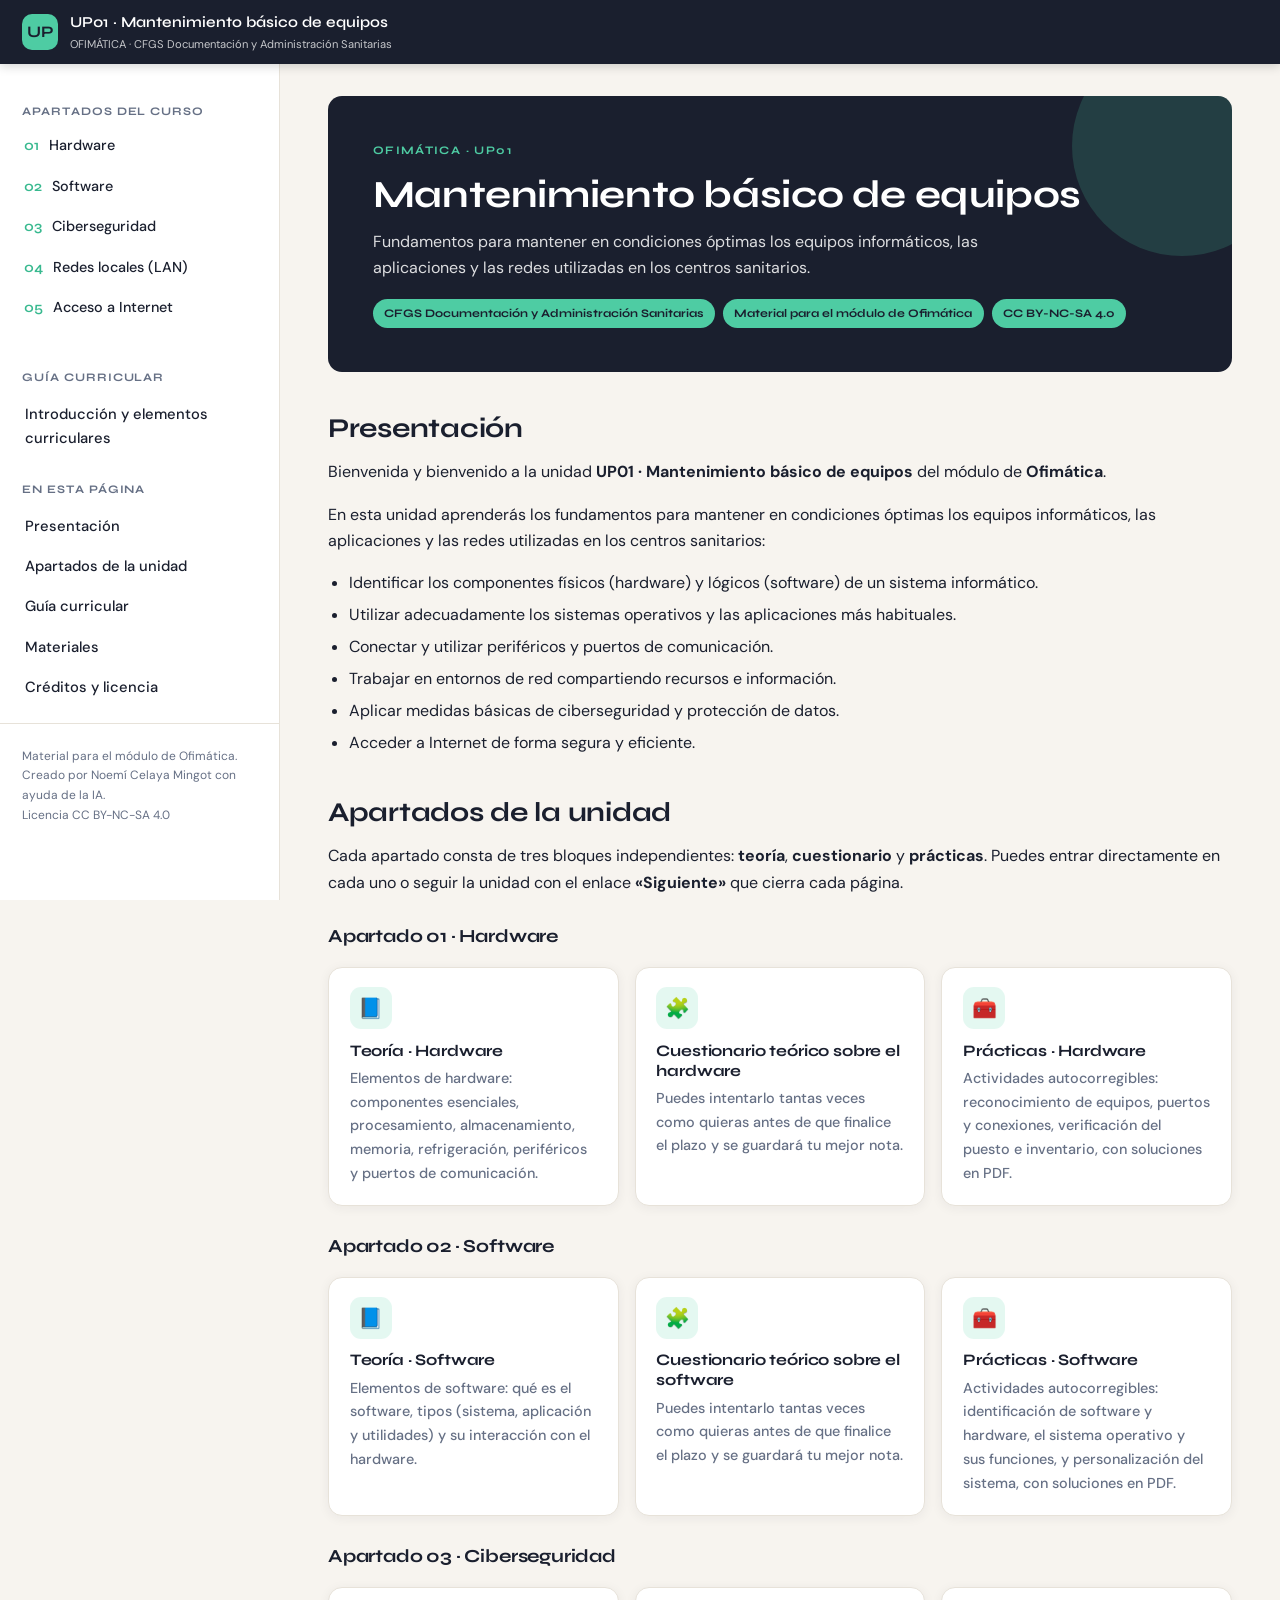
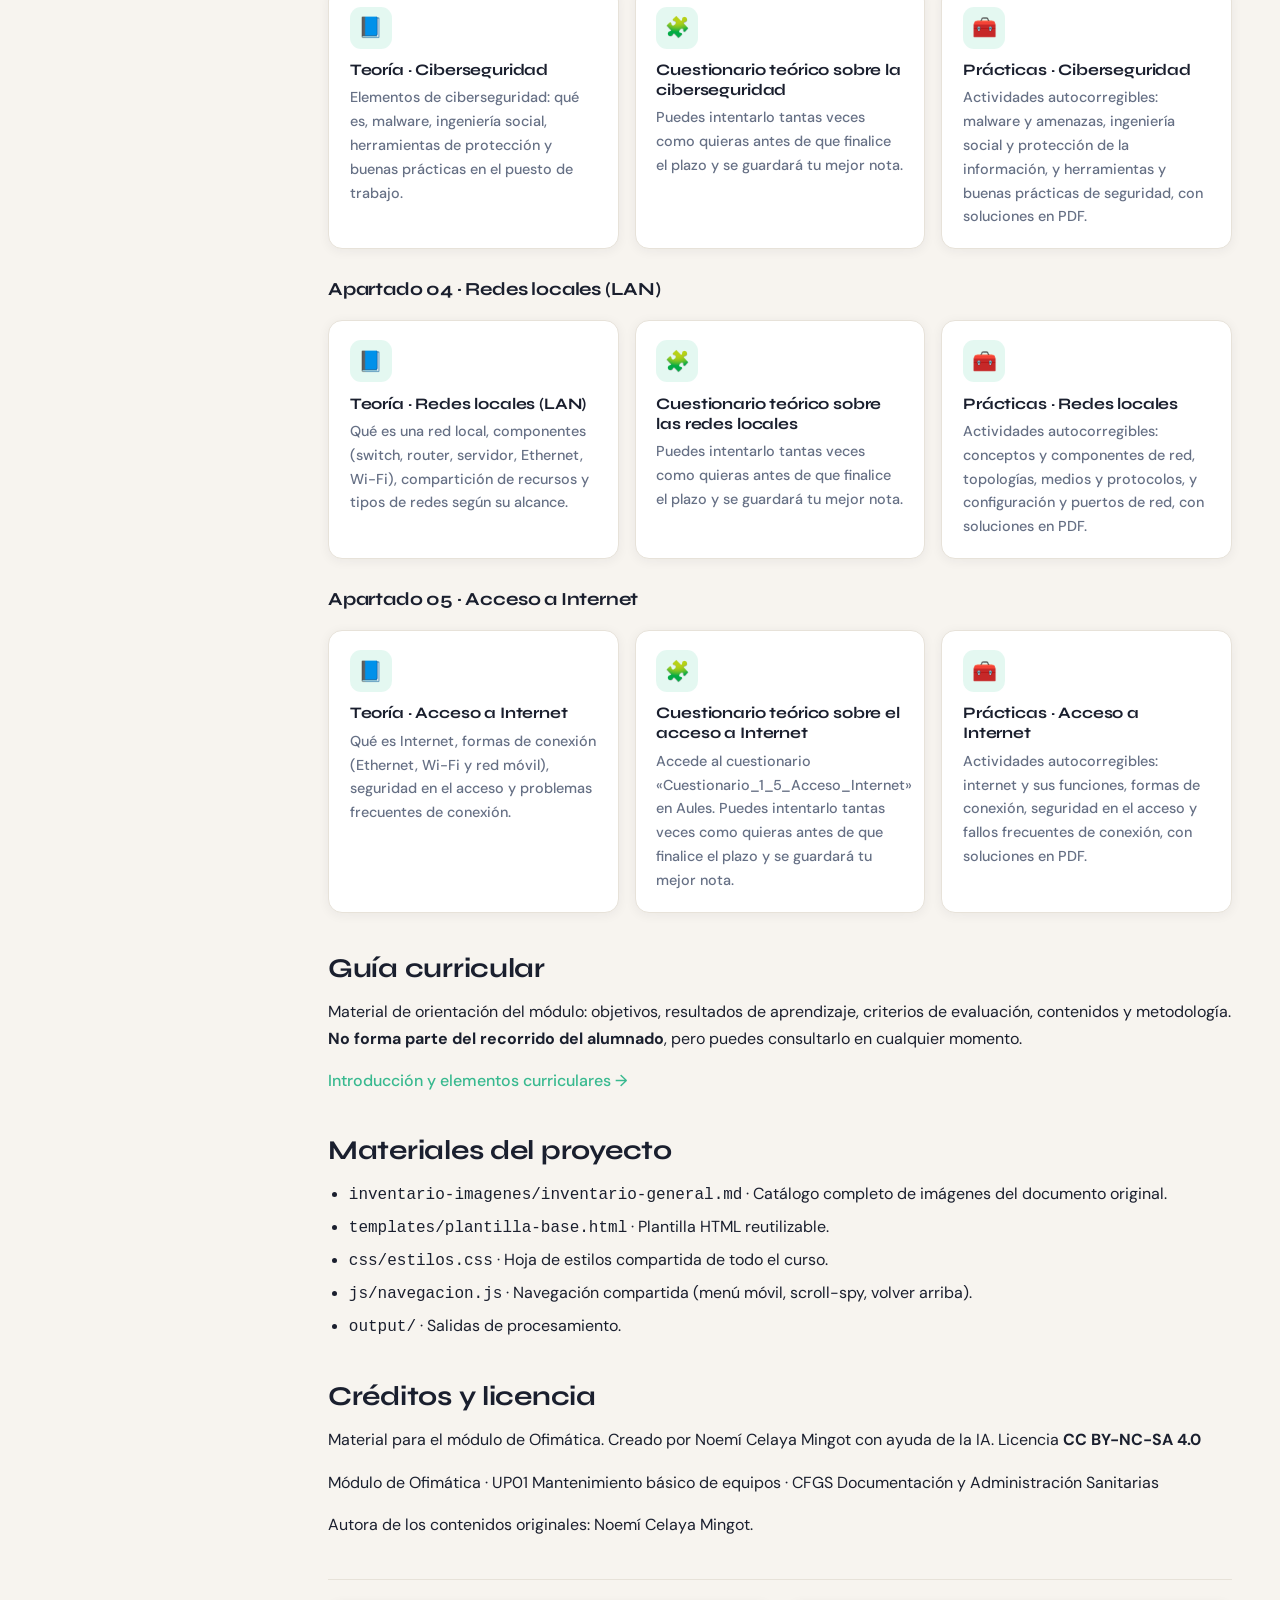
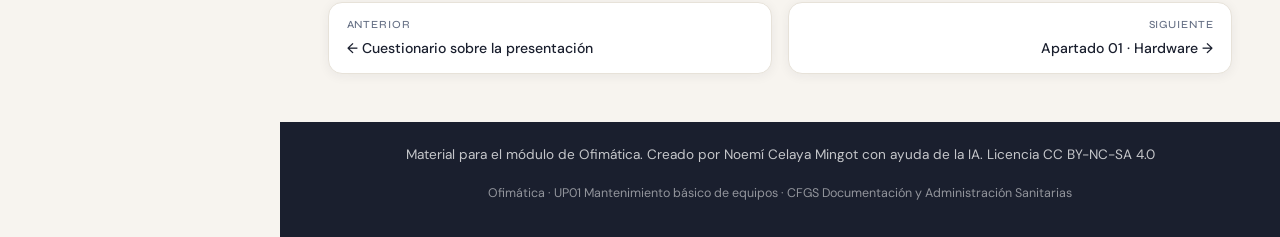
<file: index.html>
<!DOCTYPE html>
<html lang="es">
<head>
  <meta charset="UTF-8">
  <meta name="viewport" content="width=device-width, initial-scale=1.0">
  <meta name="description" content="OFIMÁTICA. UP01 Mantenimiento básico de equipos. CFGS Documentación y Administración Sanitarias. Creado por Noemí Celaya Mingot con ayuda de la IA.">
  <meta name="author" content="Noemí Celaya Mingot">
  <meta name="license" content="CC BY-NC-SA 4.0">
  <title>UP01 · Mantenimiento básico de equipos</title>

  <link rel="preconnect" href="https://fonts.googleapis.com">
  <link rel="preconnect" href="https://fonts.gstatic.com" crossorigin>
  <link href="https://fonts.googleapis.com/css2?family=Syne:wght@500;600;700;800&family=DM+Sans:ital,opsz,wght@0,9..40,300;0,9..40,400;0,9..40,500;0,9..40,600;0,9..40,700;1,9..40,400&display=swap" rel="stylesheet">

  <link rel="stylesheet" href="css/estilos.css">

  <link rel="icon" type="image/svg+xml" href="data:image/svg+xml,%3Csvg xmlns='http://www.w3.org/2000/svg' viewBox='0 0 32 32'%3E%3Crect width='32' height='32' rx='8' fill='%231A1F2E'/%3E%3Ctext x='16' y='21' font-family='Syne,sans-serif' font-size='14' font-weight='700' fill='%234ECCA3' text-anchor='middle'%3EUP%3C/text%3E%3C/svg%3E">
</head>
<body>

  <header class="header">
    <div class="header__brand">
      <button class="header__menu-btn" id="btnMenu" aria-label="Abrir menú" aria-expanded="false" aria-controls="sidebar">☰</button>
      <a href="index.html">
        <span class="header__logo">UP</span>
        <span class="header__title">
          UP01 · Mantenimiento básico de equipos
          <small>OFIMÁTICA · CFGS Documentación y Administración Sanitarias</small>
        </span>
      </a>
    </div>
  </header>

  <div class="layout">

    <aside class="sidebar" id="sidebar" aria-label="Menú de navegación">
      <nav>
        <div class="sidebar__section">
          <div class="sidebar__label">Apartados del curso</div>
          <ul class="sidebar__blocks">
            <li class="sidebar__block"><a href="01-hardware/index.html"><span>01</span> Hardware</a></li>
            <li class="sidebar__block"><a href="02-software/index.html"><span>02</span> Software</a></li>
            <li class="sidebar__block"><a href="03-ciberseguridad/index.html"><span>03</span> Ciberseguridad</a></li>
            <li class="sidebar__block"><a href="04-redes-lan/index.html"><span>04</span> Redes locales (LAN)</a></li>
            <li class="sidebar__block"><a href="05-acceso-internet/index.html"><span>05</span> Acceso a Internet</a></li>
          </ul>
        </div>
        <div class="sidebar__section">
          <div class="sidebar__label">Guía curricular</div>
          <a class="sidebar__link" href="00-introduccion-elementos-curriculares/index.html">Introducción y elementos curriculares</a>
        </div>
        <div class="sidebar__section">
          <div class="sidebar__label">En esta página</div>
          <a class="sidebar__link" href="#presentacion">Presentación</a>
          <a class="sidebar__link" href="#apartados">Apartados de la unidad</a>
          <a class="sidebar__link" href="#guia-curricular">Guía curricular</a>
          <a class="sidebar__link" href="#materiales">Materiales</a>
          <a class="sidebar__link" href="#creditos">Créditos y licencia</a>
        </div>
      </nav>
      <div class="sidebar__footer">
        Material para el módulo de Ofimática.<br>
        Creado por Noemí Celaya Mingot con ayuda de la IA.<br>
        Licencia CC BY-NC-SA 4.0
      </div>
    </aside>

    <main class="main" id="main">

      <section class="hero">
        <div class="hero__kicker">Ofimática · UP01</div>
        <h1>Mantenimiento básico de equipos</h1>
        <p>Fundamentos para mantener en condiciones óptimas los equipos informáticos, las aplicaciones y las redes utilizadas en los centros sanitarios.</p>
        <div class="hero__badges">
          <span class="hero__badge">CFGS Documentación y Administración Sanitarias</span>
          <span class="hero__badge">Material para el módulo de Ofimática</span>
          <span class="hero__badge">CC BY-NC-SA 4.0</span>
        </div>
      </section>

      <section id="presentacion">
        <h2>Presentación</h2>
        <p>Bienvenida y bienvenido a la unidad <strong>UP01 · Mantenimiento básico de equipos</strong> del módulo de <strong>Ofimática</strong>.</p>
        <p>En esta unidad aprenderás los fundamentos para mantener en condiciones óptimas los equipos informáticos, las aplicaciones y las redes utilizadas en los centros sanitarios:</p>
        <ul>
          <li>Identificar los componentes físicos (hardware) y lógicos (software) de un sistema informático.</li>
          <li>Utilizar adecuadamente los sistemas operativos y las aplicaciones más habituales.</li>
          <li>Conectar y utilizar periféricos y puertos de comunicación.</li>
          <li>Trabajar en entornos de red compartiendo recursos e información.</li>
          <li>Aplicar medidas básicas de ciberseguridad y protección de datos.</li>
          <li>Acceder a Internet de forma segura y eficiente.</li>
        </ul>
      </section>

      <section id="apartados">
        <h2>Apartados de la unidad</h2>
        <p>Cada apartado consta de tres bloques independientes: <strong>teoría</strong>, <strong>cuestionario</strong> y <strong>prácticas</strong>. Puedes entrar directamente en cada uno o seguir la unidad con el enlace <strong>«Siguiente»</strong> que cierra cada página.</p>

        <h3>Apartado 01 · Hardware</h3>
        <div class="card-grid">
          <a class="card" href="01-hardware/index.html">
            <div class="card__icon">📘</div>
            <h3>Teoría · Hardware</h3>
            <p>Elementos de hardware: componentes esenciales, procesamiento, almacenamiento, memoria, refrigeración, periféricos y puertos de comunicación.</p>
          </a>
          <a class="card" href="https://aules.edu.gva.es/fp/mod/quiz/view.php?id=11291377" target="_blank" rel="noopener">
            <div class="card__icon">🧩</div>
            <h3>Cuestionario teórico sobre el hardware</h3>
            <p>Puedes intentarlo tantas veces como quieras antes de que finalice el plazo y se guardará tu mejor nota.</p>
          </a>
          <a class="card" href="practico-hardware/index.html">
            <div class="card__icon">🧰</div>
            <h3>Prácticas · Hardware</h3>
            <p>Actividades autocorregibles: reconocimiento de equipos, puertos y conexiones, verificación del puesto e inventario, con soluciones en PDF.</p>
          </a>
        </div>

        <h3>Apartado 02 · Software</h3>
        <div class="card-grid">
          <a class="card" href="02-software/index.html">
            <div class="card__icon">📘</div>
            <h3>Teoría · Software</h3>
            <p>Elementos de software: qué es el software, tipos (sistema, aplicación y utilidades) y su interacción con el hardware.</p>
          </a>
          <a class="card" href="https://aules.edu.gva.es/fp/mod/quiz/view.php?id=11402081" target="_blank" rel="noopener">
            <div class="card__icon">🧩</div>
            <h3>Cuestionario teórico sobre el software</h3>
            <p>Puedes intentarlo tantas veces como quieras antes de que finalice el plazo y se guardará tu mejor nota.</p>
          </a>
          <a class="card" href="practico-software/index.html">
            <div class="card__icon">🧰</div>
            <h3>Prácticas · Software</h3>
            <p>Actividades autocorregibles: identificación de software y hardware, el sistema operativo y sus funciones, y personalización del sistema, con soluciones en PDF.</p>
          </a>
        </div>

        <h3>Apartado 03 · Ciberseguridad</h3>
        <div class="card-grid">
          <a class="card" href="03-ciberseguridad/index.html">
            <div class="card__icon">📘</div>
            <h3>Teoría · Ciberseguridad</h3>
            <p>Elementos de ciberseguridad: qué es, malware, ingeniería social, herramientas de protección y buenas prácticas en el puesto de trabajo.</p>
          </a>
          <a class="card" href="https://aules.edu.gva.es/fp/mod/quiz/view.php?id=11431133" target="_blank" rel="noopener">
            <div class="card__icon">🧩</div>
            <h3>Cuestionario teórico sobre la ciberseguridad</h3>
            <p>Puedes intentarlo tantas veces como quieras antes de que finalice el plazo y se guardará tu mejor nota.</p>
          </a>
          <a class="card" href="practico-ciberseguridad/index.html">
            <div class="card__icon">🧰</div>
            <h3>Prácticas · Ciberseguridad</h3>
            <p>Actividades autocorregibles: malware y amenazas, ingeniería social y protección de la información, y herramientas y buenas prácticas de seguridad, con soluciones en PDF.</p>
          </a>
        </div>

        <h3>Apartado 04 · Redes locales (LAN)</h3>
        <div class="card-grid">
          <a class="card" href="04-redes-lan/index.html">
            <div class="card__icon">📘</div>
            <h3>Teoría · Redes locales (LAN)</h3>
            <p>Qué es una red local, componentes (switch, router, servidor, Ethernet, Wi-Fi), compartición de recursos y tipos de redes según su alcance.</p>
          </a>
          <a class="card" href="https://aules.edu.gva.es/fp/mod/quiz/view.php?id=11522903" target="_blank" rel="noopener">
            <div class="card__icon">🧩</div>
            <h3>Cuestionario teórico sobre las redes locales</h3>
            <p>Puedes intentarlo tantas veces como quieras antes de que finalice el plazo y se guardará tu mejor nota.</p>
          </a>
          <a class="card" href="practico-redes-lan/index.html">
            <div class="card__icon">🧰</div>
            <h3>Prácticas · Redes locales</h3>
            <p>Actividades autocorregibles: conceptos y componentes de red, topologías, medios y protocolos, y configuración y puertos de red, con soluciones en PDF.</p>
          </a>
        </div>

        <h3>Apartado 05 · Acceso a Internet</h3>
        <div class="card-grid">
          <a class="card" href="05-acceso-internet/index.html">
            <div class="card__icon">📘</div>
            <h3>Teoría · Acceso a Internet</h3>
            <p>Qué es Internet, formas de conexión (Ethernet, Wi-Fi y red móvil), seguridad en el acceso y problemas frecuentes de conexión.</p>
          </a>
          <a class="card" href="https://aules.edu.gva.es/fp/mod/quiz/view.php?id=11565413" target="_blank" rel="noopener">
            <div class="card__icon">🧩</div>
            <h3>Cuestionario teórico sobre el acceso a Internet</h3>
            <p>Accede al cuestionario «Cuestionario_1_5_Acceso_Internet» en Aules. Puedes intentarlo tantas veces como quieras antes de que finalice el plazo y se guardará tu mejor nota.</p>
          </a>
          <a class="card" href="practico-acceso-internet/index.html">
            <div class="card__icon">🧰</div>
            <h3>Prácticas · Acceso a Internet</h3>
            <p>Actividades autocorregibles: internet y sus funciones, formas de conexión, seguridad en el acceso y fallos frecuentes de conexión, con soluciones en PDF.</p>
          </a>
        </div>
      </section>

      <section id="guia-curricular">
        <h2>Guía curricular</h2>
        <p>Material de orientación del módulo: objetivos, resultados de aprendizaje, criterios de evaluación, contenidos y metodología. <strong>No forma parte del recorrido del alumnado</strong>, pero puedes consultarlo en cualquier momento.</p>
        <p><a href="00-introduccion-elementos-curriculares/index.html">Introducción y elementos curriculares →</a></p>
      </section>

      <section id="materiales">
        <h2>Materiales del proyecto</h2>
        <ul>
          <li><code>inventario-imagenes/inventario-general.md</code> · Catálogo completo de imágenes del documento original.</li>
          <li><code>templates/plantilla-base.html</code> · Plantilla HTML reutilizable.</li>
          <li><code>css/estilos.css</code> · Hoja de estilos compartida de todo el curso.</li>
          <li><code>js/navegacion.js</code> · Navegación compartida (menú móvil, scroll-spy, volver arriba).</li>
          <li><code>output/</code> · Salidas de procesamiento.</li>
        </ul>
      </section>

      <section id="creditos">
        <h2>Créditos y licencia</h2>
        <p>Material para el módulo de Ofimática. Creado por Noemí Celaya Mingot con ayuda de la IA. Licencia <strong>CC BY-NC-SA 4.0</strong></p>
        <p>Módulo de Ofimática · UP01 Mantenimiento básico de equipos · CFGS Documentación y Administración Sanitarias</p>
        <p>Autora de los contenidos originales: Noemí Celaya Mingot.</p>
      </section>

      <nav class="page-nav">
        <a class="page-nav__item" href="https://aules.edu.gva.es/fp/mod/quiz/view.php?id=11231945" target="_blank" rel="noopener">
          <small>Anterior</small>
          ← Cuestionario sobre la presentación
        </a>
        <a class="page-nav__item page-nav__item--next" href="01-hardware/index.html">
          <small>Siguiente</small>
          Apartado 01 · Hardware →
        </a>
      </nav>

    </main>

  </div>

  <footer class="footer">
    <p>Material para el módulo de Ofimática. Creado por Noemí Celaya Mingot con ayuda de la IA. Licencia CC BY-NC-SA 4.0</p>
    <p style="margin-top:0.3rem; font-size:0.78rem; opacity:0.7">
      Ofimática · UP01 Mantenimiento básico de equipos · CFGS Documentación y Administración Sanitarias
    </p>
  </footer>

  <button class="backtotop" id="btnTop" aria-label="Volver arriba">↑</button>

  <script src="js/navegacion.js"></script>
</body>
</html>
</file>
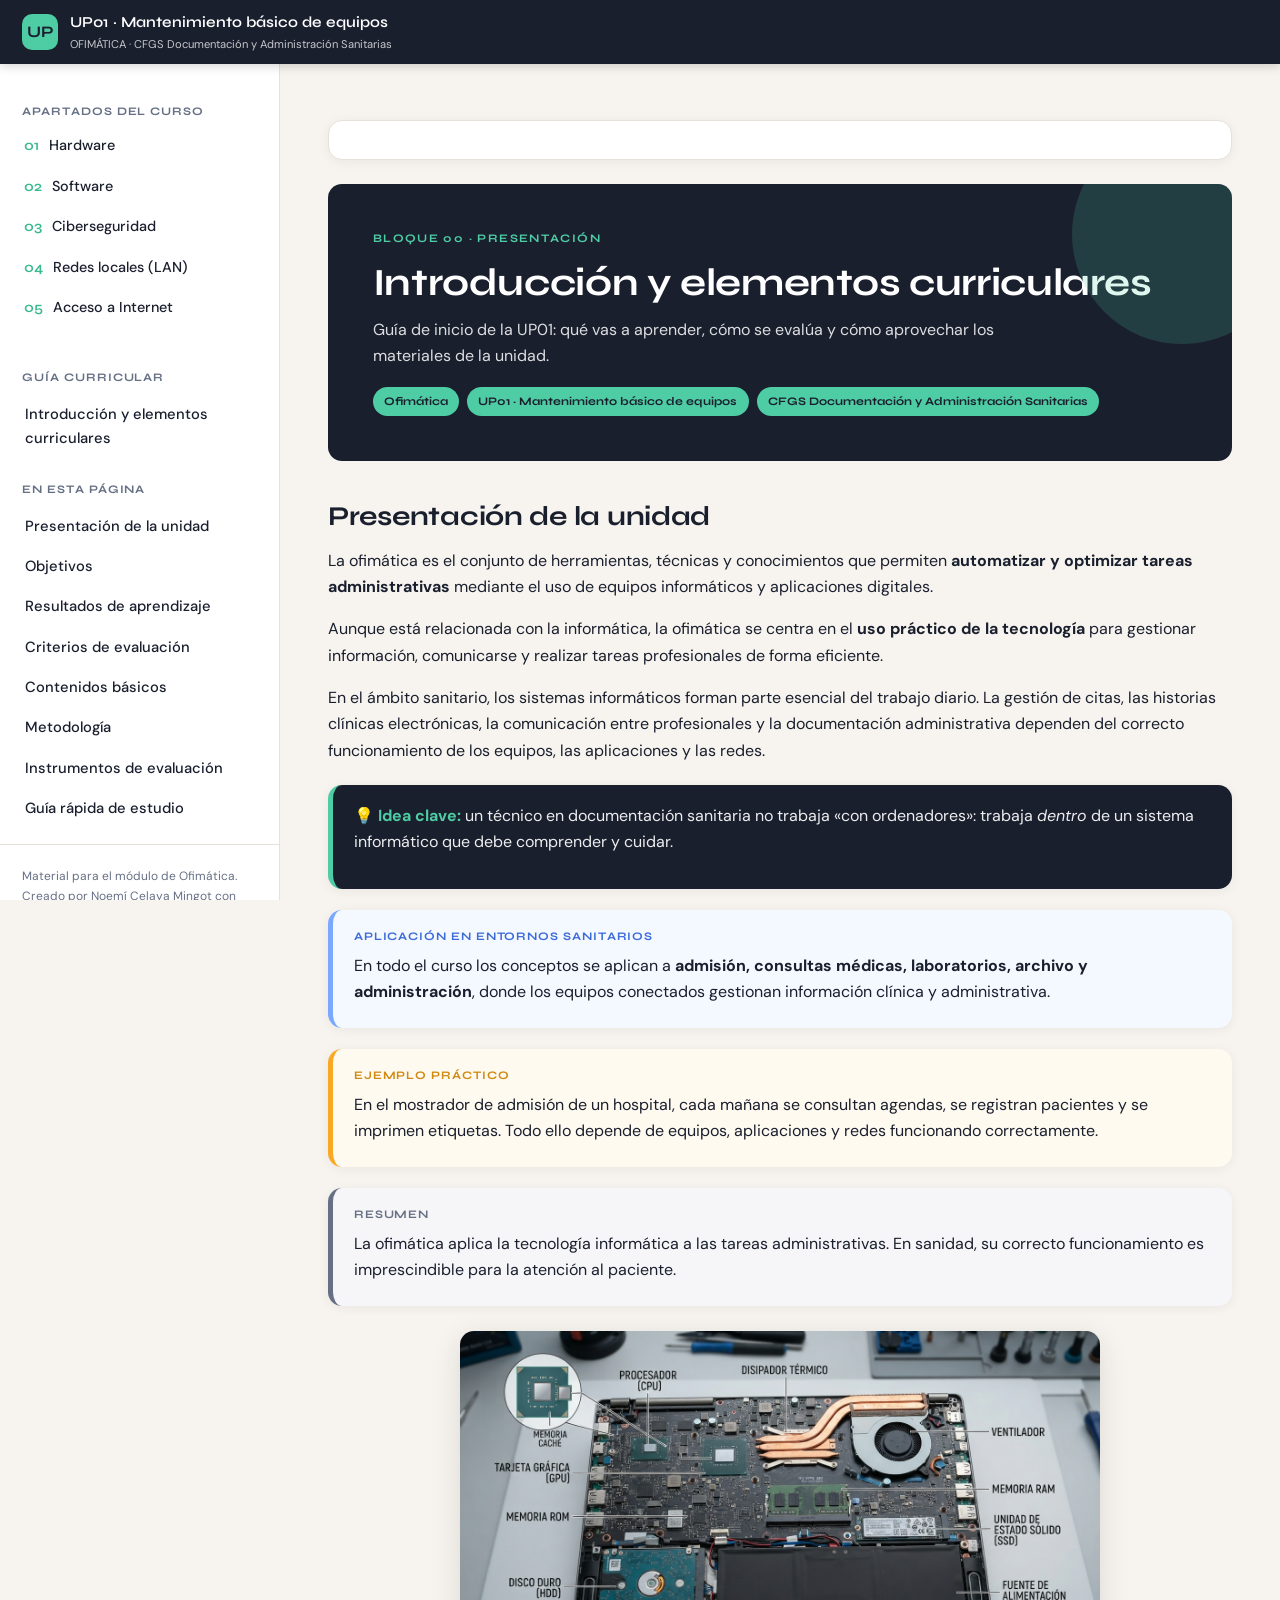
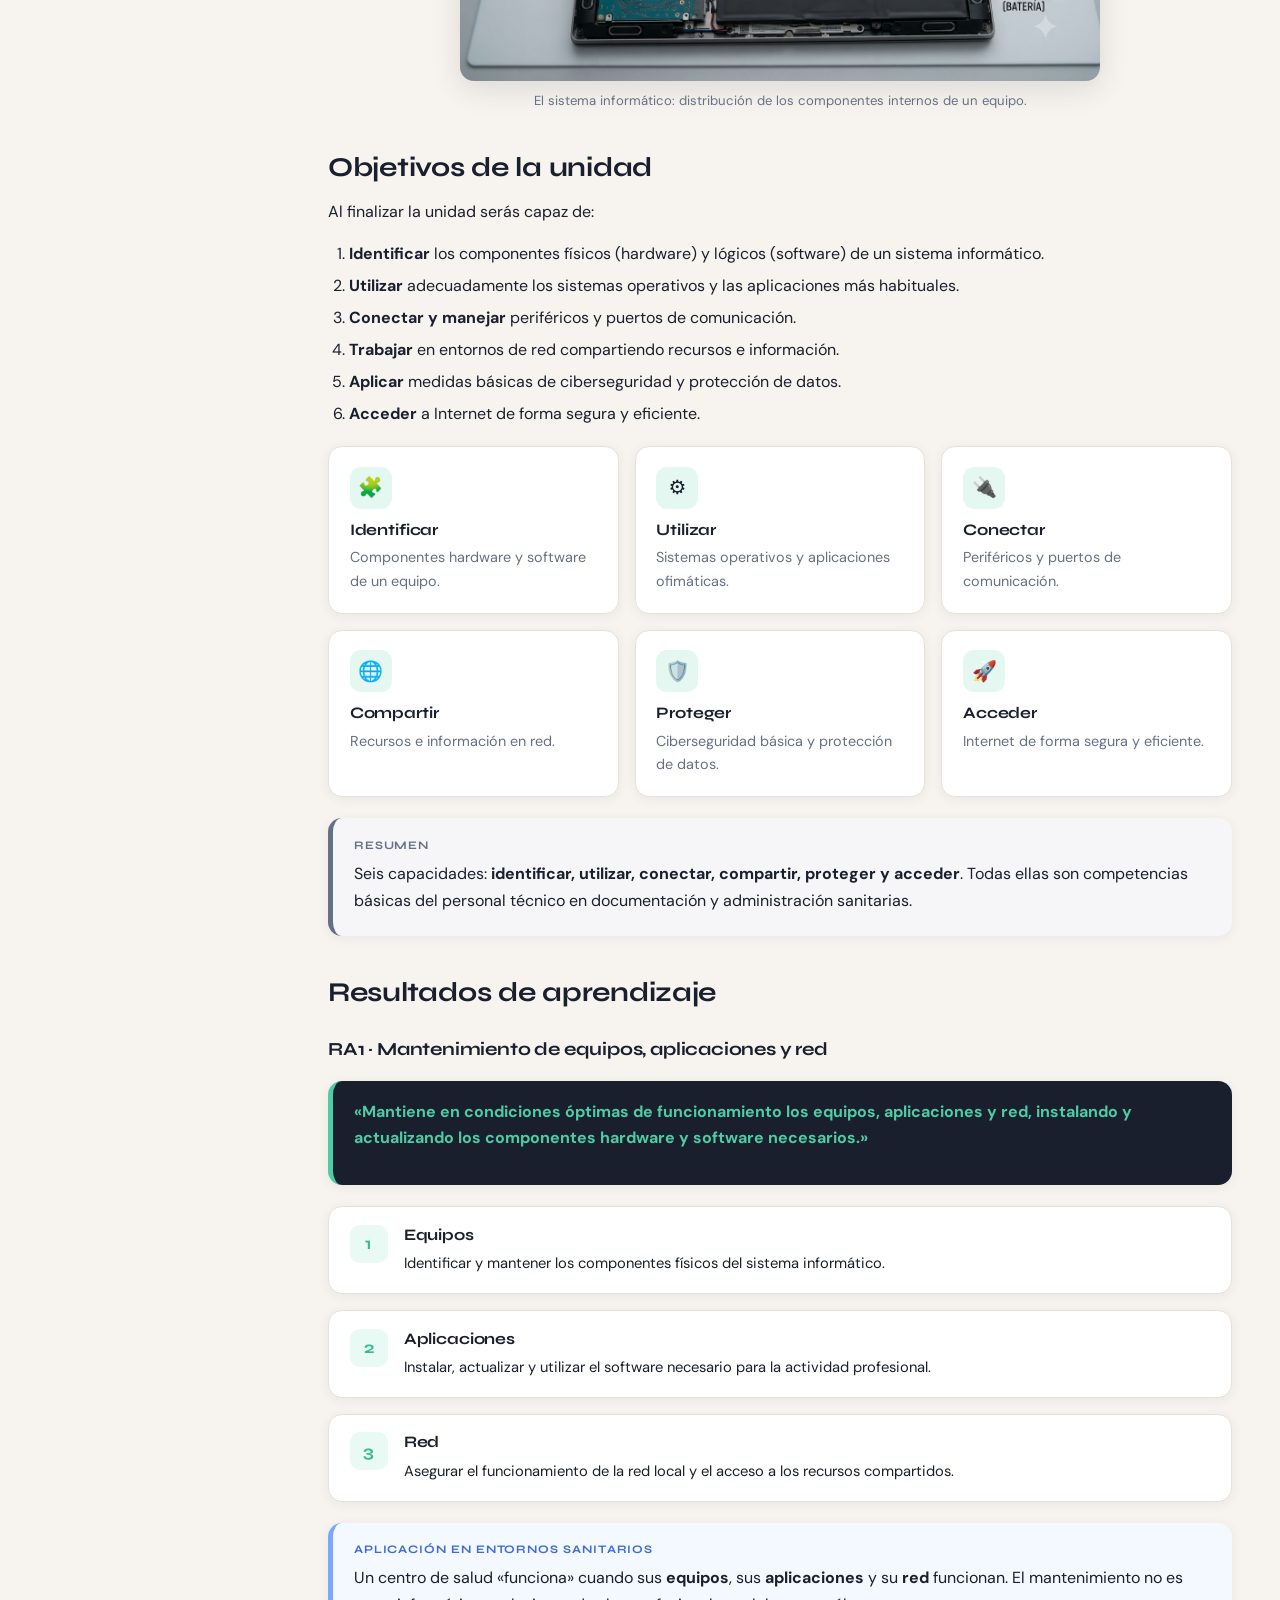
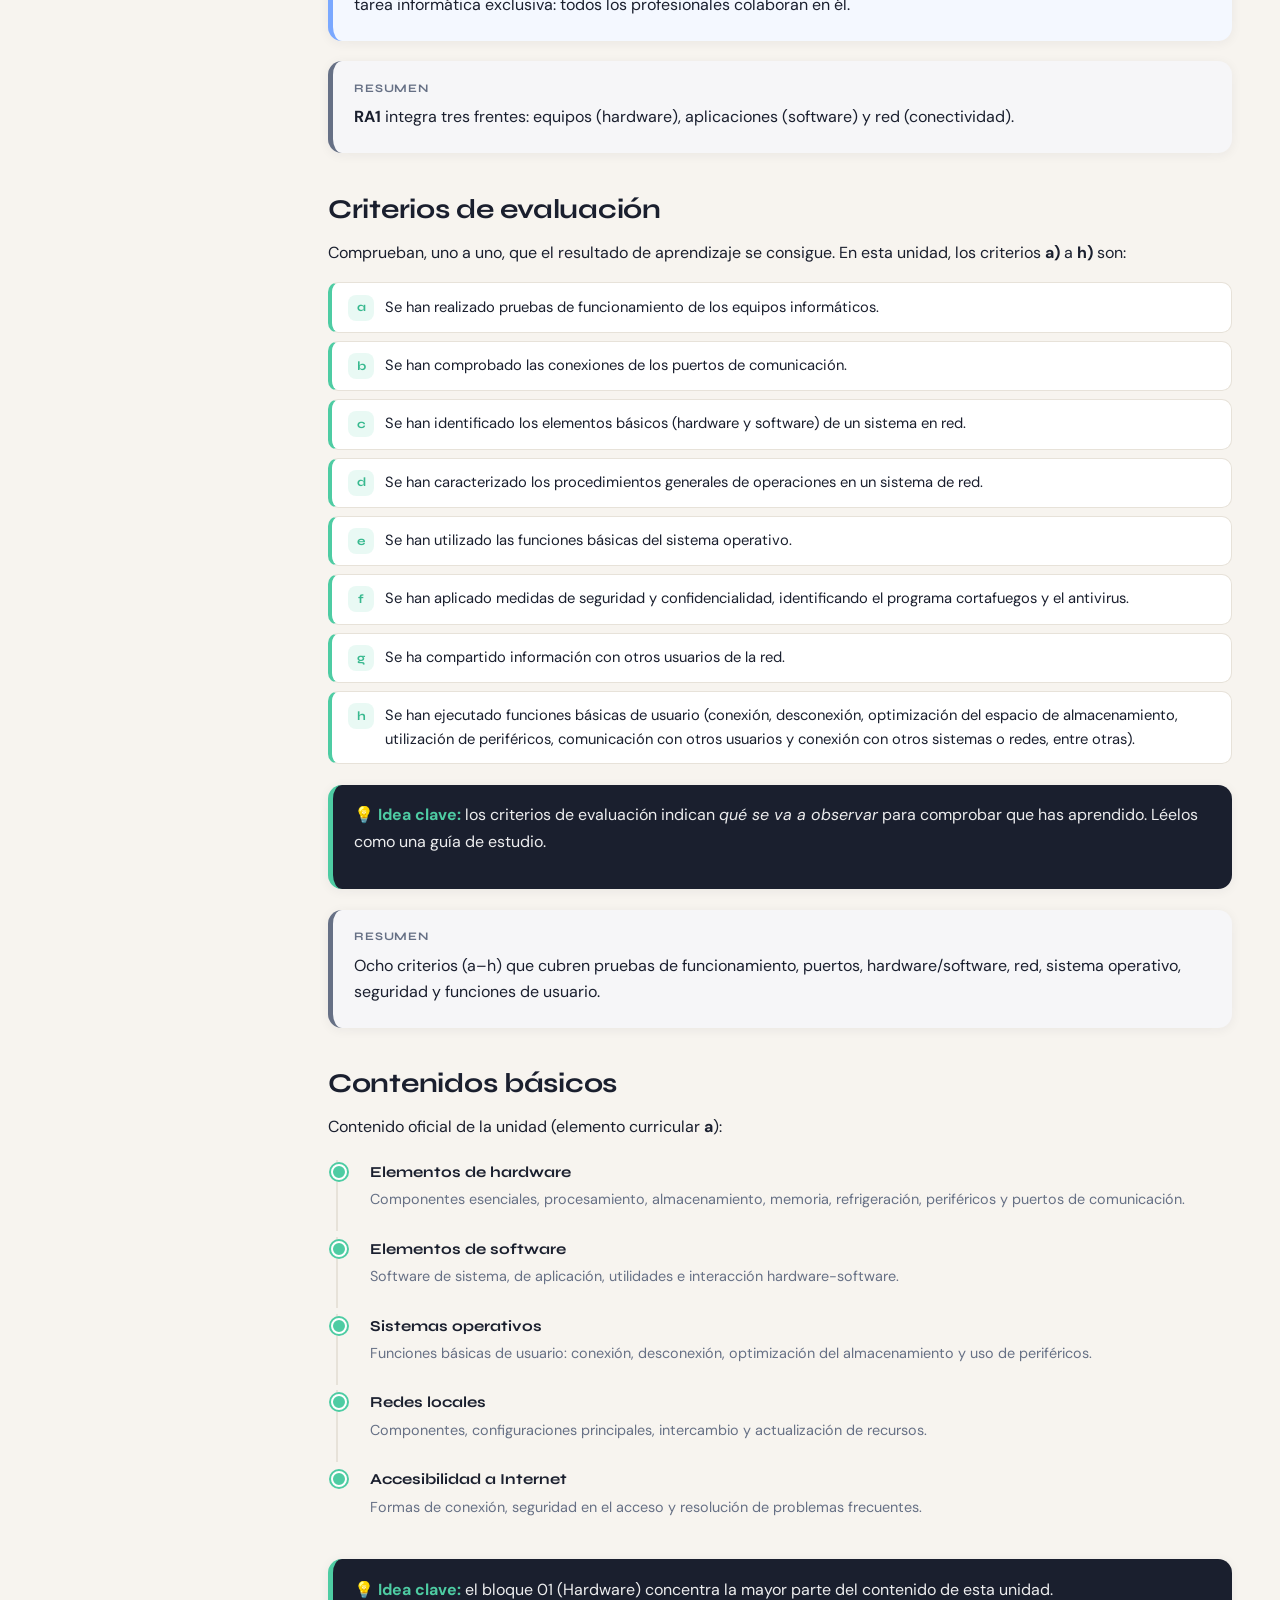
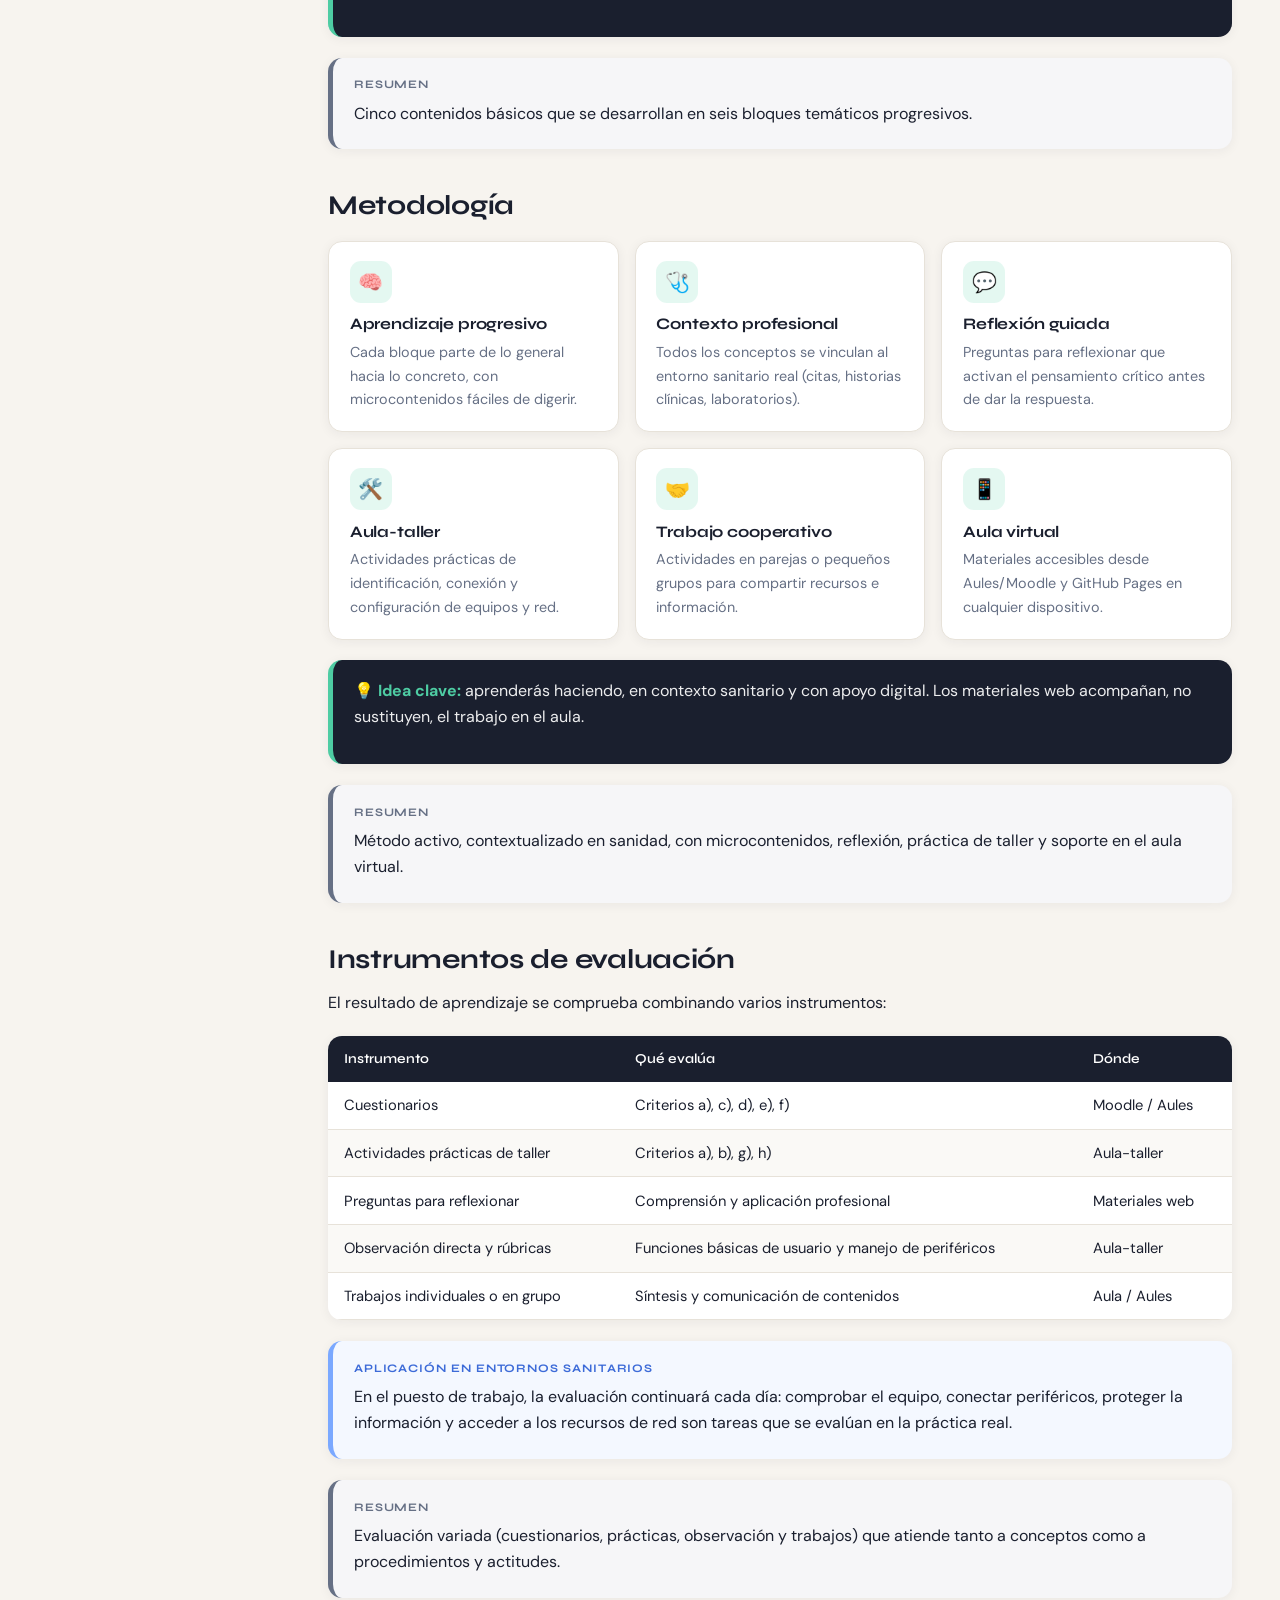
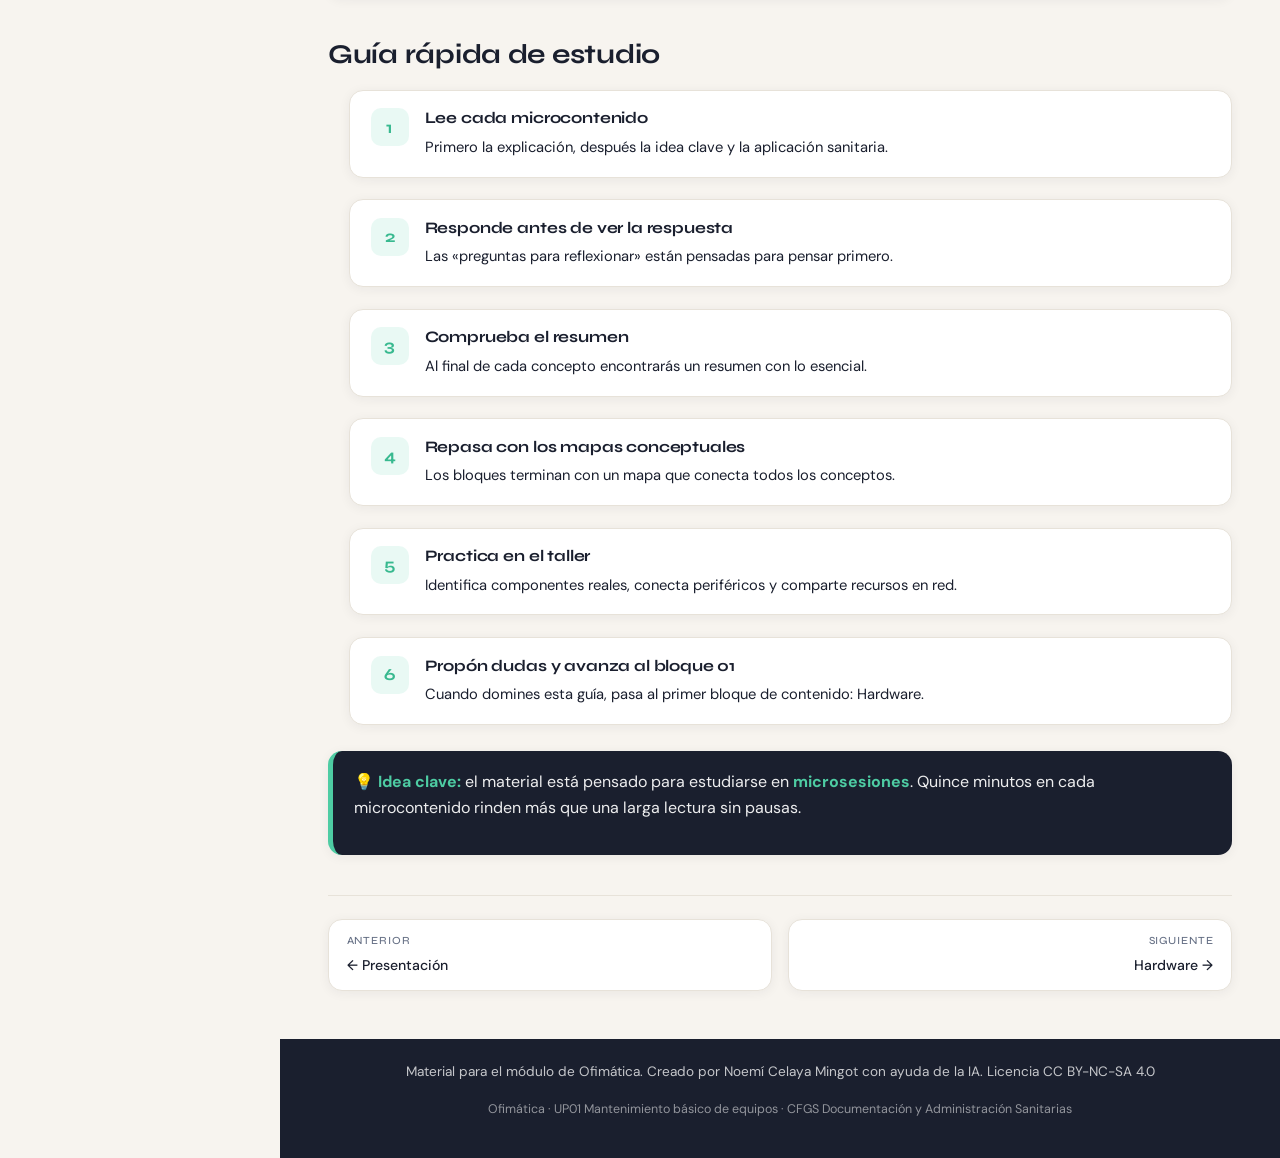
<file: 00-introduccion-elementos-curriculares/index.html>
<!DOCTYPE html>
<html lang="es">
<head>
  <meta charset="UTF-8">
  <meta name="viewport" content="width=device-width, initial-scale=1.0">
  <meta name="description" content="Bloque 00. Introducción y elementos curriculares de la UP01 Mantenimiento básico de equipos. CFGS Documentación y Administración Sanitarias.">
  <meta name="author" content="Noemí Celaya Mingot">
  <meta name="license" content="CC BY-NC-SA 4.0">
  <title>Bloque 00 · Introducción y elementos curriculares · UP01</title>

  <link rel="preconnect" href="https://fonts.googleapis.com">
  <link rel="preconnect" href="https://fonts.gstatic.com" crossorigin>
  <link href="https://fonts.googleapis.com/css2?family=Syne:wght@500;600;700;800&family=DM+Sans:ital,opsz,wght@0,9..40,300;0,9..40,400;0,9..40,500;0,9..40,600;0,9..40,700;1,9..40,400&display=swap" rel="stylesheet">

  <link rel="stylesheet" href="../css/estilos.css">

  <link rel="icon" type="image/svg+xml" href="data:image/svg+xml,%3Csvg xmlns='http://www.w3.org/2000/svg' viewBox='0 0 32 32'%3E%3Crect width='32' height='32' rx='8' fill='%231A1F2E'/%3E%3Ctext x='16' y='21' font-family='Syne,sans-serif' font-size='14' font-weight='700' fill='%234ECCA3' text-anchor='middle'%3EUP%3C/text%3E%3C/svg%3E">
</head>
<body>

  <!-- ================= CABECERA FIJA ================= -->
  <header class="header">
    <div class="header__brand">
      <button class="header__menu-btn" id="btnMenu" aria-label="Abrir menú" aria-expanded="false" aria-controls="sidebar">☰</button>
      <a href="../index.html">
        <span class="header__logo">UP</span>
        <span class="header__title">
          UP01 · Mantenimiento básico de equipos
          <small>OFIMÁTICA · CFGS Documentación y Administración Sanitarias</small>
        </span>
      </a>
    </div>
  </header>

  <div class="layout">

    <!-- ================= MENÚ LATERAL FIJO ================= -->
    <aside class="sidebar" id="sidebar" aria-label="Menú de navegación">
      <nav>
        <div class="sidebar__section">
          <div class="sidebar__label">Apartados del curso</div>
          <ul class="sidebar__blocks">
            <li class="sidebar__block"><a href="../01-hardware/index.html"><span>01</span> Hardware</a></li>
            <li class="sidebar__block"><a href="../02-software/index.html"><span>02</span> Software</a></li>
            <li class="sidebar__block"><a href="../03-ciberseguridad/index.html"><span>03</span> Ciberseguridad</a></li>
            <li class="sidebar__block"><a href="../04-redes-lan/index.html"><span>04</span> Redes locales (LAN)</a></li>
            <li class="sidebar__block"><a href="../05-acceso-internet/index.html"><span>05</span> Acceso a Internet</a></li>
          </ul>
        </div>
        <div class="sidebar__section">
          <div class="sidebar__label">Guía curricular</div>
          <a class="sidebar__link" href="index.html">Introducción y elementos curriculares</a>
        </div>
        <div class="sidebar__section">
          <div class="sidebar__label">En esta página</div>
          <a class="sidebar__link" href="#presentacion">Presentación de la unidad</a>
          <a class="sidebar__link" href="#objetivos">Objetivos</a>
          <a class="sidebar__link" href="#resultados-aprendizaje">Resultados de aprendizaje</a>
          <a class="sidebar__link" href="#criterios-evaluacion">Criterios de evaluación</a>
          <a class="sidebar__link" href="#contenidos">Contenidos básicos</a>
          <a class="sidebar__link" href="#metodologia">Metodología</a>
          <a class="sidebar__link" href="#evaluacion">Instrumentos de evaluación</a>
          <a class="sidebar__link" href="#guia-estudio">Guía rápida de estudio</a>
        </div>
      </nav>
      <div class="sidebar__footer">
        Material para el módulo de Ofimática.<br>
        Creado por Noemí Celaya Mingot con ayuda de la IA.<br>
        Licencia CC BY-NC-SA 4.0
      </div>
    </aside>

    <!-- ================= CONTENIDO PRINCIPAL ================= -->
    <main class="main" id="main">

      <!-- TOC AUTOMÁTICO -->
      <div class="toc" id="toc-automatico"></div>

      <section class="hero">
        <div class="hero__kicker">Bloque 00 · Presentación</div>
        <h1>Introducción y elementos curriculares</h1>
        <p>Guía de inicio de la UP01: qué vas a aprender, cómo se evalúa y cómo aprovechar los materiales de la unidad.</p>
        <div class="hero__badges">
          <span class="hero__badge">Ofimática</span>
          <span class="hero__badge">UP01 · Mantenimiento básico de equipos</span>
          <span class="hero__badge">CFGS Documentación y Administración Sanitarias</span>
        </div>
      </section>

      <!-- ============ PRESENTACIÓN ============ -->
      <section id="presentacion">
        <h2>Presentación de la unidad</h2>
        <p>La ofimática es el conjunto de herramientas, técnicas y conocimientos que permiten <strong>automatizar y optimizar tareas administrativas</strong> mediante el uso de equipos informáticos y aplicaciones digitales.</p>
        <p>Aunque está relacionada con la informática, la ofimática se centra en el <strong>uso práctico de la tecnología</strong> para gestionar información, comunicarse y realizar tareas profesionales de forma eficiente.</p>
        <p>En el ámbito sanitario, los sistemas informáticos forman parte esencial del trabajo diario. La gestión de citas, las historias clínicas electrónicas, la comunicación entre profesionales y la documentación administrativa dependen del correcto funcionamiento de los equipos, las aplicaciones y las redes.</p>

        <div class="callout callout--key">
          <p><strong>💡 Idea clave:</strong> un técnico en documentación sanitaria no trabaja «con ordenadores»: trabaja <em>dentro</em> de un sistema informático que debe comprender y cuidar.</p>
        </div>

        <div class="callout callout--health">
          <p>En todo el curso los conceptos se aplican a <strong>admisión, consultas médicas, laboratorios, archivo y administración</strong>, donde los equipos conectados gestionan información clínica y administrativa.</p>
        </div>

        <div class="callout callout--example">
          <p>En el mostrador de admisión de un hospital, cada mañana se consultan agendas, se registran pacientes y se imprimen etiquetas. Todo ello depende de equipos, aplicaciones y redes funcionando correctamente.</p>
        </div>

        <div class="callout callout--summary">
          <p>La ofimática aplica la tecnología informática a las tareas administrativas. En sanidad, su correcto funcionamiento es imprescindible para la atención al paciente.</p>
        </div>

        <figure class="image-figure image-figure--centered">
          <img src="../images/generales/distribucion-componentes.png" alt="Distribución de los componentes internos de un ordenador: placa base, procesador, memoria y sistema de refrigeración." loading="lazy">
          <figcaption>El sistema informático: distribución de los componentes internos de un equipo.</figcaption>
        </figure>
      </section>

      <!-- ============ OBJETIVOS ============ -->
      <section id="objetivos">
        <h2>Objetivos de la unidad</h2>
        <p>Al finalizar la unidad serás capaz de:</p>
        <ol>
          <li><strong>Identificar</strong> los componentes físicos (hardware) y lógicos (software) de un sistema informático.</li>
          <li><strong>Utilizar</strong> adecuadamente los sistemas operativos y las aplicaciones más habituales.</li>
          <li><strong>Conectar y manejar</strong> periféricos y puertos de comunicación.</li>
          <li><strong>Trabajar</strong> en entornos de red compartiendo recursos e información.</li>
          <li><strong>Aplicar</strong> medidas básicas de ciberseguridad y protección de datos.</li>
          <li><strong>Acceder</strong> a Internet de forma segura y eficiente.</li>
        </ol>

        <div class="card-grid">
          <div class="card">
            <div class="card__icon">🧩</div>
            <h3>Identificar</h3>
            <p>Componentes hardware y software de un equipo.</p>
          </div>
          <div class="card">
            <div class="card__icon">⚙️</div>
            <h3>Utilizar</h3>
            <p>Sistemas operativos y aplicaciones ofimáticas.</p>
          </div>
          <div class="card">
            <div class="card__icon">🔌</div>
            <h3>Conectar</h3>
            <p>Periféricos y puertos de comunicación.</p>
          </div>
          <div class="card">
            <div class="card__icon">🌐</div>
            <h3>Compartir</h3>
            <p>Recursos e información en red.</p>
          </div>
          <div class="card">
            <div class="card__icon">🛡️</div>
            <h3>Proteger</h3>
            <p>Ciberseguridad básica y protección de datos.</p>
          </div>
          <div class="card">
            <div class="card__icon">🚀</div>
            <h3>Acceder</h3>
            <p>Internet de forma segura y eficiente.</p>
          </div>
        </div>

        <div class="callout callout--summary">
          <p>Seis capacidades: <strong>identificar, utilizar, conectar, compartir, proteger y acceder</strong>. Todas ellas son competencias básicas del personal técnico en documentación y administración sanitarias.</p>
        </div>
      </section>

      <!-- ============ RESULTADOS DE APRENDIZAJE ============ -->
      <section id="resultados-aprendizaje">
        <h2>Resultados de aprendizaje</h2>
        <h3>RA1 · Mantenimiento de equipos, aplicaciones y red</h3>
        <div class="callout callout--key">
          <p><strong>«Mantiene en condiciones óptimas de funcionamiento los equipos, aplicaciones y red, instalando y actualizando los componentes hardware y software necesarios.»</strong></p>
        </div>

        <div class="steps">
          <div class="step">
            <div class="step__num">1</div>
            <div>
              <h4>Equipos</h4>
              <p>Identificar y mantener los componentes físicos del sistema informático.</p>
            </div>
          </div>
          <div class="step">
            <div class="step__num">2</div>
            <div>
              <h4>Aplicaciones</h4>
              <p>Instalar, actualizar y utilizar el software necesario para la actividad profesional.</p>
            </div>
          </div>
          <div class="step">
            <div class="step__num">3</div>
            <div>
              <h4>Red</h4>
              <p>Asegurar el funcionamiento de la red local y el acceso a los recursos compartidos.</p>
            </div>
          </div>
        </div>

        <div class="callout callout--health">
          <p>Un centro de salud «funciona» cuando sus <strong>equipos</strong>, sus <strong>aplicaciones</strong> y su <strong>red</strong> funcionan. El mantenimiento no es tarea informática exclusiva: todos los profesionales colaboran en él.</p>
        </div>

        <div class="callout callout--summary">
          <p><strong>RA1</strong> integra tres frentes: equipos (hardware), aplicaciones (software) y red (conectividad).</p>
        </div>
      </section>

      <!-- ============ CRITERIOS DE EVALUACIÓN ============ -->
      <section id="criterios-evaluacion">
        <h2>Criterios de evaluación</h2>
        <p>Comprueban, uno a uno, que el resultado de aprendizaje se consigue. En esta unidad, los criterios <strong>a)</strong> a <strong>h)</strong> son:</p>

        <ul class="ce-list">
          <li><span class="ce-letter">a</span> Se han realizado pruebas de funcionamiento de los equipos informáticos.</li>
          <li><span class="ce-letter">b</span> Se han comprobado las conexiones de los puertos de comunicación.</li>
          <li><span class="ce-letter">c</span> Se han identificado los elementos básicos (hardware y software) de un sistema en red.</li>
          <li><span class="ce-letter">d</span> Se han caracterizado los procedimientos generales de operaciones en un sistema de red.</li>
          <li><span class="ce-letter">e</span> Se han utilizado las funciones básicas del sistema operativo.</li>
          <li><span class="ce-letter">f</span> Se han aplicado medidas de seguridad y confidencialidad, identificando el programa cortafuegos y el antivirus.</li>
          <li><span class="ce-letter">g</span> Se ha compartido información con otros usuarios de la red.</li>
          <li><span class="ce-letter">h</span> Se han ejecutado funciones básicas de usuario (conexión, desconexión, optimización del espacio de almacenamiento, utilización de periféricos, comunicación con otros usuarios y conexión con otros sistemas o redes, entre otras).</li>
        </ul>

        <div class="callout callout--key">
          <p><strong>💡 Idea clave:</strong> los criterios de evaluación indican <em>qué se va a observar</em> para comprobar que has aprendido. Léelos como una guía de estudio.</p>
        </div>

        <div class="callout callout--summary">
          <p>Ocho criterios (a–h) que cubren pruebas de funcionamiento, puertos, hardware/software, red, sistema operativo, seguridad y funciones de usuario.</p>
        </div>
      </section>

      <!-- ============ CONTENIDOS BÁSICOS ============ -->
      <section id="contenidos">
        <h2>Contenidos básicos</h2>
        <p>Contenido oficial de la unidad (elemento curricular <strong>a</strong>):</p>

        <ul class="timeline">
          <li>
            <strong>Elementos de hardware</strong>
            <p>Componentes esenciales, procesamiento, almacenamiento, memoria, refrigeración, periféricos y puertos de comunicación.</p>
          </li>
          <li>
            <strong>Elementos de software</strong>
            <p>Software de sistema, de aplicación, utilidades e interacción hardware-software.</p>
          </li>
          <li>
            <strong>Sistemas operativos</strong>
            <p>Funciones básicas de usuario: conexión, desconexión, optimización del almacenamiento y uso de periféricos.</p>
          </li>
          <li>
            <strong>Redes locales</strong>
            <p>Componentes, configuraciones principales, intercambio y actualización de recursos.</p>
          </li>
          <li>
            <strong>Accesibilidad a Internet</strong>
            <p>Formas de conexión, seguridad en el acceso y resolución de problemas frecuentes.</p>
          </li>
        </ul>

        <div class="callout callout--key">
          <p><strong>💡 Idea clave:</strong> el bloque 01 (Hardware) concentra la mayor parte del contenido de esta unidad.</p>
        </div>

        <div class="callout callout--summary">
          <p>Cinco contenidos básicos que se desarrollan en seis bloques temáticos progresivos.</p>
        </div>
      </section>

      <!-- ============ METODOLOGÍA ============ -->
      <section id="metodologia">
        <h2>Metodología</h2>

        <div class="card-grid">
          <div class="card">
            <div class="card__icon">🧠</div>
            <h3>Aprendizaje progresivo</h3>
            <p>Cada bloque parte de lo general hacia lo concreto, con microcontenidos fáciles de digerir.</p>
          </div>
          <div class="card">
            <div class="card__icon">🩺</div>
            <h3>Contexto profesional</h3>
            <p>Todos los conceptos se vinculan al entorno sanitario real (citas, historias clínicas, laboratorios).</p>
          </div>
          <div class="card">
            <div class="card__icon">💬</div>
            <h3>Reflexión guiada</h3>
            <p>Preguntas para reflexionar que activan el pensamiento crítico antes de dar la respuesta.</p>
          </div>
          <div class="card">
            <div class="card__icon">🛠️</div>
            <h3>Aula-taller</h3>
            <p>Actividades prácticas de identificación, conexión y configuración de equipos y red.</p>
          </div>
          <div class="card">
            <div class="card__icon">🤝</div>
            <h3>Trabajo cooperativo</h3>
            <p>Actividades en parejas o pequeños grupos para compartir recursos e información.</p>
          </div>
          <div class="card">
            <div class="card__icon">📱</div>
            <h3>Aula virtual</h3>
            <p>Materiales accesibles desde Aules/Moodle y GitHub Pages en cualquier dispositivo.</p>
          </div>
        </div>

        <div class="callout callout--key">
          <p><strong>💡 Idea clave:</strong> aprenderás haciendo, en contexto sanitario y con apoyo digital. Los materiales web acompañan, no sustituyen, el trabajo en el aula.</p>
        </div>

        <div class="callout callout--summary">
          <p>Método activo, contextualizado en sanidad, con microcontenidos, reflexión, práctica de taller y soporte en el aula virtual.</p>
        </div>
      </section>

      <!-- ============ INSTRUMENTOS DE EVALUACIÓN ============ -->
      <section id="evaluacion">
        <h2>Instrumentos de evaluación</h2>
        <p>El resultado de aprendizaje se comprueba combinando varios instrumentos:</p>

        <div class="table-wrap">
          <table>
            <thead>
              <tr>
                <th>Instrumento</th>
                <th>Qué evalúa</th>
                <th>Dónde</th>
              </tr>
            </thead>
            <tbody>
              <tr>
                <td>Cuestionarios</td>
                <td>Criterios a), c), d), e), f)</td>
                <td>Moodle / Aules</td>
              </tr>
              <tr>
                <td>Actividades prácticas de taller</td>
                <td>Criterios a), b), g), h)</td>
                <td>Aula-taller</td>
              </tr>
              <tr>
                <td>Preguntas para reflexionar</td>
                <td>Comprensión y aplicación profesional</td>
                <td>Materiales web</td>
              </tr>
              <tr>
                <td>Observación directa y rúbricas</td>
                <td>Funciones básicas de usuario y manejo de periféricos</td>
                <td>Aula-taller</td>
              </tr>
              <tr>
                <td>Trabajos individuales o en grupo</td>
                <td>Síntesis y comunicación de contenidos</td>
                <td>Aula / Aules</td>
              </tr>
            </tbody>
          </table>
        </div>

        <div class="callout callout--health">
          <p>En el puesto de trabajo, la evaluación continuará cada día: comprobar el equipo, conectar periféricos, proteger la información y acceder a los recursos de red son tareas que se evalúan en la práctica real.</p>
        </div>

        <div class="callout callout--summary">
          <p>Evaluación variada (cuestionarios, prácticas, observación y trabajos) que atiende tanto a conceptos como a procedimientos y actitudes.</p>
        </div>
      </section>

      <!-- ============ GUÍA DE ESTUDIO ============ -->
      <section id="guia-estudio">
        <h2>Guía rápida de estudio</h2>

        <ol class="steps">
          <li class="step">
            <div class="step__num">1</div>
            <div>
              <h4>Lee cada microcontenido</h4>
              <p>Primero la explicación, después la idea clave y la aplicación sanitaria.</p>
            </div>
          </li>
          <li class="step">
            <div class="step__num">2</div>
            <div>
              <h4>Responde antes de ver la respuesta</h4>
              <p>Las «preguntas para reflexionar» están pensadas para pensar primero.</p>
            </div>
          </li>
          <li class="step">
            <div class="step__num">3</div>
            <div>
              <h4>Comprueba el resumen</h4>
              <p>Al final de cada concepto encontrarás un resumen con lo esencial.</p>
            </div>
          </li>
          <li class="step">
            <div class="step__num">4</div>
            <div>
              <h4>Repasa con los mapas conceptuales</h4>
              <p>Los bloques terminan con un mapa que conecta todos los conceptos.</p>
            </div>
          </li>
          <li class="step">
            <div class="step__num">5</div>
            <div>
              <h4>Practica en el taller</h4>
              <p>Identifica componentes reales, conecta periféricos y comparte recursos en red.</p>
            </div>
          </li>
          <li class="step">
            <div class="step__num">6</div>
            <div>
              <h4>Propón dudas y avanza al bloque 01</h4>
              <p>Cuando domines esta guía, pasa al primer bloque de contenido: Hardware.</p>
            </div>
          </li>
        </ol>

        <div class="callout callout--key">
          <p><strong>💡 Idea clave:</strong> el material está pensado para estudiarse en <strong>microsesiones</strong>. Quince minutos en cada microcontenido rinden más que una larga lectura sin pausas.</p>
        </div>
      </section>

      <!-- ============ NAVEGACIÓN PAGINADA ============ -->
      <nav class="page-nav">
        <a class="page-nav__item" href="../index.html">
          <small>Anterior</small>
          ← Presentación
        </a>
        <a class="page-nav__item page-nav__item--next" href="../01-hardware/index.html">
          <small>Siguiente</small>
          Hardware →
        </a>
      </nav>

    </main>

  </div>

  <!-- ================= FOOTER ================= -->
  <footer class="footer">
    <p>Material para el módulo de Ofimática. Creado por Noemí Celaya Mingot con ayuda de la IA. Licencia CC BY-NC-SA 4.0</p>
    <p style="margin-top:0.3rem; font-size:0.78rem; opacity:0.7">
      Ofimática · UP01 Mantenimiento básico de equipos · CFGS Documentación y Administración Sanitarias
    </p>
  </footer>

  <button class="backtotop" id="btnTop" aria-label="Volver arriba">↑</button>

  <script src="../js/navegacion.js"></script>
</body>
</html>
</file>
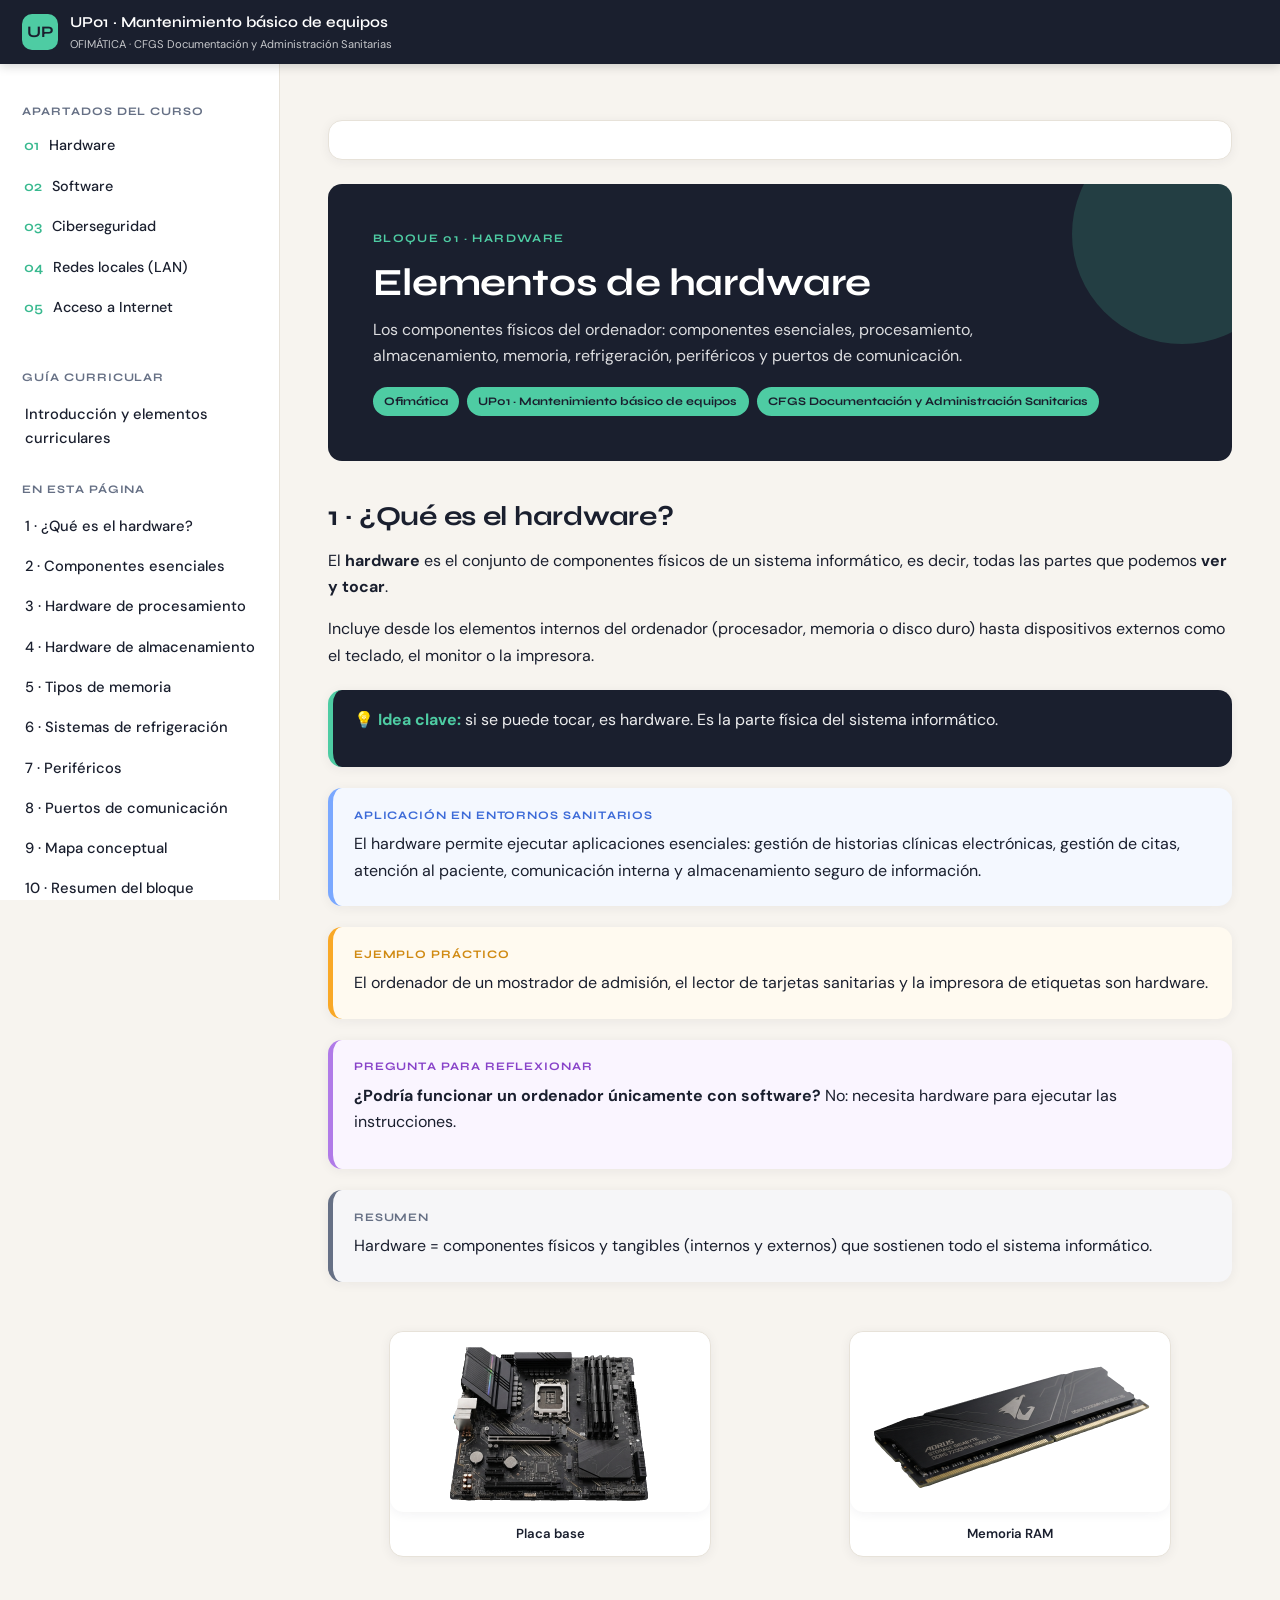
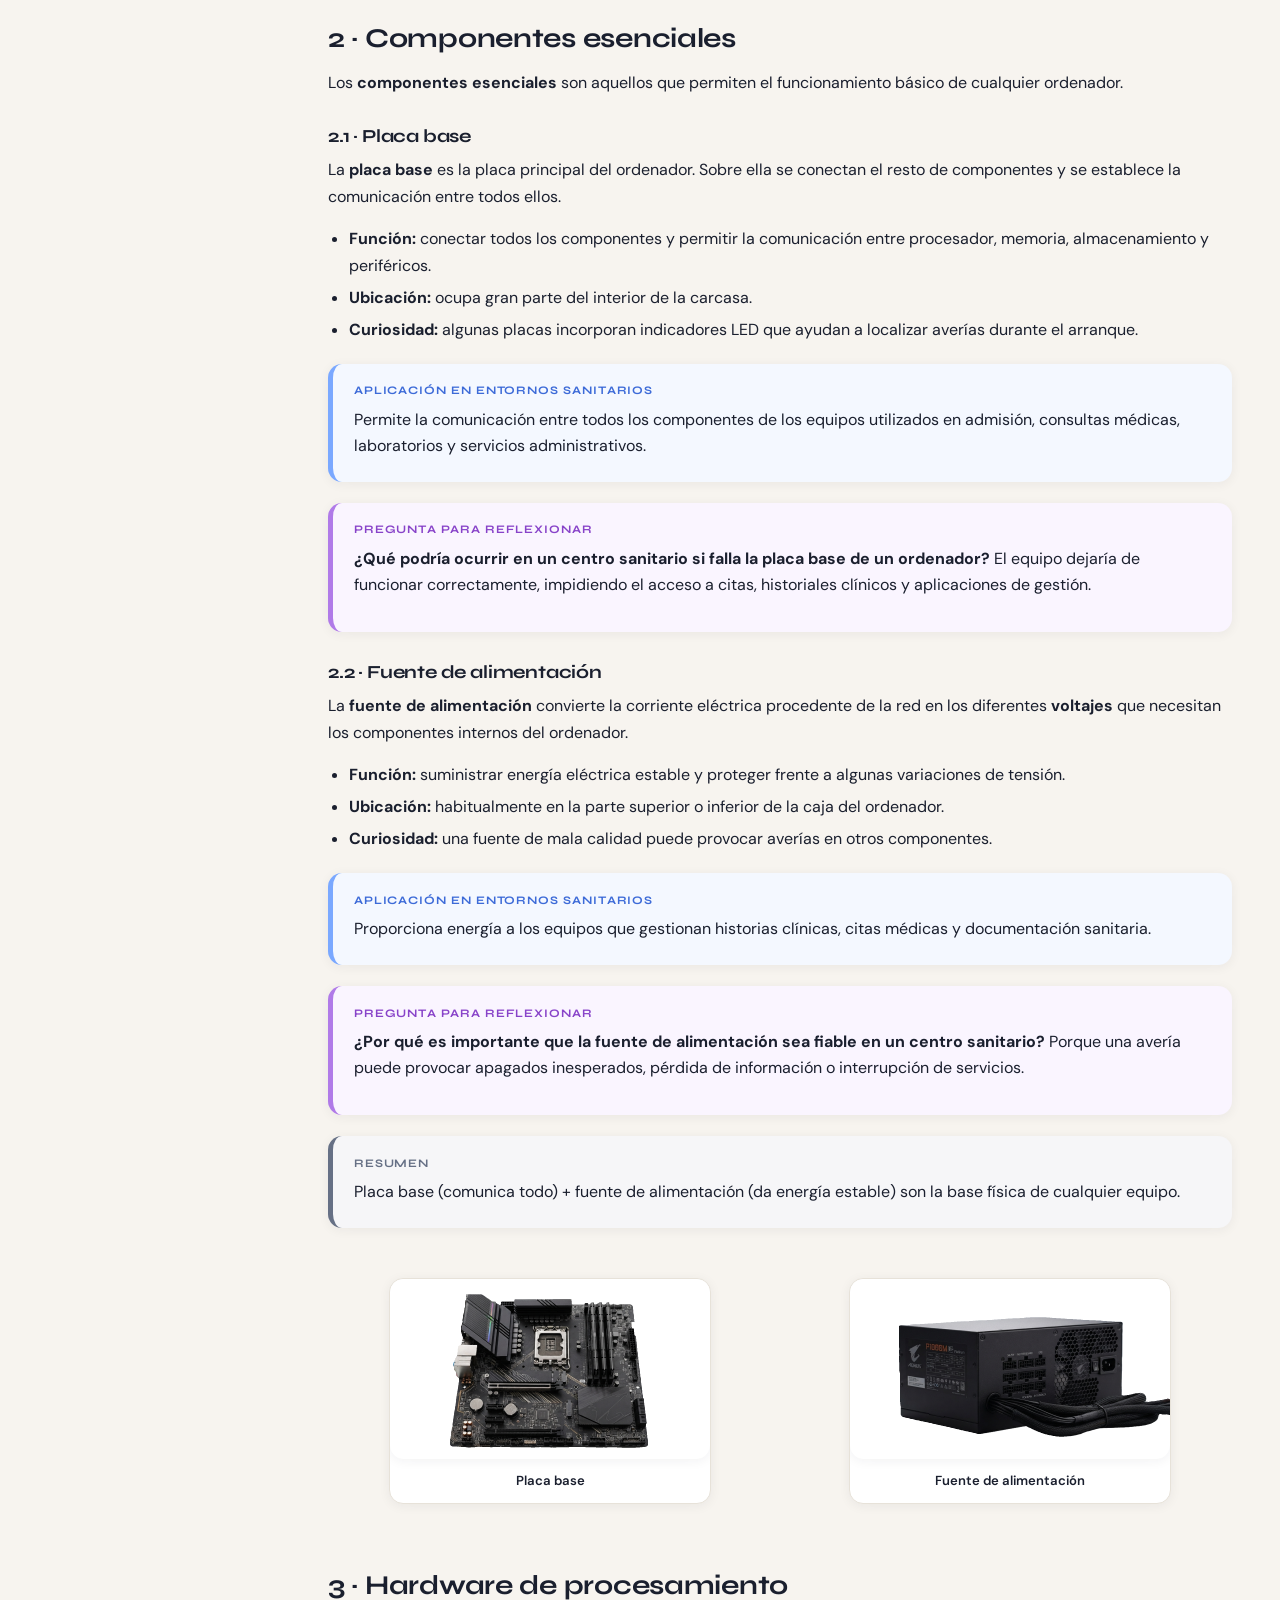
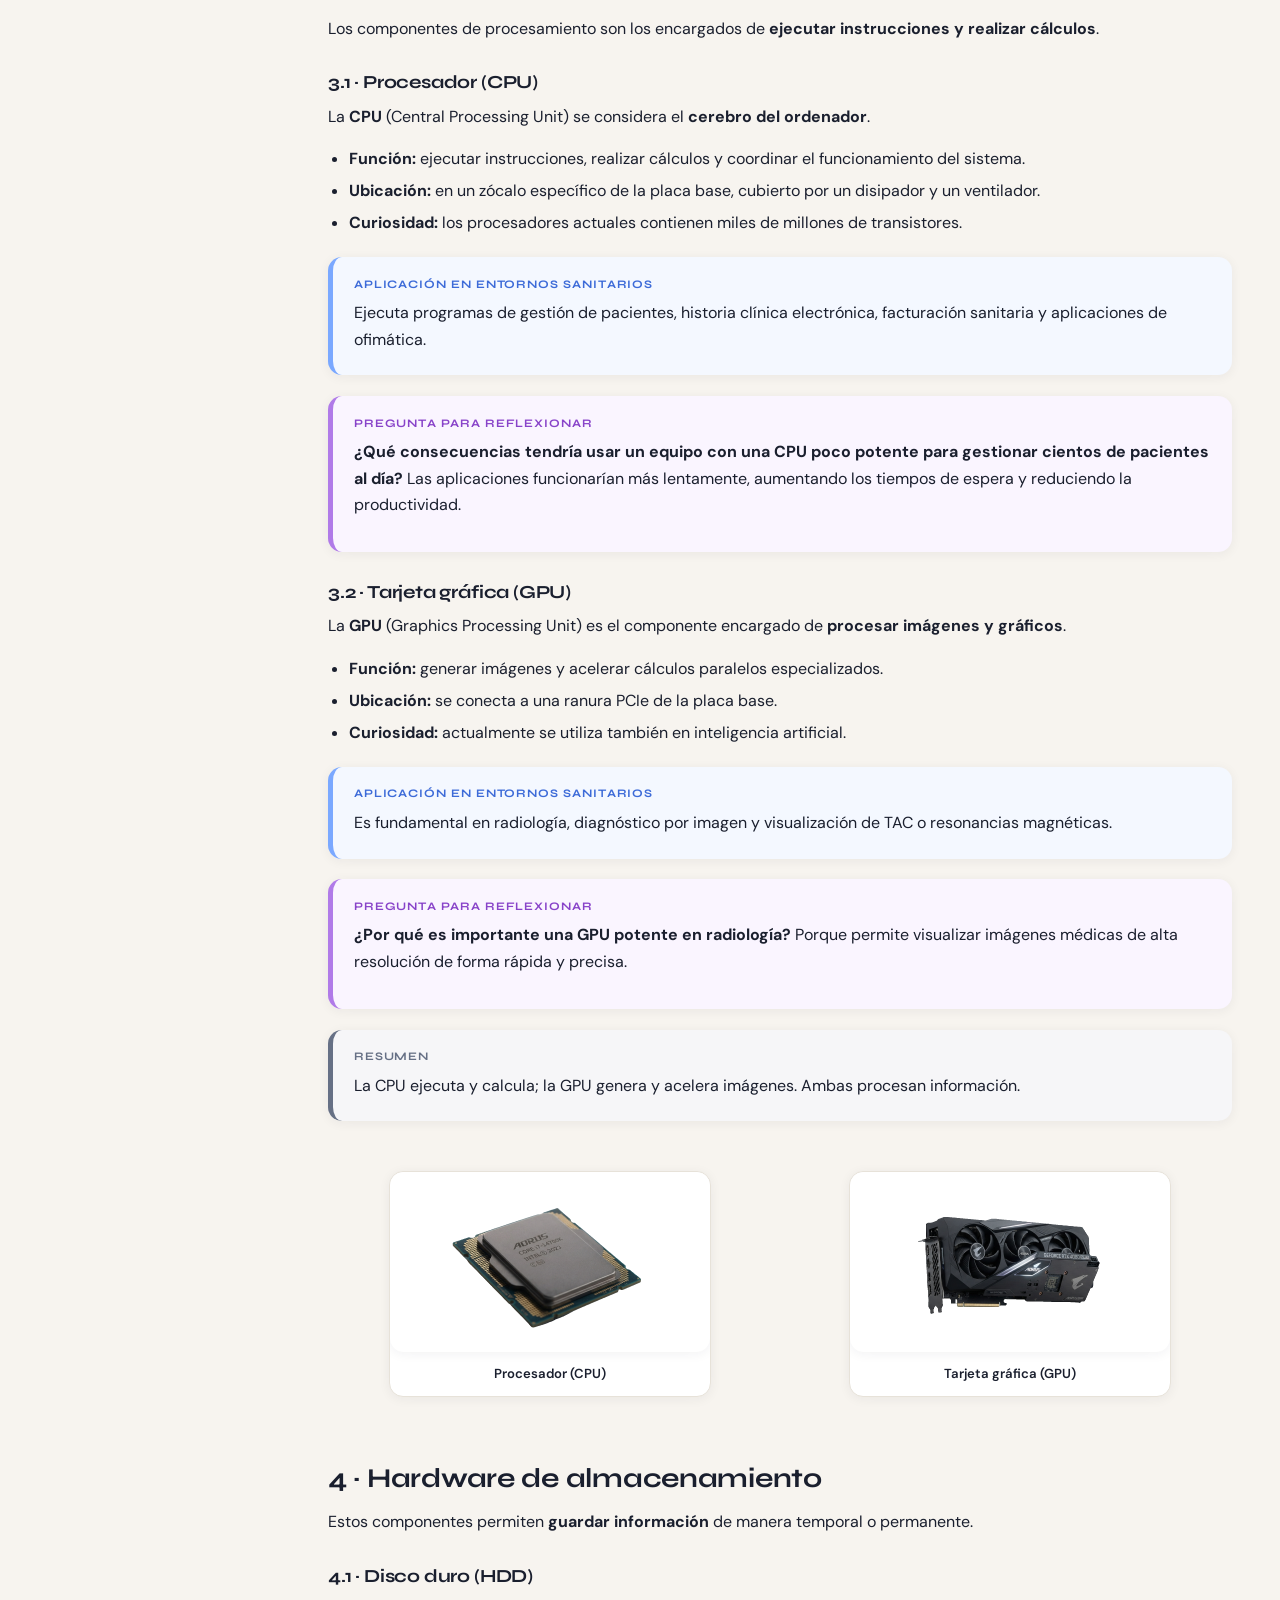
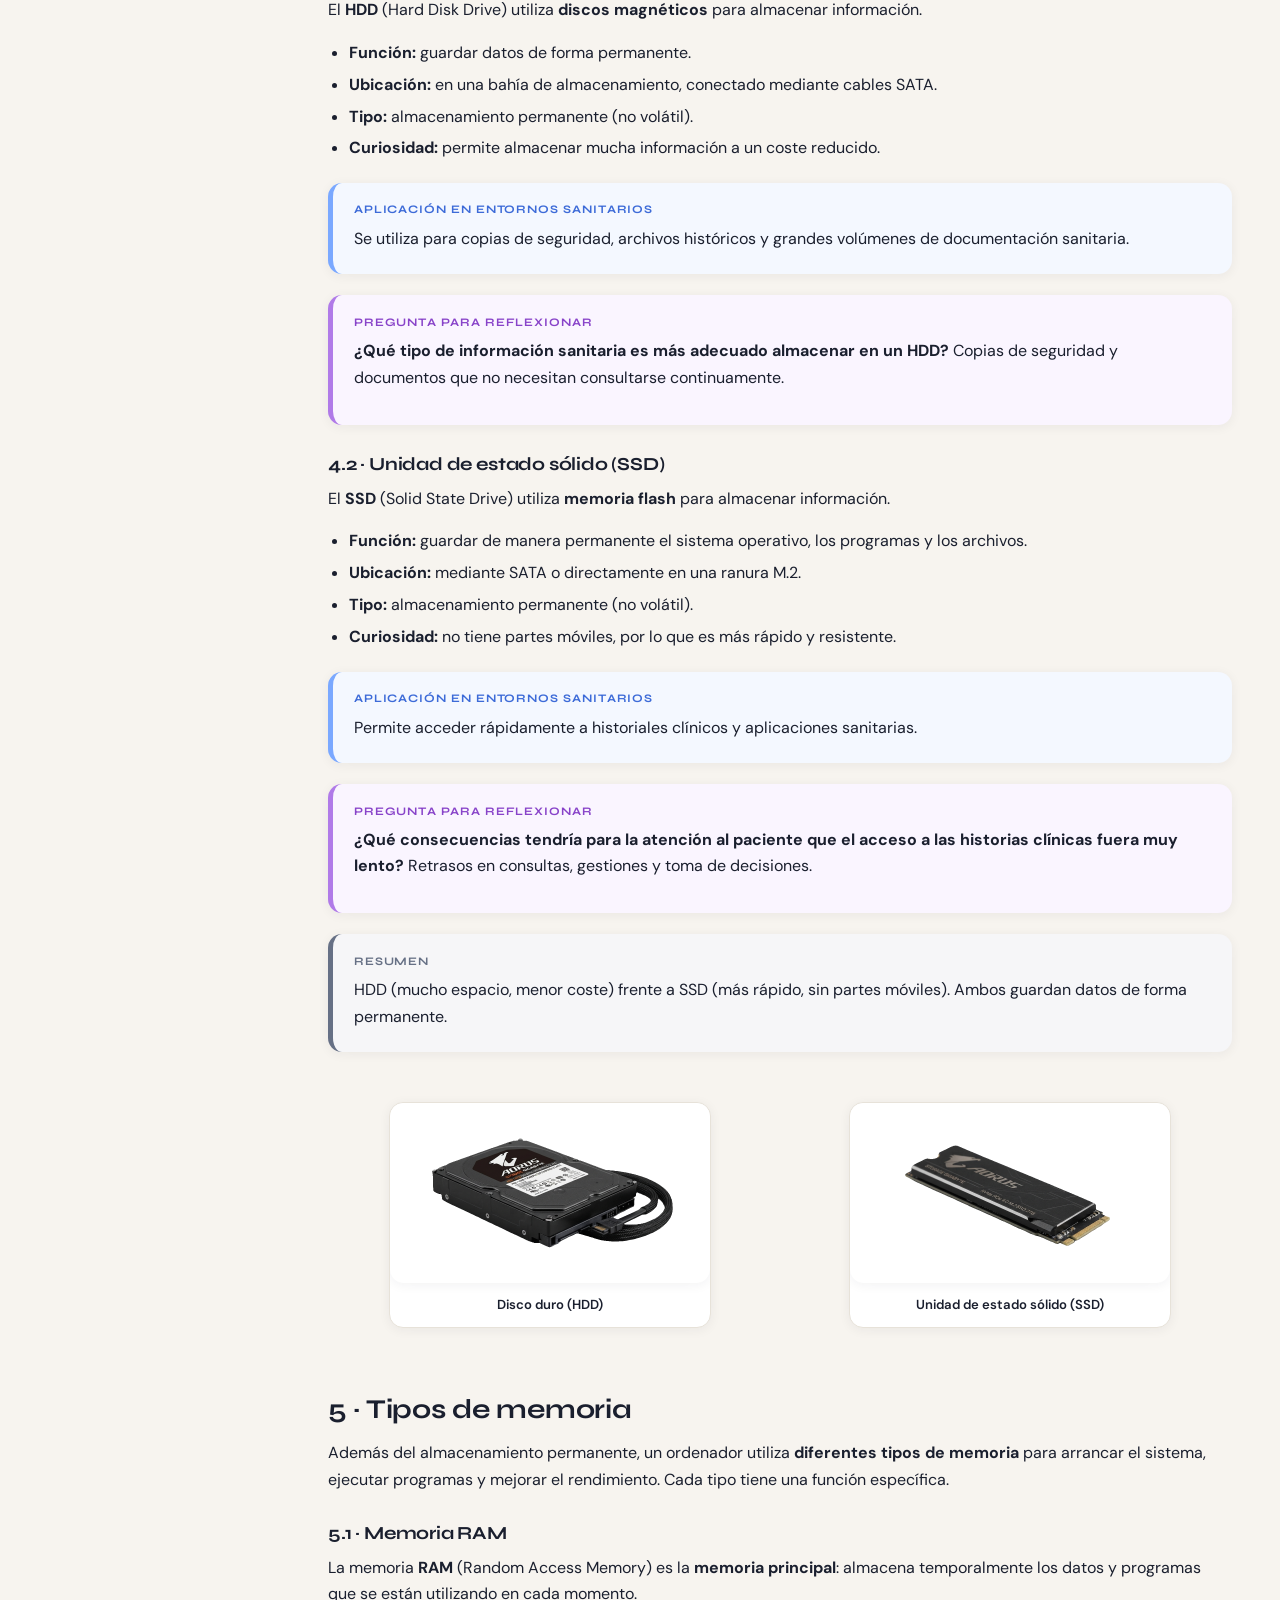
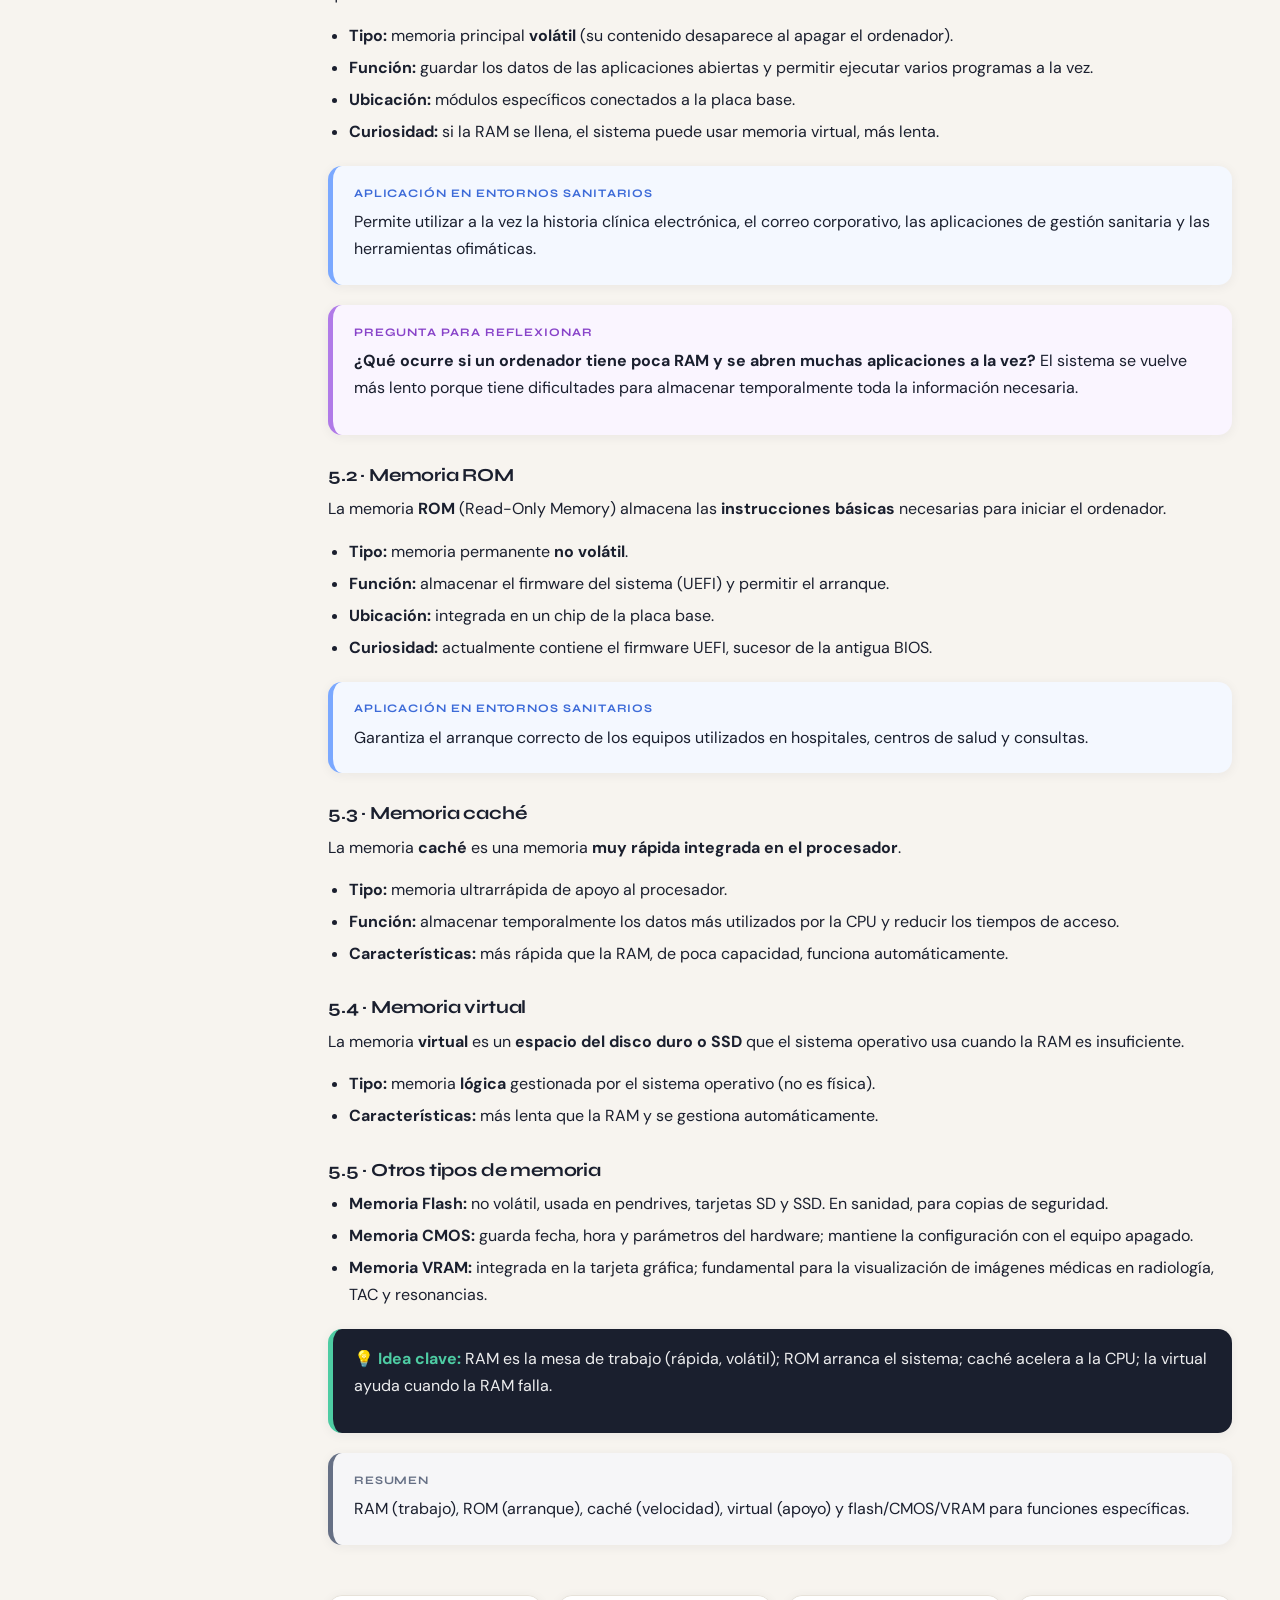
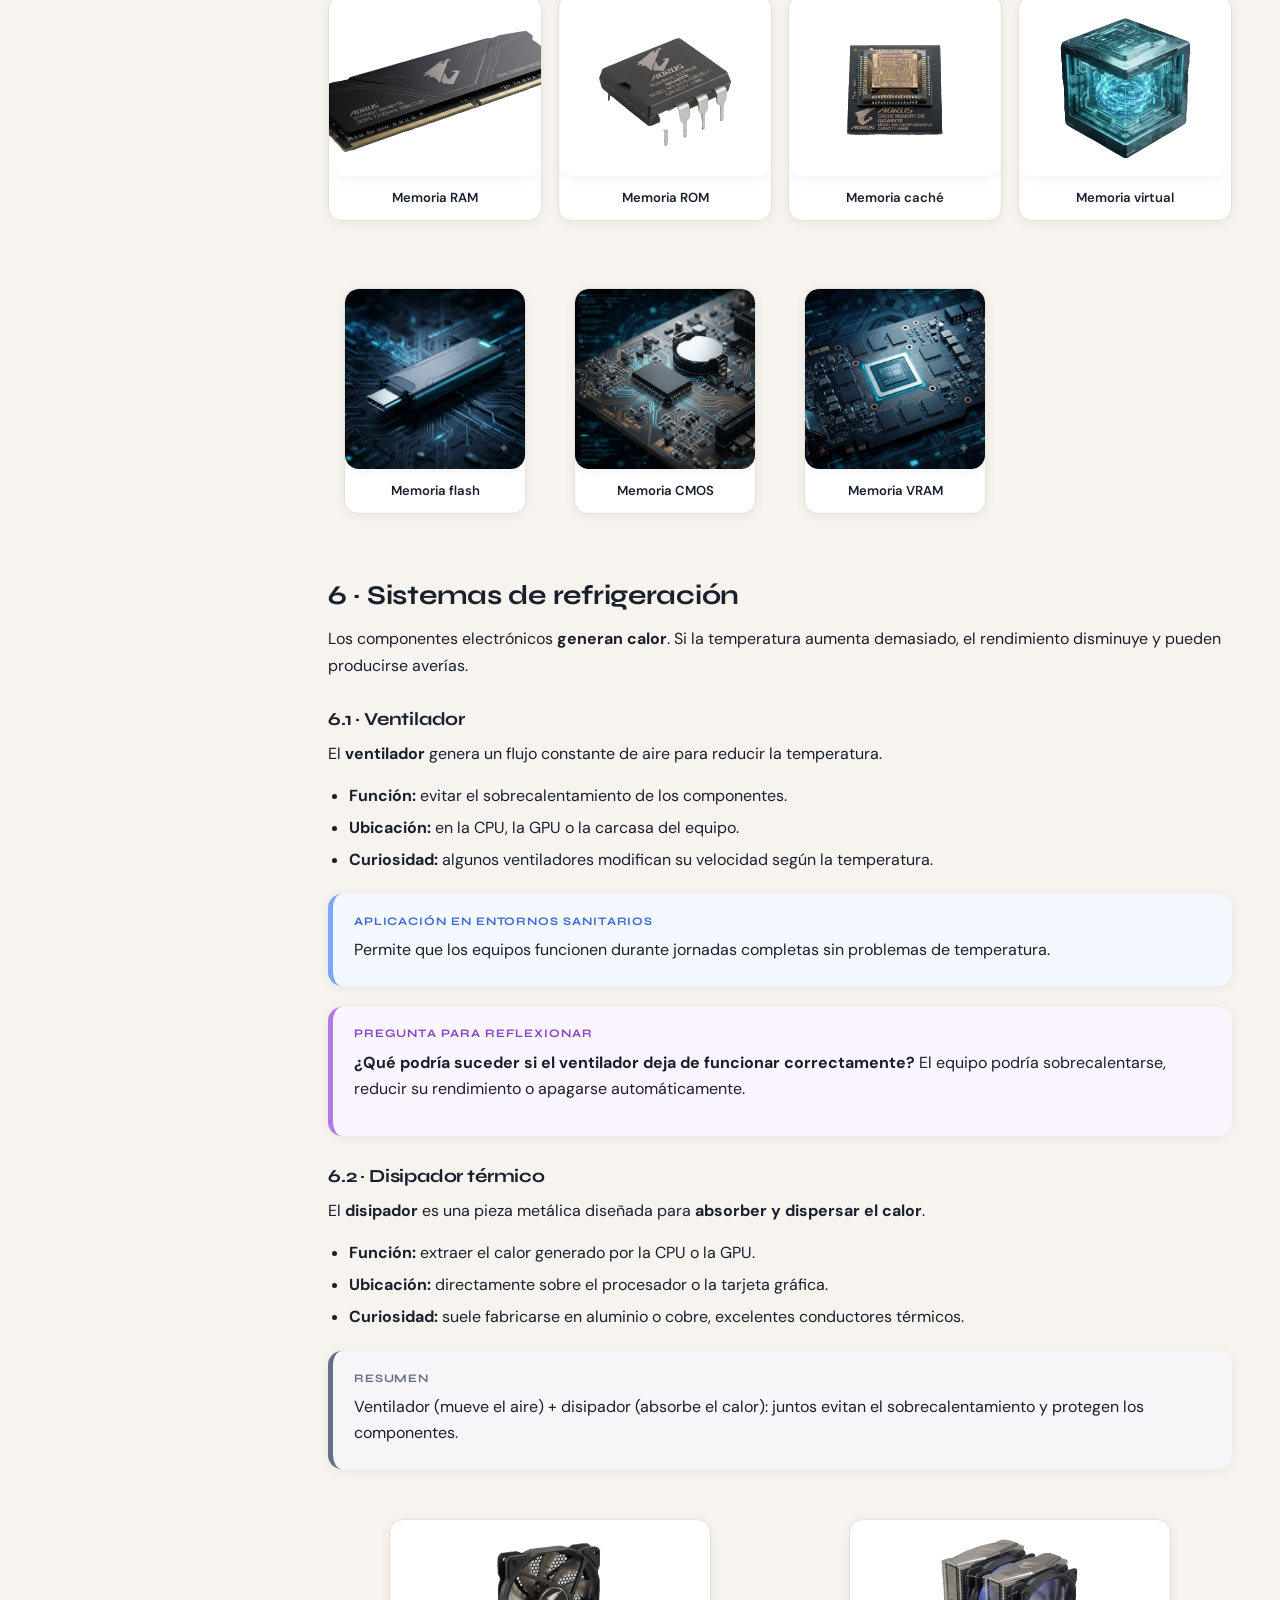
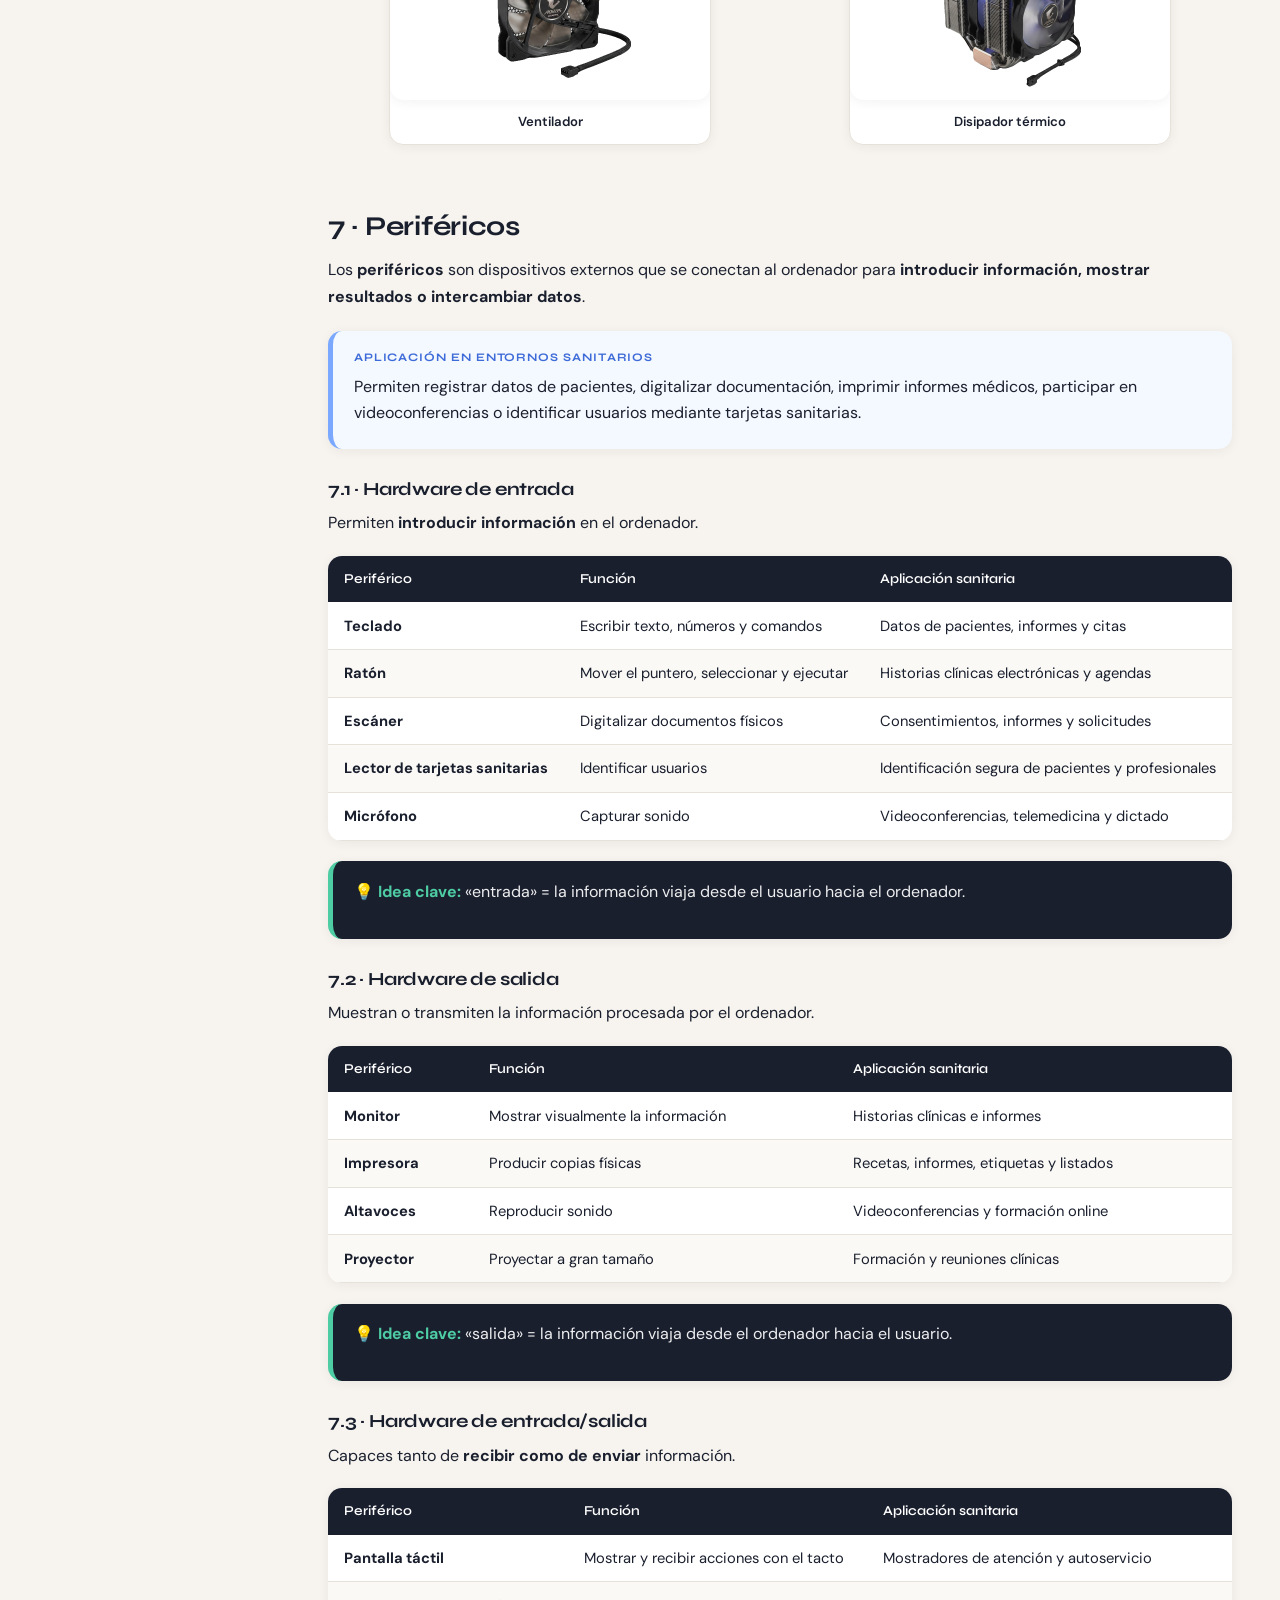
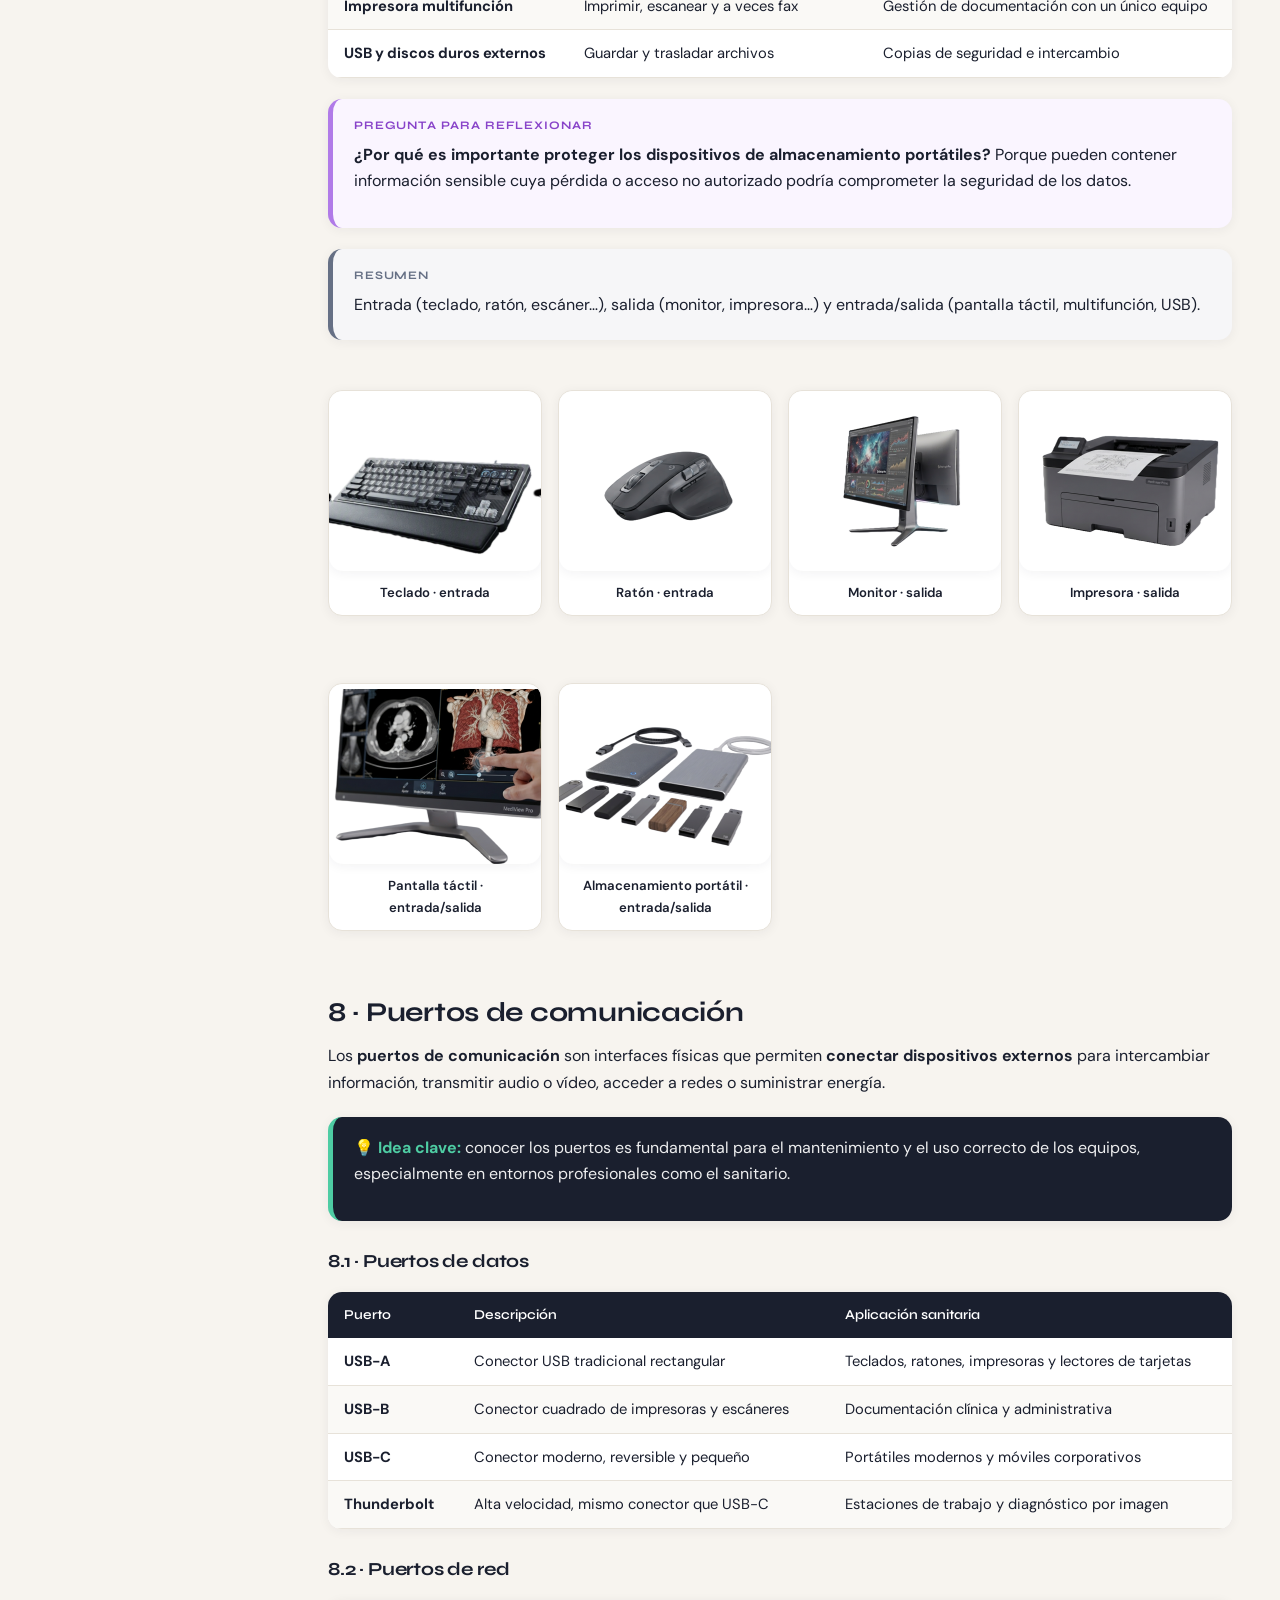
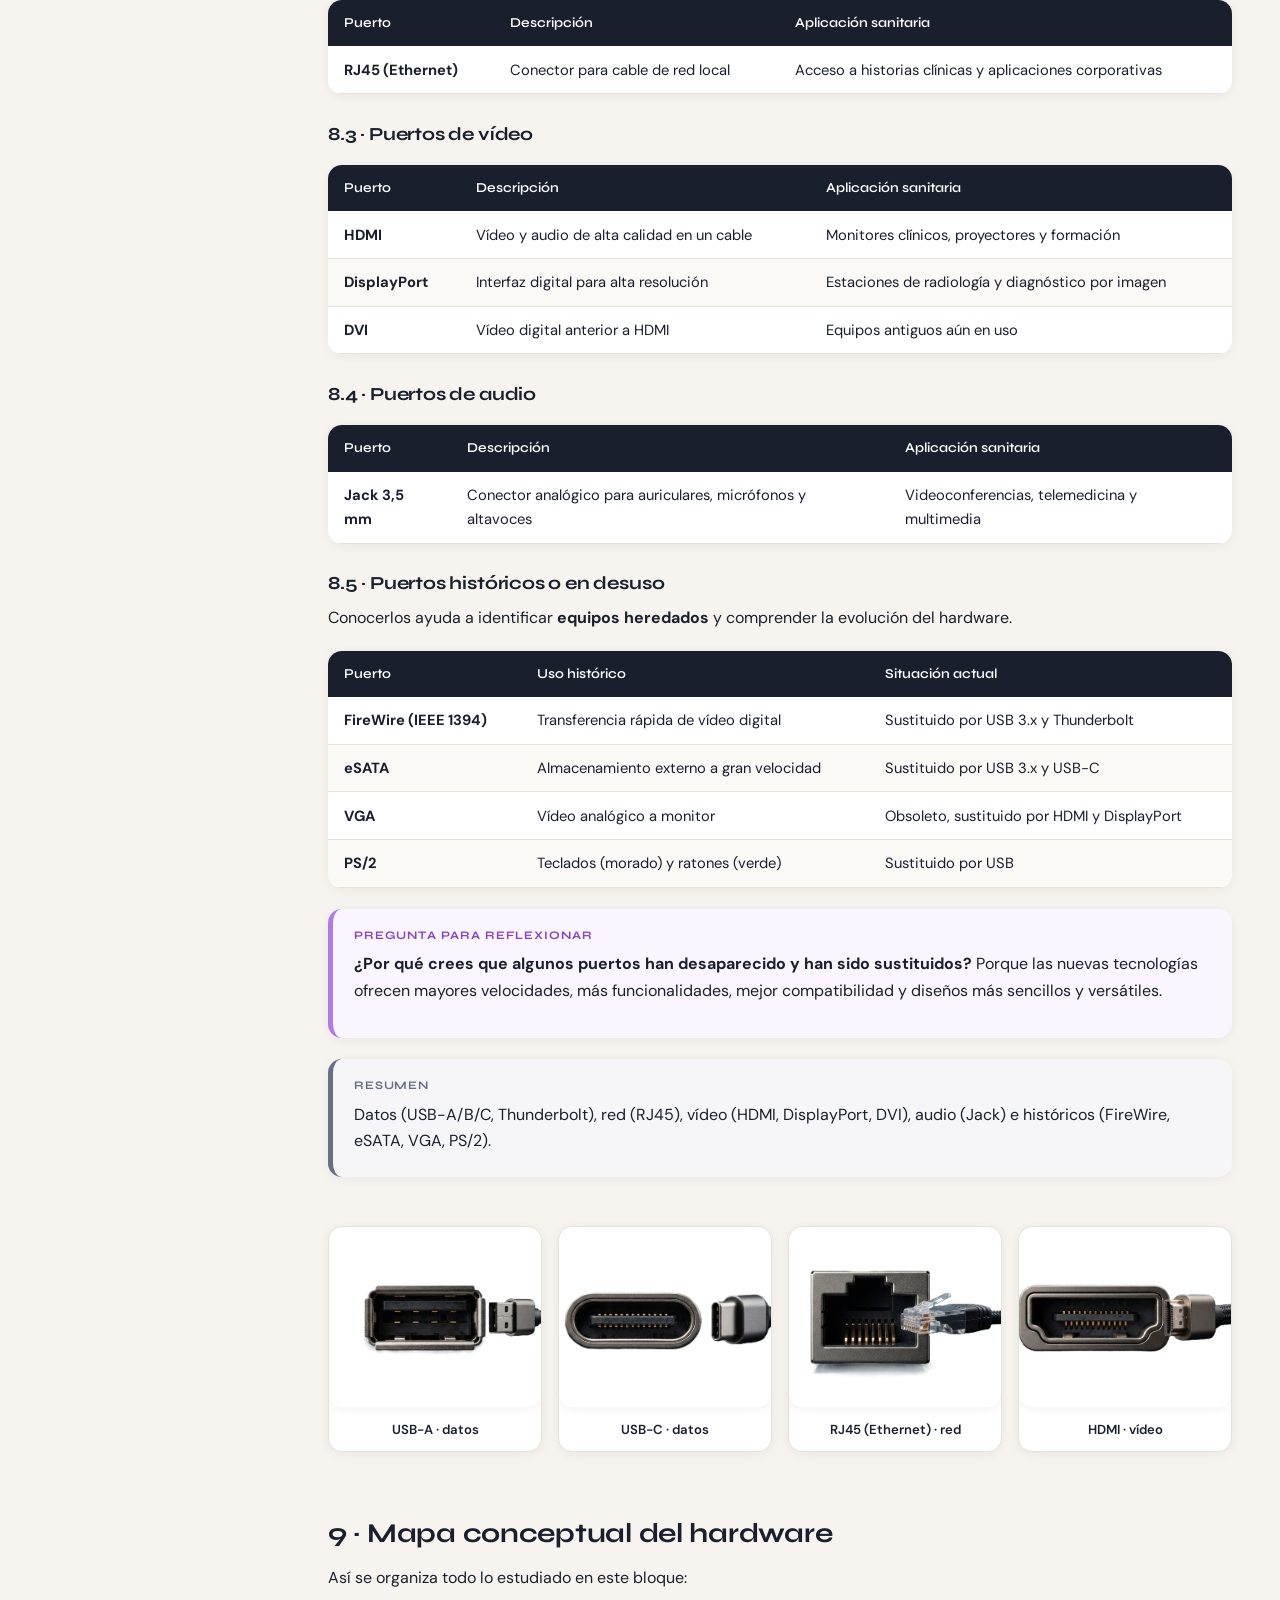
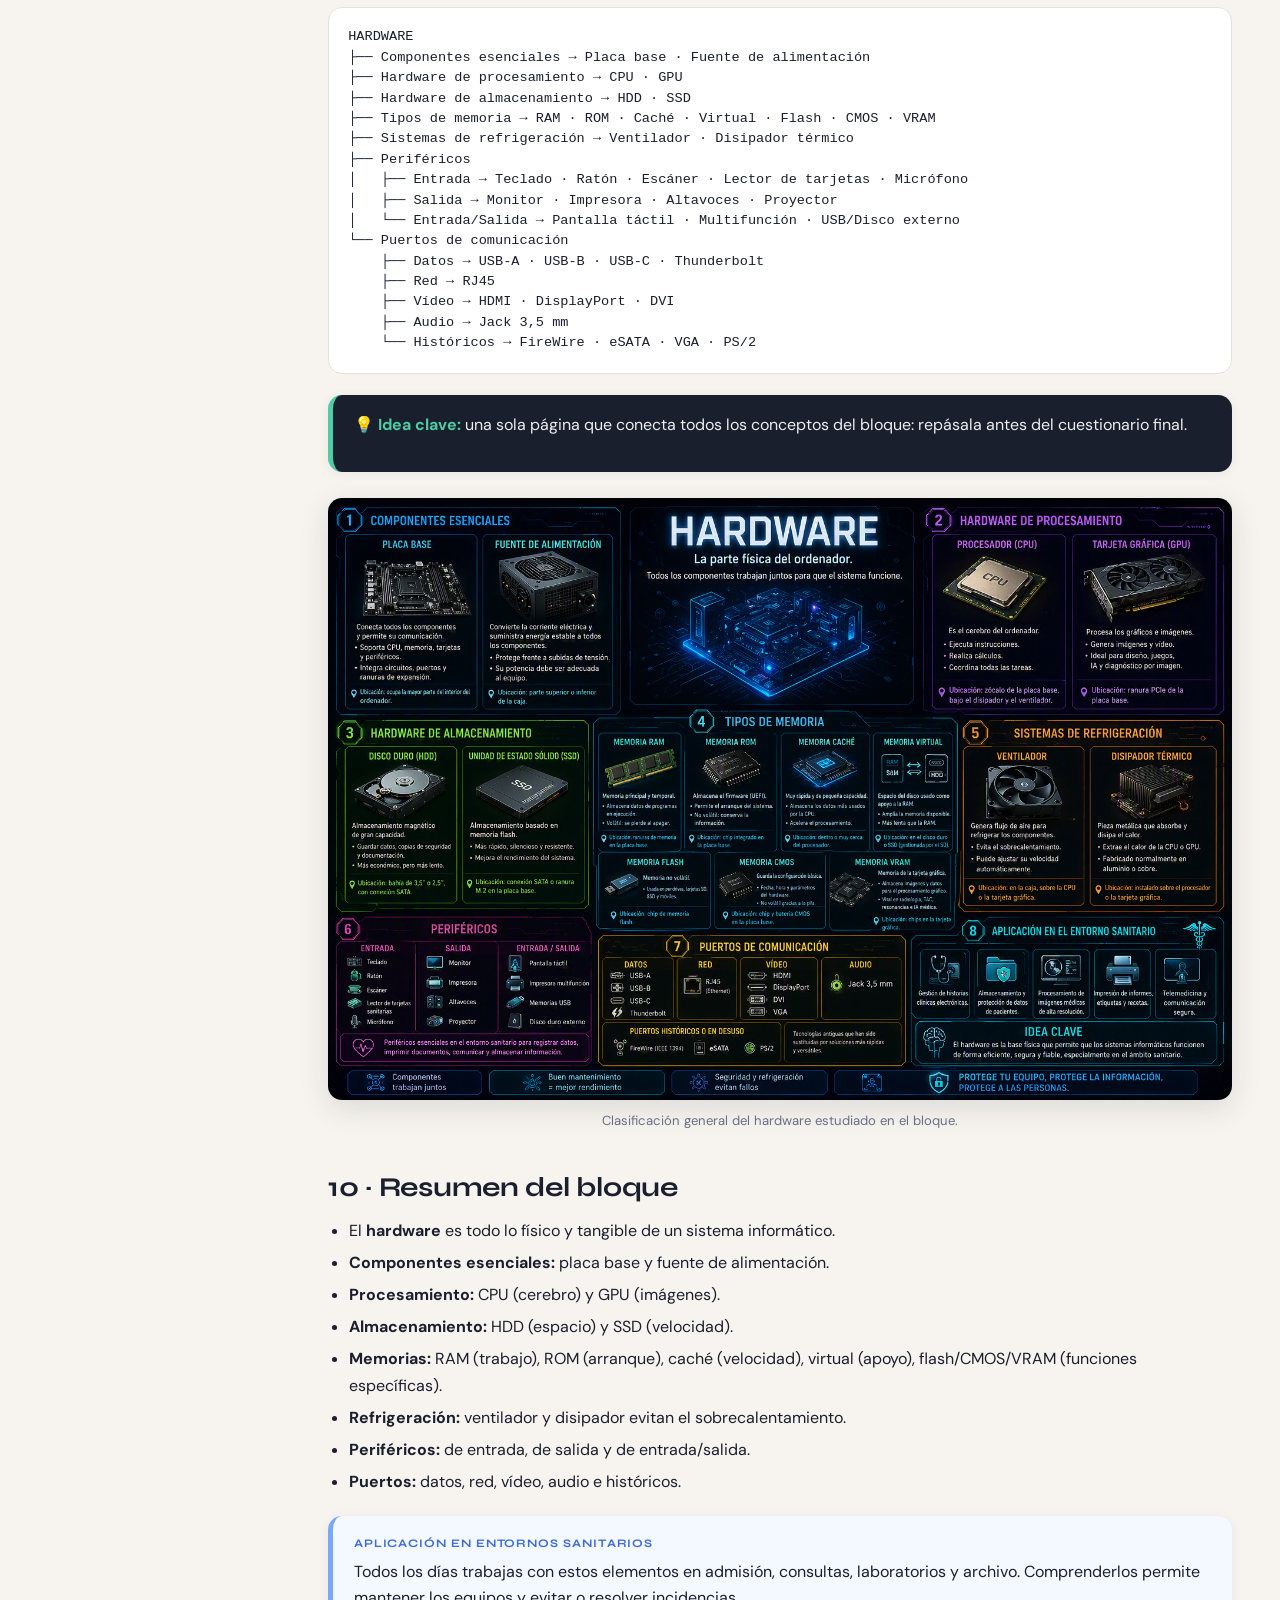
<file: 01-hardware/index.html>
<!DOCTYPE html>
<html lang="es">
<head>
  <meta charset="UTF-8">
  <meta name="viewport" content="width=device-width, initial-scale=1.0">
  <meta name="description" content="Bloque 01. Elementos de hardware. UP01 Mantenimiento básico de equipos. CFGS Documentación y Administración Sanitarias.">
  <meta name="author" content="Noemí Celaya Mingot">
  <meta name="license" content="CC BY-NC-SA 4.0">
  <title>Bloque 01 · Elementos de hardware · UP01</title>

  <link rel="preconnect" href="https://fonts.googleapis.com">
  <link rel="preconnect" href="https://fonts.gstatic.com" crossorigin>
  <link href="https://fonts.googleapis.com/css2?family=Syne:wght@500;600;700;800&family=DM+Sans:ital,opsz,wght@0,9..40,300;0,9..40,400;0,9..40,500;0,9..40,600;0,9..40,700;1,9..40,400&display=swap" rel="stylesheet">

  <link rel="stylesheet" href="../css/estilos.css">

  <link rel="icon" type="image/svg+xml" href="data:image/svg+xml,%3Csvg xmlns='http://www.w3.org/2000/svg' viewBox='0 0 32 32'%3E%3Crect width='32' height='32' rx='8' fill='%231A1F2E'/%3E%3Ctext x='16' y='21' font-family='Syne,sans-serif' font-size='14' font-weight='700' fill='%234ECCA3' text-anchor='middle'%3EUP%3C/text%3E%3C/svg%3E">
</head>
<body>

  <!-- ================= CABECERA FIJA ================= -->
  <header class="header">
    <div class="header__brand">
      <button class="header__menu-btn" id="btnMenu" aria-label="Abrir menú" aria-expanded="false" aria-controls="sidebar">☰</button>
      <a href="../index.html">
        <span class="header__logo">UP</span>
        <span class="header__title">
          UP01 · Mantenimiento básico de equipos
          <small>OFIMÁTICA · CFGS Documentación y Administración Sanitarias</small>
        </span>
      </a>
    </div>
  </header>

  <div class="layout">

    <!-- ================= MENÚ LATERAL FIJO ================= -->
    <aside class="sidebar" id="sidebar" aria-label="Menú de navegación">
      <nav>
        <div class="sidebar__section">
          <div class="sidebar__label">Apartados del curso</div>
          <ul class="sidebar__blocks">
            <li class="sidebar__block"><a href="index.html"><span>01</span> Hardware</a></li>
            <li class="sidebar__block"><a href="../02-software/index.html"><span>02</span> Software</a></li>
            <li class="sidebar__block"><a href="../03-ciberseguridad/index.html"><span>03</span> Ciberseguridad</a></li>
            <li class="sidebar__block"><a href="../04-redes-lan/index.html"><span>04</span> Redes locales (LAN)</a></li>
            <li class="sidebar__block"><a href="../05-acceso-internet/index.html"><span>05</span> Acceso a Internet</a></li>
          </ul>
        </div>
        <div class="sidebar__section">
          <div class="sidebar__label">Guía curricular</div>
          <a class="sidebar__link" href="../00-introduccion-elementos-curriculares/index.html">Introducción y elementos curriculares</a>
        </div>
        <div class="sidebar__section">
          <div class="sidebar__label">En esta página</div>
          <a class="sidebar__link" href="#que-es-hardware">1 · ¿Qué es el hardware?</a>
          <a class="sidebar__link" href="#componentes-esenciales">2 · Componentes esenciales</a>
          <a class="sidebar__link" href="#hardware-procesamiento">3 · Hardware de procesamiento</a>
          <a class="sidebar__link" href="#hardware-almacenamiento">4 · Hardware de almacenamiento</a>
          <a class="sidebar__link" href="#tipos-memoria">5 · Tipos de memoria</a>
          <a class="sidebar__link" href="#refrigeracion">6 · Sistemas de refrigeración</a>
          <a class="sidebar__link" href="#perifericos">7 · Periféricos</a>
          <a class="sidebar__link" href="#puertos-comunicacion">8 · Puertos de comunicación</a>
          <a class="sidebar__link" href="#mapa-hardware">9 · Mapa conceptual</a>
          <a class="sidebar__link" href="#resumen-bloque">10 · Resumen del bloque</a>
        </div>
        <div class="sidebar__section">
          <div class="sidebar__label">Apartado 01 · Hardware</div>
          <a class="sidebar__link" href="https://aules.edu.gva.es/fp/mod/quiz/view.php?id=11291377" target="_blank" rel="noopener">Cuestionario teórico</a>
          <a class="sidebar__link" href="../practico-hardware/index.html">Bloque práctico</a>
          <a class="sidebar__link" href="https://aules.edu.gva.es/fp/mod/quiz/view.php?id=11391623" target="_blank" rel="noopener">PR-01.1 · Reconocimiento de equipos</a>
          <a class="sidebar__link" href="https://aules.edu.gva.es/fp/mod/quiz/view.php?id=11391626" target="_blank" rel="noopener">PR-01.2 · Puertos y conexiones</a>
          <a class="sidebar__link" href="https://aules.edu.gva.es/fp/mod/quiz/view.php?id=11391627" target="_blank" rel="noopener">PR-01.3 · Verificación del equipo</a>
        </div>
      </nav>
      <div class="sidebar__footer">
        Material para el módulo de Ofimática.<br>
        Creado por Noemí Celaya Mingot con ayuda de la IA.<br>
        Licencia CC BY-NC-SA 4.0
      </div>
    </aside>

    <!-- ================= CONTENIDO PRINCIPAL ================= -->
    <main class="main" id="main">

      <!-- TOC AUTOMÁTICO -->
      <div class="toc" id="toc-automatico"></div>

      <section class="hero">
        <div class="hero__kicker">Bloque 01 · Hardware</div>
        <h1>Elementos de hardware</h1>
        <p>Los componentes físicos del ordenador: componentes esenciales, procesamiento, almacenamiento, memoria, refrigeración, periféricos y puertos de comunicación.</p>
        <div class="hero__badges">
          <span class="hero__badge">Ofimática</span>
          <span class="hero__badge">UP01 · Mantenimiento básico de equipos</span>
          <span class="hero__badge">CFGS Documentación y Administración Sanitarias</span>
        </div>
      </section>

      <!-- ============ 1 · ¿QUÉ ES EL HARDWARE? ============ -->
      <section id="que-es-hardware">
        <h2>1 · ¿Qué es el hardware?</h2>
        <p>El <strong>hardware</strong> es el conjunto de componentes físicos de un sistema informático, es decir, todas las partes que podemos <strong>ver y tocar</strong>.</p>
        <p>Incluye desde los elementos internos del ordenador (procesador, memoria o disco duro) hasta dispositivos externos como el teclado, el monitor o la impresora.</p>

        <div class="callout callout--key">
          <p><strong>💡 Idea clave:</strong> si se puede tocar, es hardware. Es la parte física del sistema informático.</p>
        </div>

        <div class="callout callout--health">
          <p>El hardware permite ejecutar aplicaciones esenciales: gestión de historias clínicas electrónicas, gestión de citas, atención al paciente, comunicación interna y almacenamiento seguro de información.</p>
        </div>

        <div class="callout callout--example">
          <p>El ordenador de un mostrador de admisión, el lector de tarjetas sanitarias y la impresora de etiquetas son hardware.</p>
        </div>

        <div class="callout callout--reflect">
          <p><strong>¿Podría funcionar un ordenador únicamente con software?</strong> No: necesita hardware para ejecutar las instrucciones.</p>
        </div>

        <div class="callout callout--summary">
          <p>Hardware = componentes físicos y tangibles (internos y externos) que sostienen todo el sistema informático.</p>
        </div>

        <div class="image-grid image-grid--2">
          <figure class="image-card">
            <img src="../images/hardware/placa-base.png" alt="Placa base de un ordenador, componente principal sobre el que se conecta el resto del hardware." loading="lazy">
            <figcaption>Placa base</figcaption>
          </figure>
          <figure class="image-card">
            <img src="../images/hardware/memoria-ram.png" alt="Módulos de memoria RAM, memoria principal volátil que almacena temporalmente los datos y programas en uso." loading="lazy">
            <figcaption>Memoria RAM</figcaption>
          </figure>
        </div>
      </section>

      <!-- ============ 2 · COMPONENTES ESENCIALES ============ -->
      <section id="componentes-esenciales">
        <h2>2 · Componentes esenciales</h2>
        <p>Los <strong>componentes esenciales</strong> son aquellos que permiten el funcionamiento básico de cualquier ordenador.</p>

        <h3>2.1 · Placa base</h3>
        <p>La <strong>placa base</strong> es la placa principal del ordenador. Sobre ella se conectan el resto de componentes y se establece la comunicación entre todos ellos.</p>
        <ul>
          <li><strong>Función:</strong> conectar todos los componentes y permitir la comunicación entre procesador, memoria, almacenamiento y periféricos.</li>
          <li><strong>Ubicación:</strong> ocupa gran parte del interior de la carcasa.</li>
          <li><strong>Curiosidad:</strong> algunas placas incorporan indicadores LED que ayudan a localizar averías durante el arranque.</li>
        </ul>

        <div class="callout callout--health">
          <p>Permite la comunicación entre todos los componentes de los equipos utilizados en admisión, consultas médicas, laboratorios y servicios administrativos.</p>
        </div>

        <div class="callout callout--reflect">
          <p><strong>¿Qué podría ocurrir en un centro sanitario si falla la placa base de un ordenador?</strong> El equipo dejaría de funcionar correctamente, impidiendo el acceso a citas, historiales clínicos y aplicaciones de gestión.</p>
        </div>

        <h3>2.2 · Fuente de alimentación</h3>
        <p>La <strong>fuente de alimentación</strong> convierte la corriente eléctrica procedente de la red en los diferentes <strong>voltajes</strong> que necesitan los componentes internos del ordenador.</p>
        <ul>
          <li><strong>Función:</strong> suministrar energía eléctrica estable y proteger frente a algunas variaciones de tensión.</li>
          <li><strong>Ubicación:</strong> habitualmente en la parte superior o inferior de la caja del ordenador.</li>
          <li><strong>Curiosidad:</strong> una fuente de mala calidad puede provocar averías en otros componentes.</li>
        </ul>

        <div class="callout callout--health">
          <p>Proporciona energía a los equipos que gestionan historias clínicas, citas médicas y documentación sanitaria.</p>
        </div>

        <div class="callout callout--reflect">
          <p><strong>¿Por qué es importante que la fuente de alimentación sea fiable en un centro sanitario?</strong> Porque una avería puede provocar apagados inesperados, pérdida de información o interrupción de servicios.</p>
        </div>

        <div class="callout callout--summary">
          <p>Placa base (comunica todo) + fuente de alimentación (da energía estable) son la base física de cualquier equipo.</p>
        </div>

        <div class="image-grid image-grid--2">
          <figure class="image-card">
            <img src="../images/hardware/placa-base.png" alt="Placa base de un ordenador, componente principal sobre el que se conecta el resto del hardware." loading="lazy">
            <figcaption>Placa base</figcaption>
          </figure>
          <figure class="image-card">
            <img src="../images/hardware/fuente-alimentacion.png" alt="Fuente de alimentación que convierte la corriente eléctrica de la red en los voltajes necesarios para el equipo." loading="lazy">
            <figcaption>Fuente de alimentación</figcaption>
          </figure>
        </div>
      </section>

      <!-- ============ 3 · HARDWARE DE PROCESAMIENTO ============ -->
      <section id="hardware-procesamiento">
        <h2>3 · Hardware de procesamiento</h2>
        <p>Los componentes de procesamiento son los encargados de <strong>ejecutar instrucciones y realizar cálculos</strong>.</p>

        <h3>3.1 · Procesador (CPU)</h3>
        <p>La <strong>CPU</strong> (Central Processing Unit) se considera el <strong>cerebro del ordenador</strong>.</p>
        <ul>
          <li><strong>Función:</strong> ejecutar instrucciones, realizar cálculos y coordinar el funcionamiento del sistema.</li>
          <li><strong>Ubicación:</strong> en un zócalo específico de la placa base, cubierto por un disipador y un ventilador.</li>
          <li><strong>Curiosidad:</strong> los procesadores actuales contienen miles de millones de transistores.</li>
        </ul>

        <div class="callout callout--health">
          <p>Ejecuta programas de gestión de pacientes, historia clínica electrónica, facturación sanitaria y aplicaciones de ofimática.</p>
        </div>

        <div class="callout callout--reflect">
          <p><strong>¿Qué consecuencias tendría usar un equipo con una CPU poco potente para gestionar cientos de pacientes al día?</strong> Las aplicaciones funcionarían más lentamente, aumentando los tiempos de espera y reduciendo la productividad.</p>
        </div>

        <h3>3.2 · Tarjeta gráfica (GPU)</h3>
        <p>La <strong>GPU</strong> (Graphics Processing Unit) es el componente encargado de <strong>procesar imágenes y gráficos</strong>.</p>
        <ul>
          <li><strong>Función:</strong> generar imágenes y acelerar cálculos paralelos especializados.</li>
          <li><strong>Ubicación:</strong> se conecta a una ranura PCIe de la placa base.</li>
          <li><strong>Curiosidad:</strong> actualmente se utiliza también en inteligencia artificial.</li>
        </ul>

        <div class="callout callout--health">
          <p>Es fundamental en radiología, diagnóstico por imagen y visualización de TAC o resonancias magnéticas.</p>
        </div>

        <div class="callout callout--reflect">
          <p><strong>¿Por qué es importante una GPU potente en radiología?</strong> Porque permite visualizar imágenes médicas de alta resolución de forma rápida y precisa.</p>
        </div>

        <div class="callout callout--summary">
          <p>La CPU ejecuta y calcula; la GPU genera y acelera imágenes. Ambas procesan información.</p>
        </div>

        <div class="image-grid image-grid--2">
          <figure class="image-card">
            <img src="../images/hardware/cpu.png" alt="Procesador o CPU, cerebro del ordenador encargado de ejecutar instrucciones y realizar cálculos." loading="lazy">
            <figcaption>Procesador (CPU)</figcaption>
          </figure>
          <figure class="image-card">
            <img src="../images/hardware/gpu.png" alt="Tarjeta gráfica o GPU, componente encargado de procesar imágenes, gráficos y cálculos paralelos." loading="lazy">
            <figcaption>Tarjeta gráfica (GPU)</figcaption>
          </figure>
        </div>
      </section>

      <!-- ============ 4 · HARDWARE DE ALMACENAMIENTO ============ -->
      <section id="hardware-almacenamiento">
        <h2>4 · Hardware de almacenamiento</h2>
        <p>Estos componentes permiten <strong>guardar información</strong> de manera temporal o permanente.</p>

        <h3>4.1 · Disco duro (HDD)</h3>
        <p>El <strong>HDD</strong> (Hard Disk Drive) utiliza <strong>discos magnéticos</strong> para almacenar información.</p>
        <ul>
          <li><strong>Función:</strong> guardar datos de forma permanente.</li>
          <li><strong>Ubicación:</strong> en una bahía de almacenamiento, conectado mediante cables SATA.</li>
          <li><strong>Tipo:</strong> almacenamiento permanente (no volátil).</li>
          <li><strong>Curiosidad:</strong> permite almacenar mucha información a un coste reducido.</li>
        </ul>

        <div class="callout callout--health">
          <p>Se utiliza para copias de seguridad, archivos históricos y grandes volúmenes de documentación sanitaria.</p>
        </div>

        <div class="callout callout--reflect">
          <p><strong>¿Qué tipo de información sanitaria es más adecuado almacenar en un HDD?</strong> Copias de seguridad y documentos que no necesitan consultarse continuamente.</p>
        </div>

        <h3>4.2 · Unidad de estado sólido (SSD)</h3>
        <p>El <strong>SSD</strong> (Solid State Drive) utiliza <strong>memoria flash</strong> para almacenar información.</p>
        <ul>
          <li><strong>Función:</strong> guardar de manera permanente el sistema operativo, los programas y los archivos.</li>
          <li><strong>Ubicación:</strong> mediante SATA o directamente en una ranura M.2.</li>
          <li><strong>Tipo:</strong> almacenamiento permanente (no volátil).</li>
          <li><strong>Curiosidad:</strong> no tiene partes móviles, por lo que es más rápido y resistente.</li>
        </ul>

        <div class="callout callout--health">
          <p>Permite acceder rápidamente a historiales clínicos y aplicaciones sanitarias.</p>
        </div>

        <div class="callout callout--reflect">
          <p><strong>¿Qué consecuencias tendría para la atención al paciente que el acceso a las historias clínicas fuera muy lento?</strong> Retrasos en consultas, gestiones y toma de decisiones.</p>
        </div>

        <div class="callout callout--summary">
          <p>HDD (mucho espacio, menor coste) frente a SSD (más rápido, sin partes móviles). Ambos guardan datos de forma permanente.</p>
        </div>

        <div class="image-grid image-grid--2">
          <figure class="image-card">
            <img src="../images/hardware/hdd.png" alt="Disco duro HDD de almacenamiento magnético permanente, usado para guardar grandes volúmenes de datos." loading="lazy">
            <figcaption>Disco duro (HDD)</figcaption>
          </figure>
          <figure class="image-card">
            <img src="../images/hardware/ssd.png" alt="Unidad SSD de estado sólido, almacenamiento sin partes móviles que permite acceso rápido a los datos." loading="lazy">
            <figcaption>Unidad de estado sólido (SSD)</figcaption>
          </figure>
        </div>
      </section>

      <!-- ============ 5 · TIPOS DE MEMORIA ============ -->
      <section id="tipos-memoria">
        <h2>5 · Tipos de memoria</h2>
        <p>Además del almacenamiento permanente, un ordenador utiliza <strong>diferentes tipos de memoria</strong> para arrancar el sistema, ejecutar programas y mejorar el rendimiento. Cada tipo tiene una función específica.</p>

        <h3>5.1 · Memoria RAM</h3>
        <p>La memoria <strong>RAM</strong> (Random Access Memory) es la <strong>memoria principal</strong>: almacena temporalmente los datos y programas que se están utilizando en cada momento.</p>
        <ul>
          <li><strong>Tipo:</strong> memoria principal <strong>volátil</strong> (su contenido desaparece al apagar el ordenador).</li>
          <li><strong>Función:</strong> guardar los datos de las aplicaciones abiertas y permitir ejecutar varios programas a la vez.</li>
          <li><strong>Ubicación:</strong> módulos específicos conectados a la placa base.</li>
          <li><strong>Curiosidad:</strong> si la RAM se llena, el sistema puede usar memoria virtual, más lenta.</li>
        </ul>

        <div class="callout callout--health">
          <p>Permite utilizar a la vez la historia clínica electrónica, el correo corporativo, las aplicaciones de gestión sanitaria y las herramientas ofimáticas.</p>
        </div>

        <div class="callout callout--reflect">
          <p><strong>¿Qué ocurre si un ordenador tiene poca RAM y se abren muchas aplicaciones a la vez?</strong> El sistema se vuelve más lento porque tiene dificultades para almacenar temporalmente toda la información necesaria.</p>
        </div>

        <h3>5.2 · Memoria ROM</h3>
        <p>La memoria <strong>ROM</strong> (Read-Only Memory) almacena las <strong>instrucciones básicas</strong> necesarias para iniciar el ordenador.</p>
        <ul>
          <li><strong>Tipo:</strong> memoria permanente <strong>no volátil</strong>.</li>
          <li><strong>Función:</strong> almacenar el firmware del sistema (UEFI) y permitir el arranque.</li>
          <li><strong>Ubicación:</strong> integrada en un chip de la placa base.</li>
          <li><strong>Curiosidad:</strong> actualmente contiene el firmware UEFI, sucesor de la antigua BIOS.</li>
        </ul>

        <div class="callout callout--health">
          <p>Garantiza el arranque correcto de los equipos utilizados en hospitales, centros de salud y consultas.</p>
        </div>

        <h3>5.3 · Memoria caché</h3>
        <p>La memoria <strong>caché</strong> es una memoria <strong>muy rápida integrada en el procesador</strong>.</p>
        <ul>
          <li><strong>Tipo:</strong> memoria ultrarrápida de apoyo al procesador.</li>
          <li><strong>Función:</strong> almacenar temporalmente los datos más utilizados por la CPU y reducir los tiempos de acceso.</li>
          <li><strong>Características:</strong> más rápida que la RAM, de poca capacidad, funciona automáticamente.</li>
        </ul>

        <h3>5.4 · Memoria virtual</h3>
        <p>La memoria <strong>virtual</strong> es un <strong>espacio del disco duro o SSD</strong> que el sistema operativo usa cuando la RAM es insuficiente.</p>
        <ul>
          <li><strong>Tipo:</strong> memoria <strong>lógica</strong> gestionada por el sistema operativo (no es física).</li>
          <li><strong>Características:</strong> más lenta que la RAM y se gestiona automáticamente.</li>
        </ul>

        <h3>5.5 · Otros tipos de memoria</h3>
        <ul>
          <li><strong>Memoria Flash:</strong> no volátil, usada en pendrives, tarjetas SD y SSD. En sanidad, para copias de seguridad.</li>
          <li><strong>Memoria CMOS:</strong> guarda fecha, hora y parámetros del hardware; mantiene la configuración con el equipo apagado.</li>
          <li><strong>Memoria VRAM:</strong> integrada en la tarjeta gráfica; fundamental para la visualización de imágenes médicas en radiología, TAC y resonancias.</li>
        </ul>

        <div class="callout callout--key">
          <p><strong>💡 Idea clave:</strong> RAM es la mesa de trabajo (rápida, volátil); ROM arranca el sistema; caché acelera a la CPU; la virtual ayuda cuando la RAM falla.</p>
        </div>

        <div class="callout callout--summary">
          <p>RAM (trabajo), ROM (arranque), caché (velocidad), virtual (apoyo) y flash/CMOS/VRAM para funciones específicas.</p>
        </div>

        <div class="image-grid">
          <figure class="image-card">
            <img src="../images/hardware/memoria-ram.png" alt="Módulos de memoria RAM, memoria principal volátil que almacena temporalmente los datos y programas en uso." loading="lazy">
            <figcaption>Memoria RAM</figcaption>
          </figure>
          <figure class="image-card">
            <img src="../images/hardware/memoria-rom.png" alt="Chip de memoria ROM con el firmware UEFI, memoria no volátil que permite el arranque del ordenador." loading="lazy">
            <figcaption>Memoria ROM</figcaption>
          </figure>
          <figure class="image-card">
            <img src="../images/hardware/memoria-cache.png" alt="Esquema de la memoria caché, memoria ultrarrápida integrada en el procesador." loading="lazy">
            <figcaption>Memoria caché</figcaption>
          </figure>
          <figure class="image-card">
            <img src="../images/hardware/memoria-virtual.png" alt="Esquema de memoria virtual, espacio del disco que el sistema operativo usa cuando la RAM es insuficiente." loading="lazy">
            <figcaption>Memoria virtual</figcaption>
          </figure>
          <figure class="image-card">
            <img src="../images/hardware/memoria-flash.png" alt="Memoria flash no volátil usada en pendrives, tarjetas SD y unidades SSD." loading="lazy">
            <figcaption>Memoria flash</figcaption>
          </figure>
          <figure class="image-card">
            <img src="../images/hardware/memoria-cmos.png" alt="Memoria CMOS, pequeña memoria que conserva fecha, hora y configuración básica del ordenador." loading="lazy">
            <figcaption>Memoria CMOS</figcaption>
          </figure>
          <figure class="image-card">
            <img src="../images/hardware/memoria-vram.png" alt="Memoria VRAM, memoria integrada en la tarjeta gráfica para el procesamiento de imágenes." loading="lazy">
            <figcaption>Memoria VRAM</figcaption>
          </figure>
        </div>
      </section>

      <!-- ============ 6 · SISTEMAS DE REFRIGERACIÓN ============ -->
      <section id="refrigeracion">
        <h2>6 · Sistemas de refrigeración</h2>
        <p>Los componentes electrónicos <strong>generan calor</strong>. Si la temperatura aumenta demasiado, el rendimiento disminuye y pueden producirse averías.</p>

        <h3>6.1 · Ventilador</h3>
        <p>El <strong>ventilador</strong> genera un flujo constante de aire para reducir la temperatura.</p>
        <ul>
          <li><strong>Función:</strong> evitar el sobrecalentamiento de los componentes.</li>
          <li><strong>Ubicación:</strong> en la CPU, la GPU o la carcasa del equipo.</li>
          <li><strong>Curiosidad:</strong> algunos ventiladores modifican su velocidad según la temperatura.</li>
        </ul>

        <div class="callout callout--health">
          <p>Permite que los equipos funcionen durante jornadas completas sin problemas de temperatura.</p>
        </div>

        <div class="callout callout--reflect">
          <p><strong>¿Qué podría suceder si el ventilador deja de funcionar correctamente?</strong> El equipo podría sobrecalentarse, reducir su rendimiento o apagarse automáticamente.</p>
        </div>

        <h3>6.2 · Disipador térmico</h3>
        <p>El <strong>disipador</strong> es una pieza metálica diseñada para <strong>absorber y dispersar el calor</strong>.</p>
        <ul>
          <li><strong>Función:</strong> extraer el calor generado por la CPU o la GPU.</li>
          <li><strong>Ubicación:</strong> directamente sobre el procesador o la tarjeta gráfica.</li>
          <li><strong>Curiosidad:</strong> suele fabricarse en aluminio o cobre, excelentes conductores térmicos.</li>
        </ul>

        <div class="callout callout--summary">
          <p>Ventilador (mueve el aire) + disipador (absorbe el calor): juntos evitan el sobrecalentamiento y protegen los componentes.</p>
        </div>

        <div class="image-grid image-grid--2">
          <figure class="image-card">
            <img src="../images/hardware/ventilador.png" alt="Ventilador que genera flujo de aire para evitar el sobrecalentamiento de los componentes." loading="lazy">
            <figcaption>Ventilador</figcaption>
          </figure>
          <figure class="image-card">
            <img src="../images/hardware/disipador.png" alt="Disipador térmico de aluminio o cobre que absorbe y dispersa el calor del procesador." loading="lazy">
            <figcaption>Disipador térmico</figcaption>
          </figure>
        </div>
      </section>

      <!-- ============ 7 · PERIFÉRICOS ============ -->
      <section id="perifericos">
        <h2>7 · Periféricos</h2>
        <p>Los <strong>periféricos</strong> son dispositivos externos que se conectan al ordenador para <strong>introducir información, mostrar resultados o intercambiar datos</strong>.</p>

        <div class="callout callout--health">
          <p>Permiten registrar datos de pacientes, digitalizar documentación, imprimir informes médicos, participar en videoconferencias o identificar usuarios mediante tarjetas sanitarias.</p>
        </div>

        <h3>7.1 · Hardware de entrada</h3>
        <p>Permiten <strong>introducir información</strong> en el ordenador.</p>
        <div class="table-wrap">
          <table>
            <thead>
              <tr><th>Periférico</th><th>Función</th><th>Aplicación sanitaria</th></tr>
            </thead>
            <tbody>
              <tr><td><strong>Teclado</strong></td><td>Escribir texto, números y comandos</td><td>Datos de pacientes, informes y citas</td></tr>
              <tr><td><strong>Ratón</strong></td><td>Mover el puntero, seleccionar y ejecutar</td><td>Historias clínicas electrónicas y agendas</td></tr>
              <tr><td><strong>Escáner</strong></td><td>Digitalizar documentos físicos</td><td>Consentimientos, informes y solicitudes</td></tr>
              <tr><td><strong>Lector de tarjetas sanitarias</strong></td><td>Identificar usuarios</td><td>Identificación segura de pacientes y profesionales</td></tr>
              <tr><td><strong>Micrófono</strong></td><td>Capturar sonido</td><td>Videoconferencias, telemedicina y dictado</td></tr>
            </tbody>
          </table>
        </div>

        <div class="callout callout--key">
          <p><strong>💡 Idea clave:</strong> «entrada» = la información viaja desde el usuario hacia el ordenador.</p>
        </div>

        <h3>7.2 · Hardware de salida</h3>
        <p>Muestran o transmiten la información procesada por el ordenador.</p>
        <div class="table-wrap">
          <table>
            <thead>
              <tr><th>Periférico</th><th>Función</th><th>Aplicación sanitaria</th></tr>
            </thead>
            <tbody>
              <tr><td><strong>Monitor</strong></td><td>Mostrar visualmente la información</td><td>Historias clínicas e informes</td></tr>
              <tr><td><strong>Impresora</strong></td><td>Producir copias físicas</td><td>Recetas, informes, etiquetas y listados</td></tr>
              <tr><td><strong>Altavoces</strong></td><td>Reproducir sonido</td><td>Videoconferencias y formación online</td></tr>
              <tr><td><strong>Proyector</strong></td><td>Proyectar a gran tamaño</td><td>Formación y reuniones clínicas</td></tr>
            </tbody>
          </table>
        </div>

        <div class="callout callout--key">
          <p><strong>💡 Idea clave:</strong> «salida» = la información viaja desde el ordenador hacia el usuario.</p>
        </div>

        <h3>7.3 · Hardware de entrada/salida</h3>
        <p>Capaces tanto de <strong>recibir como de enviar</strong> información.</p>
        <div class="table-wrap">
          <table>
            <thead>
              <tr><th>Periférico</th><th>Función</th><th>Aplicación sanitaria</th></tr>
            </thead>
            <tbody>
              <tr><td><strong>Pantalla táctil</strong></td><td>Mostrar y recibir acciones con el tacto</td><td>Mostradores de atención y autoservicio</td></tr>
              <tr><td><strong>Impresora multifunción</strong></td><td>Imprimir, escanear y a veces fax</td><td>Gestión de documentación con un único equipo</td></tr>
              <tr><td><strong>USB y discos duros externos</strong></td><td>Guardar y trasladar archivos</td><td>Copias de seguridad e intercambio</td></tr>
            </tbody>
          </table>
        </div>

        <div class="callout callout--reflect">
          <p><strong>¿Por qué es importante proteger los dispositivos de almacenamiento portátiles?</strong> Porque pueden contener información sensible cuya pérdida o acceso no autorizado podría comprometer la seguridad de los datos.</p>
        </div>

        <div class="callout callout--summary">
          <p>Entrada (teclado, ratón, escáner…), salida (monitor, impresora…) y entrada/salida (pantalla táctil, multifunción, USB).</p>
        </div>

        <div class="image-grid">
          <figure class="image-card">
            <img src="../images/hardware/teclado.png" alt="Teclado, periférico de entrada que permite introducir texto, números y comandos." loading="lazy">
            <figcaption>Teclado · entrada</figcaption>
          </figure>
          <figure class="image-card">
            <img src="../images/hardware/raton.png" alt="Ratón, dispositivo apuntador que permite interactuar con los elementos de la pantalla." loading="lazy">
            <figcaption>Ratón · entrada</figcaption>
          </figure>
          <figure class="image-card">
            <img src="../images/hardware/monitor.png" alt="Monitor, periférico de salida que muestra visualmente la información del sistema." loading="lazy">
            <figcaption>Monitor · salida</figcaption>
          </figure>
          <figure class="image-card">
            <img src="../images/hardware/impresora.png" alt="Impresora que produce copias físicas de documentos, recetas, informes y etiquetas." loading="lazy">
            <figcaption>Impresora · salida</figcaption>
          </figure>
          <figure class="image-card">
            <img src="../images/hardware/pantalla-tactil.png" alt="Pantalla táctil, periférico de entrada y salida usado en mostradores y terminales de autoservicio." loading="lazy">
            <figcaption>Pantalla táctil · entrada/salida</figcaption>
          </figure>
          <figure class="image-card">
            <img src="../images/hardware/usb-disco-externo.png" alt="Dispositivos de almacenamiento portátiles, memoria USB y disco duro externo para guardar y trasladar archivos." loading="lazy">
            <figcaption>Almacenamiento portátil · entrada/salida</figcaption>
          </figure>
        </div>
      </section>

      <!-- ============ 8 · PUERTOS DE COMUNICACIÓN ============ -->
      <section id="puertos-comunicacion">
        <h2>8 · Puertos de comunicación</h2>
        <p>Los <strong>puertos de comunicación</strong> son interfaces físicas que permiten <strong>conectar dispositivos externos</strong> para intercambiar información, transmitir audio o vídeo, acceder a redes o suministrar energía.</p>

        <div class="callout callout--key">
          <p><strong>💡 Idea clave:</strong> conocer los puertos es fundamental para el mantenimiento y el uso correcto de los equipos, especialmente en entornos profesionales como el sanitario.</p>
        </div>

        <h3>8.1 · Puertos de datos</h3>
        <div class="table-wrap">
          <table>
            <thead>
              <tr><th>Puerto</th><th>Descripción</th><th>Aplicación sanitaria</th></tr>
            </thead>
            <tbody>
              <tr><td><strong>USB-A</strong></td><td>Conector USB tradicional rectangular</td><td>Teclados, ratones, impresoras y lectores de tarjetas</td></tr>
              <tr><td><strong>USB-B</strong></td><td>Conector cuadrado de impresoras y escáneres</td><td>Documentación clínica y administrativa</td></tr>
              <tr><td><strong>USB-C</strong></td><td>Conector moderno, reversible y pequeño</td><td>Portátiles modernos y móviles corporativos</td></tr>
              <tr><td><strong>Thunderbolt</strong></td><td>Alta velocidad, mismo conector que USB-C</td><td>Estaciones de trabajo y diagnóstico por imagen</td></tr>
            </tbody>
          </table>
        </div>

        <h3>8.2 · Puertos de red</h3>
        <div class="table-wrap">
          <table>
            <thead>
              <tr><th>Puerto</th><th>Descripción</th><th>Aplicación sanitaria</th></tr>
            </thead>
            <tbody>
              <tr><td><strong>RJ45 (Ethernet)</strong></td><td>Conector para cable de red local</td><td>Acceso a historias clínicas y aplicaciones corporativas</td></tr>
            </tbody>
          </table>
        </div>

        <h3>8.3 · Puertos de vídeo</h3>
        <div class="table-wrap">
          <table>
            <thead>
              <tr><th>Puerto</th><th>Descripción</th><th>Aplicación sanitaria</th></tr>
            </thead>
            <tbody>
              <tr><td><strong>HDMI</strong></td><td>Vídeo y audio de alta calidad en un cable</td><td>Monitores clínicos, proyectores y formación</td></tr>
              <tr><td><strong>DisplayPort</strong></td><td>Interfaz digital para alta resolución</td><td>Estaciones de radiología y diagnóstico por imagen</td></tr>
              <tr><td><strong>DVI</strong></td><td>Vídeo digital anterior a HDMI</td><td>Equipos antiguos aún en uso</td></tr>
            </tbody>
          </table>
        </div>

        <h3>8.4 · Puertos de audio</h3>
        <div class="table-wrap">
          <table>
            <thead>
              <tr><th>Puerto</th><th>Descripción</th><th>Aplicación sanitaria</th></tr>
            </thead>
            <tbody>
              <tr><td><strong>Jack 3,5 mm</strong></td><td>Conector analógico para auriculares, micrófonos y altavoces</td><td>Videoconferencias, telemedicina y multimedia</td></tr>
            </tbody>
          </table>
        </div>

        <h3>8.5 · Puertos históricos o en desuso</h3>
        <p>Conocerlos ayuda a identificar <strong>equipos heredados</strong> y comprender la evolución del hardware.</p>
        <div class="table-wrap">
          <table>
            <thead>
              <tr><th>Puerto</th><th>Uso histórico</th><th>Situación actual</th></tr>
            </thead>
            <tbody>
              <tr><td><strong>FireWire (IEEE 1394)</strong></td><td>Transferencia rápida de vídeo digital</td><td>Sustituido por USB 3.x y Thunderbolt</td></tr>
              <tr><td><strong>eSATA</strong></td><td>Almacenamiento externo a gran velocidad</td><td>Sustituido por USB 3.x y USB-C</td></tr>
              <tr><td><strong>VGA</strong></td><td>Vídeo analógico a monitor</td><td>Obsoleto, sustituido por HDMI y DisplayPort</td></tr>
              <tr><td><strong>PS/2</strong></td><td>Teclados (morado) y ratones (verde)</td><td>Sustituido por USB</td></tr>
            </tbody>
          </table>
        </div>

        <div class="callout callout--reflect">
          <p><strong>¿Por qué crees que algunos puertos han desaparecido y han sido sustituidos?</strong> Porque las nuevas tecnologías ofrecen mayores velocidades, más funcionalidades, mejor compatibilidad y diseños más sencillos y versátiles.</p>
        </div>

        <div class="callout callout--summary">
          <p>Datos (USB-A/B/C, Thunderbolt), red (RJ45), vídeo (HDMI, DisplayPort, DVI), audio (Jack) e históricos (FireWire, eSATA, VGA, PS/2).</p>
        </div>

        <div class="image-grid">
          <figure class="image-card">
            <img src="../images/hardware/puerto-usb-a.png" alt="Puerto USB-A, conector USB tradicional rectangular para teclados, ratones, impresoras y memorias USB." loading="lazy">
            <figcaption>USB-A · datos</figcaption>
          </figure>
          <figure class="image-card">
            <img src="../images/hardware/puerto-usb-c.png" alt="Puerto USB-C, conector moderno y reversible que transmite datos, vídeo, audio y energía." loading="lazy">
            <figcaption>USB-C · datos</figcaption>
          </figure>
          <figure class="image-card">
            <img src="../images/hardware/puerto-rj45.png" alt="Puerto RJ45 o Ethernet que conecta el equipo a una red local mediante cable." loading="lazy">
            <figcaption>RJ45 (Ethernet) · red</figcaption>
          </figure>
          <figure class="image-card">
            <img src="../images/hardware/puerto-hdmi.png" alt="Puerto HDMI que transmite vídeo y audio de alta calidad mediante un único cable." loading="lazy">
            <figcaption>HDMI · vídeo</figcaption>
          </figure>
        </div>
      </section>

      <!-- ============ 9 · MAPA CONCEPTUAL ============ -->
      <section id="mapa-hardware">
        <h2>9 · Mapa conceptual del hardware</h2>
        <p>Así se organiza todo lo estudiado en este bloque:</p>
        <pre style="background:#fff;border:1px solid var(--border);border-radius:var(--radius);padding:1.2rem;overflow-x:auto;font-size:0.85rem;line-height:1.5;">HARDWARE
├── Componentes esenciales → Placa base · Fuente de alimentación
├── Hardware de procesamiento → CPU · GPU
├── Hardware de almacenamiento → HDD · SSD
├── Tipos de memoria → RAM · ROM · Caché · Virtual · Flash · CMOS · VRAM
├── Sistemas de refrigeración → Ventilador · Disipador térmico
├── Periféricos
│   ├── Entrada → Teclado · Ratón · Escáner · Lector de tarjetas · Micrófono
│   ├── Salida → Monitor · Impresora · Altavoces · Proyector
│   └── Entrada/Salida → Pantalla táctil · Multifunción · USB/Disco externo
└── Puertos de comunicación
    ├── Datos → USB-A · USB-B · USB-C · Thunderbolt
    ├── Red → RJ45
    ├── Vídeo → HDMI · DisplayPort · DVI
    ├── Audio → Jack 3,5 mm
    └── Históricos → FireWire · eSATA · VGA · PS/2</pre>

        <div class="callout callout--key">
          <p><strong>💡 Idea clave:</strong> una sola página que conecta todos los conceptos del bloque: repásala antes del cuestionario final.</p>
        </div>

        <figure class="image-figure image-figure--wide">
          <img src="../images/hardware/clasificacion-hardware.png" alt="Infografía de clasificación del hardware: componentes esenciales, procesamiento, almacenamiento, memoria, refrigeración, periféricos y puertos." loading="lazy">
          <figcaption>Clasificación general del hardware estudiado en el bloque.</figcaption>
        </figure>
      </section>

      <!-- ============ 10 · RESUMEN DEL BLOQUE ============ -->
      <section id="resumen-bloque">
        <h2>10 · Resumen del bloque</h2>
        <ul>
          <li>El <strong>hardware</strong> es todo lo físico y tangible de un sistema informático.</li>
          <li><strong>Componentes esenciales:</strong> placa base y fuente de alimentación.</li>
          <li><strong>Procesamiento:</strong> CPU (cerebro) y GPU (imágenes).</li>
          <li><strong>Almacenamiento:</strong> HDD (espacio) y SSD (velocidad).</li>
          <li><strong>Memorias:</strong> RAM (trabajo), ROM (arranque), caché (velocidad), virtual (apoyo), flash/CMOS/VRAM (funciones específicas).</li>
          <li><strong>Refrigeración:</strong> ventilador y disipador evitan el sobrecalentamiento.</li>
          <li><strong>Periféricos:</strong> de entrada, de salida y de entrada/salida.</li>
          <li><strong>Puertos:</strong> datos, red, vídeo, audio e históricos.</li>
        </ul>

        <div class="callout callout--health">
          <p>Todos los días trabajas con estos elementos en admisión, consultas, laboratorios y archivo. Comprenderlos permite mantener los equipos y evitar o resolver incidencias.</p>
        </div>

        <div class="callout callout--key">
          <p><strong>🧩 Cuestionario final del bloque:</strong> accede a <strong><a href="https://aules.edu.gva.es/fp/mod/quiz/view.php?id=11291377" target="_blank" rel="noopener">Cuestionario_1_1_Hardware</a></strong> y contesta a las preguntas relacionadas con estos contenidos. Hazlo tantas veces como quieras antes de que finalice el plazo, se guardará tu mejor nota.</p>
        </div>

        <div class="card-grid">
          <a class="card" href="../practico-hardware/index.html">
            <div class="card__icon">🧰</div>
            <h3>Bloque práctico: hardware básico</h3>
            <p>Reconocimiento de equipos y periféricos, puertos y conexiones, verificación del puesto e inventario. Actividades autocorregibles con soluciones descargables.</p>
          </a>
        </div>
      </section>

      <!-- ============ NAVEGACIÓN PAGINADA ============ -->
      <nav class="page-nav">
        <a class="page-nav__item" href="../index.html">
          <small>Anterior</small>
          ← Presentación de la unidad
        </a>
        <a class="page-nav__item page-nav__item--next" href="https://aules.edu.gva.es/fp/mod/quiz/view.php?id=11291377" target="_blank" rel="noopener">
          <small>Siguiente</small>
          Cuestionario teórico sobre el hardware →
        </a>
      </nav>

    </main>

  </div>

  <!-- ================= FOOTER ================= -->
  <footer class="footer">
    <p>Material para el módulo de Ofimática. Creado por Noemí Celaya Mingot con ayuda de la IA. Licencia CC BY-NC-SA 4.0</p>
    <p style="margin-top:0.3rem; font-size:0.78rem; opacity:0.7">
      Ofimática · UP01 Mantenimiento básico de equipos · CFGS Documentación y Administración Sanitarias
    </p>
  </footer>

  <button class="backtotop" id="btnTop" aria-label="Volver arriba">↑</button>

  <script src="../js/navegacion.js"></script>
</body>
</html>
</file>
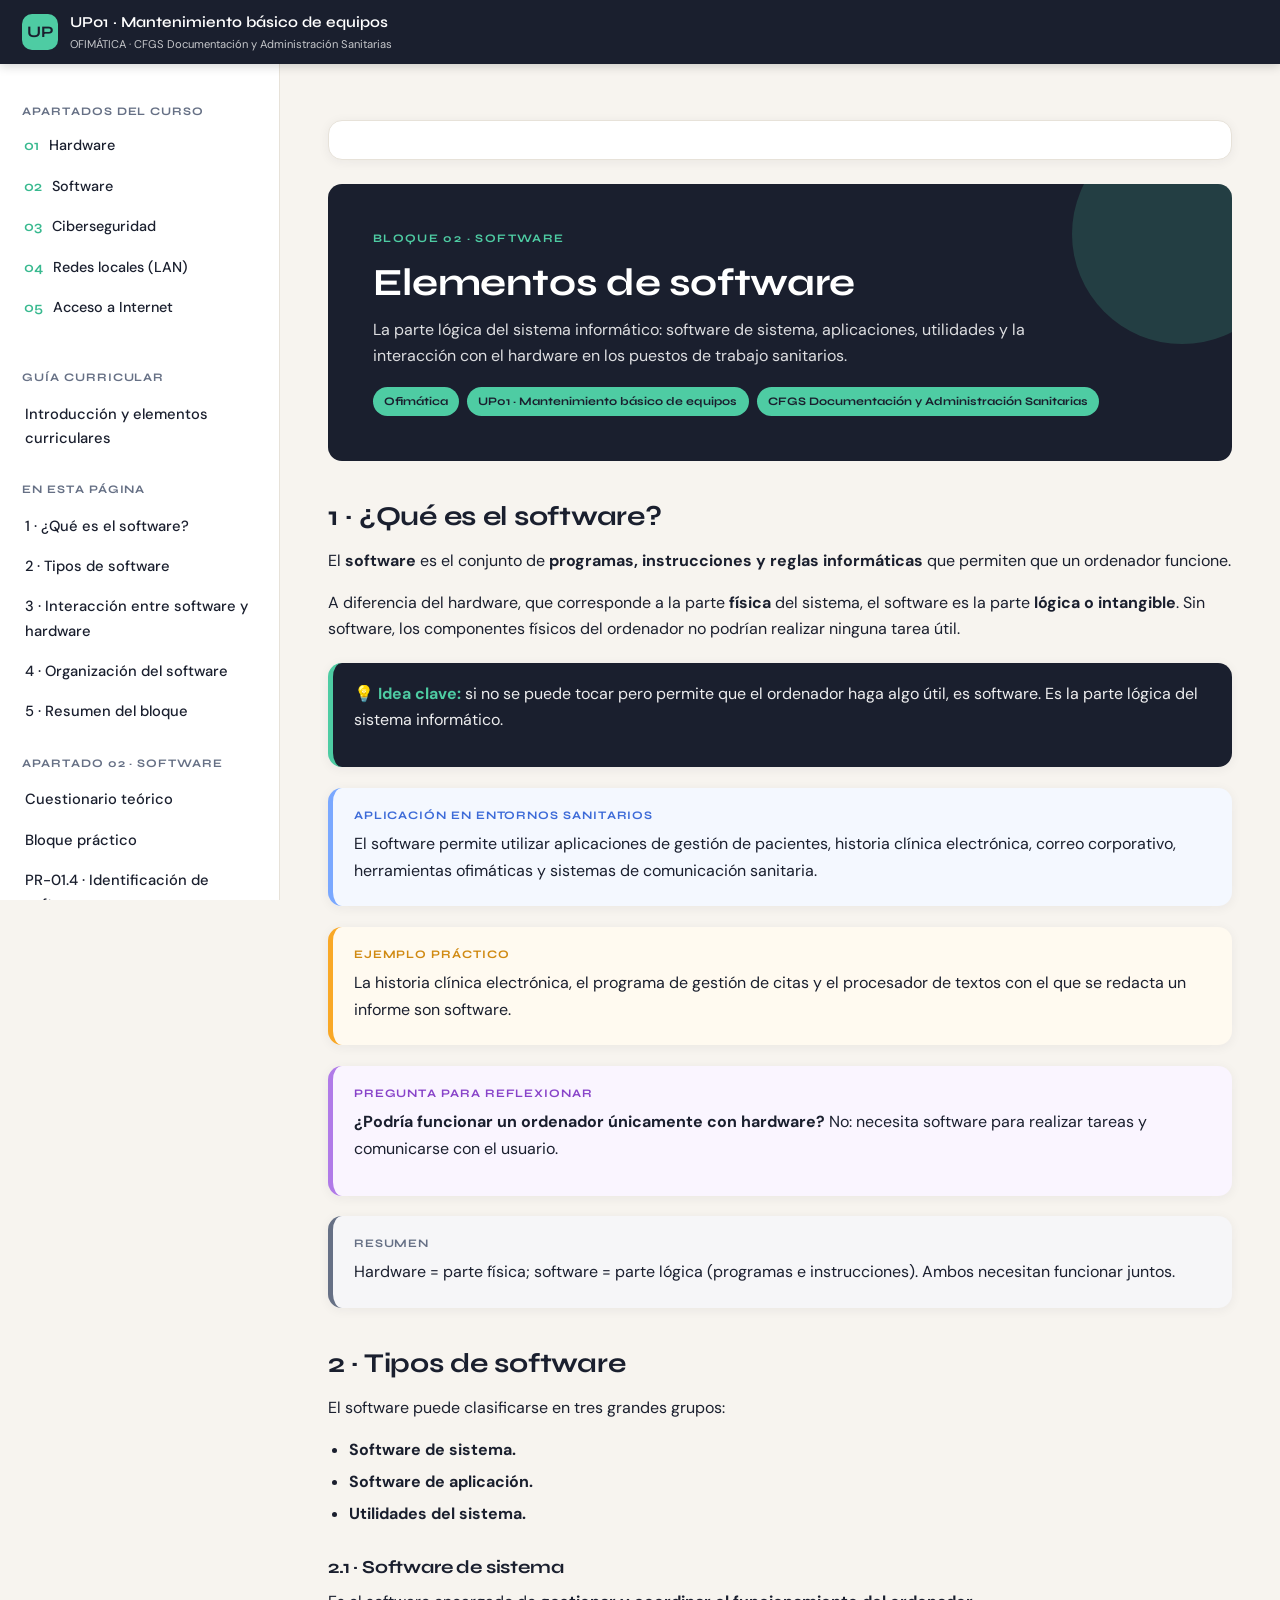
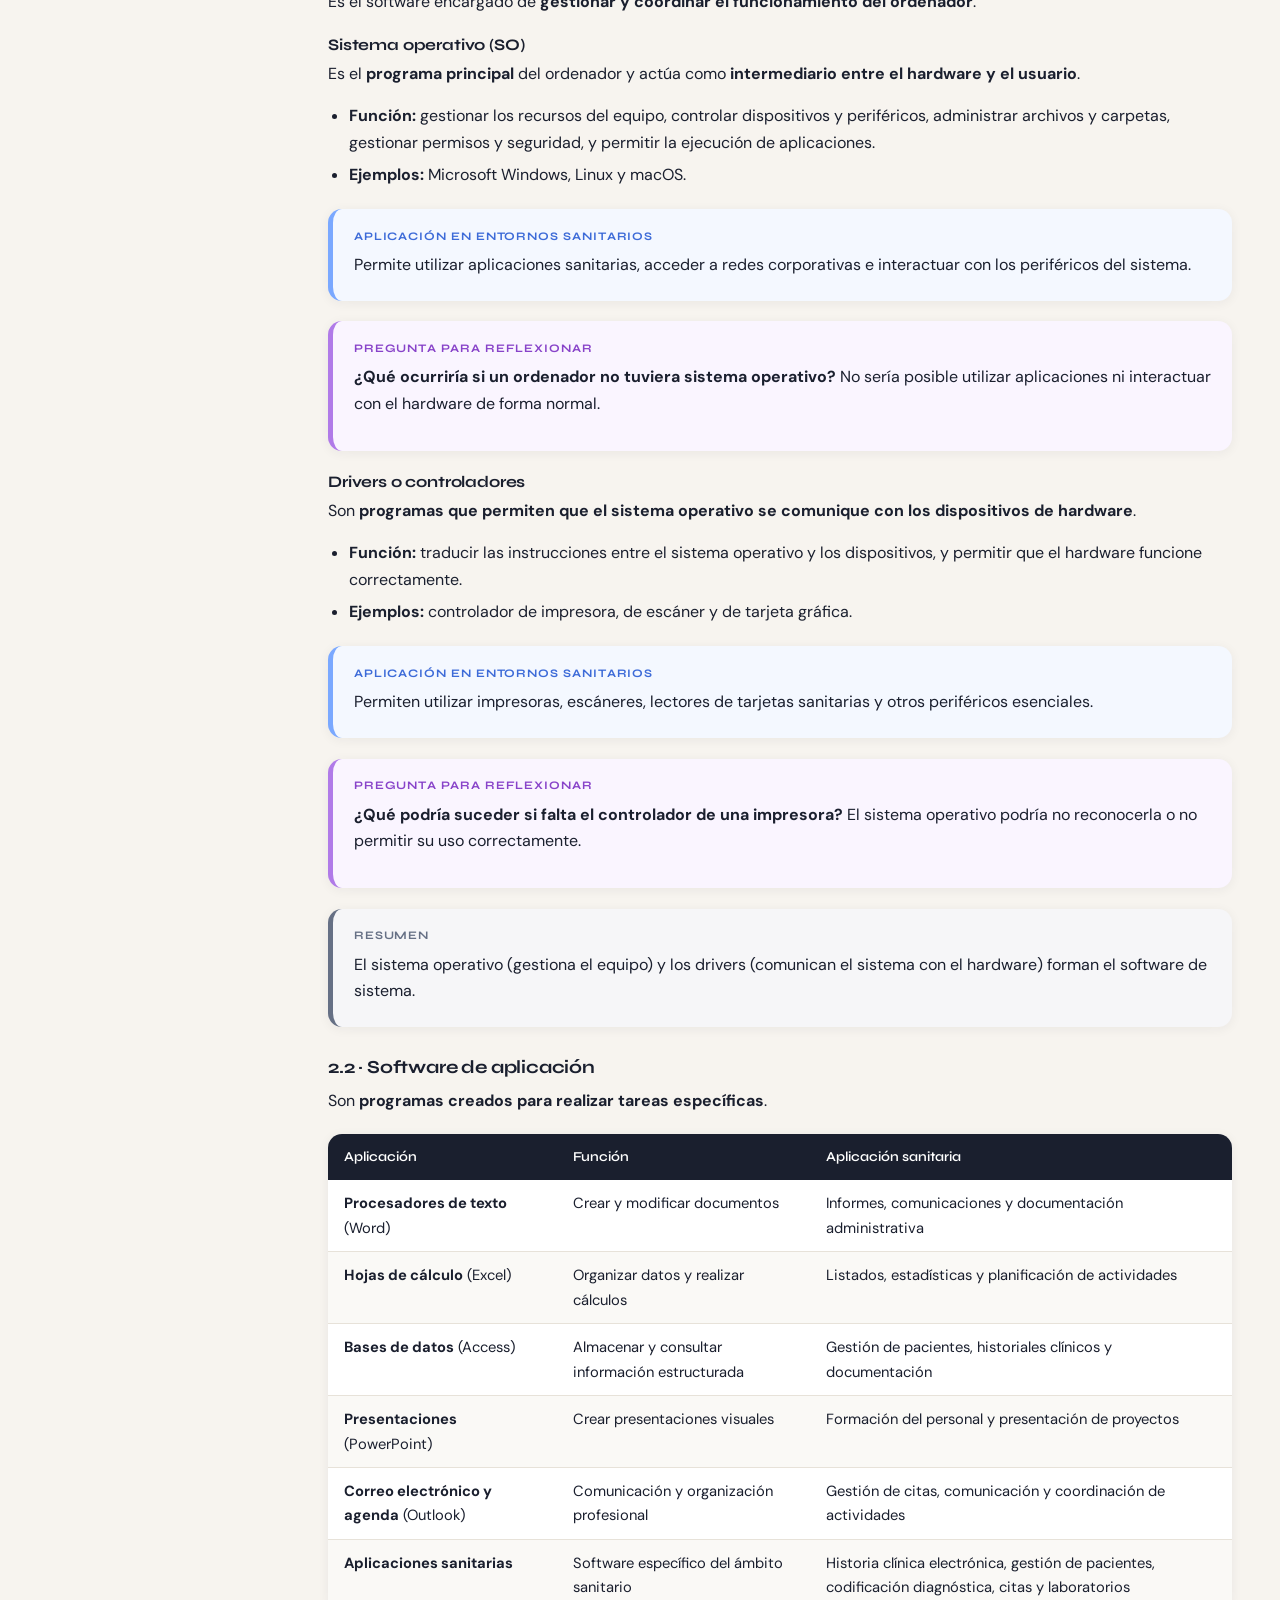
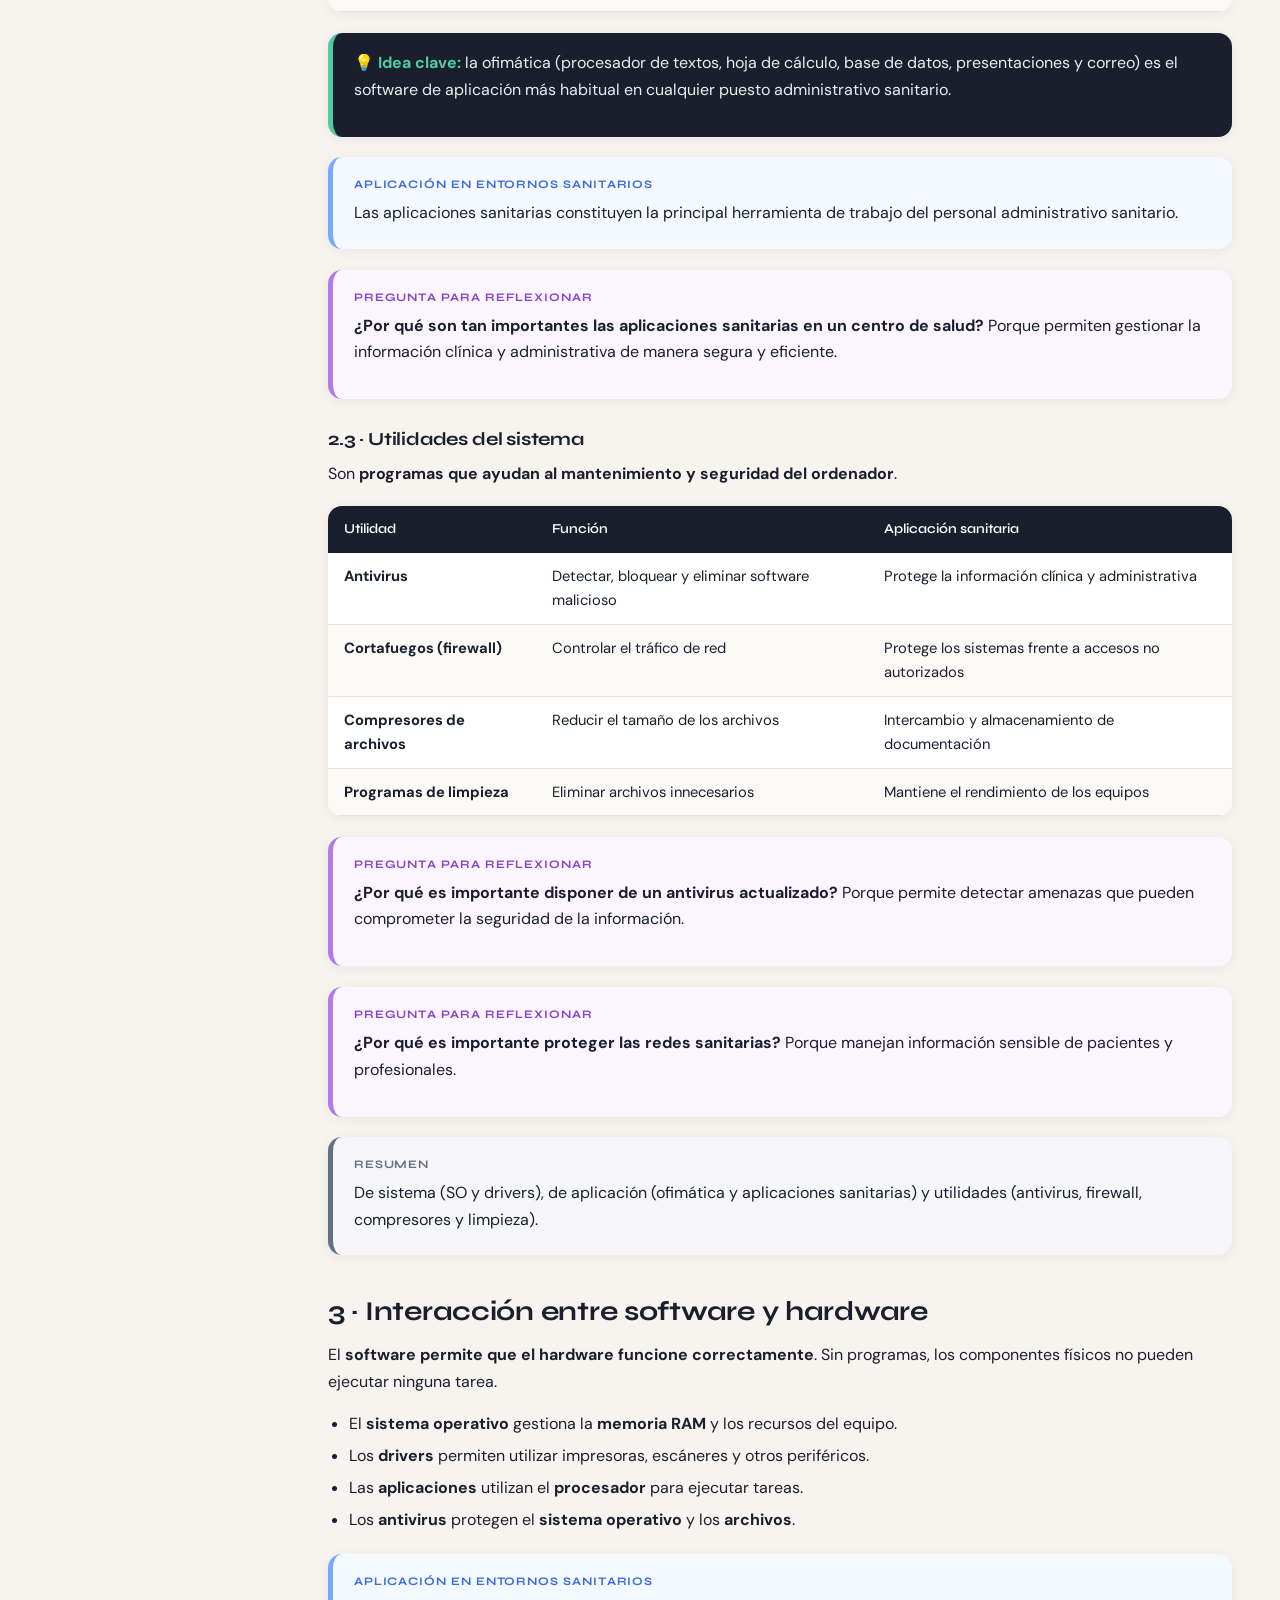
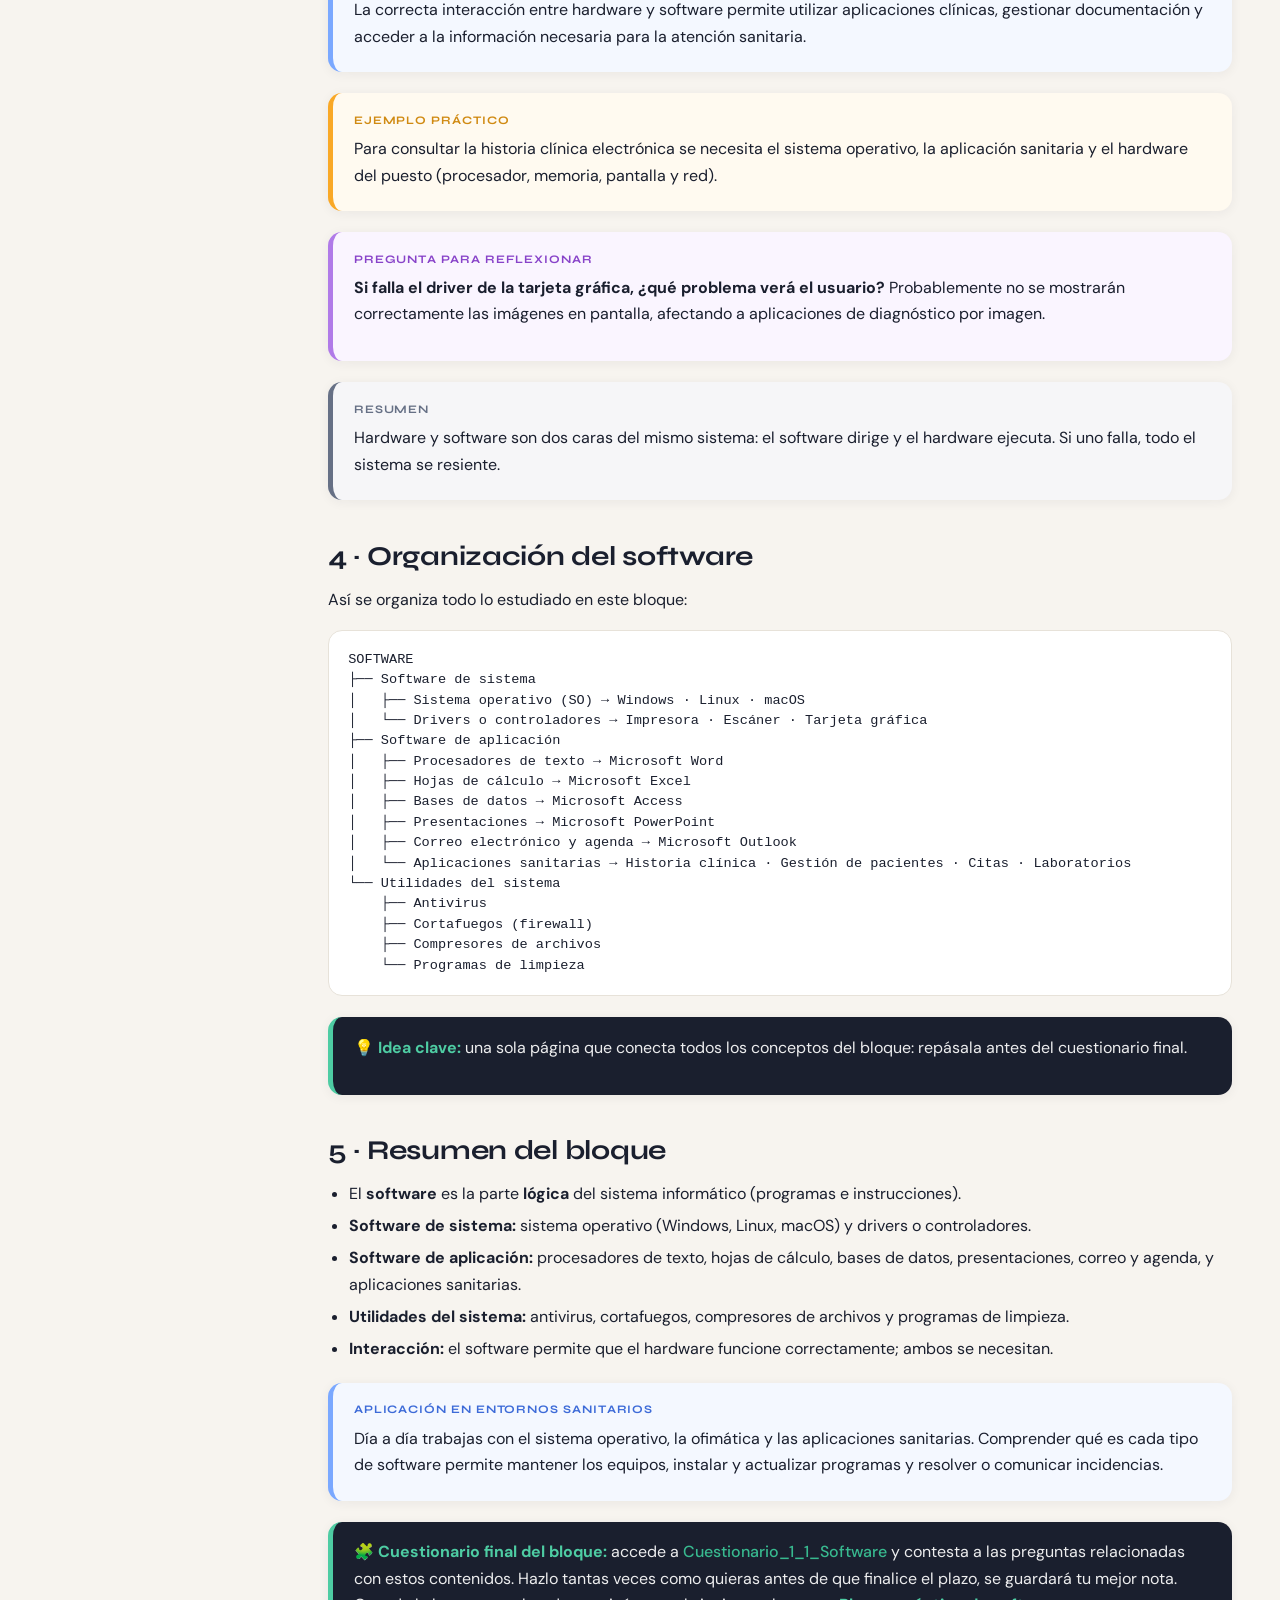
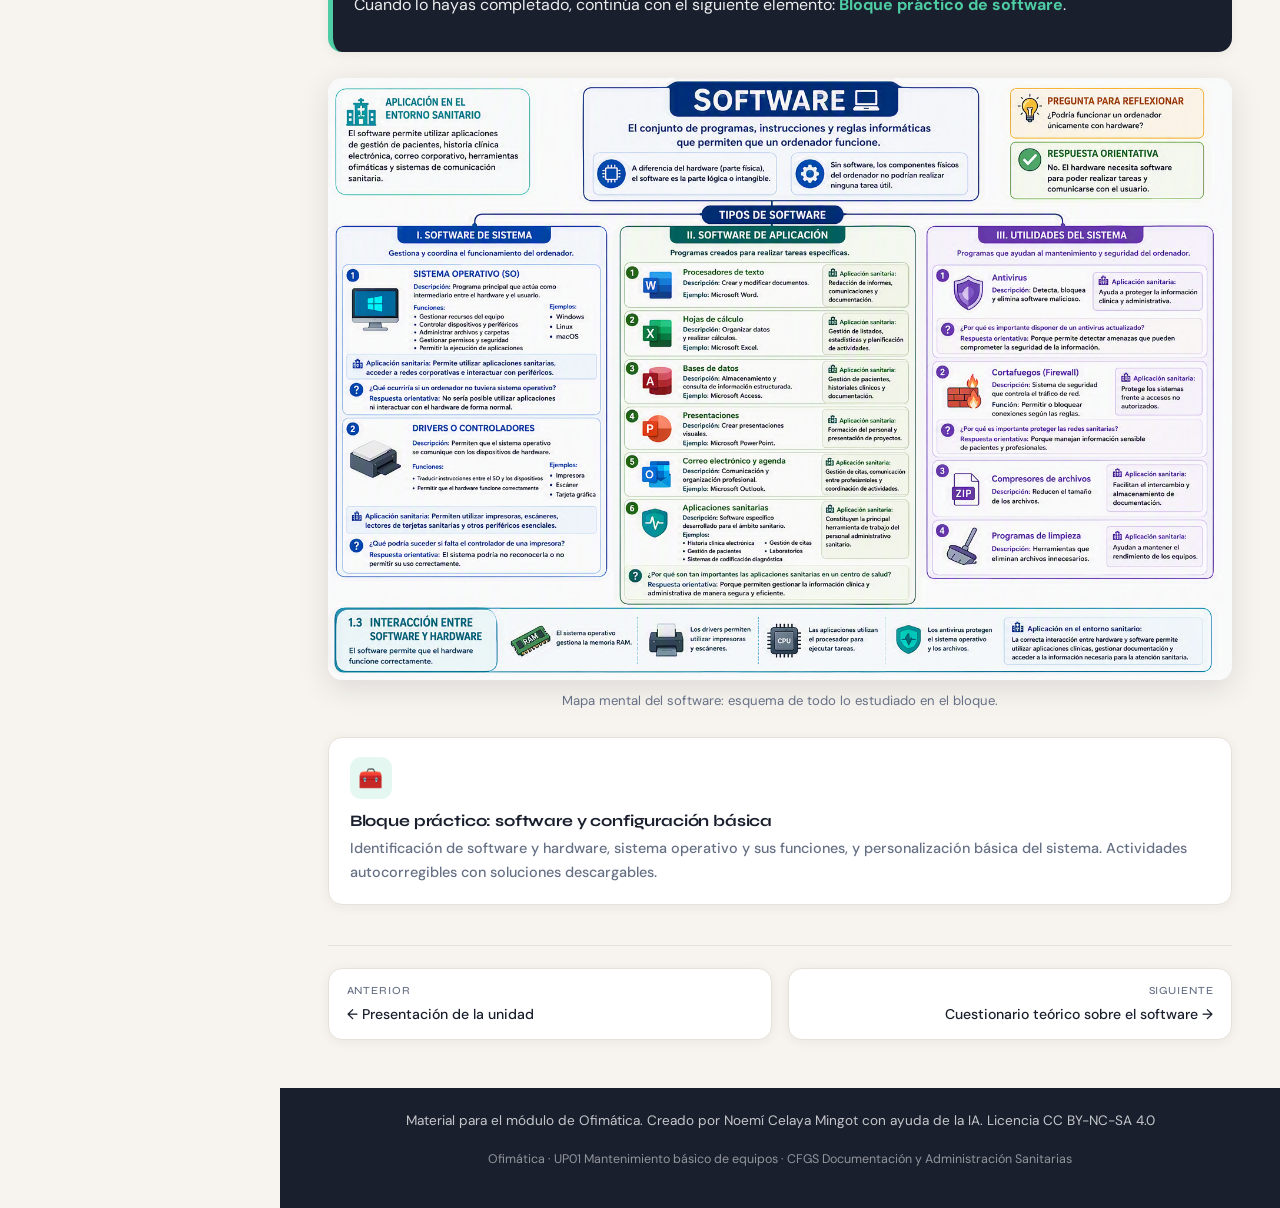
<file: 02-software/index.html>
<!DOCTYPE html>
<html lang="es">
<head>
  <meta charset="UTF-8">
  <meta name="viewport" content="width=device-width, initial-scale=1.0">
  <meta name="description" content="Bloque 02. Elementos de software. UP01 Mantenimiento básico de equipos. CFGS Documentación y Administración Sanitarias.">
  <meta name="author" content="Noemí Celaya Mingot">
  <meta name="license" content="CC BY-NC-SA 4.0">
  <title>Bloque 02 · Elementos de software · UP01</title>

  <link rel="preconnect" href="https://fonts.googleapis.com">
  <link rel="preconnect" href="https://fonts.gstatic.com" crossorigin>
  <link href="https://fonts.googleapis.com/css2?family=Syne:wght@500;600;700;800&family=DM+Sans:ital,opsz,wght@0,9..40,300;0,9..40,400;0,9..40,500;0,9..40,600;0,9..40,700;1,9..40,400&display=swap" rel="stylesheet">

  <link rel="stylesheet" href="../css/estilos.css">

  <link rel="icon" type="image/svg+xml" href="data:image/svg+xml,%3Csvg xmlns='http://www.w3.org/2000/svg' viewBox='0 0 32 32'%3E%3Crect width='32' height='32' rx='8' fill='%231A1F2E'/%3E%3Ctext x='16' y='21' font-family='Syne,sans-serif' font-size='14' font-weight='700' fill='%234ECCA3' text-anchor='middle'%3EUP%3C/text%3E%3C/svg%3E">
</head>
<body>

  <!-- ================= CABECERA FIJA ================= -->
  <header class="header">
    <div class="header__brand">
      <button class="header__menu-btn" id="btnMenu" aria-label="Abrir menú" aria-expanded="false" aria-controls="sidebar">☰</button>
      <a href="../index.html">
        <span class="header__logo">UP</span>
        <span class="header__title">
          UP01 · Mantenimiento básico de equipos
          <small>OFIMÁTICA · CFGS Documentación y Administración Sanitarias</small>
        </span>
      </a>
    </div>
  </header>

  <div class="layout">

    <!-- ================= MENÚ LATERAL FIJO ================= -->
    <aside class="sidebar" id="sidebar" aria-label="Menú de navegación">
      <nav>
        <div class="sidebar__section">
          <div class="sidebar__label">Apartados del curso</div>
          <ul class="sidebar__blocks">
            <li class="sidebar__block"><a href="../01-hardware/index.html"><span>01</span> Hardware</a></li>
            <li class="sidebar__block"><a href="index.html"><span>02</span> Software</a></li>
            <li class="sidebar__block"><a href="../03-ciberseguridad/index.html"><span>03</span> Ciberseguridad</a></li>
            <li class="sidebar__block"><a href="../04-redes-lan/index.html"><span>04</span> Redes locales (LAN)</a></li>
            <li class="sidebar__block"><a href="../05-acceso-internet/index.html"><span>05</span> Acceso a Internet</a></li>
          </ul>
        </div>
        <div class="sidebar__section">
          <div class="sidebar__label">Guía curricular</div>
          <a class="sidebar__link" href="../00-introduccion-elementos-curriculares/index.html">Introducción y elementos curriculares</a>
        </div>
        <div class="sidebar__section">
          <div class="sidebar__label">En esta página</div>
          <a class="sidebar__link" href="#que-es-software">1 · ¿Qué es el software?</a>
          <a class="sidebar__link" href="#tipos-de-software">2 · Tipos de software</a>
          <a class="sidebar__link" href="#interaccion-software-hardware">3 · Interacción entre software y hardware</a>
          <a class="sidebar__link" href="#organizacion-software">4 · Organización del software</a>
          <a class="sidebar__link" href="#resumen-bloque">5 · Resumen del bloque</a>
        </div>
        <div class="sidebar__section">
          <div class="sidebar__label">Apartado 02 · Software</div>
          <a class="sidebar__link" href="https://aules.edu.gva.es/fp/mod/quiz/view.php?id=11402081" target="_blank" rel="noopener">Cuestionario teórico</a>
          <a class="sidebar__link" href="../practico-software/index.html">Bloque práctico</a>
          <a class="sidebar__link" href="https://aules.edu.gva.es/fp/mod/quiz/view.php?id=11428448" target="_blank" rel="noopener">PR-01.4 · Identificación de software</a>
          <a class="sidebar__link" href="https://aules.edu.gva.es/fp/mod/quiz/view.php?id=11428449" target="_blank" rel="noopener">PR-01.5 · El sistema operativo</a>
          <a class="sidebar__link" href="https://aules.edu.gva.es/fp/mod/quiz/view.php?id=11428451" target="_blank" rel="noopener">PR-01.6 · Configuración del sistema</a>
        </div>
      </nav>
      <div class="sidebar__footer">
        Material para el módulo de Ofimática.<br>
        Creado por Noemí Celaya Mingot con ayuda de la IA.<br>
        Licencia CC BY-NC-SA 4.0
      </div>
    </aside>

    <!-- ================= CONTENIDO PRINCIPAL ================= -->
    <main class="main" id="main">

      <!-- TOC AUTOMÁTICO -->
      <div class="toc" id="toc-automatico"></div>

      <section class="hero">
        <div class="hero__kicker">Bloque 02 · Software</div>
        <h1>Elementos de software</h1>
        <p>La parte lógica del sistema informático: software de sistema, aplicaciones, utilidades y la interacción con el hardware en los puestos de trabajo sanitarios.</p>
        <div class="hero__badges">
          <span class="hero__badge">Ofimática</span>
          <span class="hero__badge">UP01 · Mantenimiento básico de equipos</span>
          <span class="hero__badge">CFGS Documentación y Administración Sanitarias</span>
        </div>
      </section>

      <!-- ============ 1 · ¿QUÉ ES EL SOFTWARE? ============ -->
      <section id="que-es-software">
        <h2>1 · ¿Qué es el software?</h2>
        <p>El <strong>software</strong> es el conjunto de <strong>programas, instrucciones y reglas informáticas</strong> que permiten que un ordenador funcione.</p>
        <p>A diferencia del hardware, que corresponde a la parte <strong>física</strong> del sistema, el software es la parte <strong>lógica o intangible</strong>. Sin software, los componentes físicos del ordenador no podrían realizar ninguna tarea útil.</p>

        <div class="callout callout--key">
          <p><strong>💡 Idea clave:</strong> si no se puede tocar pero permite que el ordenador haga algo útil, es software. Es la parte lógica del sistema informático.</p>
        </div>

        <div class="callout callout--health">
          <p>El software permite utilizar aplicaciones de gestión de pacientes, historia clínica electrónica, correo corporativo, herramientas ofimáticas y sistemas de comunicación sanitaria.</p>
        </div>

        <div class="callout callout--example">
          <p>La historia clínica electrónica, el programa de gestión de citas y el procesador de textos con el que se redacta un informe son software.</p>
        </div>

        <div class="callout callout--reflect">
          <p><strong>¿Podría funcionar un ordenador únicamente con hardware?</strong> No: necesita software para realizar tareas y comunicarse con el usuario.</p>
        </div>

        <div class="callout callout--summary">
          <p>Hardware = parte física; software = parte lógica (programas e instrucciones). Ambos necesitan funcionar juntos.</p>
        </div>
      </section>

      <!-- ============ 2 · TIPOS DE SOFTWARE ============ -->
      <section id="tipos-de-software">
        <h2>2 · Tipos de software</h2>
        <p>El software puede clasificarse en tres grandes grupos:</p>
        <ul>
          <li><strong>Software de sistema.</strong></li>
          <li><strong>Software de aplicación.</strong></li>
          <li><strong>Utilidades del sistema.</strong></li>
        </ul>

        <h3>2.1 · Software de sistema</h3>
        <p>Es el software encargado de <strong>gestionar y coordinar el funcionamiento del ordenador</strong>.</p>

        <h4>Sistema operativo (SO)</h4>
        <p>Es el <strong>programa principal</strong> del ordenador y actúa como <strong>intermediario entre el hardware y el usuario</strong>.</p>
        <ul>
          <li><strong>Función:</strong> gestionar los recursos del equipo, controlar dispositivos y periféricos, administrar archivos y carpetas, gestionar permisos y seguridad, y permitir la ejecución de aplicaciones.</li>
          <li><strong>Ejemplos:</strong> Microsoft Windows, Linux y macOS.</li>
        </ul>

        <div class="callout callout--health">
          <p>Permite utilizar aplicaciones sanitarias, acceder a redes corporativas e interactuar con los periféricos del sistema.</p>
        </div>

        <div class="callout callout--reflect">
          <p><strong>¿Qué ocurriría si un ordenador no tuviera sistema operativo?</strong> No sería posible utilizar aplicaciones ni interactuar con el hardware de forma normal.</p>
        </div>

        <h4>Drivers o controladores</h4>
        <p>Son <strong>programas que permiten que el sistema operativo se comunique con los dispositivos de hardware</strong>.</p>
        <ul>
          <li><strong>Función:</strong> traducir las instrucciones entre el sistema operativo y los dispositivos, y permitir que el hardware funcione correctamente.</li>
          <li><strong>Ejemplos:</strong> controlador de impresora, de escáner y de tarjeta gráfica.</li>
        </ul>

        <div class="callout callout--health">
          <p>Permiten utilizar impresoras, escáneres, lectores de tarjetas sanitarias y otros periféricos esenciales.</p>
        </div>

        <div class="callout callout--reflect">
          <p><strong>¿Qué podría suceder si falta el controlador de una impresora?</strong> El sistema operativo podría no reconocerla o no permitir su uso correctamente.</p>
        </div>

        <div class="callout callout--summary">
          <p>El sistema operativo (gestiona el equipo) y los drivers (comunican el sistema con el hardware) forman el software de sistema.</p>
        </div>

        <h3>2.2 · Software de aplicación</h3>
        <p>Son <strong>programas creados para realizar tareas específicas</strong>.</p>
        <div class="table-wrap">
          <table>
            <thead>
              <tr><th>Aplicación</th><th>Función</th><th>Aplicación sanitaria</th></tr>
            </thead>
            <tbody>
              <tr><td><strong>Procesadores de texto</strong> (Word)</td><td>Crear y modificar documentos</td><td>Informes, comunicaciones y documentación administrativa</td></tr>
              <tr><td><strong>Hojas de cálculo</strong> (Excel)</td><td>Organizar datos y realizar cálculos</td><td>Listados, estadísticas y planificación de actividades</td></tr>
              <tr><td><strong>Bases de datos</strong> (Access)</td><td>Almacenar y consultar información estructurada</td><td>Gestión de pacientes, historiales clínicos y documentación</td></tr>
              <tr><td><strong>Presentaciones</strong> (PowerPoint)</td><td>Crear presentaciones visuales</td><td>Formación del personal y presentación de proyectos</td></tr>
              <tr><td><strong>Correo electrónico y agenda</strong> (Outlook)</td><td>Comunicación y organización profesional</td><td>Gestión de citas, comunicación y coordinación de actividades</td></tr>
              <tr><td><strong>Aplicaciones sanitarias</strong></td><td>Software específico del ámbito sanitario</td><td>Historia clínica electrónica, gestión de pacientes, codificación diagnóstica, citas y laboratorios</td></tr>
            </tbody>
          </table>
        </div>

        <div class="callout callout--key">
          <p><strong>💡 Idea clave:</strong> la ofimática (procesador de textos, hoja de cálculo, base de datos, presentaciones y correo) es el software de aplicación más habitual en cualquier puesto administrativo sanitario.</p>
        </div>

        <div class="callout callout--health">
          <p>Las aplicaciones sanitarias constituyen la principal herramienta de trabajo del personal administrativo sanitario.</p>
        </div>

        <div class="callout callout--reflect">
          <p><strong>¿Por qué son tan importantes las aplicaciones sanitarias en un centro de salud?</strong> Porque permiten gestionar la información clínica y administrativa de manera segura y eficiente.</p>
        </div>

        <h3>2.3 · Utilidades del sistema</h3>
        <p>Son <strong>programas que ayudan al mantenimiento y seguridad del ordenador</strong>.</p>
        <div class="table-wrap">
          <table>
            <thead>
              <tr><th>Utilidad</th><th>Función</th><th>Aplicación sanitaria</th></tr>
            </thead>
            <tbody>
              <tr><td><strong>Antivirus</strong></td><td>Detectar, bloquear y eliminar software malicioso</td><td>Protege la información clínica y administrativa</td></tr>
              <tr><td><strong>Cortafuegos (firewall)</strong></td><td>Controlar el tráfico de red</td><td>Protege los sistemas frente a accesos no autorizados</td></tr>
              <tr><td><strong>Compresores de archivos</strong></td><td>Reducir el tamaño de los archivos</td><td>Intercambio y almacenamiento de documentación</td></tr>
              <tr><td><strong>Programas de limpieza</strong></td><td>Eliminar archivos innecesarios</td><td>Mantiene el rendimiento de los equipos</td></tr>
            </tbody>
          </table>
        </div>

        <div class="callout callout--reflect">
          <p><strong>¿Por qué es importante disponer de un antivirus actualizado?</strong> Porque permite detectar amenazas que pueden comprometer la seguridad de la información.</p>
        </div>

        <div class="callout callout--reflect">
          <p><strong>¿Por qué es importante proteger las redes sanitarias?</strong> Porque manejan información sensible de pacientes y profesionales.</p>
        </div>

        <div class="callout callout--summary">
          <p>De sistema (SO y drivers), de aplicación (ofimática y aplicaciones sanitarias) y utilidades (antivirus, firewall, compresores y limpieza).</p>
        </div>
      </section>

      <!-- ============ 3 · INTERACCIÓN SOFTWARE-HARDWARE ============ -->
      <section id="interaccion-software-hardware">
        <h2>3 · Interacción entre software y hardware</h2>
        <p>El <strong>software permite que el hardware funcione correctamente</strong>. Sin programas, los componentes físicos no pueden ejecutar ninguna tarea.</p>
        <ul>
          <li>El <strong>sistema operativo</strong> gestiona la <strong>memoria RAM</strong> y los recursos del equipo.</li>
          <li>Los <strong>drivers</strong> permiten utilizar impresoras, escáneres y otros periféricos.</li>
          <li>Las <strong>aplicaciones</strong> utilizan el <strong>procesador</strong> para ejecutar tareas.</li>
          <li>Los <strong>antivirus</strong> protegen el <strong>sistema operativo</strong> y los <strong>archivos</strong>.</li>
        </ul>

        <div class="callout callout--health">
          <p>La correcta interacción entre hardware y software permite utilizar aplicaciones clínicas, gestionar documentación y acceder a la información necesaria para la atención sanitaria.</p>
        </div>

        <div class="callout callout--example">
          <p>Para consultar la historia clínica electrónica se necesita el sistema operativo, la aplicación sanitaria y el hardware del puesto (procesador, memoria, pantalla y red).</p>
        </div>

        <div class="callout callout--reflect">
          <p><strong>Si falla el driver de la tarjeta gráfica, ¿qué problema verá el usuario?</strong> Probablemente no se mostrarán correctamente las imágenes en pantalla, afectando a aplicaciones de diagnóstico por imagen.</p>
        </div>

        <div class="callout callout--summary">
          <p>Hardware y software son dos caras del mismo sistema: el software dirige y el hardware ejecuta. Si uno falla, todo el sistema se resiente.</p>
        </div>
      </section>

      <!-- ============ 4 · ORGANIZACIÓN DEL SOFTWARE ============ -->
      <section id="organizacion-software">
        <h2>4 · Organización del software</h2>
        <p>Así se organiza todo lo estudiado en este bloque:</p>
        <pre style="background:#fff;border:1px solid var(--border);border-radius:var(--radius);padding:1.2rem;overflow-x:auto;font-size:0.85rem;line-height:1.5;">SOFTWARE
├── Software de sistema
│   ├── Sistema operativo (SO) → Windows · Linux · macOS
│   └── Drivers o controladores → Impresora · Escáner · Tarjeta gráfica
├── Software de aplicación
│   ├── Procesadores de texto → Microsoft Word
│   ├── Hojas de cálculo → Microsoft Excel
│   ├── Bases de datos → Microsoft Access
│   ├── Presentaciones → Microsoft PowerPoint
│   ├── Correo electrónico y agenda → Microsoft Outlook
│   └── Aplicaciones sanitarias → Historia clínica · Gestión de pacientes · Citas · Laboratorios
└── Utilidades del sistema
    ├── Antivirus
    ├── Cortafuegos (firewall)
    ├── Compresores de archivos
    └── Programas de limpieza</pre>

        <div class="callout callout--key">
          <p><strong>💡 Idea clave:</strong> una sola página que conecta todos los conceptos del bloque: repásala antes del cuestionario final.</p>
        </div>
      </section>

      <!-- ============ 5 · RESUMEN DEL BLOQUE ============ -->
      <section id="resumen-bloque">
        <h2>5 · Resumen del bloque</h2>
        <ul>
          <li>El <strong>software</strong> es la parte <strong>lógica</strong> del sistema informático (programas e instrucciones).</li>
          <li><strong>Software de sistema:</strong> sistema operativo (Windows, Linux, macOS) y drivers o controladores.</li>
          <li><strong>Software de aplicación:</strong> procesadores de texto, hojas de cálculo, bases de datos, presentaciones, correo y agenda, y aplicaciones sanitarias.</li>
          <li><strong>Utilidades del sistema:</strong> antivirus, cortafuegos, compresores de archivos y programas de limpieza.</li>
          <li><strong>Interacción:</strong> el software permite que el hardware funcione correctamente; ambos se necesitan.</li>
        </ul>

        <div class="callout callout--health">
          <p>Día a día trabajas con el sistema operativo, la ofimática y las aplicaciones sanitarias. Comprender qué es cada tipo de software permite mantener los equipos, instalar y actualizar programas y resolver o comunicar incidencias.</p>
        </div>

        <div class="callout callout--key">
          <p><strong>🧩 Cuestionario final del bloque:</strong> accede a <strong><a href="https://aules.edu.gva.es/fp/mod/quiz/view.php?id=11402081" target="_blank" rel="noopener">Cuestionario_1_1_Software</a></strong> y contesta a las preguntas relacionadas con estos contenidos. Hazlo tantas veces como quieras antes de que finalice el plazo, se guardará tu mejor nota. Cuando lo hayas completado, continúa con el siguiente elemento: <a href="../practico-software/index.html"><strong>Bloque práctico de software</strong></a>.</p>
        </div>

        <figure class="image-figure image-figure--wide">
          <img src="../images/software/mapa-software.png" alt="Mapa mental de la organización del software: software de sistema (sistema operativo y drivers), software de aplicación (ofimática y aplicaciones sanitarias) y utilidades del sistema." loading="lazy">
          <figcaption>Mapa mental del software: esquema de todo lo estudiado en el bloque.</figcaption>
        </figure>

        <div class="card-grid">
          <a class="card" href="../practico-software/index.html">
            <div class="card__icon">🧰</div>
            <h3>Bloque práctico: software y configuración básica</h3>
            <p>Identificación de software y hardware, sistema operativo y sus funciones, y personalización básica del sistema. Actividades autocorregibles con soluciones descargables.</p>
          </a>
        </div>
      </section>

      <!-- ============ NAVEGACIÓN PAGINADA ============ -->
      <nav class="page-nav">
        <a class="page-nav__item" href="../index.html">
          <small>Anterior</small>
          ← Presentación de la unidad
        </a>
        <a class="page-nav__item page-nav__item--next" href="https://aules.edu.gva.es/fp/mod/quiz/view.php?id=11402081" target="_blank" rel="noopener">
          <small>Siguiente</small>
          Cuestionario teórico sobre el software →
        </a>
      </nav>

    </main>

  </div>

  <!-- ================= FOOTER ================= -->
  <footer class="footer">
    <p>Material para el módulo de Ofimática. Creado por Noemí Celaya Mingot con ayuda de la IA. Licencia CC BY-NC-SA 4.0</p>
    <p style="margin-top:0.3rem; font-size:0.78rem; opacity:0.7">
      Ofimática · UP01 Mantenimiento básico de equipos · CFGS Documentación y Administración Sanitarias
    </p>
  </footer>

  <button class="backtotop" id="btnTop" aria-label="Volver arriba">↑</button>

  <script src="../js/navegacion.js"></script>
</body>
</html>
</file>
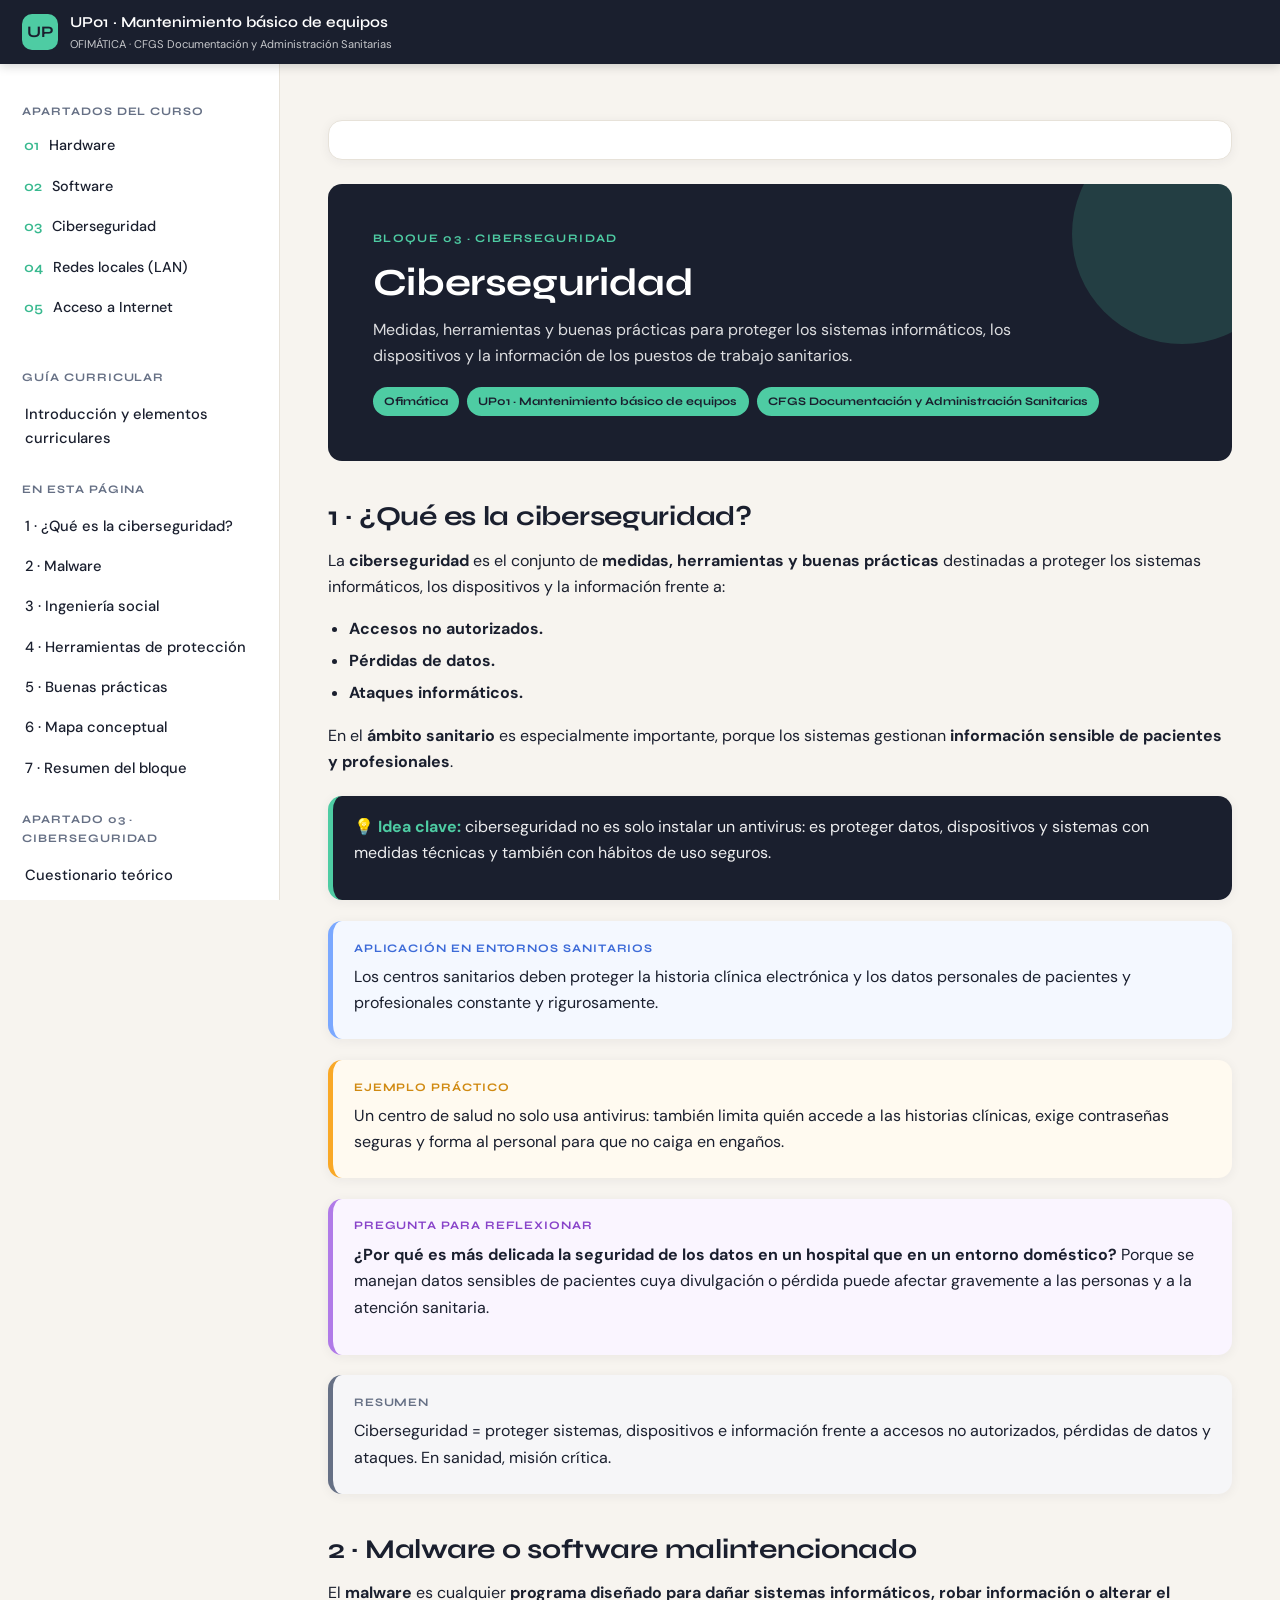
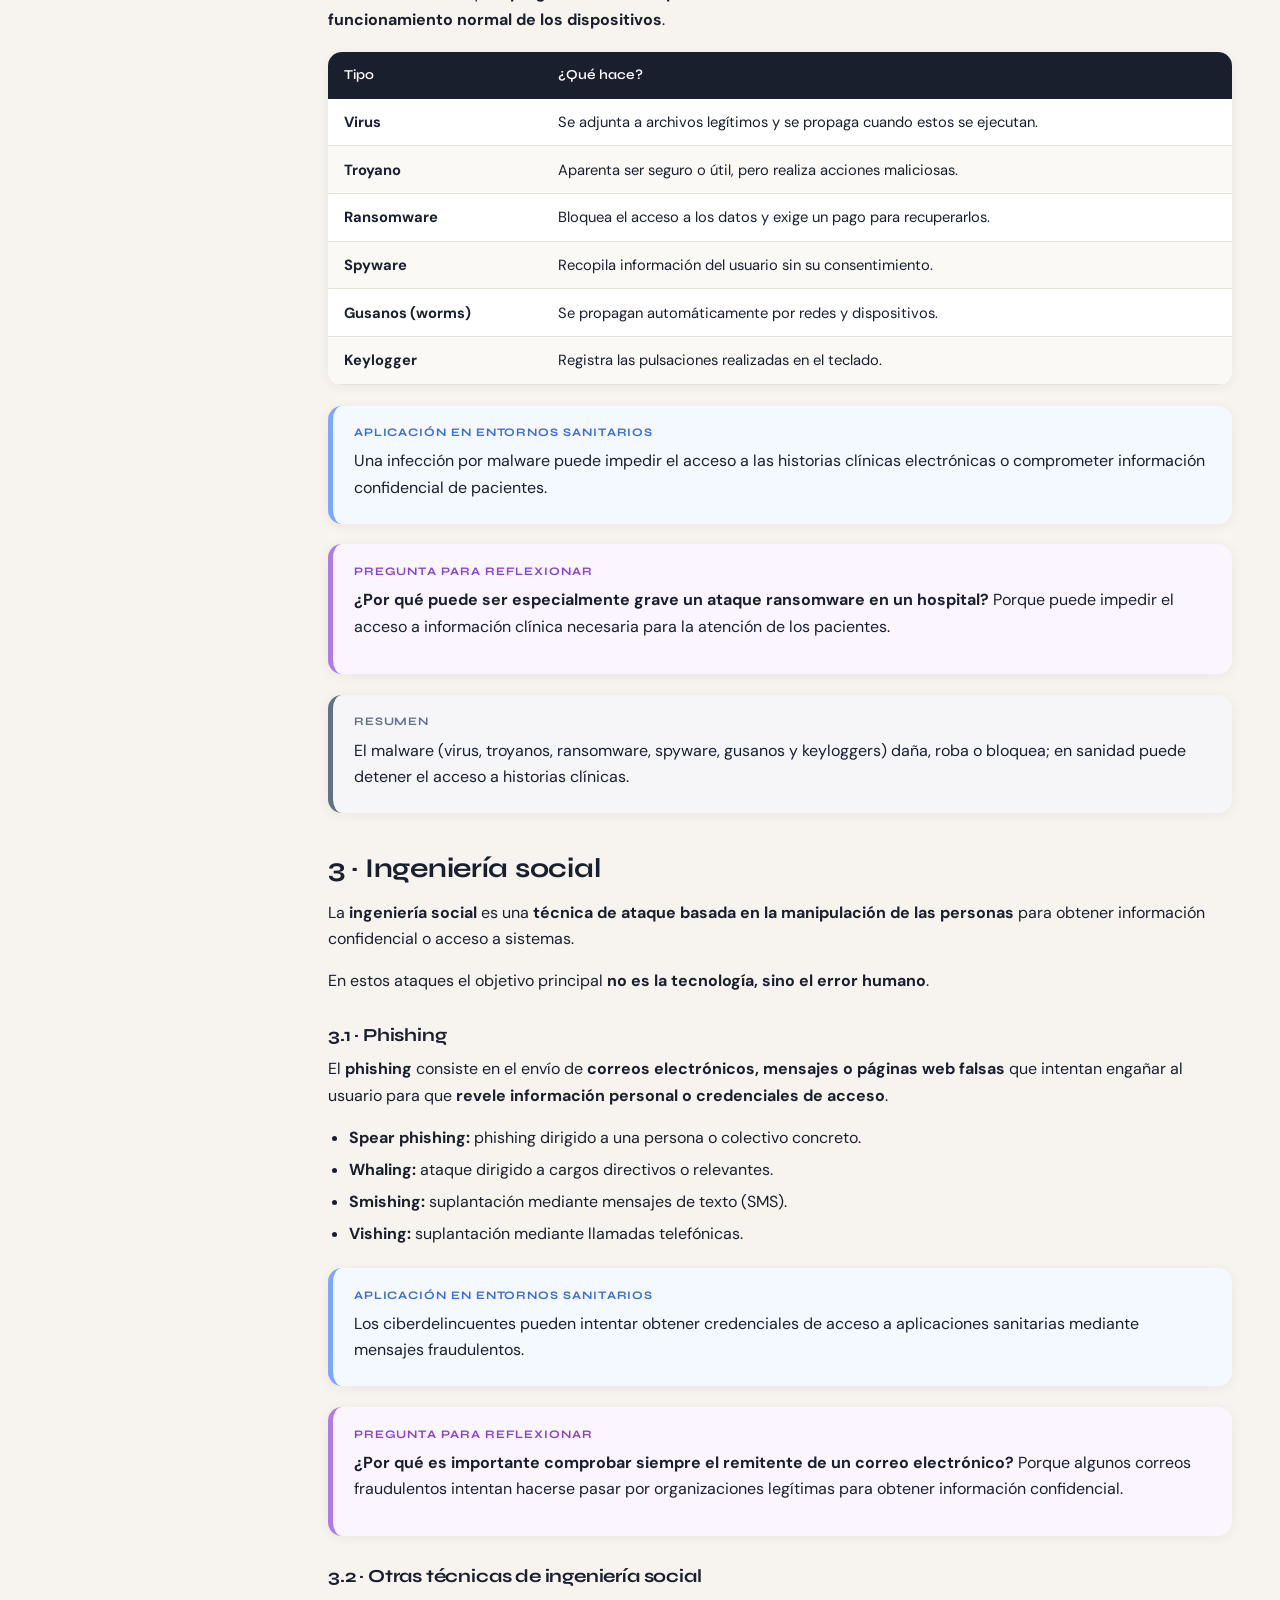
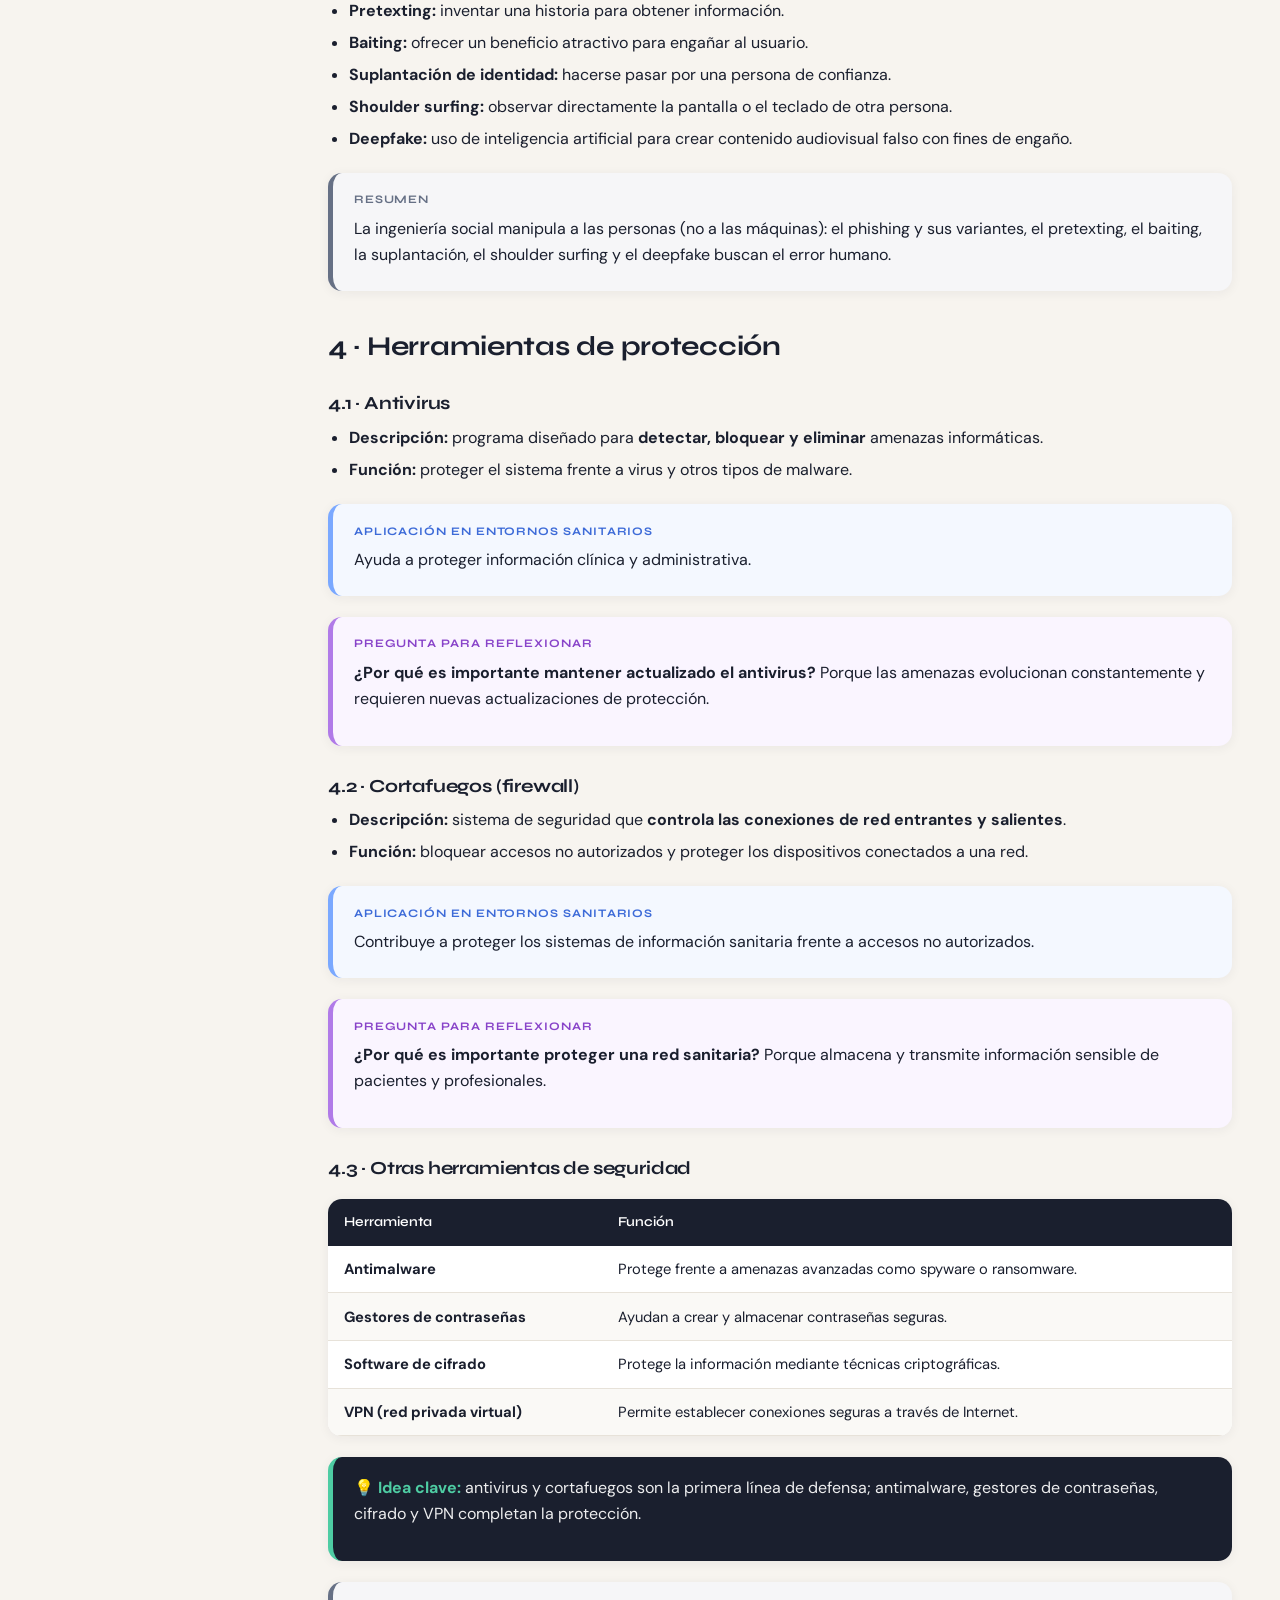
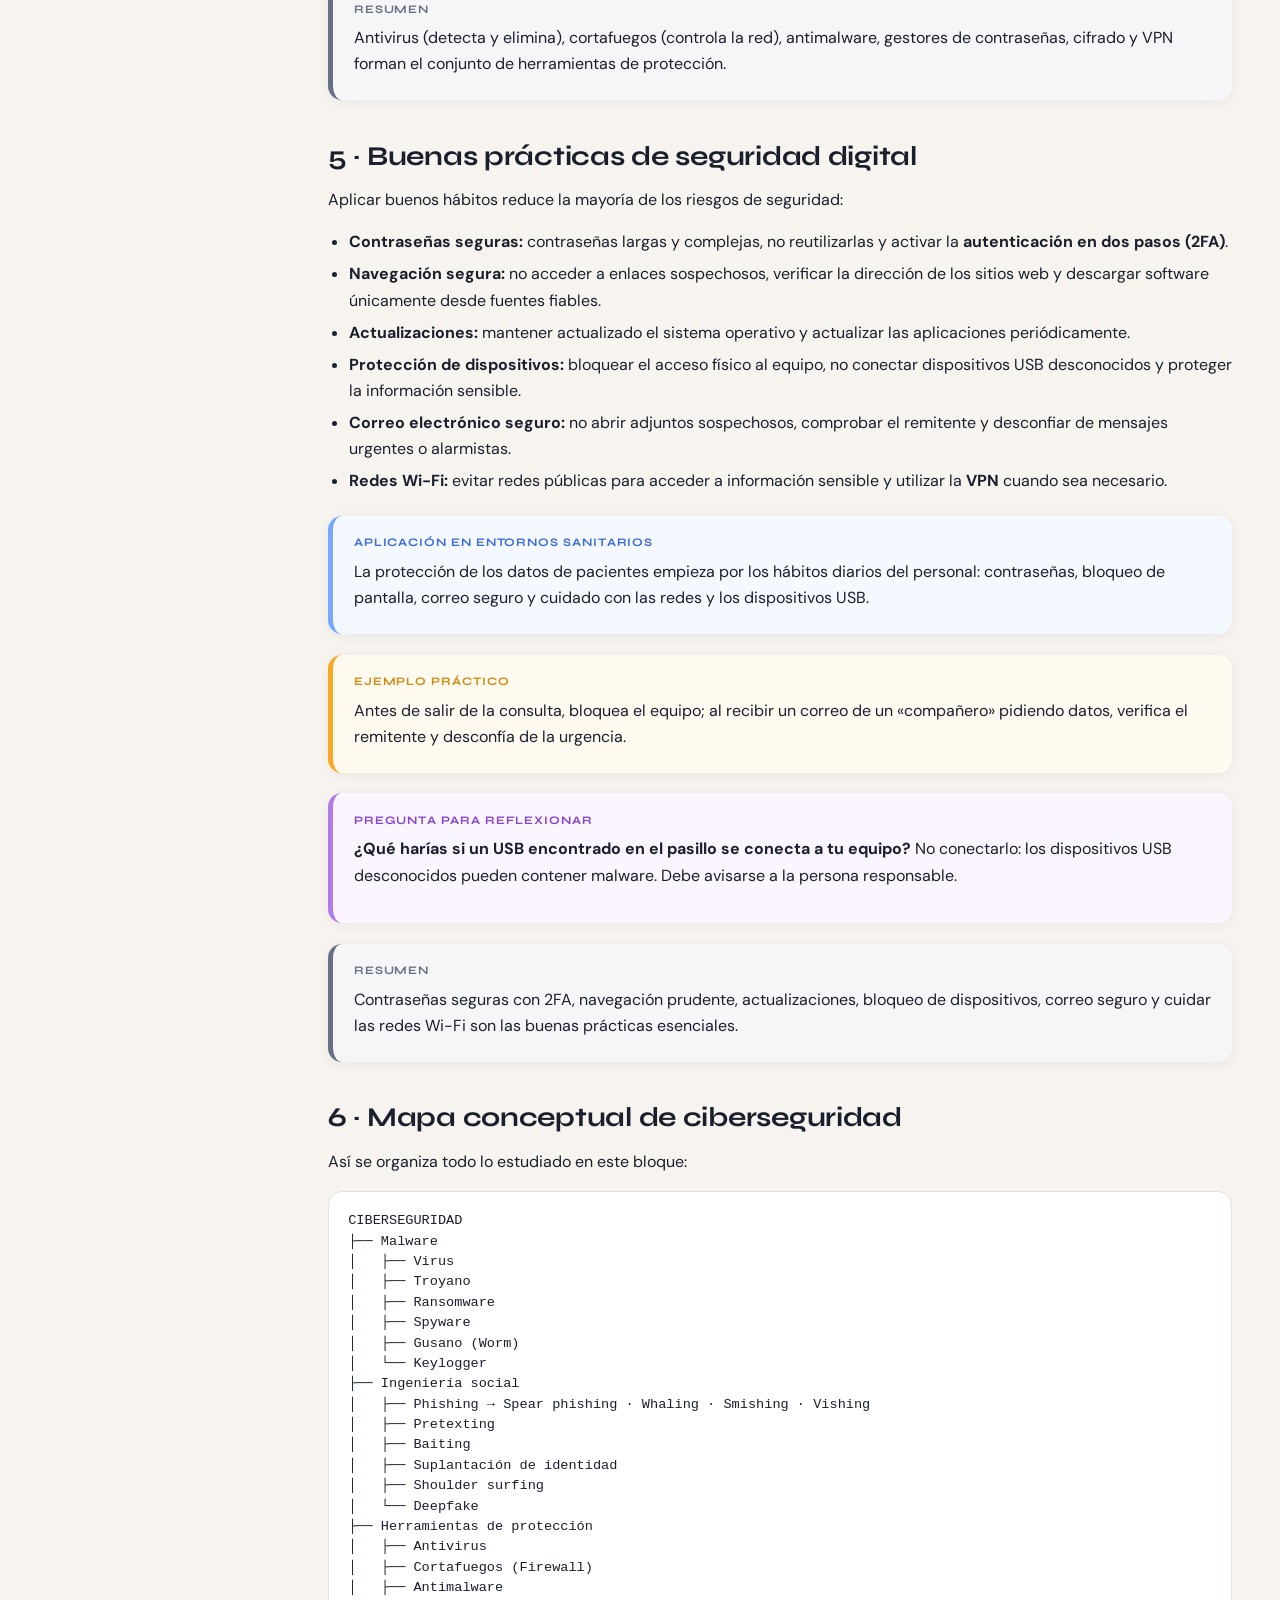
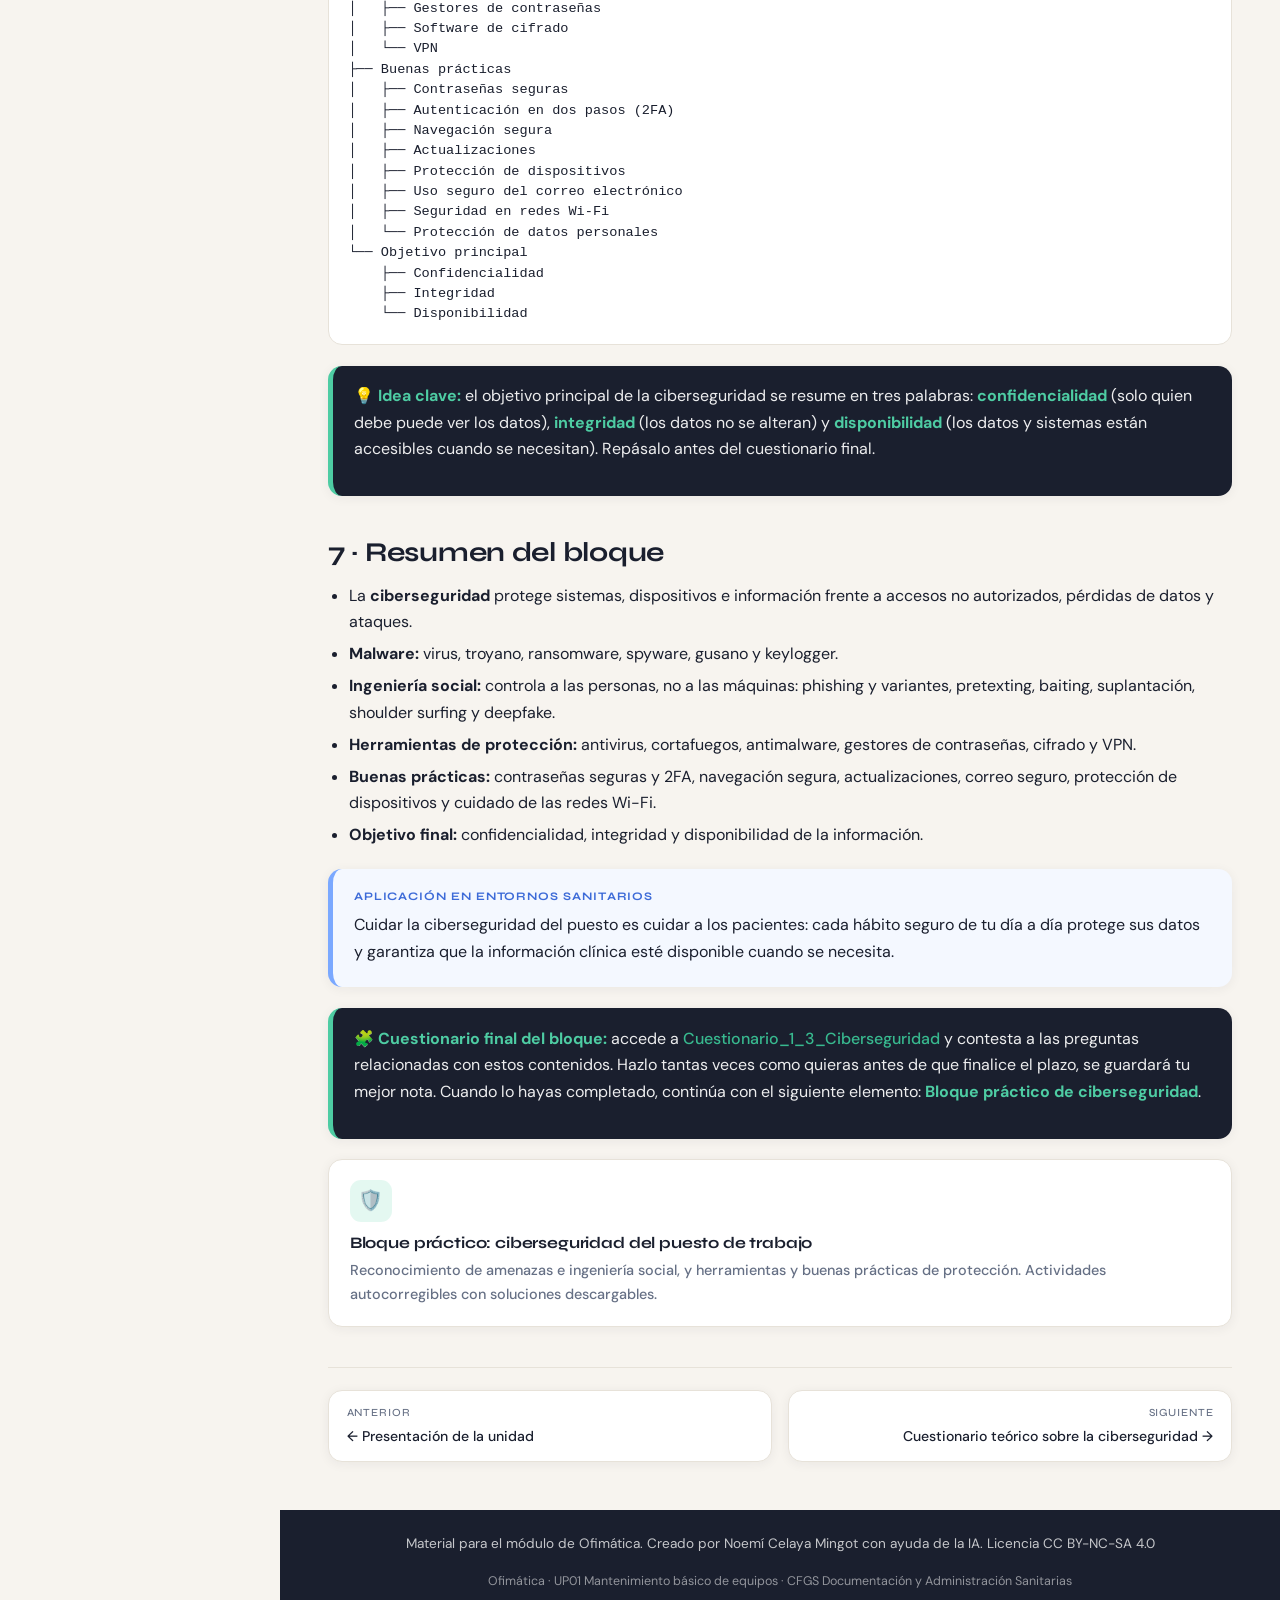
<file: 03-ciberseguridad/index.html>
<!DOCTYPE html>
<html lang="es">
<head>
  <meta charset="UTF-8">
  <meta name="viewport" content="width=device-width, initial-scale=1.0">
  <meta name="description" content="Bloque 03. Ciberseguridad. UP01 Mantenimiento básico de equipos. CFGS Documentación y Administración Sanitarias.">
  <meta name="author" content="Noemí Celaya Mingot">
  <meta name="license" content="CC BY-NC-SA 4.0">
  <title>Bloque 03 · Ciberseguridad · UP01</title>

  <link rel="preconnect" href="https://fonts.googleapis.com">
  <link rel="preconnect" href="https://fonts.gstatic.com" crossorigin>
  <link href="https://fonts.googleapis.com/css2?family=Syne:wght@500;600;700;800&family=DM+Sans:ital,opsz,wght@0,9..40,300;0,9..40,400;0,9..40,500;0,9..40,600;0,9..40,700;1,9..40,400&display=swap" rel="stylesheet">

  <link rel="stylesheet" href="../css/estilos.css">

  <link rel="icon" type="image/svg+xml" href="data:image/svg+xml,%3Csvg xmlns='http://www.w3.org/2000/svg' viewBox='0 0 32 32'%3E%3Crect width='32' height='32' rx='8' fill='%231A1F2E'/%3E%3Ctext x='16' y='21' font-family='Syne,sans-serif' font-size='14' font-weight='700' fill='%234ECCA3' text-anchor='middle'%3EUP%3C/text%3E%3C/svg%3E">
</head>
<body>

  <!-- ================= CABECERA FIJA ================= -->
  <header class="header">
    <div class="header__brand">
      <button class="header__menu-btn" id="btnMenu" aria-label="Abrir menú" aria-expanded="false" aria-controls="sidebar">☰</button>
      <a href="../index.html">
        <span class="header__logo">UP</span>
        <span class="header__title">
          UP01 · Mantenimiento básico de equipos
          <small>OFIMÁTICA · CFGS Documentación y Administración Sanitarias</small>
        </span>
      </a>
    </div>
  </header>

  <div class="layout">

    <!-- ================= MENÚ LATERAL FIJO ================= -->
    <aside class="sidebar" id="sidebar" aria-label="Menú de navegación">
      <nav>
        <div class="sidebar__section">
          <div class="sidebar__label">Apartados del curso</div>
          <ul class="sidebar__blocks">
            <li class="sidebar__block"><a href="../01-hardware/index.html"><span>01</span> Hardware</a></li>
            <li class="sidebar__block"><a href="../02-software/index.html"><span>02</span> Software</a></li>
            <li class="sidebar__block"><a href="index.html"><span>03</span> Ciberseguridad</a></li>
            <li class="sidebar__block"><a href="../04-redes-lan/index.html"><span>04</span> Redes locales (LAN)</a></li>
            <li class="sidebar__block"><a href="../05-acceso-internet/index.html"><span>05</span> Acceso a Internet</a></li>
          </ul>
        </div>
        <div class="sidebar__section">
          <div class="sidebar__label">Guía curricular</div>
          <a class="sidebar__link" href="../00-introduccion-elementos-curriculares/index.html">Introducción y elementos curriculares</a>
        </div>
        <div class="sidebar__section">
          <div class="sidebar__label">En esta página</div>
          <a class="sidebar__link" href="#que-es-ciberseguridad">1 · ¿Qué es la ciberseguridad?</a>
          <a class="sidebar__link" href="#malware">2 · Malware</a>
          <a class="sidebar__link" href="#ingenieria-social">3 · Ingeniería social</a>
          <a class="sidebar__link" href="#herramientas-proteccion">4 · Herramientas de protección</a>
          <a class="sidebar__link" href="#buenas-practicas">5 · Buenas prácticas</a>
          <a class="sidebar__link" href="#mapa-ciberseguridad">6 · Mapa conceptual</a>
          <a class="sidebar__link" href="#resumen-bloque">7 · Resumen del bloque</a>
        </div>
        <div class="sidebar__section">
          <div class="sidebar__label">Apartado 03 · Ciberseguridad</div>
          <a class="sidebar__link" href="https://aules.edu.gva.es/fp/mod/quiz/view.php?id=11431133" target="_blank" rel="noopener">Cuestionario teórico</a>
          <a class="sidebar__link" href="../practico-ciberseguridad/index.html">Bloque práctico</a>
          <a class="sidebar__link" href="https://aules.edu.gva.es/fp/mod/quiz/view.php?id=11431277" target="_blank" rel="noopener">PR-01.7 · Malware y amenazas</a>
          <a class="sidebar__link" href="https://aules.edu.gva.es/fp/mod/quiz/view.php?id=11431343" target="_blank" rel="noopener">PR-01.8 · Ingeniería social</a>
          <a class="sidebar__link" href="https://aules.edu.gva.es/fp/mod/quiz/view.php?id=11431355" target="_blank" rel="noopener">PR-01.9 · Protección y buenas prácticas</a>
        </div>
      </nav>
      <div class="sidebar__footer">
        Material para el módulo de Ofimática.<br>
        Creado por Noemí Celaya Mingot con ayuda de la IA.<br>
        Licencia CC BY-NC-SA 4.0
      </div>
    </aside>

    <!-- ================= CONTENIDO PRINCIPAL ================= -->
    <main class="main" id="main">

      <!-- TOC AUTOMÁTICO -->
      <div class="toc" id="toc-automatico"></div>

      <section class="hero">
        <div class="hero__kicker">Bloque 03 · Ciberseguridad</div>
        <h1>Ciberseguridad</h1>
        <p>Medidas, herramientas y buenas prácticas para proteger los sistemas informáticos, los dispositivos y la información de los puestos de trabajo sanitarios.</p>
        <div class="hero__badges">
          <span class="hero__badge">Ofimática</span>
          <span class="hero__badge">UP01 · Mantenimiento básico de equipos</span>
          <span class="hero__badge">CFGS Documentación y Administración Sanitarias</span>
        </div>
      </section>

      <!-- ============ 1 · ¿QUÉ ES LA CIBERSEGURIDAD? ============ -->
      <section id="que-es-ciberseguridad">
        <h2>1 · ¿Qué es la ciberseguridad?</h2>
        <p>La <strong>ciberseguridad</strong> es el conjunto de <strong>medidas, herramientas y buenas prácticas</strong> destinadas a proteger los sistemas informáticos, los dispositivos y la información frente a:</p>
        <ul>
          <li><strong>Accesos no autorizados.</strong></li>
          <li><strong>Pérdidas de datos.</strong></li>
          <li><strong>Ataques informáticos.</strong></li>
        </ul>
        <p>En el <strong>ámbito sanitario</strong> es especialmente importante, porque los sistemas gestionan <strong>información sensible de pacientes y profesionales</strong>.</p>

        <div class="callout callout--key">
          <p><strong>💡 Idea clave:</strong> ciberseguridad no es solo instalar un antivirus: es proteger datos, dispositivos y sistemas con medidas técnicas y también con hábitos de uso seguros.</p>
        </div>

        <div class="callout callout--health">
          <p>Los centros sanitarios deben proteger la historia clínica electrónica y los datos personales de pacientes y profesionales constante y rigurosamente.</p>
        </div>

        <div class="callout callout--example">
          <p>Un centro de salud no solo usa antivirus: también limita quién accede a las historias clínicas, exige contraseñas seguras y forma al personal para que no caiga en engaños.</p>
        </div>

        <div class="callout callout--reflect">
          <p><strong>¿Por qué es más delicada la seguridad de los datos en un hospital que en un entorno doméstico?</strong> Porque se manejan datos sensibles de pacientes cuya divulgación o pérdida puede afectar gravemente a las personas y a la atención sanitaria.</p>
        </div>

        <div class="callout callout--summary">
          <p>Ciberseguridad = proteger sistemas, dispositivos e información frente a accesos no autorizados, pérdidas de datos y ataques. En sanidad, misión crítica.</p>
        </div>
      </section>

      <!-- ============ 2 · MALWARE ============ -->
      <section id="malware">
        <h2>2 · Malware o software malintencionado</h2>
        <p>El <strong>malware</strong> es cualquier <strong>programa diseñado para dañar sistemas informáticos, robar información o alterar el funcionamiento normal de los dispositivos</strong>.</p>
        <div class="table-wrap">
          <table>
            <thead>
              <tr><th>Tipo</th><th>¿Qué hace?</th></tr>
            </thead>
            <tbody>
              <tr><td><strong>Virus</strong></td><td>Se adjunta a archivos legítimos y se propaga cuando estos se ejecutan.</td></tr>
              <tr><td><strong>Troyano</strong></td><td>Aparenta ser seguro o útil, pero realiza acciones maliciosas.</td></tr>
              <tr><td><strong>Ransomware</strong></td><td>Bloquea el acceso a los datos y exige un pago para recuperarlos.</td></tr>
              <tr><td><strong>Spyware</strong></td><td>Recopila información del usuario sin su consentimiento.</td></tr>
              <tr><td><strong>Gusanos (worms)</strong></td><td>Se propagan automáticamente por redes y dispositivos.</td></tr>
              <tr><td><strong>Keylogger</strong></td><td>Registra las pulsaciones realizadas en el teclado.</td></tr>
            </tbody>
          </table>
        </div>

        <div class="callout callout--health">
          <p>Una infección por malware puede impedir el acceso a las historias clínicas electrónicas o comprometer información confidencial de pacientes.</p>
        </div>

        <div class="callout callout--reflect">
          <p><strong>¿Por qué puede ser especialmente grave un ataque ransomware en un hospital?</strong> Porque puede impedir el acceso a información clínica necesaria para la atención de los pacientes.</p>
        </div>

        <div class="callout callout--summary">
          <p>El malware (virus, troyanos, ransomware, spyware, gusanos y keyloggers) daña, roba o bloquea; en sanidad puede detener el acceso a historias clínicas.</p>
        </div>
      </section>

      <!-- ============ 3 · INGENIERÍA SOCIAL ============ -->
      <section id="ingenieria-social">
        <h2>3 · Ingeniería social</h2>
        <p>La <strong>ingeniería social</strong> es una <strong>técnica de ataque basada en la manipulación de las personas</strong> para obtener información confidencial o acceso a sistemas.</p>
        <p>En estos ataques el objetivo principal <strong>no es la tecnología, sino el error humano</strong>.</p>

        <h3>3.1 · Phishing</h3>
        <p>El <strong>phishing</strong> consiste en el envío de <strong>correos electrónicos, mensajes o páginas web falsas</strong> que intentan engañar al usuario para que <strong>revele información personal o credenciales de acceso</strong>.</p>
        <ul>
          <li><strong>Spear phishing:</strong> phishing dirigido a una persona o colectivo concreto.</li>
          <li><strong>Whaling:</strong> ataque dirigido a cargos directivos o relevantes.</li>
          <li><strong>Smishing:</strong> suplantación mediante mensajes de texto (SMS).</li>
          <li><strong>Vishing:</strong> suplantación mediante llamadas telefónicas.</li>
        </ul>

        <div class="callout callout--health">
          <p>Los ciberdelincuentes pueden intentar obtener credenciales de acceso a aplicaciones sanitarias mediante mensajes fraudulentos.</p>
        </div>

        <div class="callout callout--reflect">
          <p><strong>¿Por qué es importante comprobar siempre el remitente de un correo electrónico?</strong> Porque algunos correos fraudulentos intentan hacerse pasar por organizaciones legítimas para obtener información confidencial.</p>
        </div>

        <h3>3.2 · Otras técnicas de ingeniería social</h3>
        <ul>
          <li><strong>Pretexting:</strong> inventar una historia para obtener información.</li>
          <li><strong>Baiting:</strong> ofrecer un beneficio atractivo para engañar al usuario.</li>
          <li><strong>Suplantación de identidad:</strong> hacerse pasar por una persona de confianza.</li>
          <li><strong>Shoulder surfing:</strong> observar directamente la pantalla o el teclado de otra persona.</li>
          <li><strong>Deepfake:</strong> uso de inteligencia artificial para crear contenido audiovisual falso con fines de engaño.</li>
        </ul>

        <div class="callout callout--summary">
          <p>La ingeniería social manipula a las personas (no a las máquinas): el phishing y sus variantes, el pretexting, el baiting, la suplantación, el shoulder surfing y el deepfake buscan el error humano.</p>
        </div>
      </section>

      <!-- ============ 4 · HERRAMIENTAS DE PROTECCIÓN ============ -->
      <section id="herramientas-proteccion">
        <h2>4 · Herramientas de protección</h2>

        <h3>4.1 · Antivirus</h3>
        <ul>
          <li><strong>Descripción:</strong> programa diseñado para <strong>detectar, bloquear y eliminar</strong> amenazas informáticas.</li>
          <li><strong>Función:</strong> proteger el sistema frente a virus y otros tipos de malware.</li>
        </ul>

        <div class="callout callout--health">
          <p>Ayuda a proteger información clínica y administrativa.</p>
        </div>

        <div class="callout callout--reflect">
          <p><strong>¿Por qué es importante mantener actualizado el antivirus?</strong> Porque las amenazas evolucionan constantemente y requieren nuevas actualizaciones de protección.</p>
        </div>

        <h3>4.2 · Cortafuegos (firewall)</h3>
        <ul>
          <li><strong>Descripción:</strong> sistema de seguridad que <strong>controla las conexiones de red entrantes y salientes</strong>.</li>
          <li><strong>Función:</strong> bloquear accesos no autorizados y proteger los dispositivos conectados a una red.</li>
        </ul>

        <div class="callout callout--health">
          <p>Contribuye a proteger los sistemas de información sanitaria frente a accesos no autorizados.</p>
        </div>

        <div class="callout callout--reflect">
          <p><strong>¿Por qué es importante proteger una red sanitaria?</strong> Porque almacena y transmite información sensible de pacientes y profesionales.</p>
        </div>

        <h3>4.3 · Otras herramientas de seguridad</h3>
        <div class="table-wrap">
          <table>
            <thead>
              <tr><th>Herramienta</th><th>Función</th></tr>
            </thead>
            <tbody>
              <tr><td><strong>Antimalware</strong></td><td>Protege frente a amenazas avanzadas como spyware o ransomware.</td></tr>
              <tr><td><strong>Gestores de contraseñas</strong></td><td>Ayudan a crear y almacenar contraseñas seguras.</td></tr>
              <tr><td><strong>Software de cifrado</strong></td><td>Protege la información mediante técnicas criptográficas.</td></tr>
              <tr><td><strong>VPN (red privada virtual)</strong></td><td>Permite establecer conexiones seguras a través de Internet.</td></tr>
            </tbody>
          </table>
        </div>

        <div class="callout callout--key">
          <p><strong>💡 Idea clave:</strong> antivirus y cortafuegos son la primera línea de defensa; antimalware, gestores de contraseñas, cifrado y VPN completan la protección.</p>
        </div>

        <div class="callout callout--summary">
          <p>Antivirus (detecta y elimina), cortafuegos (controla la red), antimalware, gestores de contraseñas, cifrado y VPN forman el conjunto de herramientas de protección.</p>
        </div>
      </section>

      <!-- ============ 5 · BUENAS PRÁCTICAS ============ -->
      <section id="buenas-practicas">
        <h2>5 · Buenas prácticas de seguridad digital</h2>
        <p>Aplicar buenos hábitos reduce la mayoría de los riesgos de seguridad:</p>
        <ul>
          <li><strong>Contraseñas seguras:</strong> contraseñas largas y complejas, no reutilizarlas y activar la <strong>autenticación en dos pasos (2FA)</strong>.</li>
          <li><strong>Navegación segura:</strong> no acceder a enlaces sospechosos, verificar la dirección de los sitios web y descargar software únicamente desde fuentes fiables.</li>
          <li><strong>Actualizaciones:</strong> mantener actualizado el sistema operativo y actualizar las aplicaciones periódicamente.</li>
          <li><strong>Protección de dispositivos:</strong> bloquear el acceso físico al equipo, no conectar dispositivos USB desconocidos y proteger la información sensible.</li>
          <li><strong>Correo electrónico seguro:</strong> no abrir adjuntos sospechosos, comprobar el remitente y desconfiar de mensajes urgentes o alarmistas.</li>
          <li><strong>Redes Wi-Fi:</strong> evitar redes públicas para acceder a información sensible y utilizar la <strong>VPN</strong> cuando sea necesario.</li>
        </ul>

        <div class="callout callout--health">
          <p>La protección de los datos de pacientes empieza por los hábitos diarios del personal: contraseñas, bloqueo de pantalla, correo seguro y cuidado con las redes y los dispositivos USB.</p>
        </div>

        <div class="callout callout--example">
          <p>Antes de salir de la consulta, bloquea el equipo; al recibir un correo de un «compañero» pidiendo datos, verifica el remitente y desconfía de la urgencia.</p>
        </div>

        <div class="callout callout--reflect">
          <p><strong>¿Qué harías si un USB encontrado en el pasillo se conecta a tu equipo?</strong> No conectarlo: los dispositivos USB desconocidos pueden contener malware. Debe avisarse a la persona responsable.</p>
        </div>

        <div class="callout callout--summary">
          <p>Contraseñas seguras con 2FA, navegación prudente, actualizaciones, bloqueo de dispositivos, correo seguro y cuidar las redes Wi-Fi son las buenas prácticas esenciales.</p>
        </div>
      </section>

      <!-- ============ 6 · MAPA CONCEPTUAL ============ -->
      <section id="mapa-ciberseguridad">
        <h2>6 · Mapa conceptual de ciberseguridad</h2>
        <p>Así se organiza todo lo estudiado en este bloque:</p>
        <pre style="background:#fff;border:1px solid var(--border);border-radius:var(--radius);padding:1.2rem;overflow-x:auto;font-size:0.85rem;line-height:1.5;">CIBERSEGURIDAD
├── Malware
│   ├── Virus
│   ├── Troyano
│   ├── Ransomware
│   ├── Spyware
│   ├── Gusano (Worm)
│   └── Keylogger
├── Ingeniería social
│   ├── Phishing → Spear phishing · Whaling · Smishing · Vishing
│   ├── Pretexting
│   ├── Baiting
│   ├── Suplantación de identidad
│   ├── Shoulder surfing
│   └── Deepfake
├── Herramientas de protección
│   ├── Antivirus
│   ├── Cortafuegos (Firewall)
│   ├── Antimalware
│   ├── Gestores de contraseñas
│   ├── Software de cifrado
│   └── VPN
├── Buenas prácticas
│   ├── Contraseñas seguras
│   ├── Autenticación en dos pasos (2FA)
│   ├── Navegación segura
│   ├── Actualizaciones
│   ├── Protección de dispositivos
│   ├── Uso seguro del correo electrónico
│   ├── Seguridad en redes Wi-Fi
│   └── Protección de datos personales
└── Objetivo principal
    ├── Confidencialidad
    ├── Integridad
    └── Disponibilidad</pre>

        <div class="callout callout--key">
          <p><strong>💡 Idea clave:</strong> el objetivo principal de la ciberseguridad se resume en tres palabras: <strong>confidencialidad</strong> (solo quien debe puede ver los datos), <strong>integridad</strong> (los datos no se alteran) y <strong>disponibilidad</strong> (los datos y sistemas están accesibles cuando se necesitan). Repásalo antes del cuestionario final.</p>
        </div>
      </section>

      <!-- ============ 7 · RESUMEN DEL BLOQUE ============ -->
      <section id="resumen-bloque">
        <h2>7 · Resumen del bloque</h2>
        <ul>
          <li>La <strong>ciberseguridad</strong> protege sistemas, dispositivos e información frente a accesos no autorizados, pérdidas de datos y ataques.</li>
          <li><strong>Malware:</strong> virus, troyano, ransomware, spyware, gusano y keylogger.</li>
          <li><strong>Ingeniería social:</strong> controla a las personas, no a las máquinas: phishing y variantes, pretexting, baiting, suplantación, shoulder surfing y deepfake.</li>
          <li><strong>Herramientas de protección:</strong> antivirus, cortafuegos, antimalware, gestores de contraseñas, cifrado y VPN.</li>
          <li><strong>Buenas prácticas:</strong> contraseñas seguras y 2FA, navegación segura, actualizaciones, correo seguro, protección de dispositivos y cuidado de las redes Wi-Fi.</li>
          <li><strong>Objetivo final:</strong> confidencialidad, integridad y disponibilidad de la información.</li>
        </ul>

        <div class="callout callout--health">
          <p>Cuidar la ciberseguridad del puesto es cuidar a los pacientes: cada hábito seguro de tu día a día protege sus datos y garantiza que la información clínica esté disponible cuando se necesita.</p>
        </div>

        <div class="callout callout--key">
          <p><strong>🧩 Cuestionario final del bloque:</strong> accede a <strong><a href="https://aules.edu.gva.es/fp/mod/quiz/view.php?id=11431133" target="_blank" rel="noopener">Cuestionario_1_3_Ciberseguridad</a></strong> y contesta a las preguntas relacionadas con estos contenidos. Hazlo tantas veces como quieras antes de que finalice el plazo, se guardará tu mejor nota. Cuando lo hayas completado, continúa con el siguiente elemento: <a href="../practico-ciberseguridad/index.html"><strong>Bloque práctico de ciberseguridad</strong></a>.</p>
        </div>

        <div class="card-grid">
          <a class="card" href="../practico-ciberseguridad/index.html">
            <div class="card__icon">🛡️</div>
            <h3>Bloque práctico: ciberseguridad del puesto de trabajo</h3>
            <p>Reconocimiento de amenazas e ingeniería social, y herramientas y buenas prácticas de protección. Actividades autocorregibles con soluciones descargables.</p>
          </a>
        </div>
      </section>

      <!-- ============ NAVEGACIÓN PAGINADA ============ -->
      <nav class="page-nav">
        <a class="page-nav__item" href="../index.html">
          <small>Anterior</small>
          ← Presentación de la unidad
        </a>
        <a class="page-nav__item page-nav__item--next" href="https://aules.edu.gva.es/fp/mod/quiz/view.php?id=11431133" target="_blank" rel="noopener">
          <small>Siguiente</small>
          Cuestionario teórico sobre la ciberseguridad →
        </a>
      </nav>

    </main>

  </div>

  <!-- ================= FOOTER ================= -->
  <footer class="footer">
    <p>Material para el módulo de Ofimática. Creado por Noemí Celaya Mingot con ayuda de la IA. Licencia CC BY-NC-SA 4.0</p>
    <p style="margin-top:0.3rem; font-size:0.78rem; opacity:0.7">
      Ofimática · UP01 Mantenimiento básico de equipos · CFGS Documentación y Administración Sanitarias
    </p>
  </footer>

  <button class="backtotop" id="btnTop" aria-label="Volver arriba">↑</button>

  <script src="../js/navegacion.js"></script>
</body>
</html>
</file>
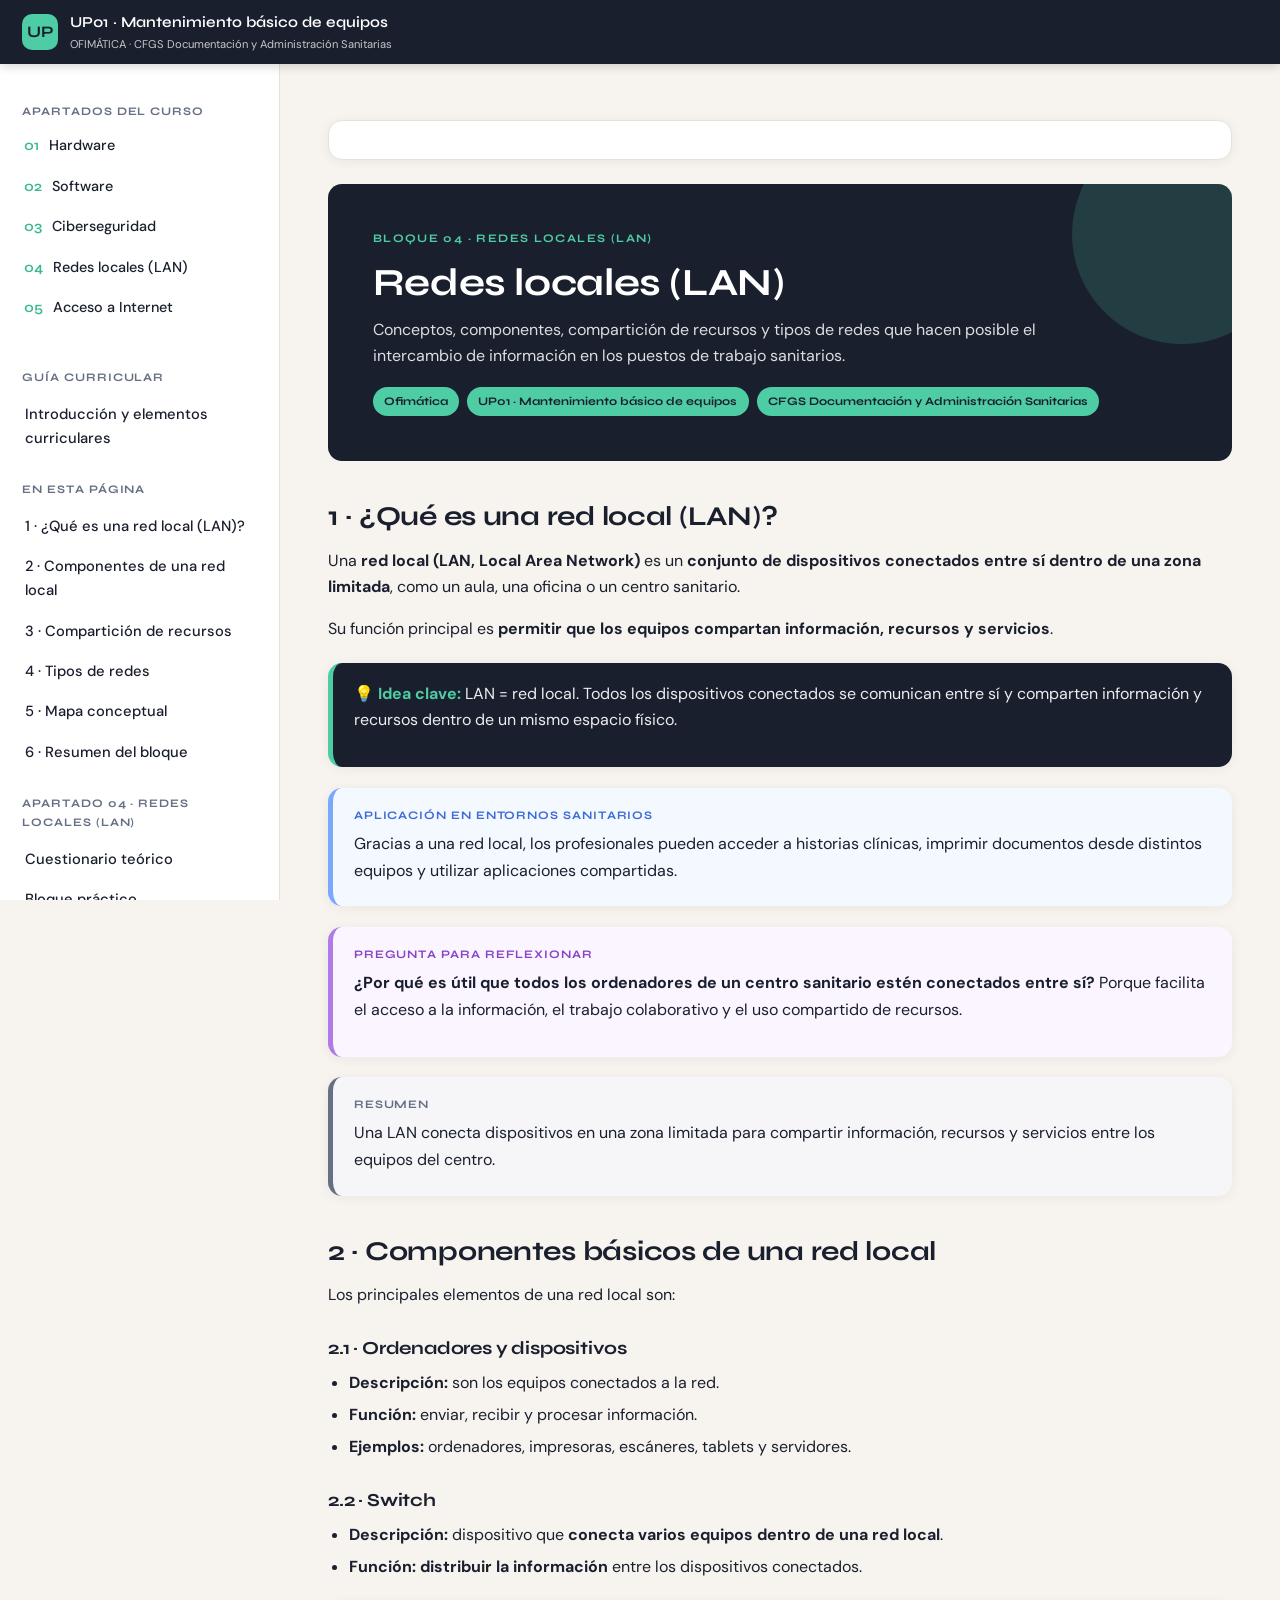
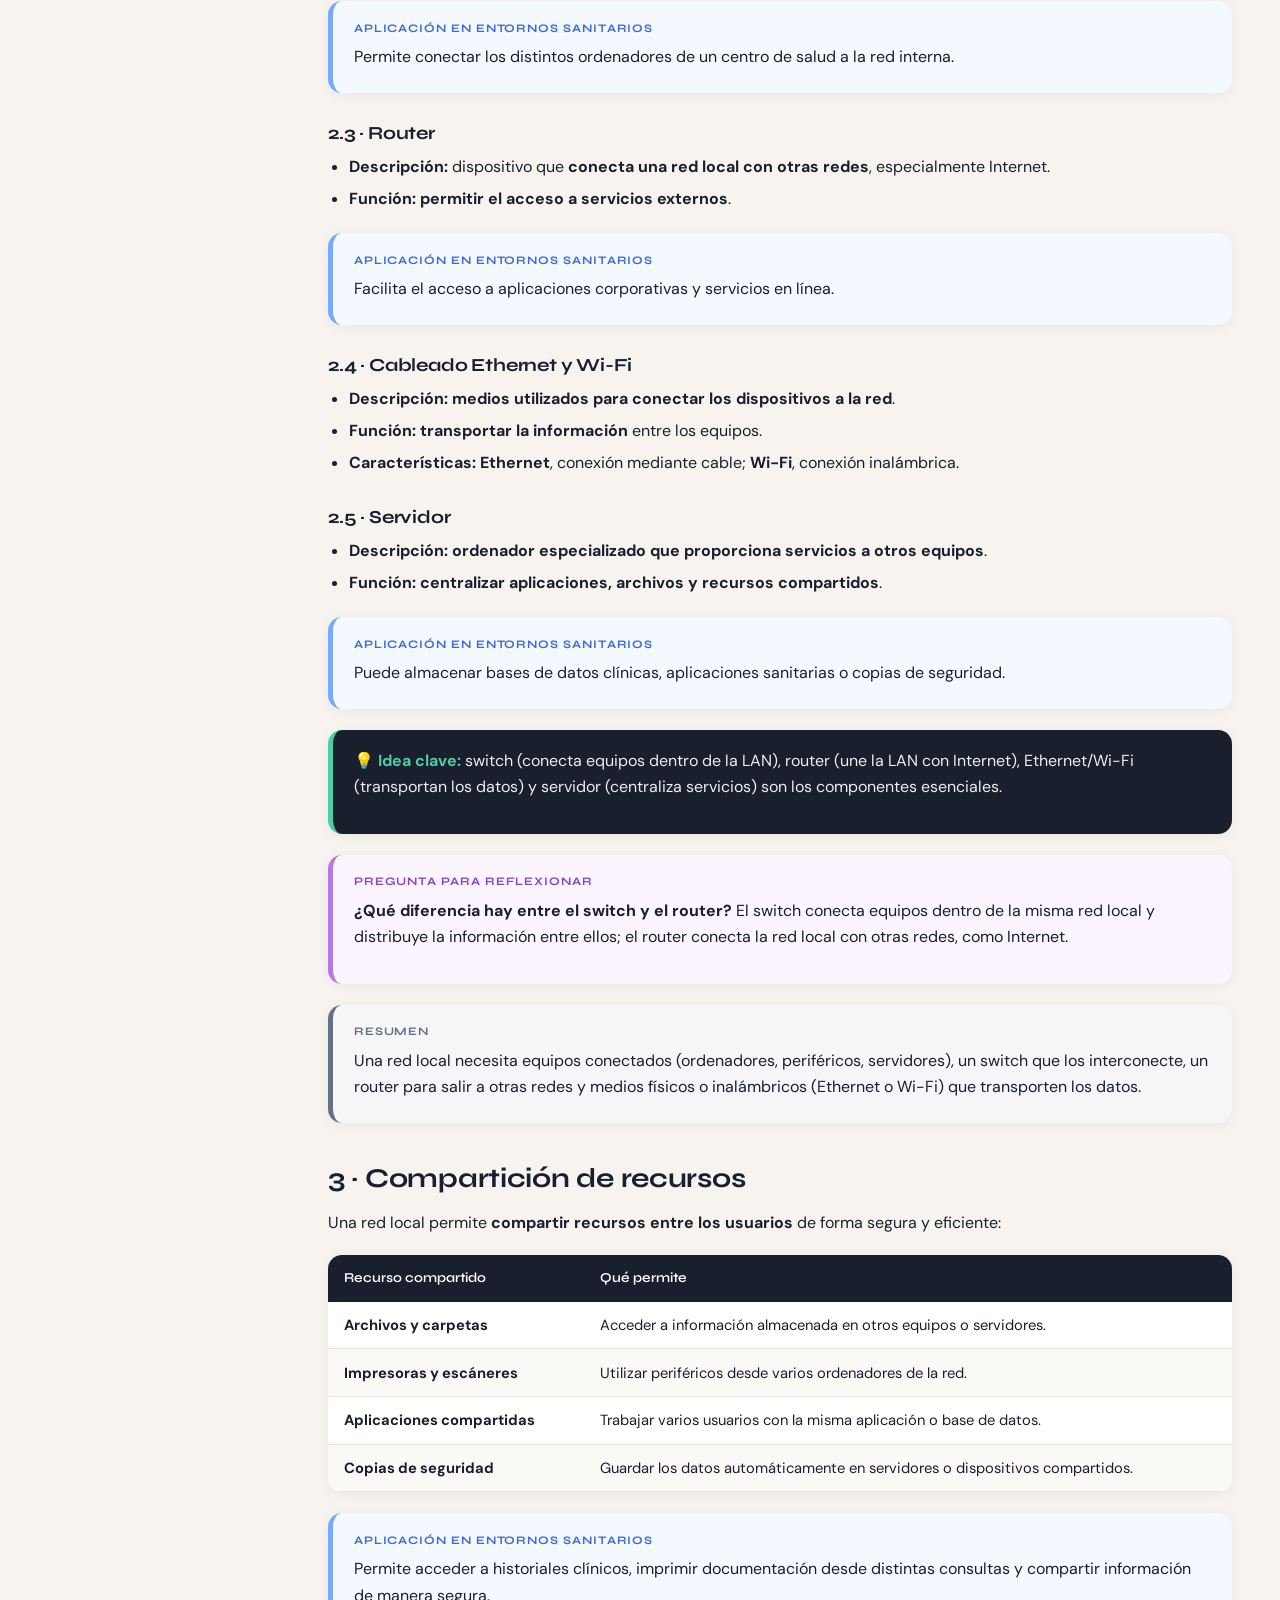
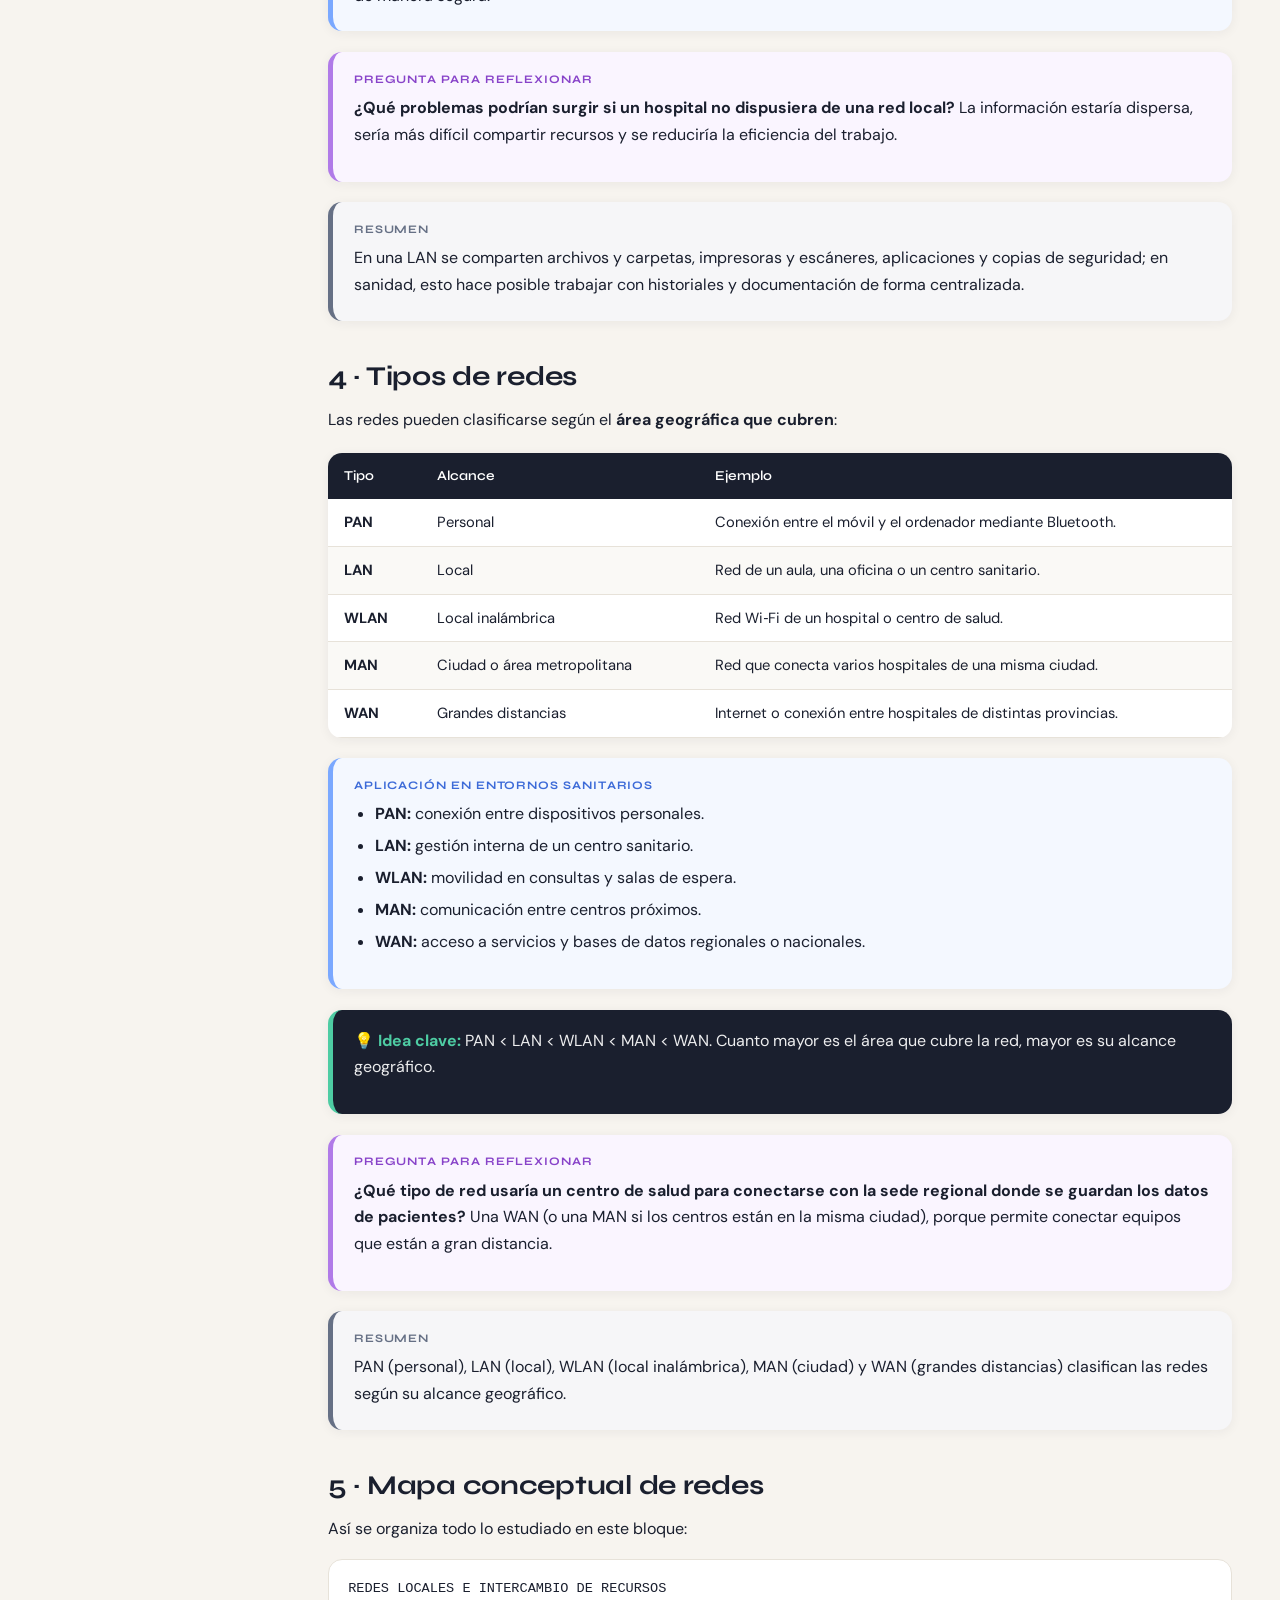
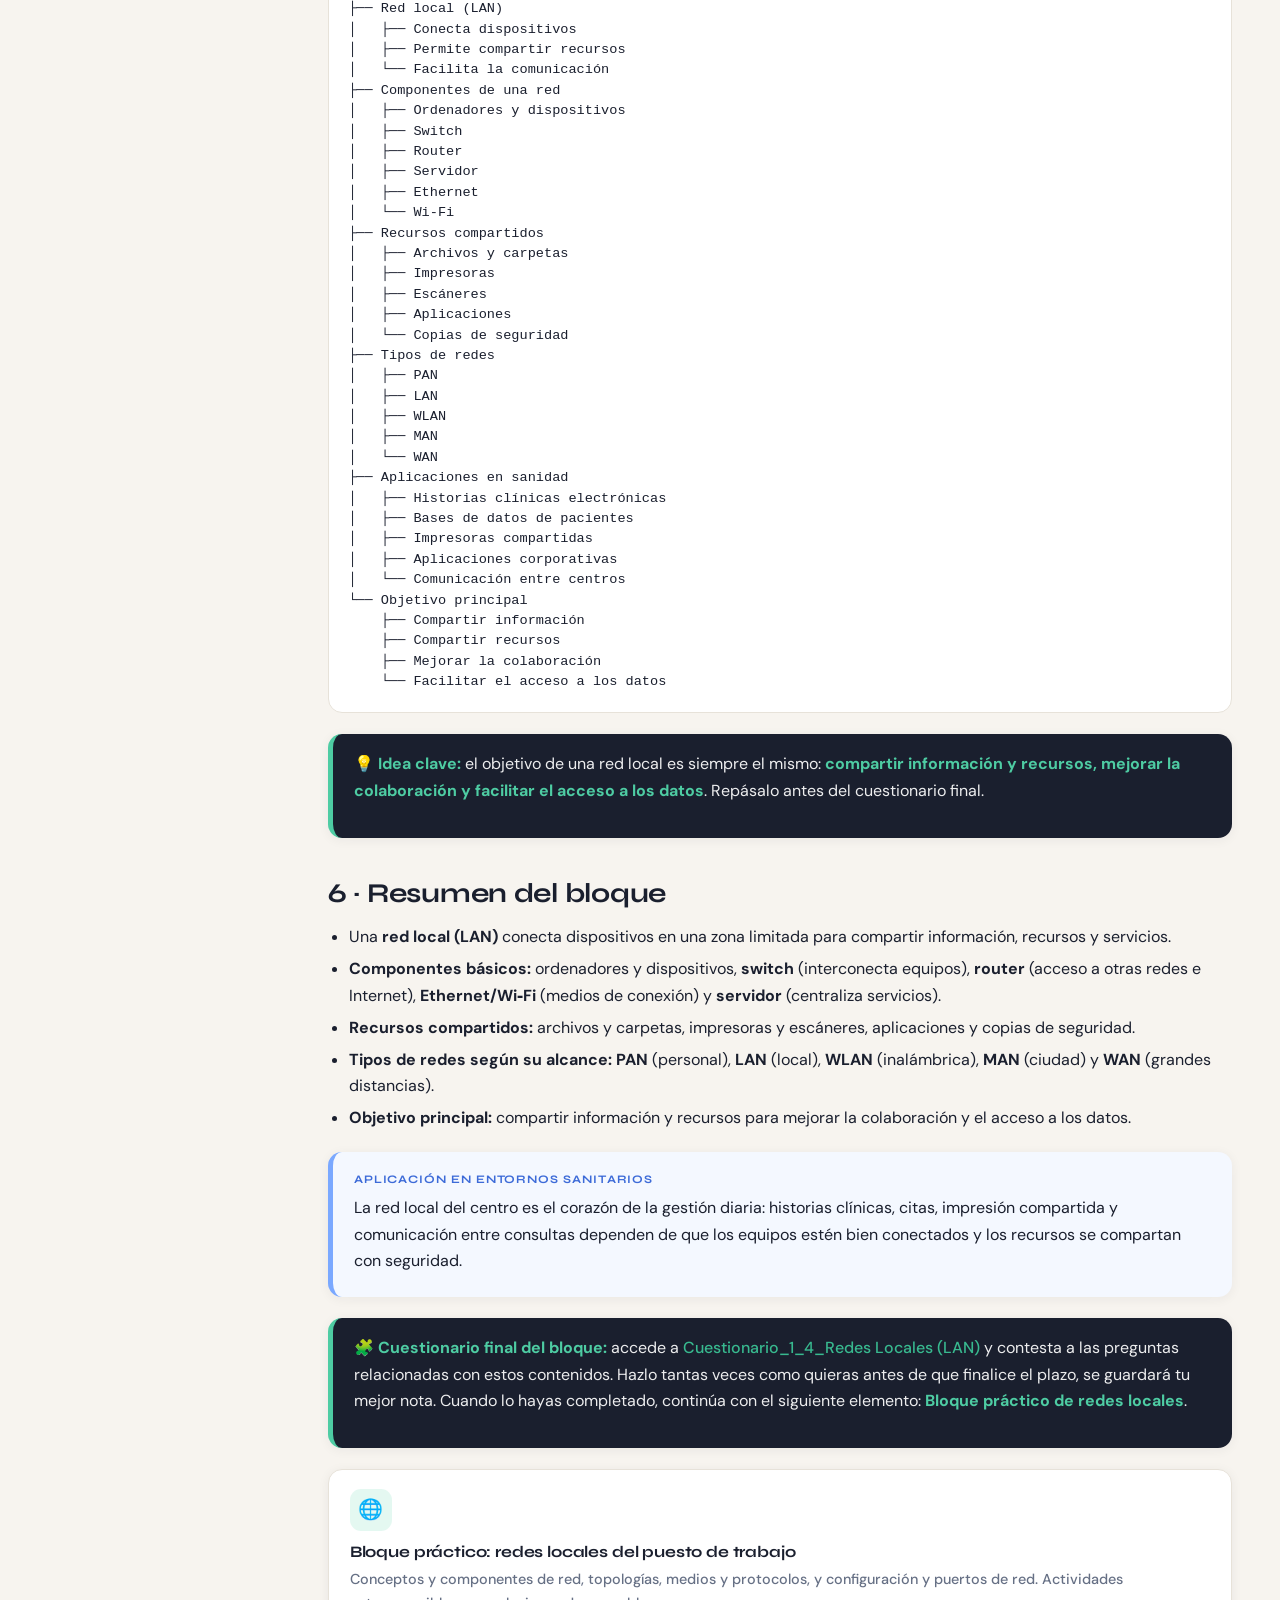
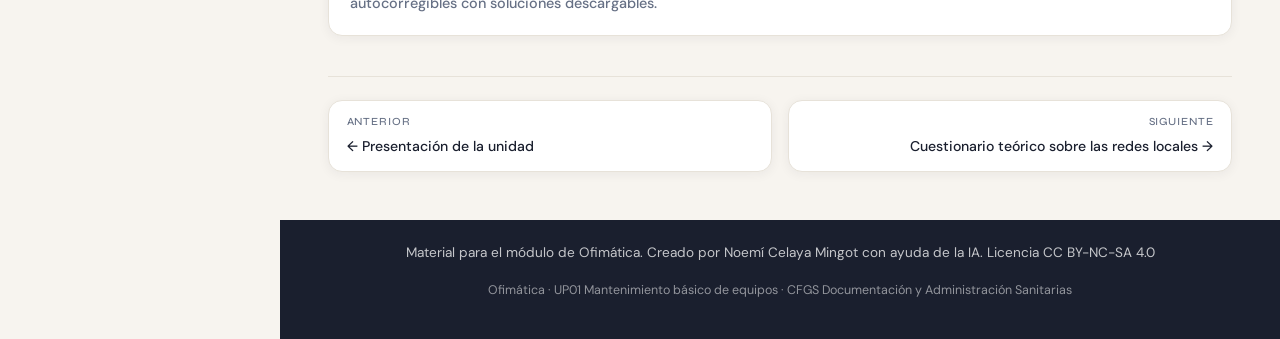
<file: 04-redes-lan/index.html>
<!DOCTYPE html>
<html lang="es">
<head>
  <meta charset="UTF-8">
  <meta name="viewport" content="width=device-width, initial-scale=1.0">
  <meta name="description" content="Bloque 04. Redes locales (LAN). UP01 Mantenimiento básico de equipos. CFGS Documentación y Administración Sanitarias.">
  <meta name="author" content="Noemí Celaya Mingot">
  <meta name="license" content="CC BY-NC-SA 4.0">
  <title>Bloque 04 · Redes locales (LAN) · UP01</title>

  <link rel="preconnect" href="https://fonts.googleapis.com">
  <link rel="preconnect" href="https://fonts.gstatic.com" crossorigin>
  <link href="https://fonts.googleapis.com/css2?family=Syne:wght@500;600;700;800&family=DM+Sans:ital,opsz,wght@0,9..40,300;0,9..40,400;0,9..40,500;0,9..40,600;0,9..40,700;1,9..40,400&display=swap" rel="stylesheet">

  <link rel="stylesheet" href="../css/estilos.css">

  <link rel="icon" type="image/svg+xml" href="data:image/svg+xml,%3Csvg xmlns='http://www.w3.org/2000/svg' viewBox='0 0 32 32'%3E%3Crect width='32' height='32' rx='8' fill='%231A1F2E'/%3E%3Ctext x='16' y='21' font-family='Syne,sans-serif' font-size='14' font-weight='700' fill='%234ECCA3' text-anchor='middle'%3EUP%3C/text%3E%3C/svg%3E">
</head>
<body>

  <!-- ================= CABECERA FIJA ================= -->
  <header class="header">
    <div class="header__brand">
      <button class="header__menu-btn" id="btnMenu" aria-label="Abrir menú" aria-expanded="false" aria-controls="sidebar">☰</button>
      <a href="../index.html">
        <span class="header__logo">UP</span>
        <span class="header__title">
          UP01 · Mantenimiento básico de equipos
          <small>OFIMÁTICA · CFGS Documentación y Administración Sanitarias</small>
        </span>
      </a>
    </div>
  </header>

  <div class="layout">

    <!-- ================= MENÚ LATERAL FIJO ================= -->
    <aside class="sidebar" id="sidebar" aria-label="Menú de navegación">
      <nav>
        <div class="sidebar__section">
          <div class="sidebar__label">Apartados del curso</div>
          <ul class="sidebar__blocks">
            <li class="sidebar__block"><a href="../01-hardware/index.html"><span>01</span> Hardware</a></li>
            <li class="sidebar__block"><a href="../02-software/index.html"><span>02</span> Software</a></li>
            <li class="sidebar__block"><a href="../03-ciberseguridad/index.html"><span>03</span> Ciberseguridad</a></li>
            <li class="sidebar__block"><a href="index.html"><span>04</span> Redes locales (LAN)</a></li>
            <li class="sidebar__block"><a href="../05-acceso-internet/index.html"><span>05</span> Acceso a Internet</a></li>
          </ul>
        </div>
        <div class="sidebar__section">
          <div class="sidebar__label">Guía curricular</div>
          <a class="sidebar__link" href="../00-introduccion-elementos-curriculares/index.html">Introducción y elementos curriculares</a>
        </div>
        <div class="sidebar__section">
          <div class="sidebar__label">En esta página</div>
          <a class="sidebar__link" href="#que-es-lan">1 · ¿Qué es una red local (LAN)?</a>
          <a class="sidebar__link" href="#componentes-red">2 · Componentes de una red local</a>
          <a class="sidebar__link" href="#comparticion-recursos">3 · Compartición de recursos</a>
          <a class="sidebar__link" href="#tipos-redes">4 · Tipos de redes</a>
          <a class="sidebar__link" href="#mapa-redes">5 · Mapa conceptual</a>
          <a class="sidebar__link" href="#resumen-bloque">6 · Resumen del bloque</a>
        </div>
        <div class="sidebar__section">
          <div class="sidebar__label">Apartado 04 · Redes locales (LAN)</div>
          <a class="sidebar__link" href="https://aules.edu.gva.es/fp/mod/quiz/view.php?id=11522903" target="_blank" rel="noopener">Cuestionario teórico</a>
          <a class="sidebar__link" href="../practico-redes-lan/index.html">Bloque práctico</a>
          <a class="sidebar__link" href="https://aules.edu.gva.es/fp/mod/quiz/view.php?id=11522977" target="_blank" rel="noopener">PR-01.10 · Conceptos y componentes</a>
          <a class="sidebar__link" href="https://aules.edu.gva.es/fp/mod/quiz/view.php?id=11522984" target="_blank" rel="noopener">PR-01.11 · Topologías, medios y protocolos</a>
          <a class="sidebar__link" href="https://aules.edu.gva.es/fp/mod/quiz/view.php?id=11522994" target="_blank" rel="noopener">PR-01.12 · Configuración y puertos de red</a>
        </div>
      </nav>
      <div class="sidebar__footer">
        Material para el módulo de Ofimática.<br>
        Creado por Noemí Celaya Mingot con ayuda de la IA.<br>
        Licencia CC BY-NC-SA 4.0
      </div>
    </aside>

    <!-- ================= CONTENIDO PRINCIPAL ================= -->
    <main class="main" id="main">

      <!-- TOC AUTOMÁTICO -->
      <div class="toc" id="toc-automatico"></div>

      <section class="hero">
        <div class="hero__kicker">Bloque 04 · Redes locales (LAN)</div>
        <h1>Redes locales (LAN)</h1>
        <p>Conceptos, componentes, compartición de recursos y tipos de redes que hacen posible el intercambio de información en los puestos de trabajo sanitarios.</p>
        <div class="hero__badges">
          <span class="hero__badge">Ofimática</span>
          <span class="hero__badge">UP01 · Mantenimiento básico de equipos</span>
          <span class="hero__badge">CFGS Documentación y Administración Sanitarias</span>
        </div>
      </section>

      <!-- ============ 1 · ¿QUÉ ES UNA RED LOCAL (LAN)? ============ -->
      <section id="que-es-lan">
        <h2>1 · ¿Qué es una red local (LAN)?</h2>
        <p>Una <strong>red local (LAN, Local Area Network)</strong> es un <strong>conjunto de dispositivos conectados entre sí dentro de una zona limitada</strong>, como un aula, una oficina o un centro sanitario.</p>
        <p>Su función principal es <strong>permitir que los equipos compartan información, recursos y servicios</strong>.</p>

        <div class="callout callout--key">
          <p><strong>💡 Idea clave:</strong> LAN = red local. Todos los dispositivos conectados se comunican entre sí y comparten información y recursos dentro de un mismo espacio físico.</p>
        </div>

        <div class="callout callout--health">
          <p>Gracias a una red local, los profesionales pueden acceder a historias clínicas, imprimir documentos desde distintos equipos y utilizar aplicaciones compartidas.</p>
        </div>

        <div class="callout callout--reflect">
          <p><strong>¿Por qué es útil que todos los ordenadores de un centro sanitario estén conectados entre sí?</strong> Porque facilita el acceso a la información, el trabajo colaborativo y el uso compartido de recursos.</p>
        </div>

        <div class="callout callout--summary">
          <p>Una LAN conecta dispositivos en una zona limitada para compartir información, recursos y servicios entre los equipos del centro.</p>
        </div>
      </section>

      <!-- ============ 2 · COMPONENTES DE UNA RED LOCAL ============ -->
      <section id="componentes-red">
        <h2>2 · Componentes básicos de una red local</h2>
        <p>Los principales elementos de una red local son:</p>

        <h3>2.1 · Ordenadores y dispositivos</h3>
        <ul>
          <li><strong>Descripción:</strong> son los equipos conectados a la red.</li>
          <li><strong>Función:</strong> enviar, recibir y procesar información.</li>
          <li><strong>Ejemplos:</strong> ordenadores, impresoras, escáneres, tablets y servidores.</li>
        </ul>

        <h3>2.2 · Switch</h3>
        <ul>
          <li><strong>Descripción:</strong> dispositivo que <strong>conecta varios equipos dentro de una red local</strong>.</li>
          <li><strong>Función:</strong> <strong>distribuir la información</strong> entre los dispositivos conectados.</li>
        </ul>

        <div class="callout callout--health">
          <p>Permite conectar los distintos ordenadores de un centro de salud a la red interna.</p>
        </div>

        <h3>2.3 · Router</h3>
        <ul>
          <li><strong>Descripción:</strong> dispositivo que <strong>conecta una red local con otras redes</strong>, especialmente Internet.</li>
          <li><strong>Función:</strong> <strong>permitir el acceso a servicios externos</strong>.</li>
        </ul>

        <div class="callout callout--health">
          <p>Facilita el acceso a aplicaciones corporativas y servicios en línea.</p>
        </div>

        <h3>2.4 · Cableado Ethernet y Wi-Fi</h3>
        <ul>
          <li><strong>Descripción:</strong> <strong>medios utilizados para conectar los dispositivos a la red</strong>.</li>
          <li><strong>Función:</strong> <strong>transportar la información</strong> entre los equipos.</li>
          <li><strong>Características:</strong> <strong>Ethernet</strong>, conexión mediante cable; <strong>Wi-Fi</strong>, conexión inalámbrica.</li>
        </ul>

        <h3>2.5 · Servidor</h3>
        <ul>
          <li><strong>Descripción:</strong> <strong>ordenador especializado que proporciona servicios a otros equipos</strong>.</li>
          <li><strong>Función:</strong> <strong>centralizar aplicaciones, archivos y recursos compartidos</strong>.</li>
        </ul>

        <div class="callout callout--health">
          <p>Puede almacenar bases de datos clínicas, aplicaciones sanitarias o copias de seguridad.</p>
        </div>

        <div class="callout callout--key">
          <p><strong>💡 Idea clave:</strong> switch (conecta equipos dentro de la LAN), router (une la LAN con Internet), Ethernet/Wi-Fi (transportan los datos) y servidor (centraliza servicios) son los componentes esenciales.</p>
        </div>

        <div class="callout callout--reflect">
          <p><strong>¿Qué diferencia hay entre el switch y el router?</strong> El switch conecta equipos dentro de la misma red local y distribuye la información entre ellos; el router conecta la red local con otras redes, como Internet.</p>
        </div>

        <div class="callout callout--summary">
          <p>Una red local necesita equipos conectados (ordenadores, periféricos, servidores), un switch que los interconecte, un router para salir a otras redes y medios físicos o inalámbricos (Ethernet o Wi-Fi) que transporten los datos.</p>
        </div>
      </section>

      <!-- ============ 3 · COMPARTICIÓN DE RECURSOS ============ -->
      <section id="comparticion-recursos">
        <h2>3 · Compartición de recursos</h2>
        <p>Una red local permite <strong>compartir recursos entre los usuarios</strong> de forma segura y eficiente:</p>
        <div class="table-wrap">
          <table>
            <thead>
              <tr><th>Recurso compartido</th><th>Qué permite</th></tr>
            </thead>
            <tbody>
              <tr><td><strong>Archivos y carpetas</strong></td><td>Acceder a información almacenada en otros equipos o servidores.</td></tr>
              <tr><td><strong>Impresoras y escáneres</strong></td><td>Utilizar periféricos desde varios ordenadores de la red.</td></tr>
              <tr><td><strong>Aplicaciones compartidas</strong></td><td>Trabajar varios usuarios con la misma aplicación o base de datos.</td></tr>
              <tr><td><strong>Copias de seguridad</strong></td><td>Guardar los datos automáticamente en servidores o dispositivos compartidos.</td></tr>
            </tbody>
          </table>
        </div>

        <div class="callout callout--health">
          <p>Permite acceder a historiales clínicos, imprimir documentación desde distintas consultas y compartir información de manera segura.</p>
        </div>

        <div class="callout callout--reflect">
          <p><strong>¿Qué problemas podrían surgir si un hospital no dispusiera de una red local?</strong> La información estaría dispersa, sería más difícil compartir recursos y se reduciría la eficiencia del trabajo.</p>
        </div>

        <div class="callout callout--summary">
          <p>En una LAN se comparten archivos y carpetas, impresoras y escáneres, aplicaciones y copias de seguridad; en sanidad, esto hace posible trabajar con historiales y documentación de forma centralizada.</p>
        </div>
      </section>

      <!-- ============ 4 · TIPOS DE REDES ============ -->
      <section id="tipos-redes">
        <h2>4 · Tipos de redes</h2>
        <p>Las redes pueden clasificarse según el <strong>área geográfica que cubren</strong>:</p>
        <div class="table-wrap">
          <table>
            <thead>
              <tr><th>Tipo</th><th>Alcance</th><th>Ejemplo</th></tr>
            </thead>
            <tbody>
              <tr><td><strong>PAN</strong></td><td>Personal</td><td>Conexión entre el móvil y el ordenador mediante Bluetooth.</td></tr>
              <tr><td><strong>LAN</strong></td><td>Local</td><td>Red de un aula, una oficina o un centro sanitario.</td></tr>
              <tr><td><strong>WLAN</strong></td><td>Local inalámbrica</td><td>Red Wi‑Fi de un hospital o centro de salud.</td></tr>
              <tr><td><strong>MAN</strong></td><td>Ciudad o área metropolitana</td><td>Red que conecta varios hospitales de una misma ciudad.</td></tr>
              <tr><td><strong>WAN</strong></td><td>Grandes distancias</td><td>Internet o conexión entre hospitales de distintas provincias.</td></tr>
            </tbody>
          </table>
        </div>

        <div class="callout callout--health">
          <ul>
            <li><strong>PAN:</strong> conexión entre dispositivos personales.</li>
            <li><strong>LAN:</strong> gestión interna de un centro sanitario.</li>
            <li><strong>WLAN:</strong> movilidad en consultas y salas de espera.</li>
            <li><strong>MAN:</strong> comunicación entre centros próximos.</li>
            <li><strong>WAN:</strong> acceso a servicios y bases de datos regionales o nacionales.</li>
          </ul>
        </div>

        <div class="callout callout--key">
          <p><strong>💡 Idea clave:</strong> PAN &lt; LAN &lt; WLAN &lt; MAN &lt; WAN. Cuanto mayor es el área que cubre la red, mayor es su alcance geográfico.</p>
        </div>

        <div class="callout callout--reflect">
          <p><strong>¿Qué tipo de red usaría un centro de salud para conectarse con la sede regional donde se guardan los datos de pacientes?</strong> Una WAN (o una MAN si los centros están en la misma ciudad), porque permite conectar equipos que están a gran distancia.</p>
        </div>

        <div class="callout callout--summary">
          <p>PAN (personal), LAN (local), WLAN (local inalámbrica), MAN (ciudad) y WAN (grandes distancias) clasifican las redes según su alcance geográfico.</p>
        </div>
      </section>

      <!-- ============ 5 · MAPA CONCEPTUAL ============ -->
      <section id="mapa-redes">
        <h2>5 · Mapa conceptual de redes</h2>
        <p>Así se organiza todo lo estudiado en este bloque:</p>
        <pre style="background:#fff;border:1px solid var(--border);border-radius:var(--radius);padding:1.2rem;overflow-x:auto;font-size:0.85rem;line-height:1.5;">REDES LOCALES E INTERCAMBIO DE RECURSOS
├── Red local (LAN)
│   ├── Conecta dispositivos
│   ├── Permite compartir recursos
│   └── Facilita la comunicación
├── Componentes de una red
│   ├── Ordenadores y dispositivos
│   ├── Switch
│   ├── Router
│   ├── Servidor
│   ├── Ethernet
│   └── Wi-Fi
├── Recursos compartidos
│   ├── Archivos y carpetas
│   ├── Impresoras
│   ├── Escáneres
│   ├── Aplicaciones
│   └── Copias de seguridad
├── Tipos de redes
│   ├── PAN
│   ├── LAN
│   ├── WLAN
│   ├── MAN
│   └── WAN
├── Aplicaciones en sanidad
│   ├── Historias clínicas electrónicas
│   ├── Bases de datos de pacientes
│   ├── Impresoras compartidas
│   ├── Aplicaciones corporativas
│   └── Comunicación entre centros
└── Objetivo principal
    ├── Compartir información
    ├── Compartir recursos
    ├── Mejorar la colaboración
    └── Facilitar el acceso a los datos</pre>

        <div class="callout callout--key">
          <p><strong>💡 Idea clave:</strong> el objetivo de una red local es siempre el mismo: <strong>compartir información y recursos, mejorar la colaboración y facilitar el acceso a los datos</strong>. Repásalo antes del cuestionario final.</p>
        </div>
      </section>

      <!-- ============ 6 · RESUMEN DEL BLOQUE ============ -->
      <section id="resumen-bloque">
        <h2>6 · Resumen del bloque</h2>
        <ul>
          <li>Una <strong>red local (LAN)</strong> conecta dispositivos en una zona limitada para compartir información, recursos y servicios.</li>
          <li><strong>Componentes básicos:</strong> ordenadores y dispositivos, <strong>switch</strong> (interconecta equipos), <strong>router</strong> (acceso a otras redes e Internet), <strong>Ethernet/Wi‑Fi</strong> (medios de conexión) y <strong>servidor</strong> (centraliza servicios).</li>
          <li><strong>Recursos compartidos:</strong> archivos y carpetas, impresoras y escáneres, aplicaciones y copias de seguridad.</li>
          <li><strong>Tipos de redes según su alcance:</strong> <strong>PAN</strong> (personal), <strong>LAN</strong> (local), <strong>WLAN</strong> (inalámbrica), <strong>MAN</strong> (ciudad) y <strong>WAN</strong> (grandes distancias).</li>
          <li><strong>Objetivo principal:</strong> compartir información y recursos para mejorar la colaboración y el acceso a los datos.</li>
        </ul>

        <div class="callout callout--health">
          <p>La red local del centro es el corazón de la gestión diaria: historias clínicas, citas, impresión compartida y comunicación entre consultas dependen de que los equipos estén bien conectados y los recursos se compartan con seguridad.</p>
        </div>

        <div class="callout callout--key">
          <p><strong>🧩 Cuestionario final del bloque:</strong> accede a <strong><a href="https://aules.edu.gva.es/fp/mod/quiz/view.php?id=11522903" target="_blank" rel="noopener">Cuestionario_1_4_Redes Locales (LAN)</a></strong> y contesta a las preguntas relacionadas con estos contenidos. Hazlo tantas veces como quieras antes de que finalice el plazo, se guardará tu mejor nota. Cuando lo hayas completado, continúa con el siguiente elemento: <a href="../practico-redes-lan/index.html"><strong>Bloque práctico de redes locales</strong></a>.</p>
        </div>

        <div class="card-grid">
          <a class="card" href="../practico-redes-lan/index.html">
            <div class="card__icon">🌐</div>
            <h3>Bloque práctico: redes locales del puesto de trabajo</h3>
            <p>Conceptos y componentes de red, topologías, medios y protocolos, y configuración y puertos de red. Actividades autocorregibles con soluciones descargables.</p>
          </a>
        </div>
      </section>

      <!-- ============ NAVEGACIÓN PAGINADA ============ -->
      <nav class="page-nav">
        <a class="page-nav__item" href="../index.html">
          <small>Anterior</small>
          ← Presentación de la unidad
        </a>
        <a class="page-nav__item page-nav__item--next" href="https://aules.edu.gva.es/fp/mod/quiz/view.php?id=11522903" target="_blank" rel="noopener">
          <small>Siguiente</small>
          Cuestionario teórico sobre las redes locales →
        </a>
      </nav>

    </main>

  </div>

  <!-- ================= FOOTER ================= -->
  <footer class="footer">
    <p>Material para el módulo de Ofimática. Creado por Noemí Celaya Mingot con ayuda de la IA. Licencia CC BY-NC-SA 4.0</p>
    <p style="margin-top:0.3rem; font-size:0.78rem; opacity:0.7">
      Ofimática · UP01 Mantenimiento básico de equipos · CFGS Documentación y Administración Sanitarias
    </p>
  </footer>

  <button class="backtotop" id="btnTop" aria-label="Volver arriba">↑</button>

  <script src="../js/navegacion.js"></script>
</body>
</html>
</file>
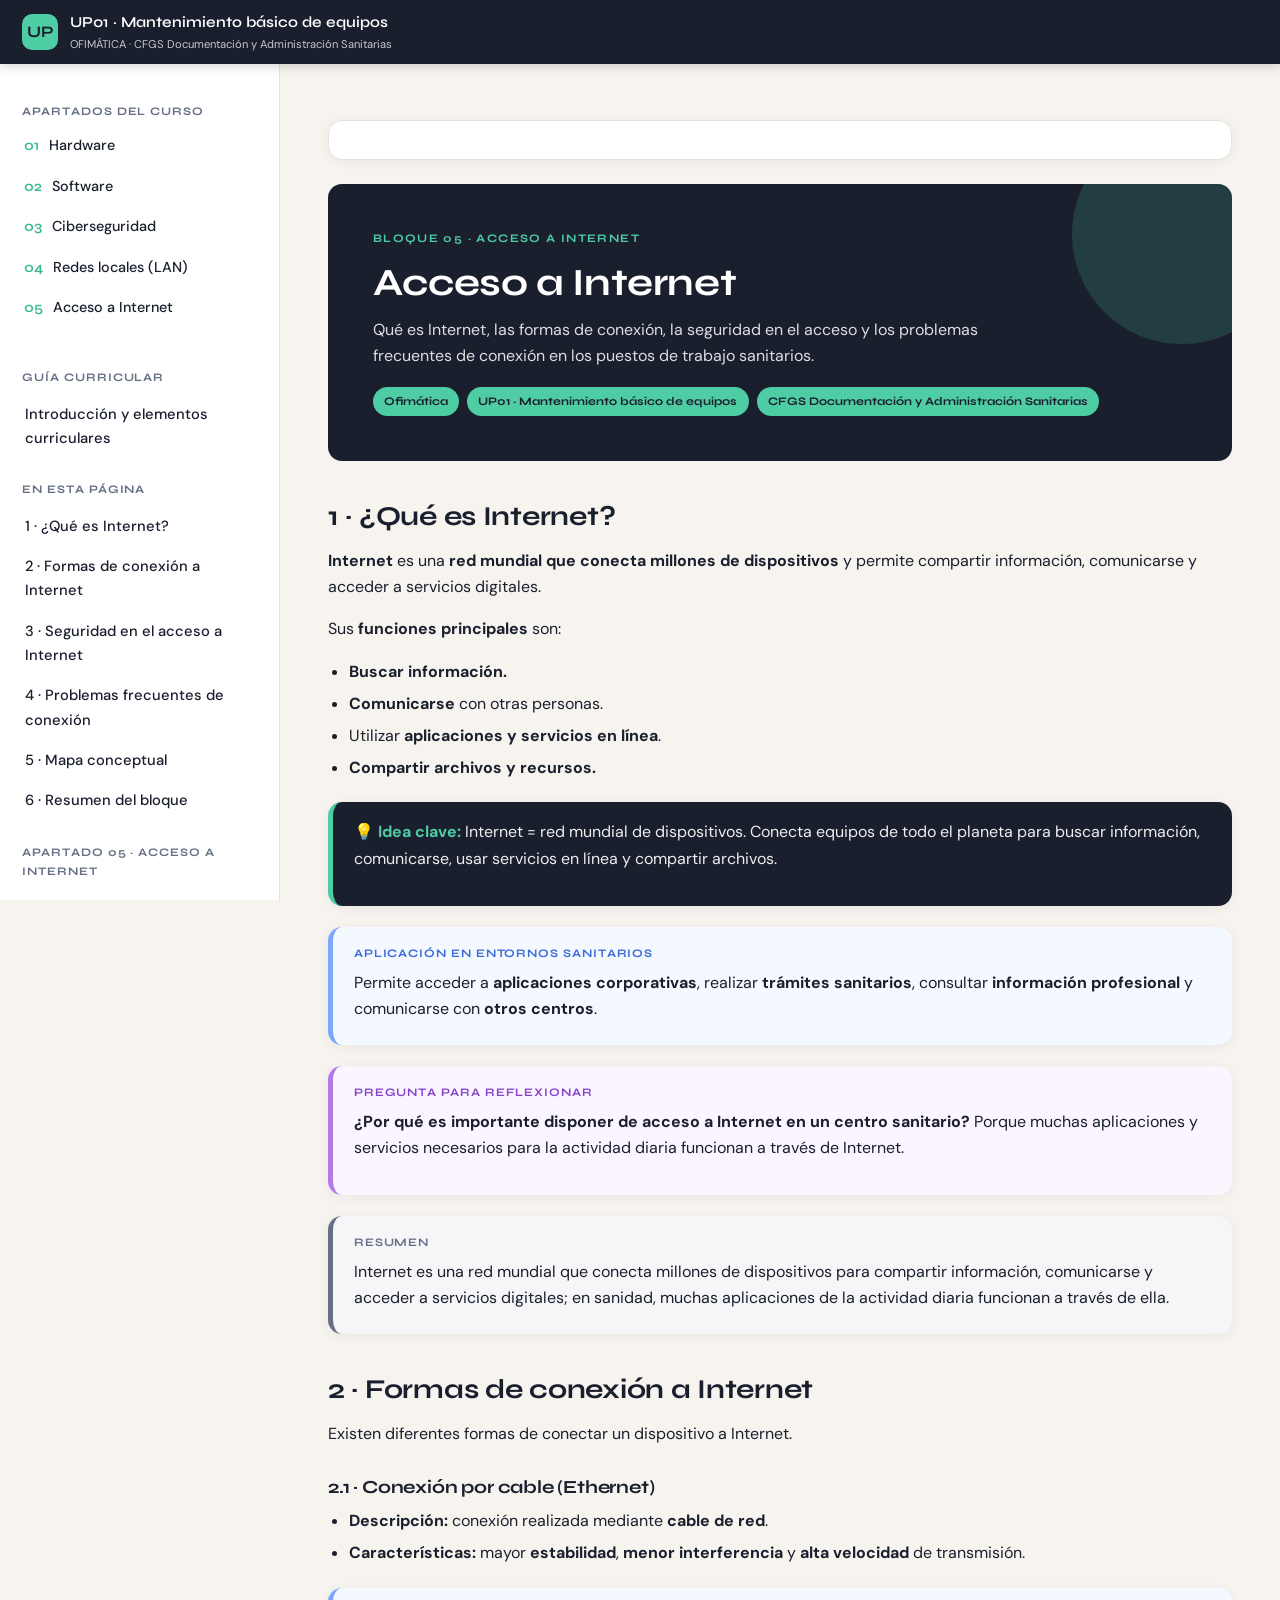
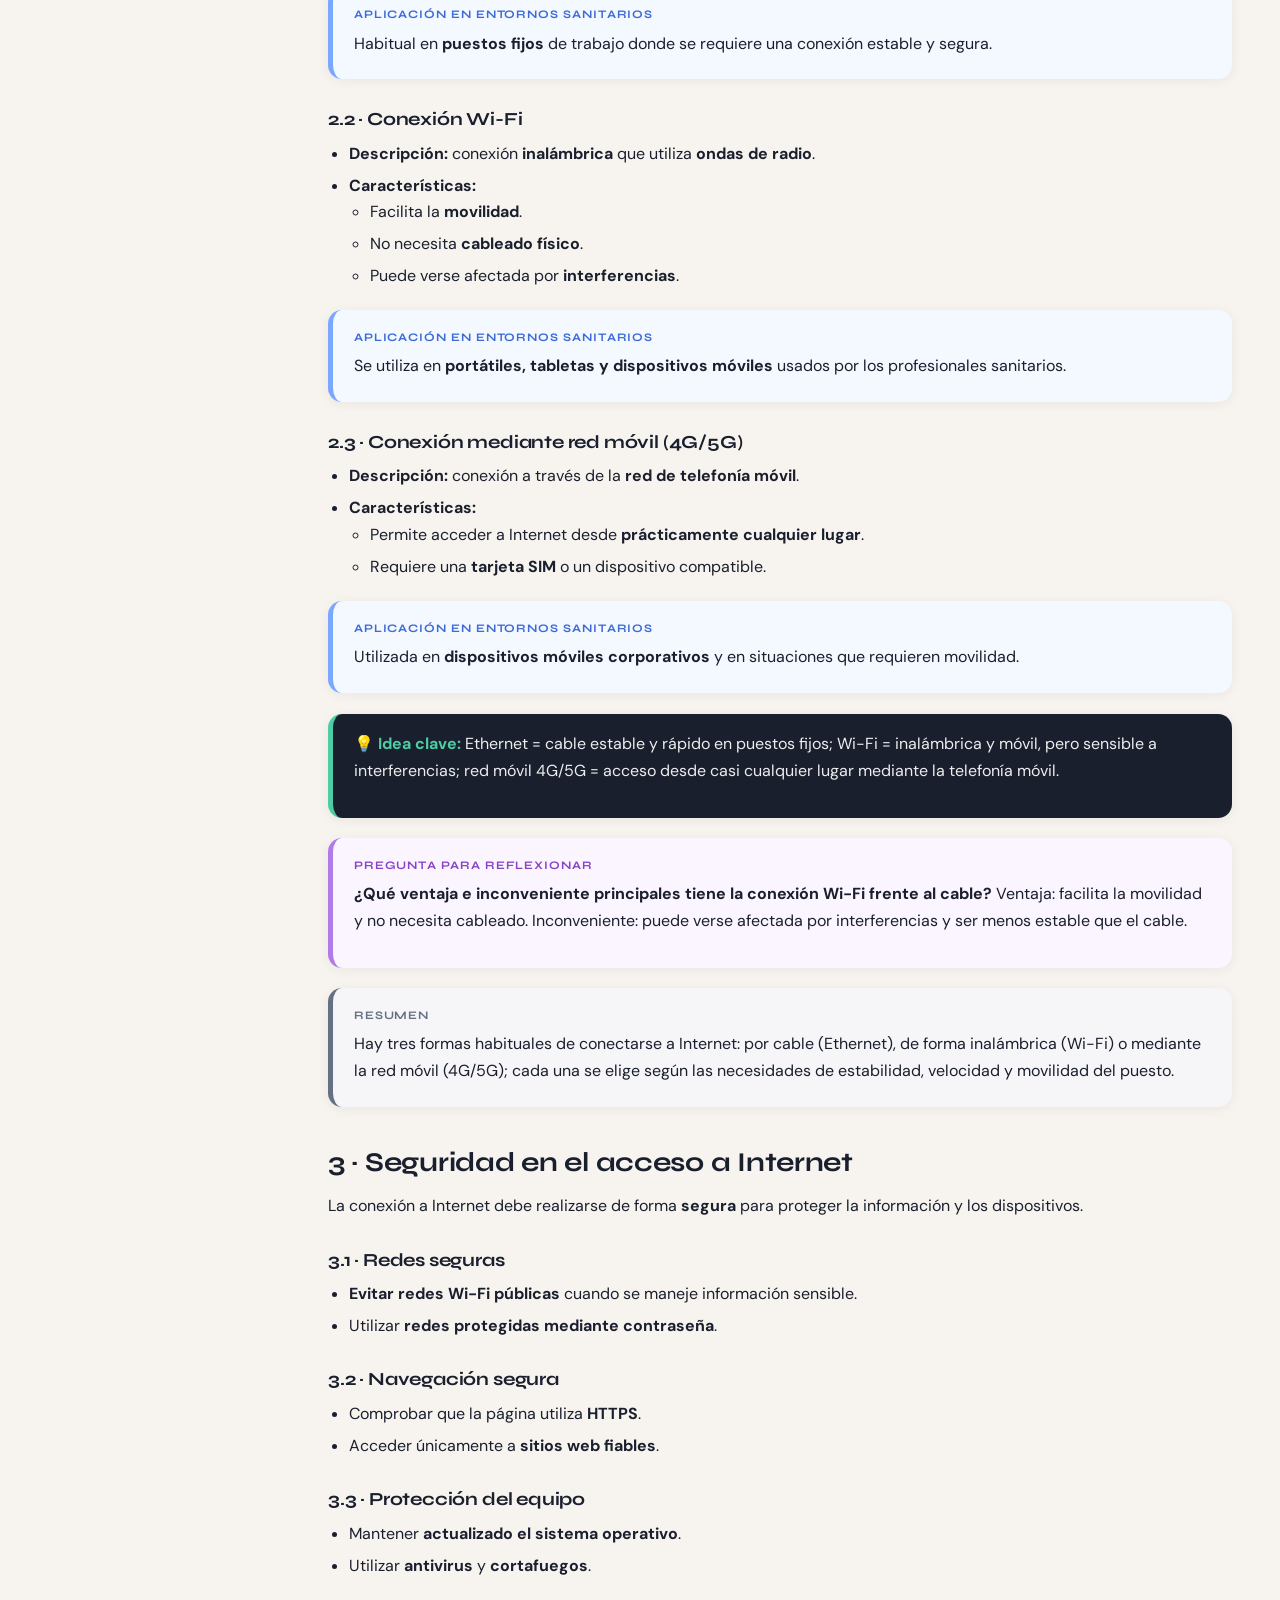
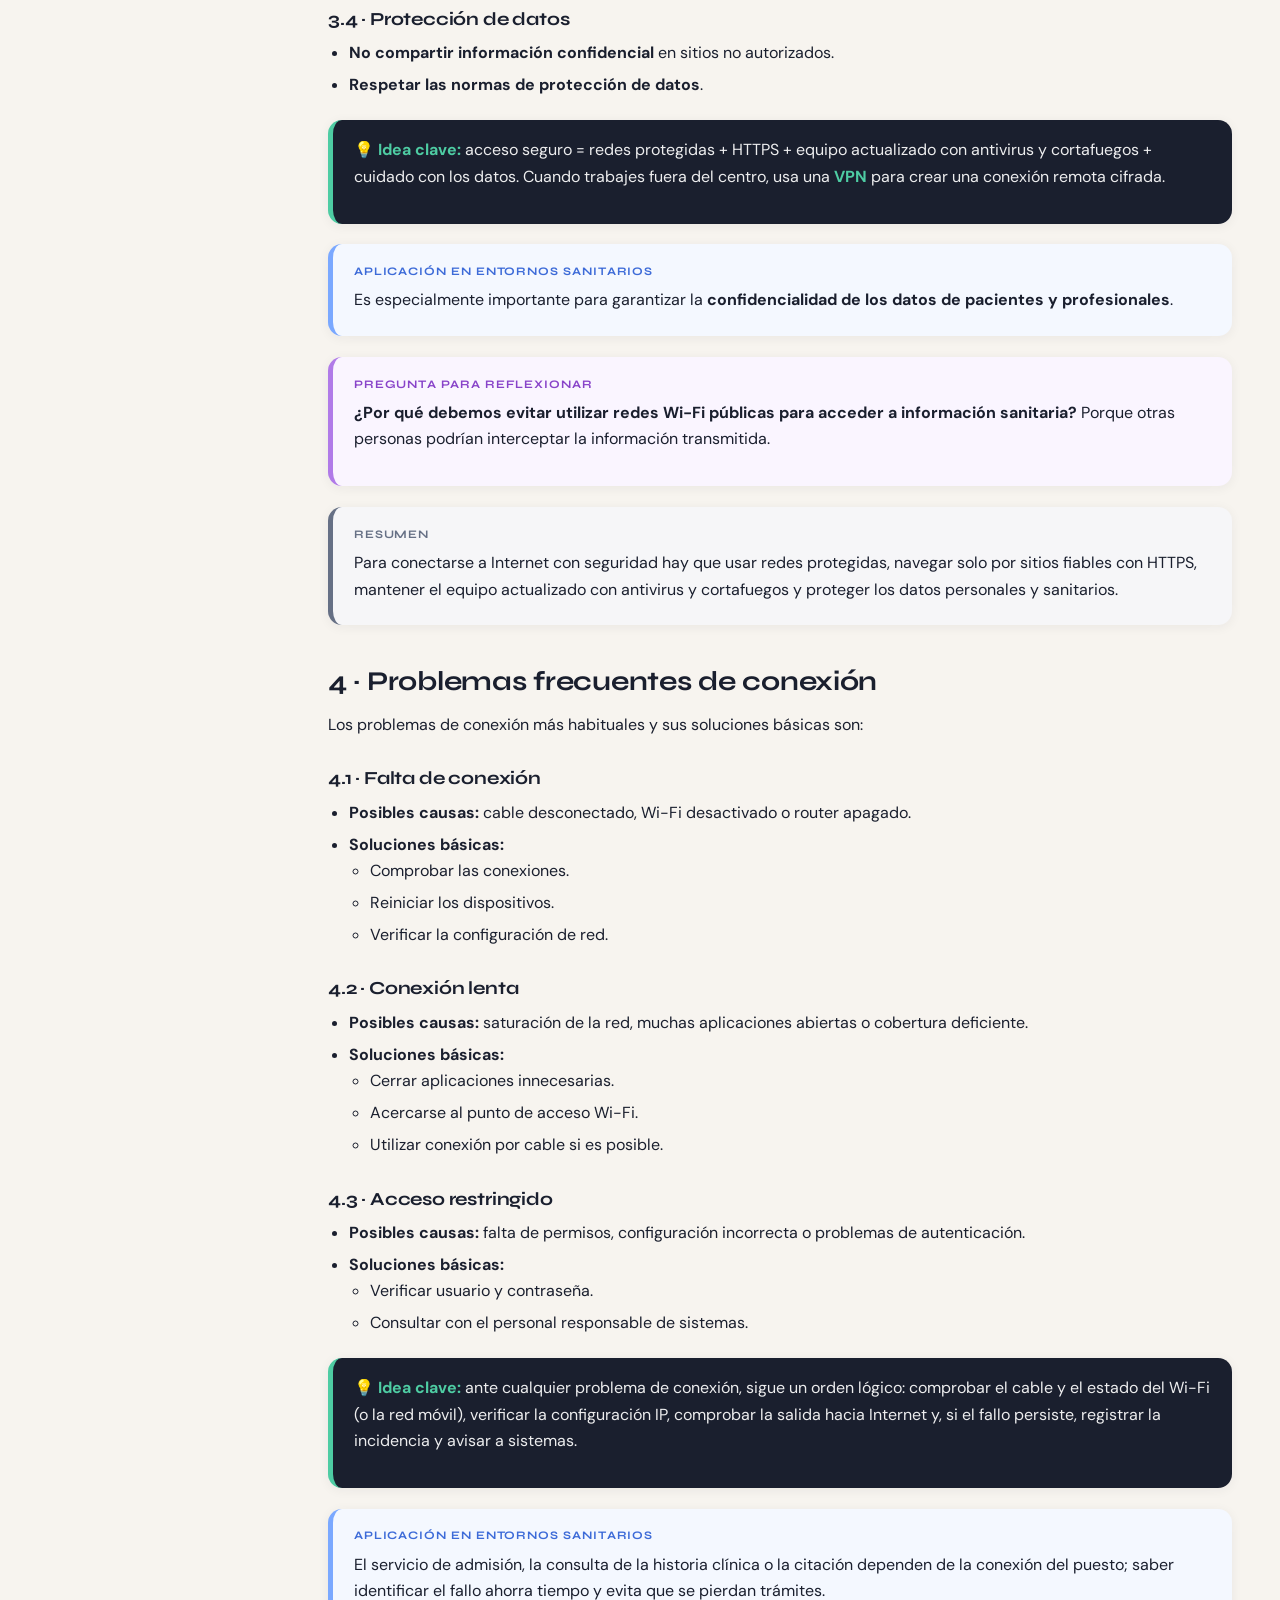
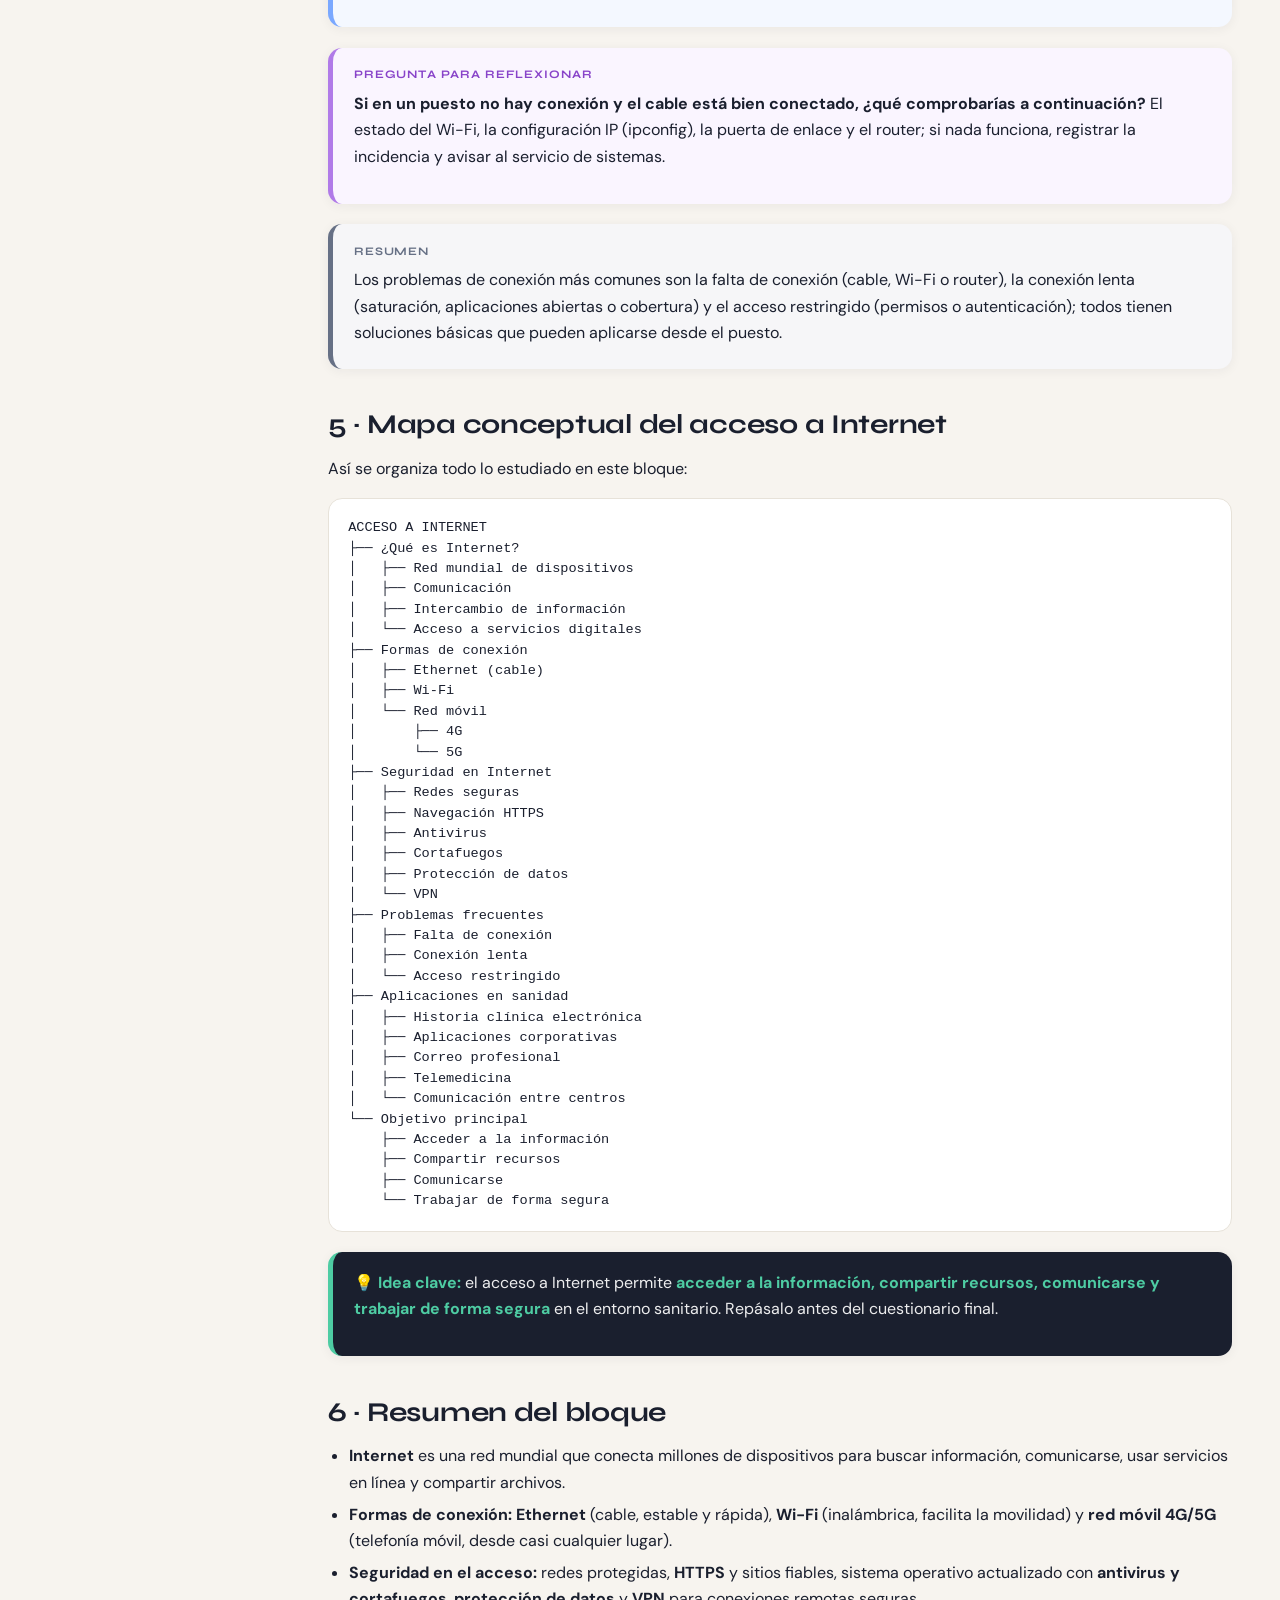
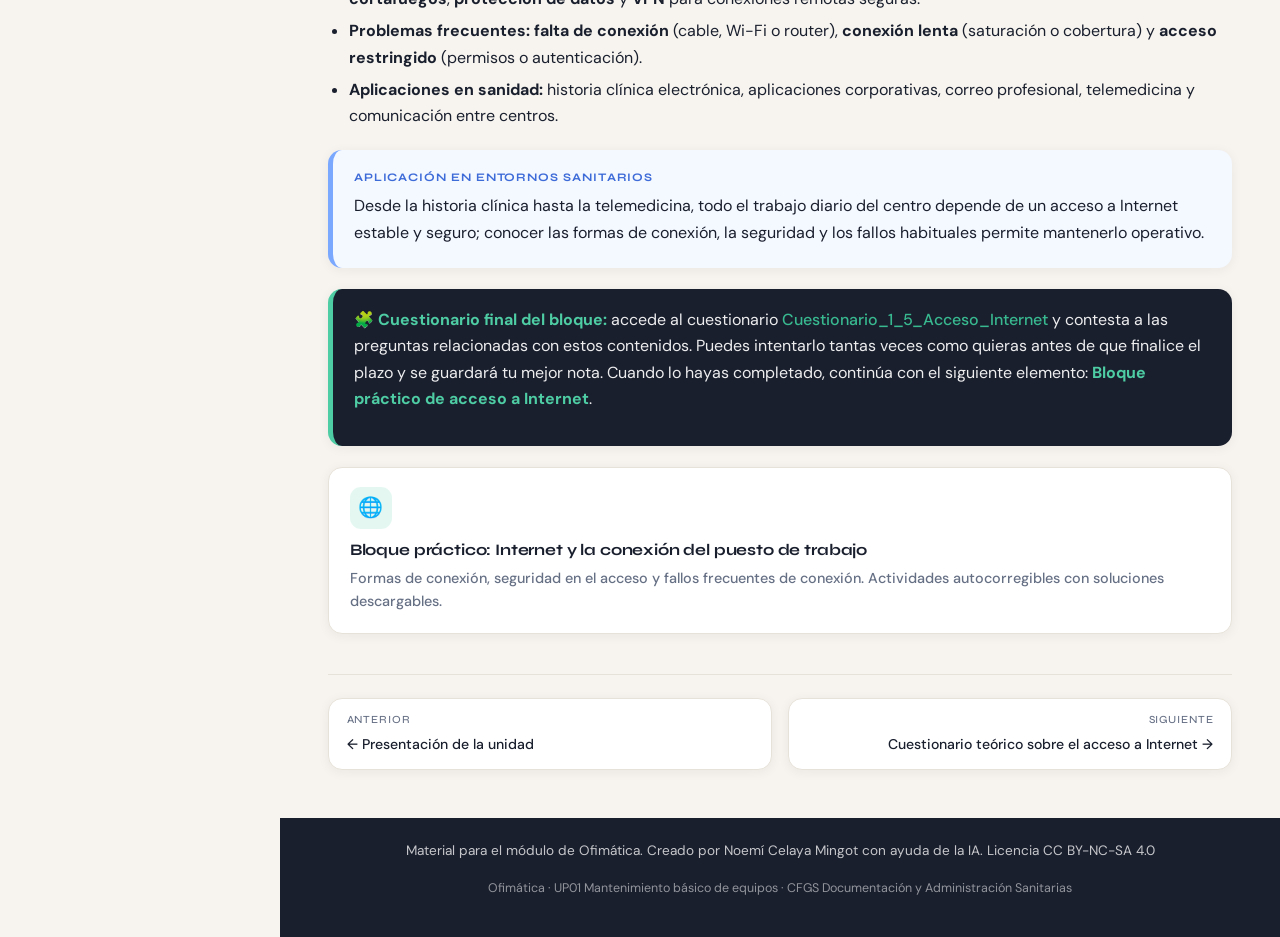
<file: 05-acceso-internet/index.html>
<!DOCTYPE html>
<html lang="es">
<head>
  <meta charset="UTF-8">
  <meta name="viewport" content="width=device-width, initial-scale=1.0">
  <meta name="description" content="Bloque 05. Acceso a Internet. UP01 Mantenimiento básico de equipos. CFGS Documentación y Administración Sanitarias.">
  <meta name="author" content="Noemí Celaya Mingot">
  <meta name="license" content="CC BY-NC-SA 4.0">
  <title>Bloque 05 · Acceso a Internet · UP01</title>

  <link rel="preconnect" href="https://fonts.googleapis.com">
  <link rel="preconnect" href="https://fonts.gstatic.com" crossorigin>
  <link href="https://fonts.googleapis.com/css2?family=Syne:wght@500;600;700;800&family=DM+Sans:ital,opsz,wght@0,9..40,300;0,9..40,400;0,9..40,500;0,9..40,600;0,9..40,700;1,9..40,400&display=swap" rel="stylesheet">

  <link rel="stylesheet" href="../css/estilos.css">

  <link rel="icon" type="image/svg+xml" href="data:image/svg+xml,%3Csvg xmlns='http://www.w3.org/2000/svg' viewBox='0 0 32 32'%3E%3Crect width='32' height='32' rx='8' fill='%231A1F2E'/%3E%3Ctext x='16' y='21' font-family='Syne,sans-serif' font-size='14' font-weight='700' fill='%234ECCA3' text-anchor='middle'%3EUP%3C/text%3E%3C/svg%3E">
</head>
<body>

  <!-- ================= CABECERA FIJA ================= -->
  <header class="header">
    <div class="header__brand">
      <button class="header__menu-btn" id="btnMenu" aria-label="Abrir menú" aria-expanded="false" aria-controls="sidebar">☰</button>
      <a href="../index.html">
        <span class="header__logo">UP</span>
        <span class="header__title">
          UP01 · Mantenimiento básico de equipos
          <small>OFIMÁTICA · CFGS Documentación y Administración Sanitarias</small>
        </span>
      </a>
    </div>
  </header>

  <div class="layout">

    <!-- ================= MENÚ LATERAL FIJO ================= -->
    <aside class="sidebar" id="sidebar" aria-label="Menú de navegación">
      <nav>
        <div class="sidebar__section">
          <div class="sidebar__label">Apartados del curso</div>
          <ul class="sidebar__blocks">
            <li class="sidebar__block"><a href="../01-hardware/index.html"><span>01</span> Hardware</a></li>
            <li class="sidebar__block"><a href="../02-software/index.html"><span>02</span> Software</a></li>
            <li class="sidebar__block"><a href="../03-ciberseguridad/index.html"><span>03</span> Ciberseguridad</a></li>
            <li class="sidebar__block"><a href="../04-redes-lan/index.html"><span>04</span> Redes locales (LAN)</a></li>
            <li class="sidebar__block"><a href="index.html"><span>05</span> Acceso a Internet</a></li>
          </ul>
        </div>
        <div class="sidebar__section">
          <div class="sidebar__label">Guía curricular</div>
          <a class="sidebar__link" href="../00-introduccion-elementos-curriculares/index.html">Introducción y elementos curriculares</a>
        </div>
        <div class="sidebar__section">
          <div class="sidebar__label">En esta página</div>
          <a class="sidebar__link" href="#que-es-internet">1 · ¿Qué es Internet?</a>
          <a class="sidebar__link" href="#formas-conexion">2 · Formas de conexión a Internet</a>
          <a class="sidebar__link" href="#seguridad-acceso">3 · Seguridad en el acceso a Internet</a>
          <a class="sidebar__link" href="#problemas-conexion">4 · Problemas frecuentes de conexión</a>
          <a class="sidebar__link" href="#mapa-internet">5 · Mapa conceptual</a>
          <a class="sidebar__link" href="#resumen-bloque">6 · Resumen del bloque</a>
        </div>
        <div class="sidebar__section">
          <div class="sidebar__label">Apartado 05 · Acceso a Internet</div>
          <a class="sidebar__link" href="https://aules.edu.gva.es/fp/mod/quiz/view.php?id=11565413" target="_blank" rel="noopener">Cuestionario teórico</a>
          <a class="sidebar__link" href="../practico-acceso-internet/index.html">Bloque práctico</a>
        </div>
      </nav>
      <div class="sidebar__footer">
        Material para el módulo de Ofimática.<br>
        Creado por Noemí Celaya Mingot con ayuda de la IA.<br>
        Licencia CC BY-NC-SA 4.0
      </div>
    </aside>

    <!-- ================= CONTENIDO PRINCIPAL ================= -->
    <main class="main" id="main">

      <!-- TOC AUTOMÁTICO -->
      <div class="toc" id="toc-automatico"></div>

      <section class="hero">
        <div class="hero__kicker">Bloque 05 · Acceso a Internet</div>
        <h1>Acceso a Internet</h1>
        <p>Qué es Internet, las formas de conexión, la seguridad en el acceso y los problemas frecuentes de conexión en los puestos de trabajo sanitarios.</p>
        <div class="hero__badges">
          <span class="hero__badge">Ofimática</span>
          <span class="hero__badge">UP01 · Mantenimiento básico de equipos</span>
          <span class="hero__badge">CFGS Documentación y Administración Sanitarias</span>
        </div>
      </section>

      <!-- ============ 1 · ¿QUÉ ES INTERNET? ============ -->
      <section id="que-es-internet">
        <h2>1 · ¿Qué es Internet?</h2>
        <p><strong>Internet</strong> es una <strong>red mundial que conecta millones de dispositivos</strong> y permite compartir información, comunicarse y acceder a servicios digitales.</p>
        <p>Sus <strong>funciones principales</strong> son:</p>
        <ul>
          <li><strong>Buscar información.</strong></li>
          <li><strong>Comunicarse</strong> con otras personas.</li>
          <li>Utilizar <strong>aplicaciones y servicios en línea</strong>.</li>
          <li><strong>Compartir archivos y recursos.</strong></li>
        </ul>

        <div class="callout callout--key">
          <p><strong>💡 Idea clave:</strong> Internet = red mundial de dispositivos. Conecta equipos de todo el planeta para buscar información, comunicarse, usar servicios en línea y compartir archivos.</p>
        </div>

        <div class="callout callout--health">
          <p>Permite acceder a <strong>aplicaciones corporativas</strong>, realizar <strong>trámites sanitarios</strong>, consultar <strong>información profesional</strong> y comunicarse con <strong>otros centros</strong>.</p>
        </div>

        <div class="callout callout--reflect">
          <p><strong>¿Por qué es importante disponer de acceso a Internet en un centro sanitario?</strong> Porque muchas aplicaciones y servicios necesarios para la actividad diaria funcionan a través de Internet.</p>
        </div>

        <div class="callout callout--summary">
          <p>Internet es una red mundial que conecta millones de dispositivos para compartir información, comunicarse y acceder a servicios digitales; en sanidad, muchas aplicaciones de la actividad diaria funcionan a través de ella.</p>
        </div>
      </section>

      <!-- ============ 2 · FORMAS DE CONEXIÓN ============ -->
      <section id="formas-conexion">
        <h2>2 · Formas de conexión a Internet</h2>
        <p>Existen diferentes formas de conectar un dispositivo a Internet.</p>

        <h3>2.1 · Conexión por cable (Ethernet)</h3>
        <ul>
          <li><strong>Descripción:</strong> conexión realizada mediante <strong>cable de red</strong>.</li>
          <li><strong>Características:</strong> mayor <strong>estabilidad</strong>, <strong>menor interferencia</strong> y <strong>alta velocidad</strong> de transmisión.</li>
        </ul>

        <div class="callout callout--health">
          <p>Habitual en <strong>puestos fijos</strong> de trabajo donde se requiere una conexión estable y segura.</p>
        </div>

        <h3>2.2 · Conexión Wi-Fi</h3>
        <ul>
          <li><strong>Descripción:</strong> conexión <strong>inalámbrica</strong> que utiliza <strong>ondas de radio</strong>.</li>
          <li><strong>Características:</strong>
            <ul>
              <li>Facilita la <strong>movilidad</strong>.</li>
              <li>No necesita <strong>cableado físico</strong>.</li>
              <li>Puede verse afectada por <strong>interferencias</strong>.</li>
            </ul>
          </li>
        </ul>

        <div class="callout callout--health">
          <p>Se utiliza en <strong>portátiles, tabletas y dispositivos móviles</strong> usados por los profesionales sanitarios.</p>
        </div>

        <h3>2.3 · Conexión mediante red móvil (4G/5G)</h3>
        <ul>
          <li><strong>Descripción:</strong> conexión a través de la <strong>red de telefonía móvil</strong>.</li>
          <li><strong>Características:</strong>
            <ul>
              <li>Permite acceder a Internet desde <strong>prácticamente cualquier lugar</strong>.</li>
              <li>Requiere una <strong>tarjeta SIM</strong> o un dispositivo compatible.</li>
            </ul>
          </li>
        </ul>

        <div class="callout callout--health">
          <p>Utilizada en <strong>dispositivos móviles corporativos</strong> y en situaciones que requieren movilidad.</p>
        </div>

        <div class="callout callout--key">
          <p><strong>💡 Idea clave:</strong> Ethernet = cable estable y rápido en puestos fijos; Wi-Fi = inalámbrica y móvil, pero sensible a interferencias; red móvil 4G/5G = acceso desde casi cualquier lugar mediante la telefonía móvil.</p>
        </div>

        <div class="callout callout--reflect">
          <p><strong>¿Qué ventaja e inconveniente principales tiene la conexión Wi-Fi frente al cable?</strong> Ventaja: facilita la movilidad y no necesita cableado. Inconveniente: puede verse afectada por interferencias y ser menos estable que el cable.</p>
        </div>

        <div class="callout callout--summary">
          <p>Hay tres formas habituales de conectarse a Internet: por cable (Ethernet), de forma inalámbrica (Wi-Fi) o mediante la red móvil (4G/5G); cada una se elige según las necesidades de estabilidad, velocidad y movilidad del puesto.</p>
        </div>
      </section>

      <!-- ============ 3 · SEGURIDAD EN EL ACCESO ============ -->
      <section id="seguridad-acceso">
        <h2>3 · Seguridad en el acceso a Internet</h2>
        <p>La conexión a Internet debe realizarse de forma <strong>segura</strong> para proteger la información y los dispositivos.</p>

        <h3>3.1 · Redes seguras</h3>
        <ul>
          <li><strong>Evitar redes Wi-Fi públicas</strong> cuando se maneje información sensible.</li>
          <li>Utilizar <strong>redes protegidas mediante contraseña</strong>.</li>
        </ul>

        <h3>3.2 · Navegación segura</h3>
        <ul>
          <li>Comprobar que la página utiliza <strong>HTTPS</strong>.</li>
          <li>Acceder únicamente a <strong>sitios web fiables</strong>.</li>
        </ul>

        <h3>3.3 · Protección del equipo</h3>
        <ul>
          <li>Mantener <strong>actualizado el sistema operativo</strong>.</li>
          <li>Utilizar <strong>antivirus</strong> y <strong>cortafuegos</strong>.</li>
        </ul>

        <h3>3.4 · Protección de datos</h3>
        <ul>
          <li><strong>No compartir información confidencial</strong> en sitios no autorizados.</li>
          <li><strong>Respetar las normas de protección de datos</strong>.</li>
        </ul>

        <div class="callout callout--key">
          <p><strong>💡 Idea clave:</strong> acceso seguro = redes protegidas + HTTPS + equipo actualizado con antivirus y cortafuegos + cuidado con los datos. Cuando trabajes fuera del centro, usa una <strong>VPN</strong> para crear una conexión remota cifrada.</p>
        </div>

        <div class="callout callout--health">
          <p>Es especialmente importante para garantizar la <strong>confidencialidad de los datos de pacientes y profesionales</strong>.</p>
        </div>

        <div class="callout callout--reflect">
          <p><strong>¿Por qué debemos evitar utilizar redes Wi-Fi públicas para acceder a información sanitaria?</strong> Porque otras personas podrían interceptar la información transmitida.</p>
        </div>

        <div class="callout callout--summary">
          <p>Para conectarse a Internet con seguridad hay que usar redes protegidas, navegar solo por sitios fiables con HTTPS, mantener el equipo actualizado con antivirus y cortafuegos y proteger los datos personales y sanitarios.</p>
        </div>
      </section>

      <!-- ============ 4 · PROBLEMAS FRECUENTES DE CONEXIÓN ============ -->
      <section id="problemas-conexion">
        <h2>4 · Problemas frecuentes de conexión</h2>
        <p>Los problemas de conexión más habituales y sus soluciones básicas son:</p>

        <h3>4.1 · Falta de conexión</h3>
        <ul>
          <li><strong>Posibles causas:</strong> cable desconectado, Wi-Fi desactivado o router apagado.</li>
          <li><strong>Soluciones básicas:</strong>
            <ul>
              <li>Comprobar las conexiones.</li>
              <li>Reiniciar los dispositivos.</li>
              <li>Verificar la configuración de red.</li>
            </ul>
          </li>
        </ul>

        <h3>4.2 · Conexión lenta</h3>
        <ul>
          <li><strong>Posibles causas:</strong> saturación de la red, muchas aplicaciones abiertas o cobertura deficiente.</li>
          <li><strong>Soluciones básicas:</strong>
            <ul>
              <li>Cerrar aplicaciones innecesarias.</li>
              <li>Acercarse al punto de acceso Wi-Fi.</li>
              <li>Utilizar conexión por cable si es posible.</li>
            </ul>
          </li>
        </ul>

        <h3>4.3 · Acceso restringido</h3>
        <ul>
          <li><strong>Posibles causas:</strong> falta de permisos, configuración incorrecta o problemas de autenticación.</li>
          <li><strong>Soluciones básicas:</strong>
            <ul>
              <li>Verificar usuario y contraseña.</li>
              <li>Consultar con el personal responsable de sistemas.</li>
            </ul>
          </li>
        </ul>

        <div class="callout callout--key">
          <p><strong>💡 Idea clave:</strong> ante cualquier problema de conexión, sigue un orden lógico: comprobar el cable y el estado del Wi-Fi (o la red móvil), verificar la configuración IP, comprobar la salida hacia Internet y, si el fallo persiste, registrar la incidencia y avisar a sistemas.</p>
        </div>

        <div class="callout callout--health">
          <p>El servicio de admisión, la consulta de la historia clínica o la citación dependen de la conexión del puesto; saber identificar el fallo ahorra tiempo y evita que se pierdan trámites.</p>
        </div>

        <div class="callout callout--reflect">
          <p><strong>Si en un puesto no hay conexión y el cable está bien conectado, ¿qué comprobarías a continuación?</strong> El estado del Wi-Fi, la configuración IP (ipconfig), la puerta de enlace y el router; si nada funciona, registrar la incidencia y avisar al servicio de sistemas.</p>
        </div>

        <div class="callout callout--summary">
          <p>Los problemas de conexión más comunes son la falta de conexión (cable, Wi-Fi o router), la conexión lenta (saturación, aplicaciones abiertas o cobertura) y el acceso restringido (permisos o autenticación); todos tienen soluciones básicas que pueden aplicarse desde el puesto.</p>
        </div>
      </section>

      <!-- ============ 5 · MAPA CONCEPTUAL ============ -->
      <section id="mapa-internet">
        <h2>5 · Mapa conceptual del acceso a Internet</h2>
        <p>Así se organiza todo lo estudiado en este bloque:</p>
        <pre style="background:#fff;border:1px solid var(--border);border-radius:var(--radius);padding:1.2rem;overflow-x:auto;font-size:0.85rem;line-height:1.5;">ACCESO A INTERNET
├── ¿Qué es Internet?
│   ├── Red mundial de dispositivos
│   ├── Comunicación
│   ├── Intercambio de información
│   └── Acceso a servicios digitales
├── Formas de conexión
│   ├── Ethernet (cable)
│   ├── Wi-Fi
│   └── Red móvil
│       ├── 4G
│       └── 5G
├── Seguridad en Internet
│   ├── Redes seguras
│   ├── Navegación HTTPS
│   ├── Antivirus
│   ├── Cortafuegos
│   ├── Protección de datos
│   └── VPN
├── Problemas frecuentes
│   ├── Falta de conexión
│   ├── Conexión lenta
│   └── Acceso restringido
├── Aplicaciones en sanidad
│   ├── Historia clínica electrónica
│   ├── Aplicaciones corporativas
│   ├── Correo profesional
│   ├── Telemedicina
│   └── Comunicación entre centros
└── Objetivo principal
    ├── Acceder a la información
    ├── Compartir recursos
    ├── Comunicarse
    └── Trabajar de forma segura</pre>

        <div class="callout callout--key">
          <p><strong>💡 Idea clave:</strong> el acceso a Internet permite <strong>acceder a la información, compartir recursos, comunicarse y trabajar de forma segura</strong> en el entorno sanitario. Repásalo antes del cuestionario final.</p>
        </div>
      </section>

      <!-- ============ 6 · RESUMEN DEL BLOQUE ============ -->
      <section id="resumen-bloque">
        <h2>6 · Resumen del bloque</h2>
        <ul>
          <li><strong>Internet</strong> es una red mundial que conecta millones de dispositivos para buscar información, comunicarse, usar servicios en línea y compartir archivos.</li>
          <li><strong>Formas de conexión:</strong> <strong>Ethernet</strong> (cable, estable y rápida), <strong>Wi-Fi</strong> (inalámbrica, facilita la movilidad) y <strong>red móvil 4G/5G</strong> (telefonía móvil, desde casi cualquier lugar).</li>
          <li><strong>Seguridad en el acceso:</strong> redes protegidas, <strong>HTTPS</strong> y sitios fiables, sistema operativo actualizado con <strong>antivirus y cortafuegos</strong>, <strong>protección de datos</strong> y <strong>VPN</strong> para conexiones remotas seguras.</li>
          <li><strong>Problemas frecuentes:</strong> <strong>falta de conexión</strong> (cable, Wi-Fi o router), <strong>conexión lenta</strong> (saturación o cobertura) y <strong>acceso restringido</strong> (permisos o autenticación).</li>
          <li><strong>Aplicaciones en sanidad:</strong> historia clínica electrónica, aplicaciones corporativas, correo profesional, telemedicina y comunicación entre centros.</li>
        </ul>

        <div class="callout callout--health">
          <p>Desde la historia clínica hasta la telemedicina, todo el trabajo diario del centro depende de un acceso a Internet estable y seguro; conocer las formas de conexión, la seguridad y los fallos habituales permite mantenerlo operativo.</p>
        </div>

        <div class="callout callout--key">
          <p><strong>🧩 Cuestionario final del bloque:</strong> accede al cuestionario <strong><a href="https://aules.edu.gva.es/fp/mod/quiz/view.php?id=11565413" target="_blank" rel="noopener">Cuestionario_1_5_Acceso_Internet</a></strong> y contesta a las preguntas relacionadas con estos contenidos. Puedes intentarlo tantas veces como quieras antes de que finalice el plazo y se guardará tu mejor nota. Cuando lo hayas completado, continúa con el siguiente elemento: <a href="../practico-acceso-internet/index.html"><strong>Bloque práctico de acceso a Internet</strong></a>.</p>
        </div>

        <div class="card-grid">
          <a class="card" href="../practico-acceso-internet/index.html">
            <div class="card__icon">🌐</div>
            <h3>Bloque práctico: Internet y la conexión del puesto de trabajo</h3>
            <p>Formas de conexión, seguridad en el acceso y fallos frecuentes de conexión. Actividades autocorregibles con soluciones descargables.</p>
          </a>
        </div>
      </section>

      <!-- ============ NAVEGACIÓN PAGINADA ============ -->
      <nav class="page-nav">
        <a class="page-nav__item" href="../index.html">
          <small>Anterior</small>
          ← Presentación de la unidad
        </a>
        <a class="page-nav__item page-nav__item--next" href="https://aules.edu.gva.es/fp/mod/quiz/view.php?id=11565413" target="_blank" rel="noopener">
          <small>Siguiente</small>
          Cuestionario teórico sobre el acceso a Internet →
        </a>
      </nav>

    </main>

  </div>

  <!-- ================= FOOTER ================= -->
  <footer class="footer">
    <p>Material para el módulo de Ofimática. Creado por Noemí Celaya Mingot con ayuda de la IA. Licencia CC BY-NC-SA 4.0</p>
    <p style="margin-top:0.3rem; font-size:0.78rem; opacity:0.7">
      Ofimática · UP01 Mantenimiento básico de equipos · CFGS Documentación y Administración Sanitarias
    </p>
  </footer>

  <button class="backtotop" id="btnTop" aria-label="Volver arriba">↑</button>

  <script src="../js/navegacion.js"></script>
</body>
</html>
</file>
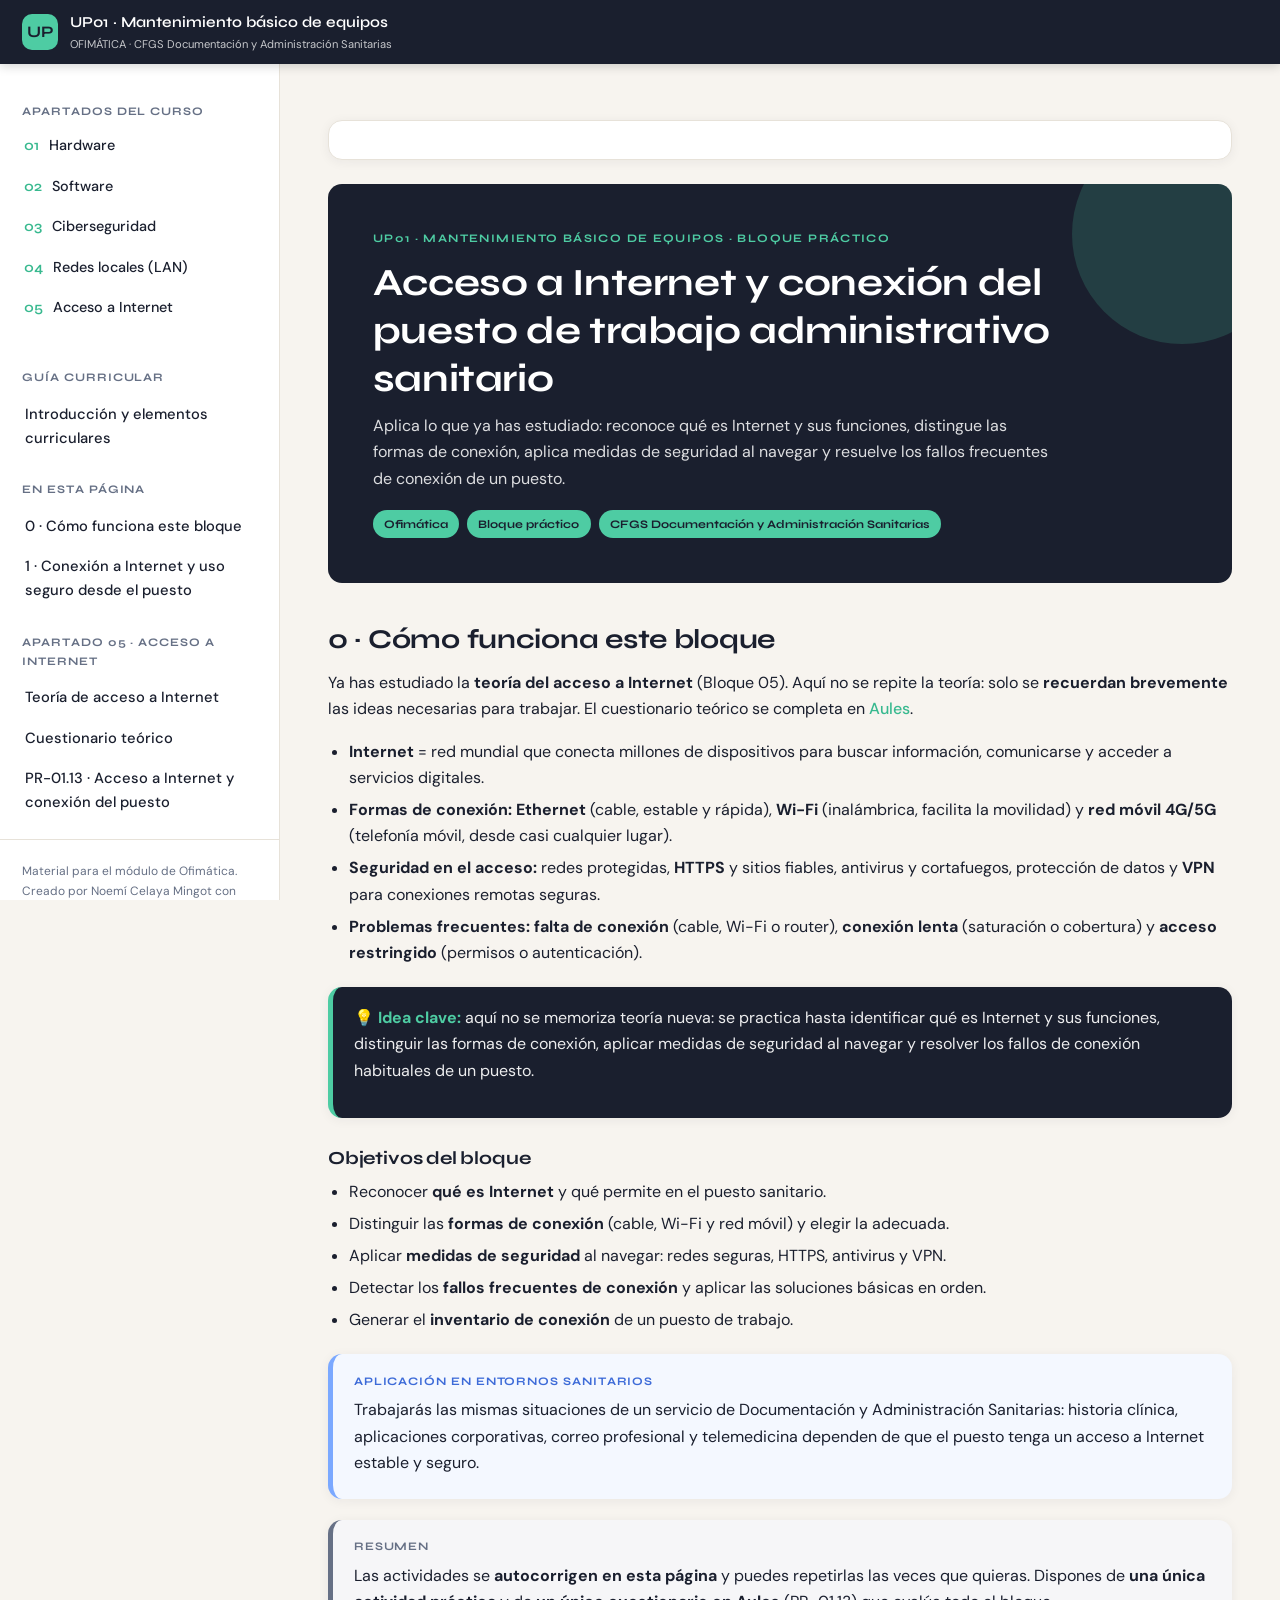
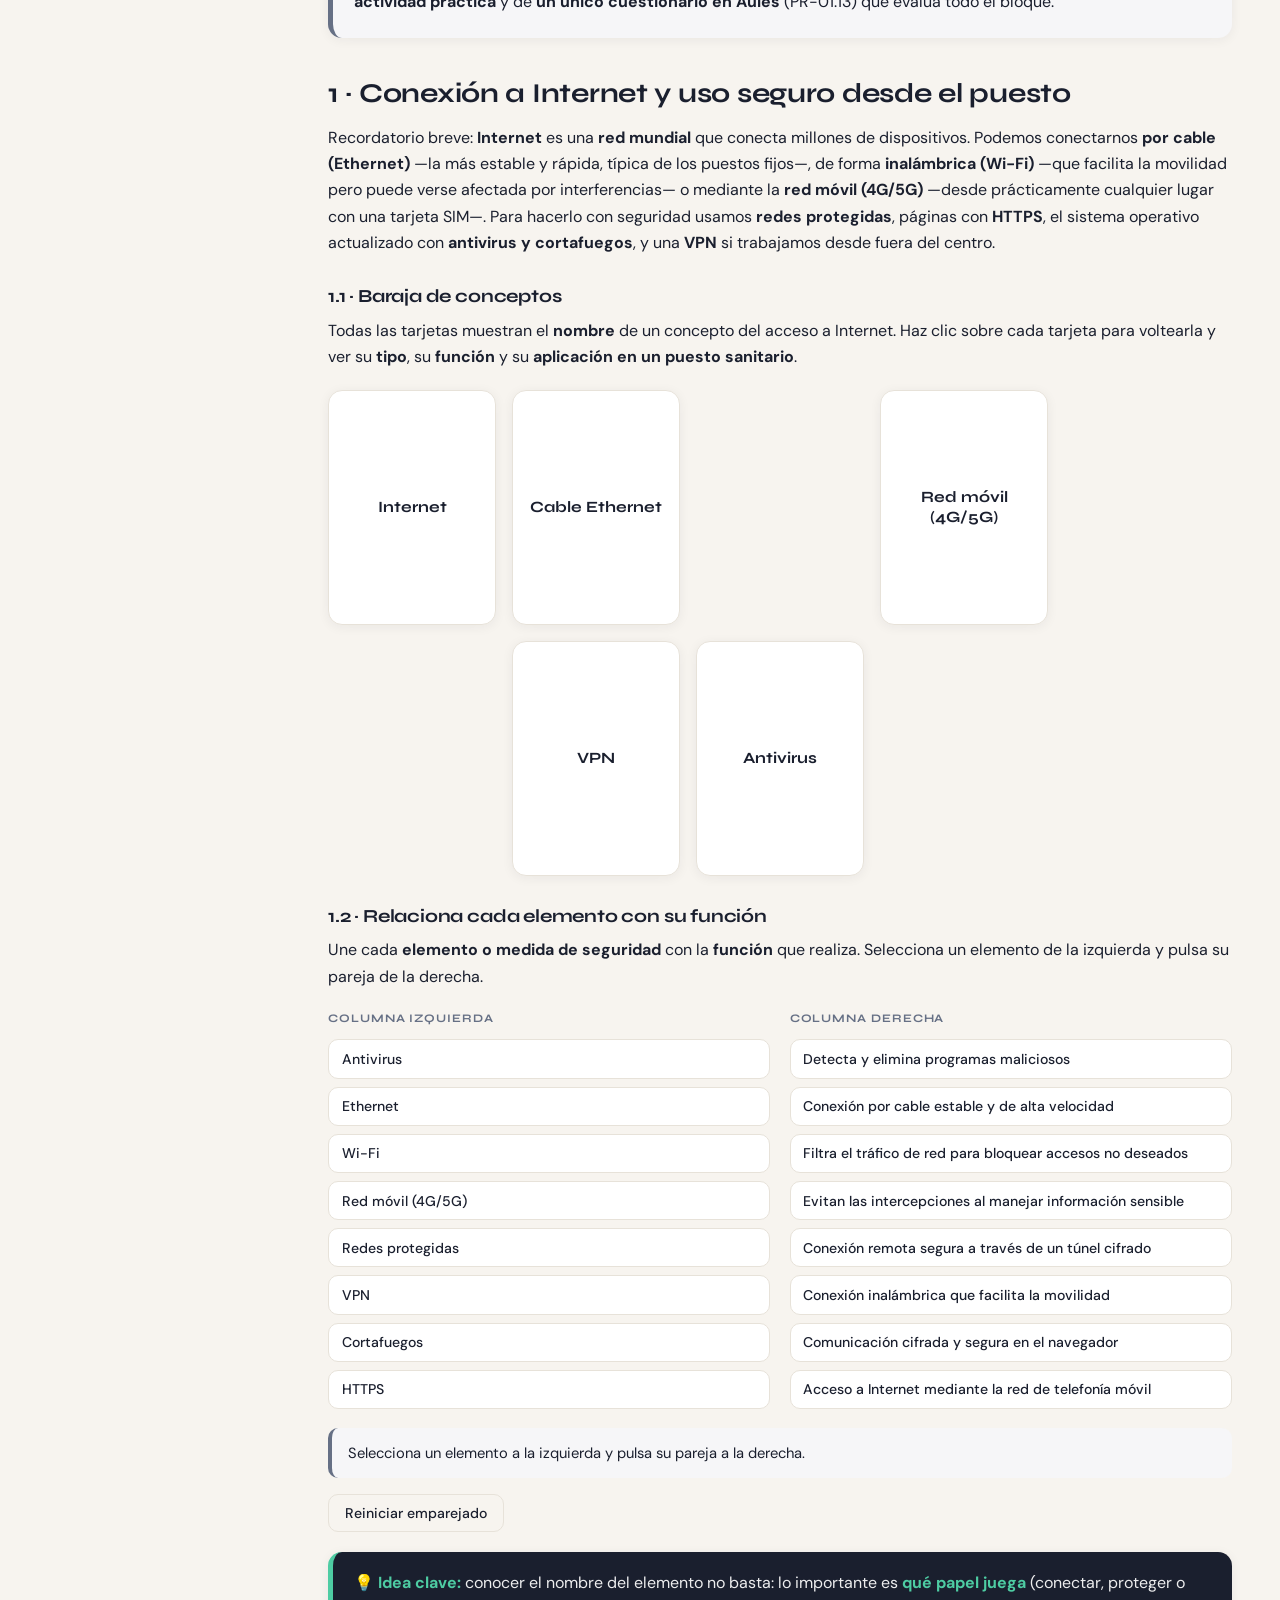
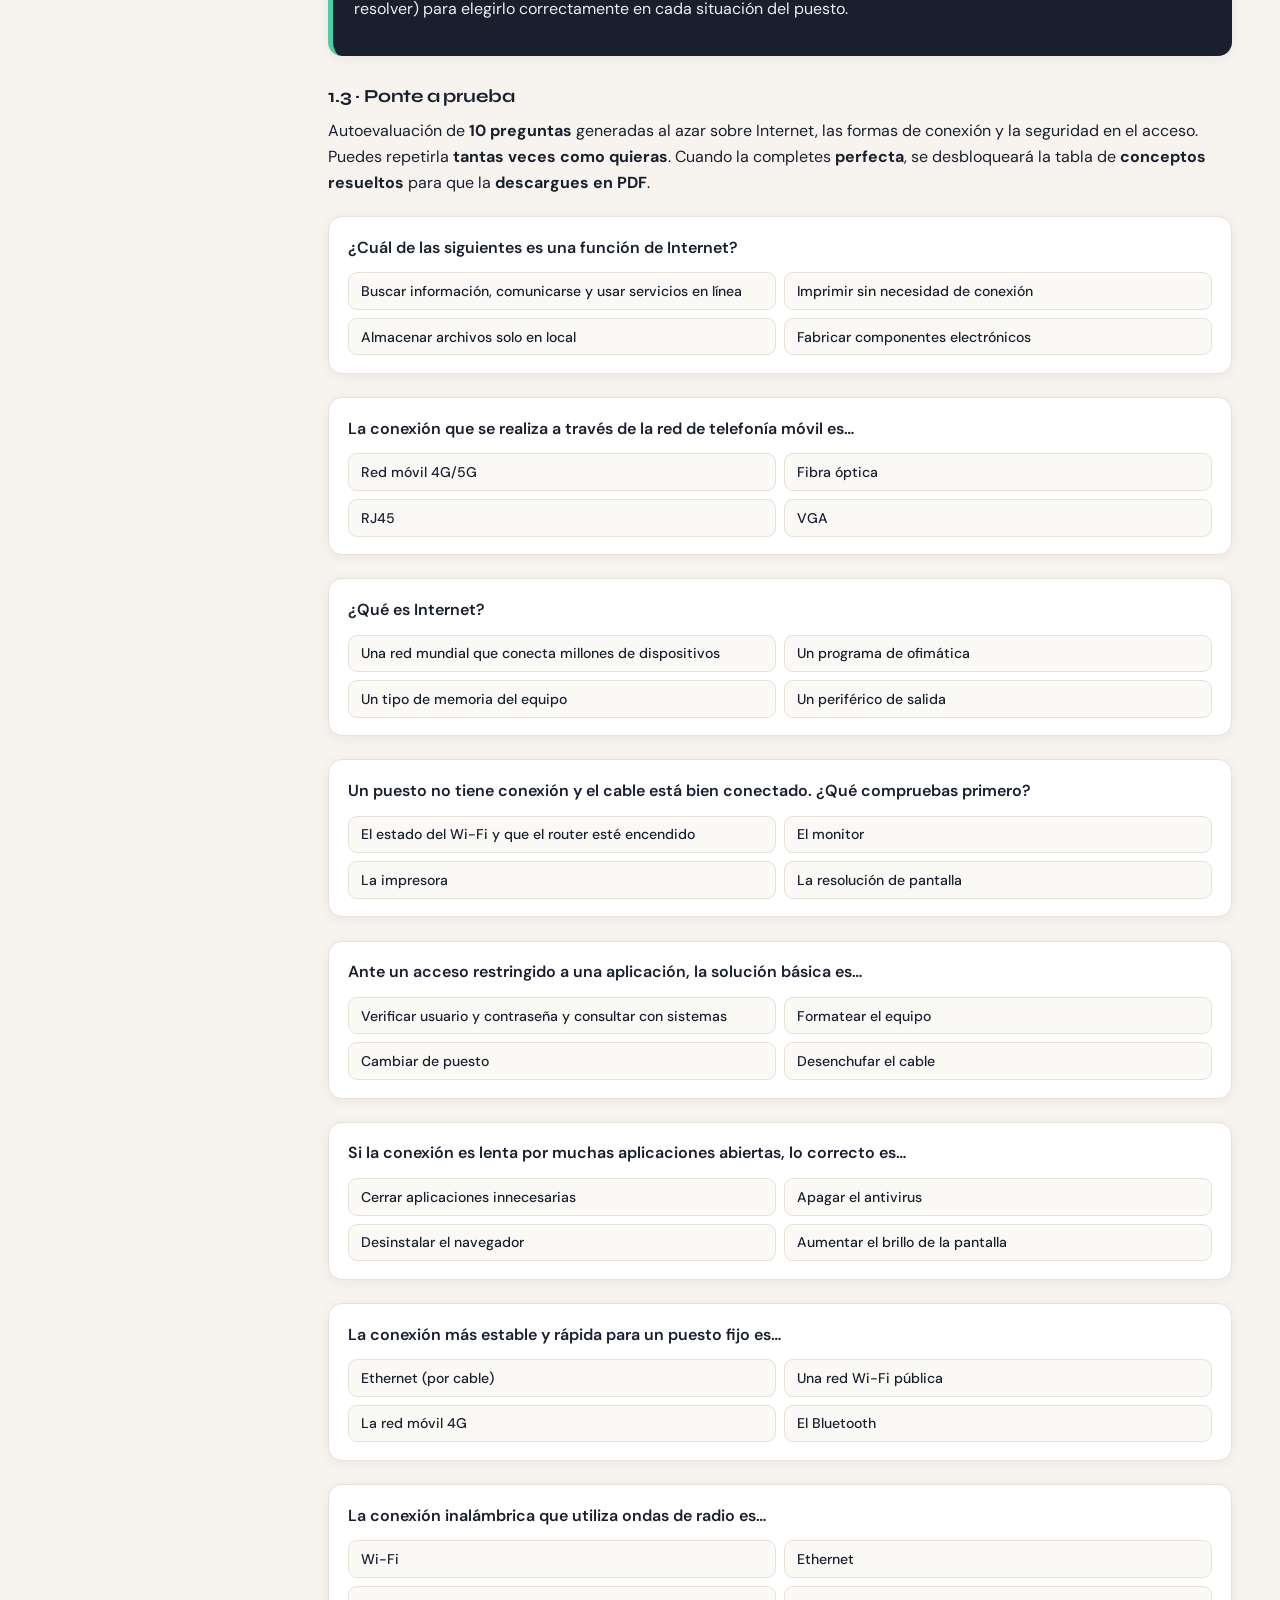
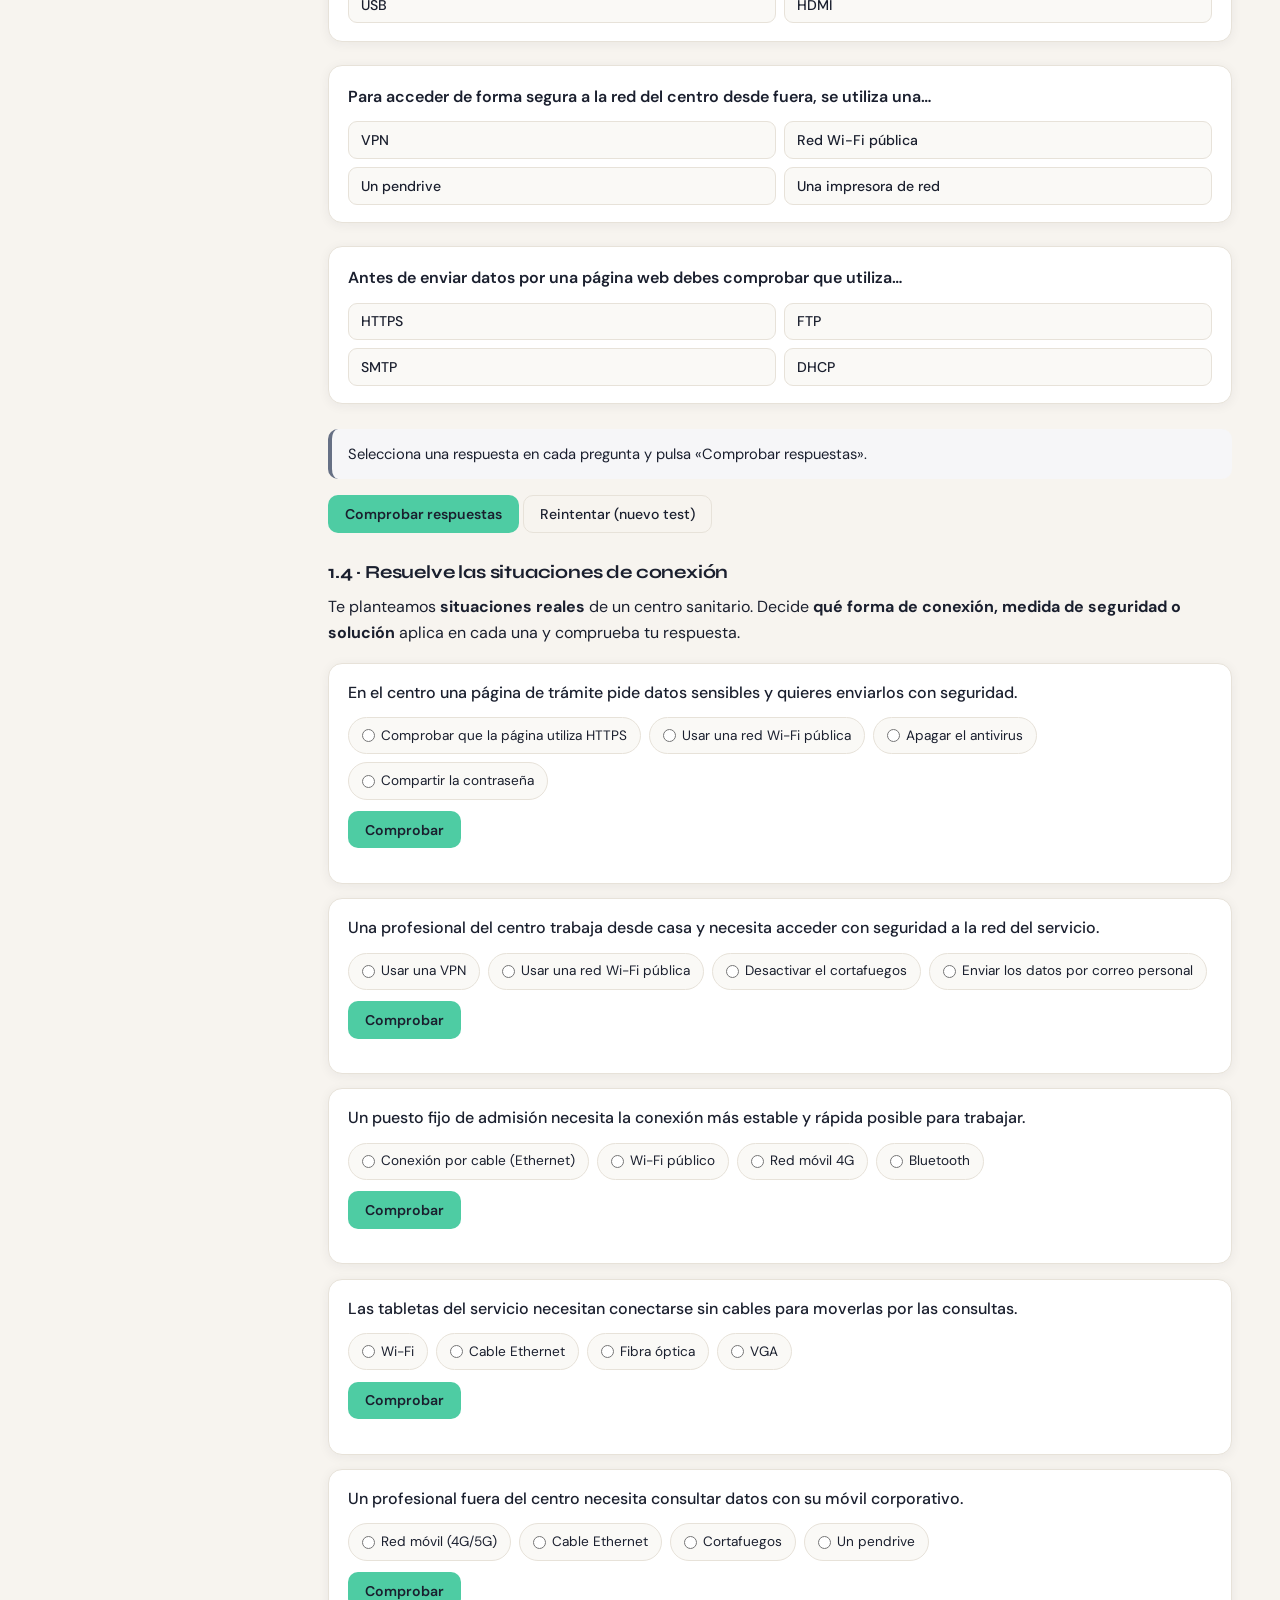
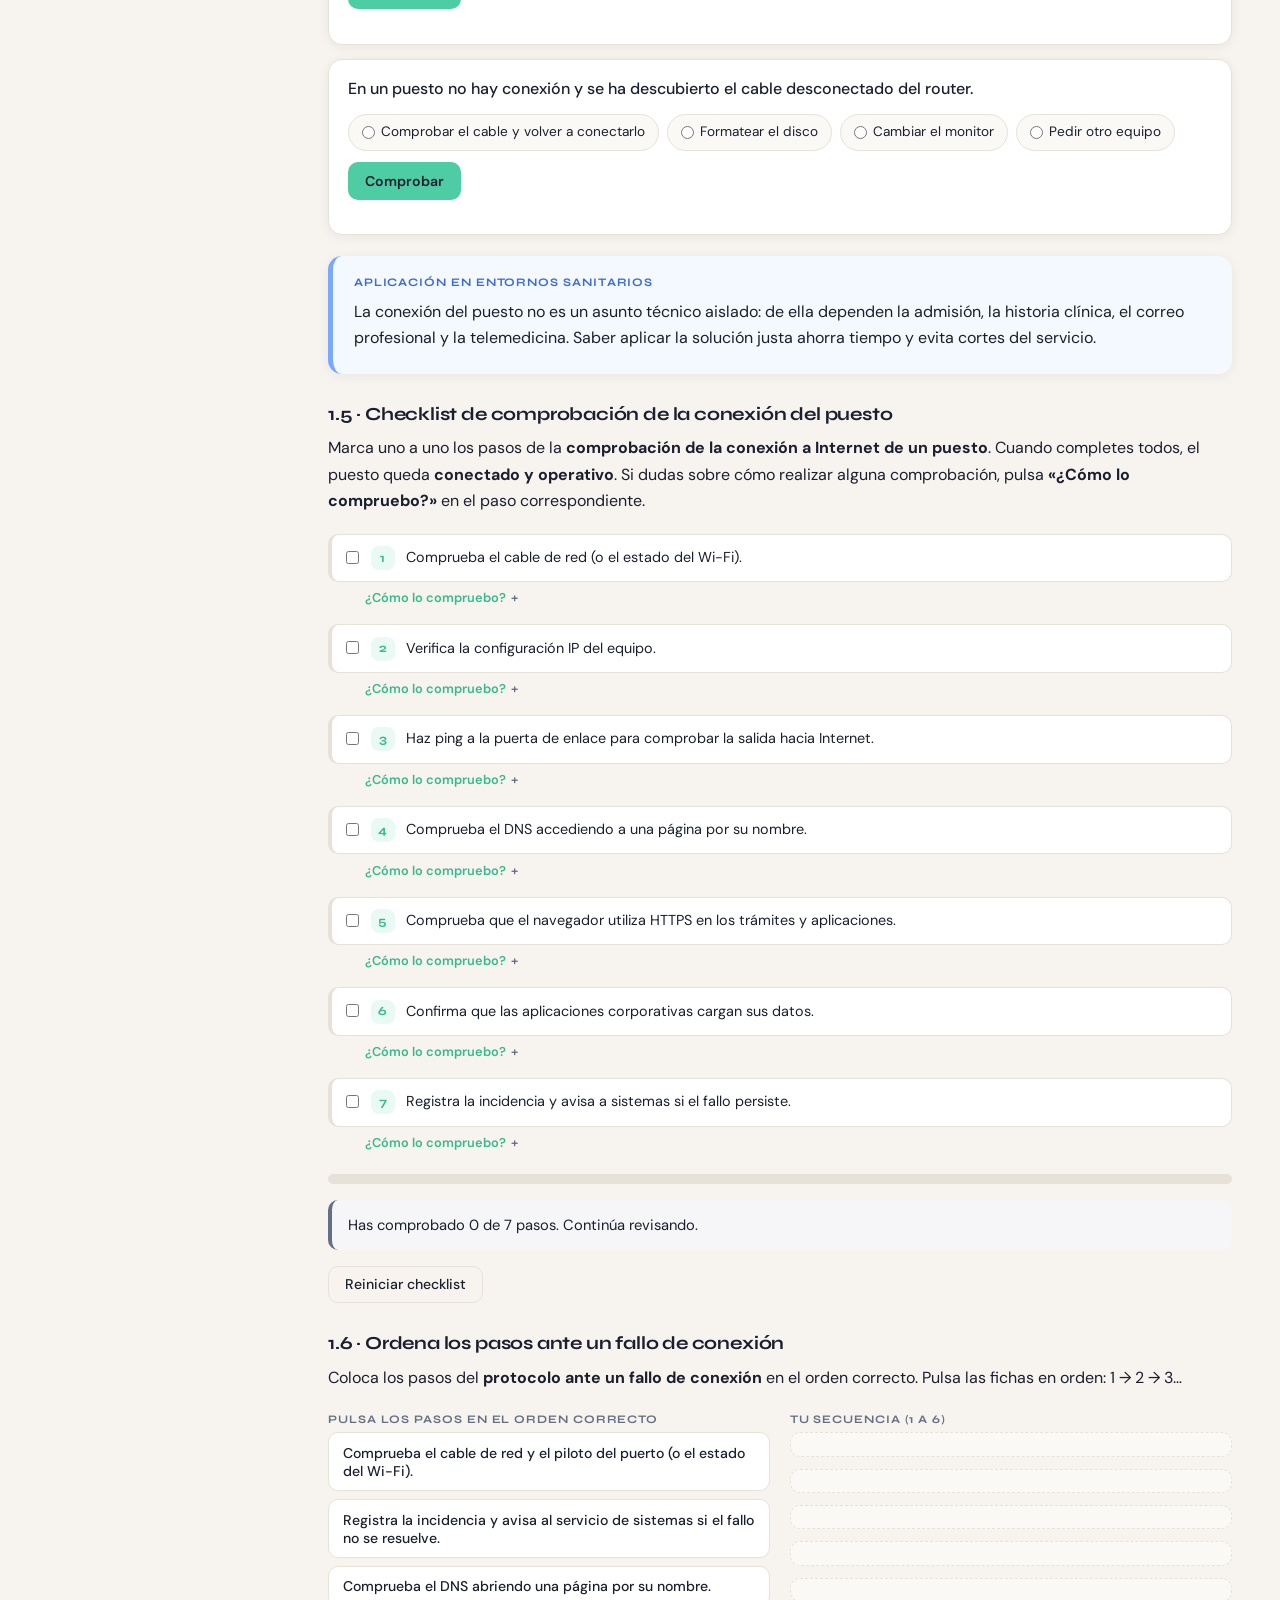
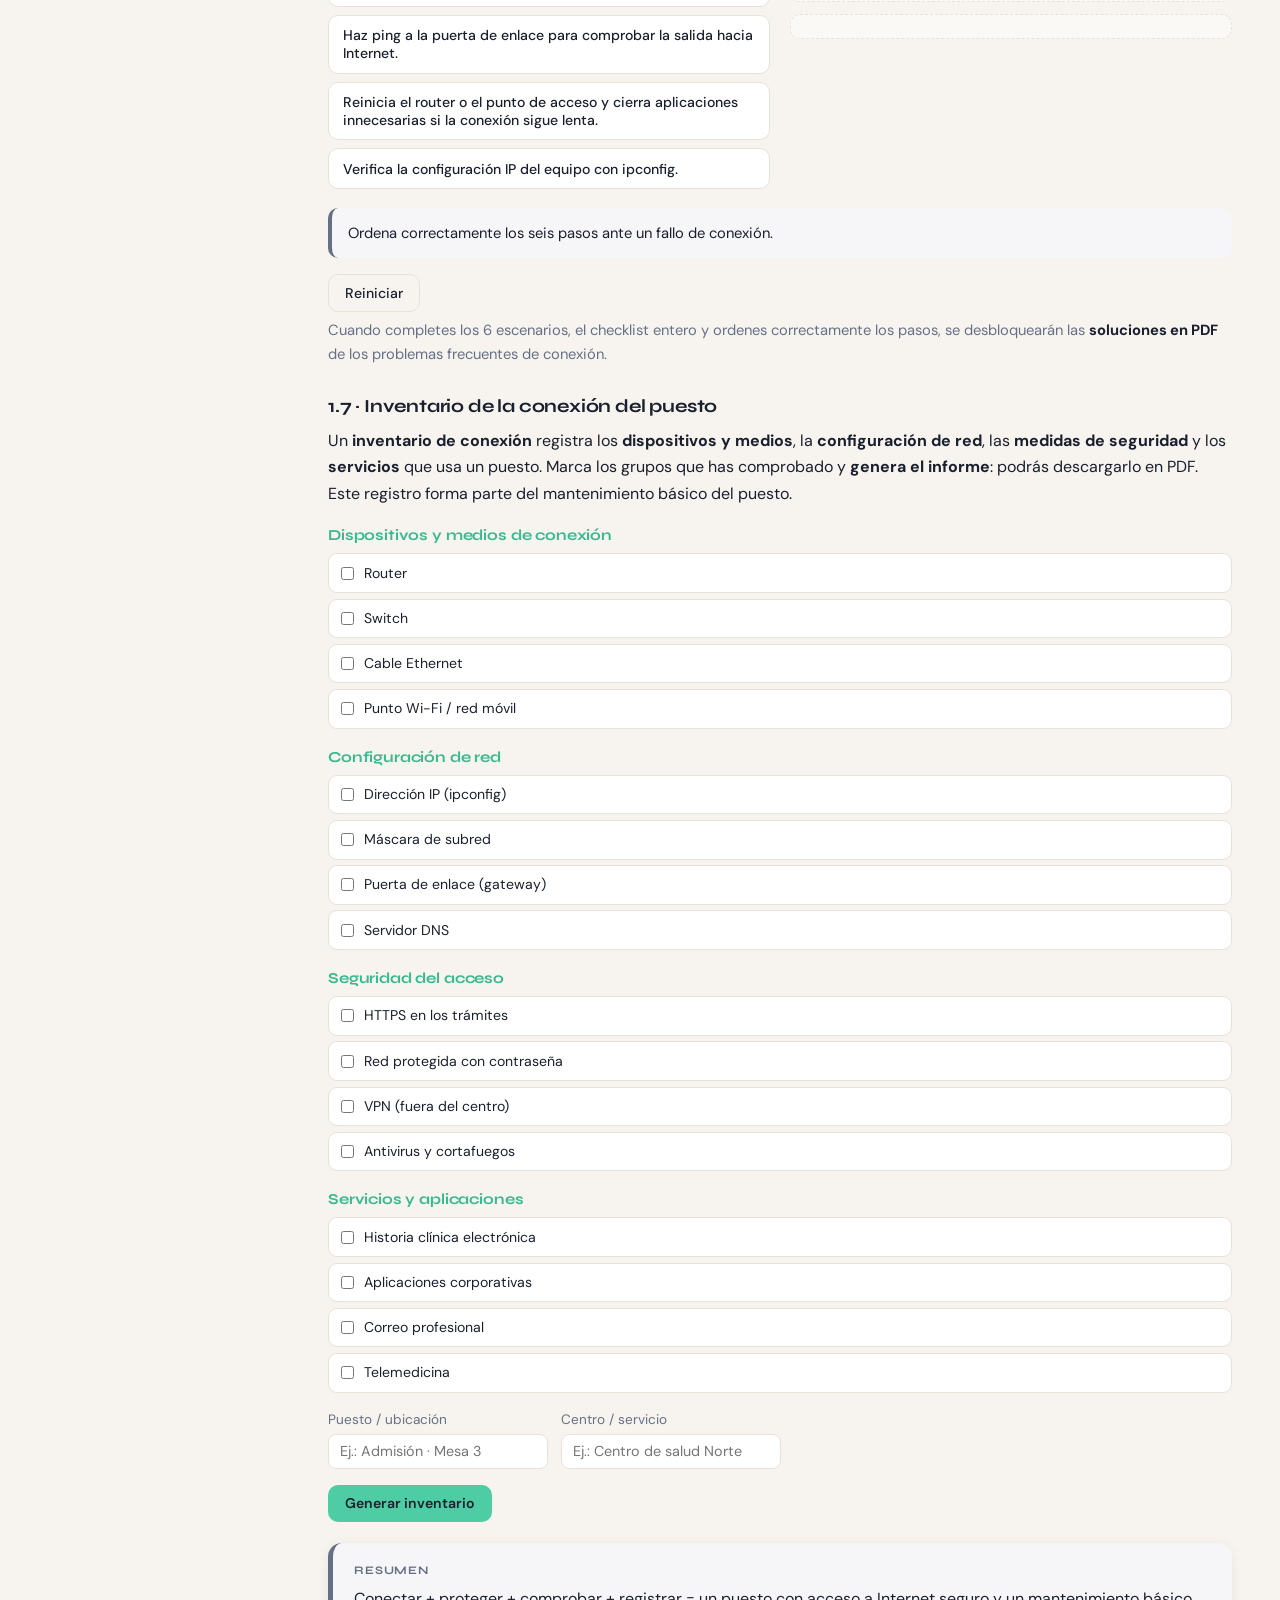
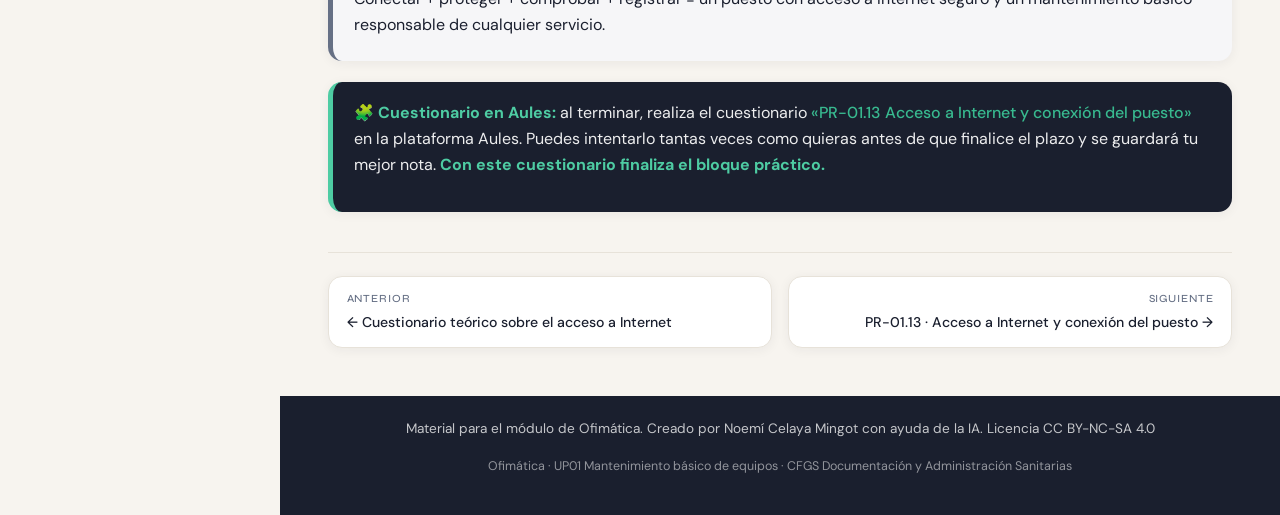
<file: practico-acceso-internet/index.html>
<!DOCTYPE html>
<html lang="es">
<head>
  <meta charset="UTF-8">
  <meta name="viewport" content="width=device-width, initial-scale=1.0">
  <meta name="description" content="Bloque práctico: acceso a Internet y conexión del puesto de trabajo administrativo sanitario. Internet y sus funciones, formas de conexión (Ethernet, Wi-Fi, red móvil), seguridad en el acceso y problemas frecuentes de conexión. UP01 Mantenimiento básico de equipos.">
  <meta name="author" content="Noemí Celaya Mingot">
  <meta name="license" content="CC BY-NC-SA 4.0">
  <title>Bloque práctico · Acceso a Internet y conexión del puesto · UP01</title>

  <link rel="preconnect" href="https://fonts.googleapis.com">
  <link rel="preconnect" href="https://fonts.gstatic.com" crossorigin>
  <link href="https://fonts.googleapis.com/css2?family=Syne:wght@500;600;700;800&family=DM+Sans:ital,opsz,wght@0,9..40,300;0,9..40,400;0,9..40,500;0,9..40,600;0,9..40,700;1,9..40,400&display=swap" rel="stylesheet">

  <link rel="stylesheet" href="../css/estilos.css">

  <link rel="icon" type="image/svg+xml" href="data:image/svg+xml,%3Csvg xmlns='http://www.w3.org/2000/svg' viewBox='0 0 32 32'%3E%3Crect width='32' height='32' rx='8' fill='%231A1F2E'/%3E%3Ctext x='16' y='21' font-family='Syne,sans-serif' font-size='14' font-weight='700' fill='%234ECCA3' text-anchor='middle'%3EUP%3C/text%3E%3C/svg%3E">
</head>
<body>

  <!-- ================= CABECERA FIJA ================= -->
  <header class="header">
    <div class="header__brand">
      <button class="header__menu-btn" id="btnMenu" aria-label="Abrir menú" aria-expanded="false" aria-controls="sidebar">☰</button>
      <a href="../index.html">
        <span class="header__logo">UP</span>
        <span class="header__title">
          UP01 · Mantenimiento básico de equipos
          <small>OFIMÁTICA · CFGS Documentación y Administración Sanitarias</small>
        </span>
      </a>
    </div>
  </header>

  <div class="layout">

    <!-- ================= MENÚ LATERAL FIJO ================= -->
    <aside class="sidebar" id="sidebar" aria-label="Menú de navegación">
      <nav>
        <div class="sidebar__section">
          <div class="sidebar__label">Apartados del curso</div>
          <ul class="sidebar__blocks">
            <li class="sidebar__block"><a href="../01-hardware/index.html"><span>01</span> Hardware</a></li>
            <li class="sidebar__block"><a href="../02-software/index.html"><span>02</span> Software</a></li>
            <li class="sidebar__block"><a href="../03-ciberseguridad/index.html"><span>03</span> Ciberseguridad</a></li>
            <li class="sidebar__block"><a href="../04-redes-lan/index.html"><span>04</span> Redes locales (LAN)</a></li>
            <li class="sidebar__block"><a href="../05-acceso-internet/index.html" aria-current="page"><span>05</span> Acceso a Internet</a></li>
          </ul>
        </div>
        <div class="sidebar__section">
          <div class="sidebar__label">Guía curricular</div>
          <a class="sidebar__link" href="../00-introduccion-elementos-curriculares/index.html">Introducción y elementos curriculares</a>
        </div>
        <div class="sidebar__section">
          <div class="sidebar__label">En esta página</div>
          <a class="sidebar__link" href="#practico-intro">0 · Cómo funciona este bloque</a>
          <a class="sidebar__link" href="#actividad-1-conexion">1 · Conexión a Internet y uso seguro desde el puesto</a>
        </div>
        <div class="sidebar__section">
          <div class="sidebar__label">Apartado 05 · Acceso a Internet</div>
          <a class="sidebar__link" href="../05-acceso-internet/index.html">Teoría de acceso a Internet</a>
          <a class="sidebar__link" href="https://aules.edu.gva.es/fp/mod/quiz/view.php?id=11565413" target="_blank" rel="noopener">Cuestionario teórico</a>
          <a class="sidebar__link" href="https://aules.edu.gva.es/fp/mod/quiz/view.php?id=11565452" target="_blank" rel="noopener">PR-01.13 · Acceso a Internet y conexión del puesto</a>
        </div>
      </nav>
      <div class="sidebar__footer">
        Material para el módulo de Ofimática.<br>
        Creado por Noemí Celaya Mingot con ayuda de la IA.<br>
        Licencia CC BY-NC-SA 4.0
      </div>
    </aside>

    <!-- ================= CONTENIDO PRINCIPAL ================= -->
    <main class="main" id="main">

      <!-- TOC AUTOMÁTICO -->
      <div class="toc" id="toc-automatico"></div>

      <section class="hero">
        <div class="hero__kicker">UP01 · Mantenimiento básico de equipos · Bloque práctico</div>
        <h1>Acceso a Internet y conexión del puesto de trabajo administrativo sanitario</h1>
        <p>Aplica lo que ya has estudiado: reconoce qué es Internet y sus funciones, distingue las formas de conexión, aplica medidas de seguridad al navegar y resuelve los fallos frecuentes de conexión de un puesto.</p>
        <div class="hero__badges">
          <span class="hero__badge">Ofimática</span>
          <span class="hero__badge">Bloque práctico</span>
          <span class="hero__badge">CFGS Documentación y Administración Sanitarias</span>
        </div>
      </section>

      <!-- ============ 0 · CÓMO FUNCIONA ============ -->
      <section id="practico-intro">
        <h2>0 · Cómo funciona este bloque</h2>
        <p>Ya has estudiado la <strong>teoría del acceso a Internet</strong> (Bloque 05). Aquí no se repite la teoría: solo se <strong>recuerdan brevemente</strong> las ideas necesarias para trabajar. El cuestionario teórico se completa en <a href="https://aules.edu.gva.es/fp/mod/quiz/view.php?id=11565413" target="_blank" rel="noopener">Aules</a>.</p>
        <ul>
          <li><strong>Internet</strong> = red mundial que conecta millones de dispositivos para buscar información, comunicarse y acceder a servicios digitales.</li>
          <li><strong>Formas de conexión:</strong> <strong>Ethernet</strong> (cable, estable y rápida), <strong>Wi-Fi</strong> (inalámbrica, facilita la movilidad) y <strong>red móvil 4G/5G</strong> (telefonía móvil, desde casi cualquier lugar).</li>
          <li><strong>Seguridad en el acceso:</strong> redes protegidas, <strong>HTTPS</strong> y sitios fiables, antivirus y cortafuegos, protección de datos y <strong>VPN</strong> para conexiones remotas seguras.</li>
          <li><strong>Problemas frecuentes:</strong> <strong>falta de conexión</strong> (cable, Wi-Fi o router), <strong>conexión lenta</strong> (saturación o cobertura) y <strong>acceso restringido</strong> (permisos o autenticación).</li>
        </ul>

        <div class="callout callout--key">
          <p><strong>💡 Idea clave:</strong> aquí no se memoriza teoría nueva: se practica hasta identificar qué es Internet y sus funciones, distinguir las formas de conexión, aplicar medidas de seguridad al navegar y resolver los fallos de conexión habituales de un puesto.</p>
        </div>

        <h3>Objetivos del bloque</h3>
        <ul>
          <li>Reconocer <strong>qué es Internet</strong> y qué permite en el puesto sanitario.</li>
          <li>Distinguir las <strong>formas de conexión</strong> (cable, Wi-Fi y red móvil) y elegir la adecuada.</li>
          <li>Aplicar <strong>medidas de seguridad</strong> al navegar: redes seguras, HTTPS, antivirus y VPN.</li>
          <li>Detectar los <strong>fallos frecuentes de conexión</strong> y aplicar las soluciones básicas en orden.</li>
          <li>Generar el <strong>inventario de conexión</strong> de un puesto de trabajo.</li>
        </ul>

        <div class="callout callout--health">
          <p>Trabajarás las mismas situaciones de un servicio de Documentación y Administración Sanitarias: historia clínica, aplicaciones corporativas, correo profesional y telemedicina dependen de que el puesto tenga un acceso a Internet estable y seguro.</p>
        </div>

        <div class="callout callout--summary">
          <p>Las actividades se <strong>autocorrigen en esta página</strong> y puedes repetirlas las veces que quieras. Dispones de <strong>una única actividad práctica</strong> y de <strong>un único cuestionario en Aules</strong> (PR-01.13) que evalúa todo el bloque.</p>
        </div>
      </section>

      <!-- ============ 1 · CONEXIÓN A INTERNET Y USO SEGURO ============ -->
      <section id="actividad-1-conexion">
        <h2>1 · Conexión a Internet y uso seguro desde el puesto</h2>
        <p>Recordatorio breve: <strong>Internet</strong> es una <strong>red mundial</strong> que conecta millones de dispositivos. Podemos conectarnos <strong>por cable (Ethernet)</strong> —la más estable y rápida, típica de los puestos fijos—, de forma <strong>inalámbrica (Wi-Fi)</strong> —que facilita la movilidad pero puede verse afectada por interferencias— o mediante la <strong>red móvil (4G/5G)</strong> —desde prácticamente cualquier lugar con una tarjeta SIM—. Para hacerlo con seguridad usamos <strong>redes protegidas</strong>, páginas con <strong>HTTPS</strong>, el sistema operativo actualizado con <strong>antivirus y cortafuegos</strong>, y una <strong>VPN</strong> si trabajamos desde fuera del centro.</p>

        <h3>1.1 · Baraja de conceptos</h3>
        <p>Todas las tarjetas muestran el <strong>nombre</strong> de un concepto del acceso a Internet. Haz clic sobre cada tarjeta para voltearla y ver su <strong>tipo</strong>, su <strong>función</strong> y su <strong>aplicación en un puesto sanitario</strong>.</p>
        <div id="baraja-int"></div>

        <h3>1.2 · Relaciona cada elemento con su función</h3>
        <p>Une cada <strong>elemento o medida de seguridad</strong> con la <strong>función</strong> que realiza. Selecciona un elemento de la izquierda y pulsa su pareja de la derecha.</p>
        <div id="empareja-int"></div>

        <div class="callout callout--key">
          <p><strong>💡 Idea clave:</strong> conocer el nombre del elemento no basta: lo importante es <strong>qué papel juega</strong> (conectar, proteger o resolver) para elegirlo correctamente en cada situación del puesto.</p>
        </div>

        <h3>1.3 · Ponte a prueba</h3>
        <p>Autoevaluación de <strong>10 preguntas</strong> generadas al azar sobre Internet, las formas de conexión y la seguridad en el acceso. Puedes repetirla <strong>tantas veces como quieras</strong>. Cuando la completes <strong>perfecta</strong>, se desbloqueará la tabla de <strong>conceptos resueltos</strong> para que la <strong>descargues en PDF</strong>.</p>
        <div id="ponte-a-prueba-int"></div>

        <div class="soluciones-panel" id="soluciones-int-conex" hidden>
          <div class="soluciones-panel__cab">
            <h3>Tabla de conceptos del acceso a Internet resuelta</h3>
            <div>
              <button type="button" class="btn btn--primary" id="btn-pdf-soluciones-int-conex">Descargar tabla en PDF</button>
              <button type="button" class="btn btn--ghost" id="btn-cerrar-soluciones-int-conex">Cerrar</button>
            </div>
          </div>
          <div class="soluciones-panel__cuerpo"></div>
        </div>

        <h3>1.4 · Resuelve las situaciones de conexión</h3>
        <p>Te planteamos <strong>situaciones reales</strong> de un centro sanitario. Decide <strong>qué forma de conexión, medida de seguridad o solución</strong> aplica en cada una y comprueba tu respuesta.</p>
        <div id="escenarios-int"></div>

        <div class="callout callout--health">
          <p>La conexión del puesto no es un asunto técnico aislado: de ella dependen la admisión, la historia clínica, el correo profesional y la telemedicina. Saber aplicar la solución justa ahorra tiempo y evita cortes del servicio.</p>
        </div>

        <h3>1.5 · Checklist de comprobación de la conexión del puesto</h3>
        <p>Marca uno a uno los pasos de la <strong>comprobación de la conexión a Internet de un puesto</strong>. Cuando completes todos, el puesto queda <strong>conectado y operativo</strong>. Si dudas sobre cómo realizar alguna comprobación, pulsa <strong>«¿Cómo lo compruebo?»</strong> en el paso correspondiente.</p>
        <div id="checklist-int"></div>

        <h3>1.6 · Ordena los pasos ante un fallo de conexión</h3>
        <p>Coloca los pasos del <strong>protocolo ante un fallo de conexión</strong> en el orden correcto. Pulsa las fichas en orden: 1 → 2 → 3…</p>
        <div id="orden-int"></div>

        <p class="practica__intro">Cuando completes los 6 escenarios, el checklist entero y ordenes correctamente los pasos, se desbloquearán las <strong>soluciones en PDF</strong> de los problemas frecuentes de conexión.</p>

        <div class="soluciones-panel" id="soluciones-int-fallos" hidden>
          <div class="soluciones-panel__cab">
            <h3>Soluciones · Problemas frecuentes de conexión</h3>
            <div>
              <button type="button" class="btn btn--primary" id="btn-pdf-soluciones-int-fallos">Descargar soluciones en PDF</button>
              <button type="button" class="btn btn--ghost" id="btn-cerrar-soluciones-int-fallos">Cerrar</button>
            </div>
          </div>
          <div class="soluciones-panel__cuerpo"></div>
        </div>

        <h3>1.7 · Inventario de la conexión del puesto</h3>
        <p>Un <strong>inventario de conexión</strong> registra los <strong>dispositivos y medios</strong>, la <strong>configuración de red</strong>, las <strong>medidas de seguridad</strong> y los <strong>servicios</strong> que usa un puesto. Marca los grupos que has comprobado y <strong>genera el informe</strong>: podrás descargarlo en PDF. Este registro forma parte del mantenimiento básico del puesto.</p>
        <div id="inventario-int"></div>

        <div class="callout callout--summary">
          <p>Conectar + proteger + comprobar + registrar = un puesto con acceso a Internet seguro y un mantenimiento básico responsable de cualquier servicio.</p>
        </div>

        <div class="callout callout--key">
          <p><strong>🧩 Cuestionario en Aules:</strong> al terminar, realiza el cuestionario <strong><a href="https://aules.edu.gva.es/fp/mod/quiz/view.php?id=11565452" target="_blank" rel="noopener">«PR-01.13 Acceso a Internet y conexión del puesto»</a></strong> en la plataforma Aules. Puedes intentarlo tantas veces como quieras antes de que finalice el plazo y se guardará tu mejor nota. <strong>Con este cuestionario finaliza el bloque práctico.</strong></p>
        </div>
      </section>

      <!-- ============ NAVEGACIÓN PAGINADA ============ -->
      <nav class="page-nav">
        <a class="page-nav__item" href="https://aules.edu.gva.es/fp/mod/quiz/view.php?id=11565413" target="_blank" rel="noopener">
          <small>Anterior</small>
          ← Cuestionario teórico sobre el acceso a Internet
        </a>
        <a class="page-nav__item page-nav__item--next" href="https://aules.edu.gva.es/fp/mod/quiz/view.php?id=11565452" target="_blank" rel="noopener">
          <small>Siguiente</small>
          PR-01.13 · Acceso a Internet y conexión del puesto →
        </a>
      </nav>

    </main>

  </div>

  <!-- ================= FOOTER ================= -->
  <footer class="footer">
    <p>Material para el módulo de Ofimática. Creado por Noemí Celaya Mingot con ayuda de la IA. Licencia CC BY-NC-SA 4.0</p>
    <p style="margin-top:0.3rem; font-size:0.78rem; opacity:0.7">
      Ofimática · UP01 Mantenimiento básico de equipos · CFGS Documentación y Administración Sanitarias
    </p>
  </footer>

  <button class="backtotop" id="btnTop" aria-label="Volver arriba">↑</button>

  <script src="../js/navegacion.js"></script>
  <script src="../js/actividades.js"></script>
</body>
</html>
</file>
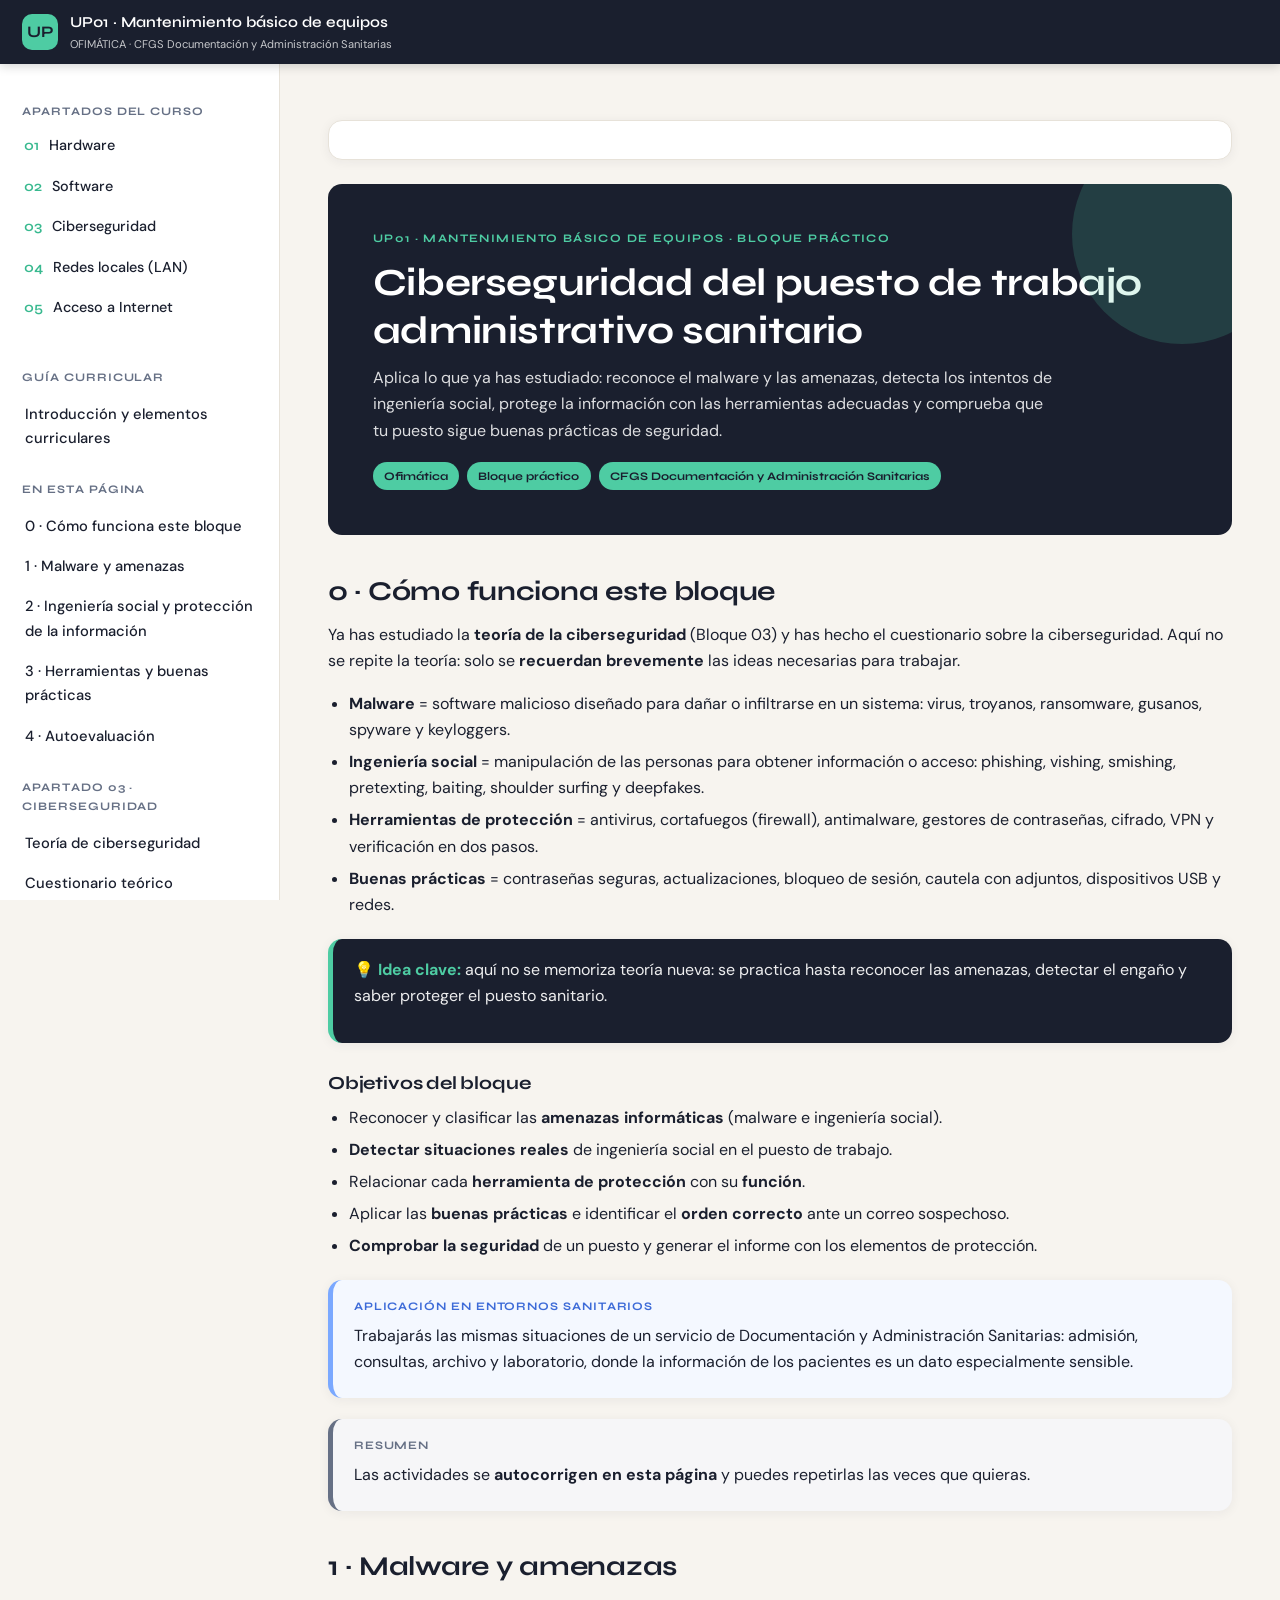
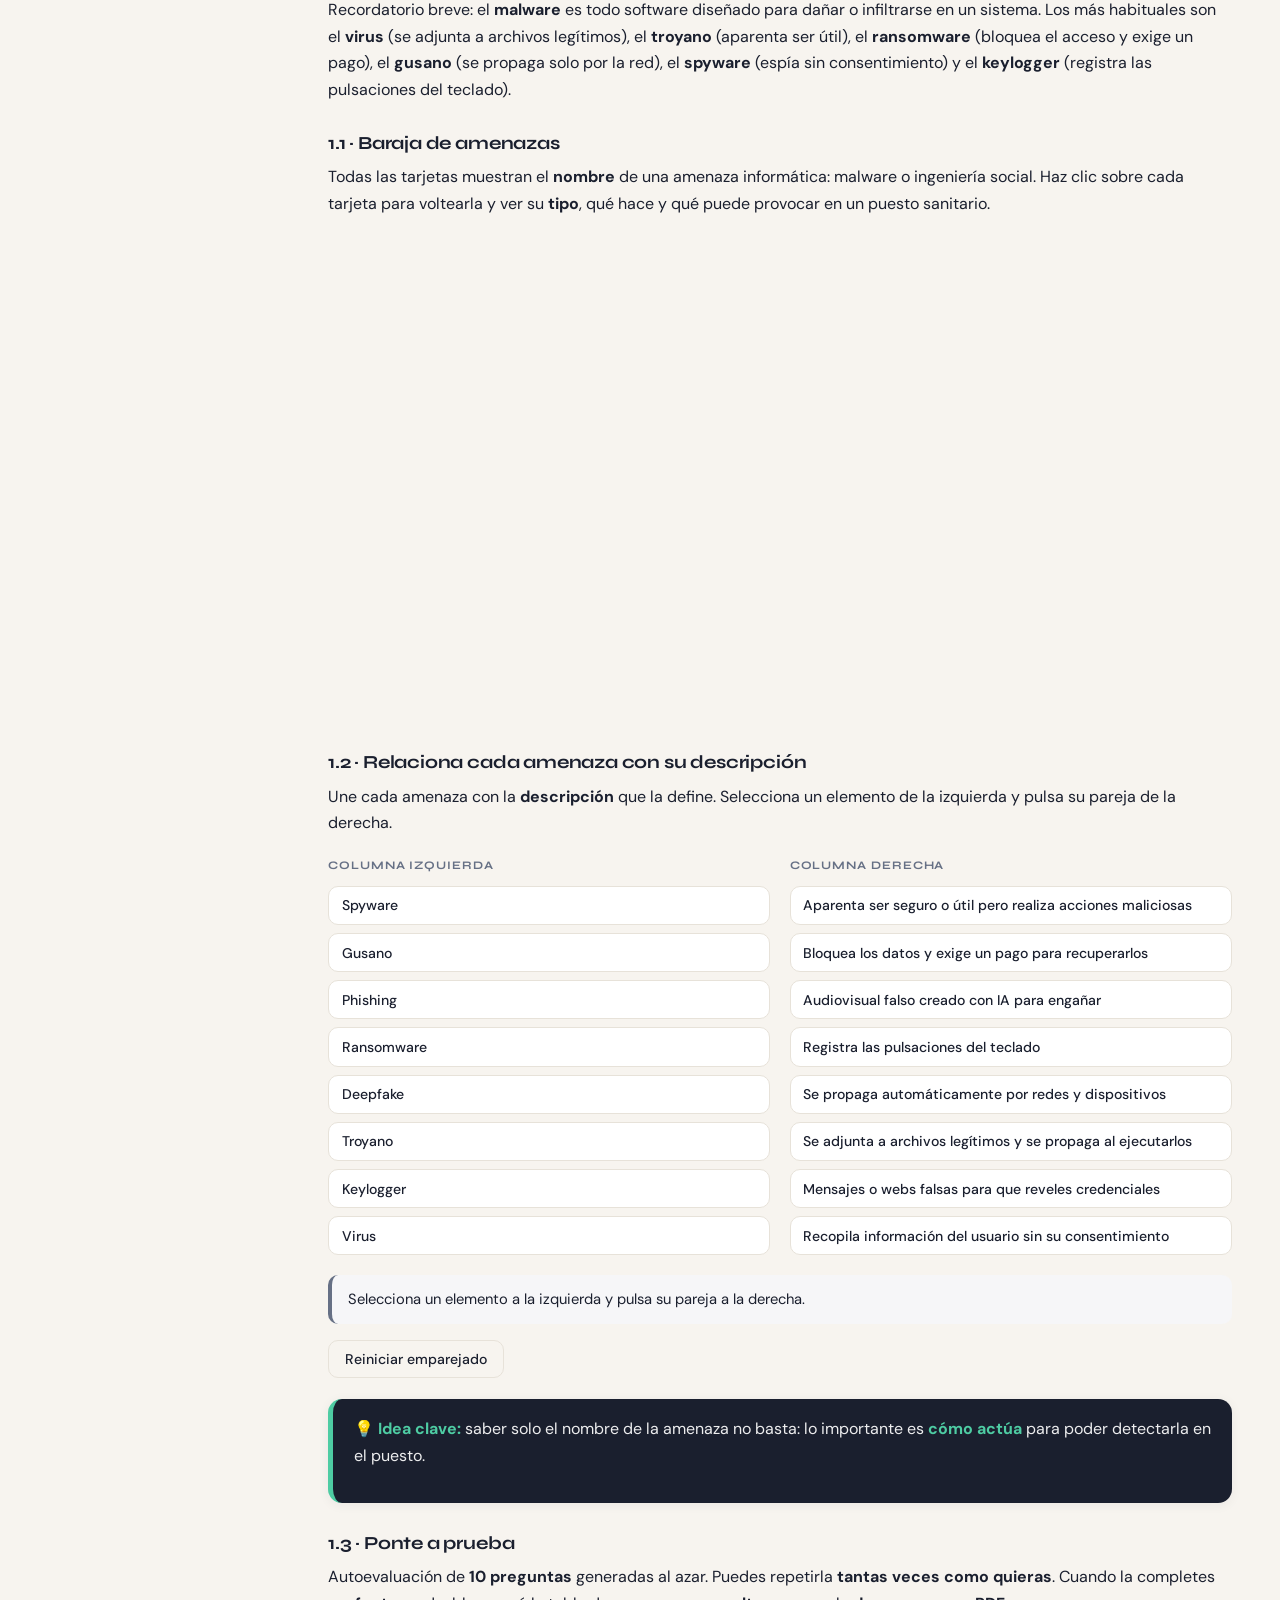
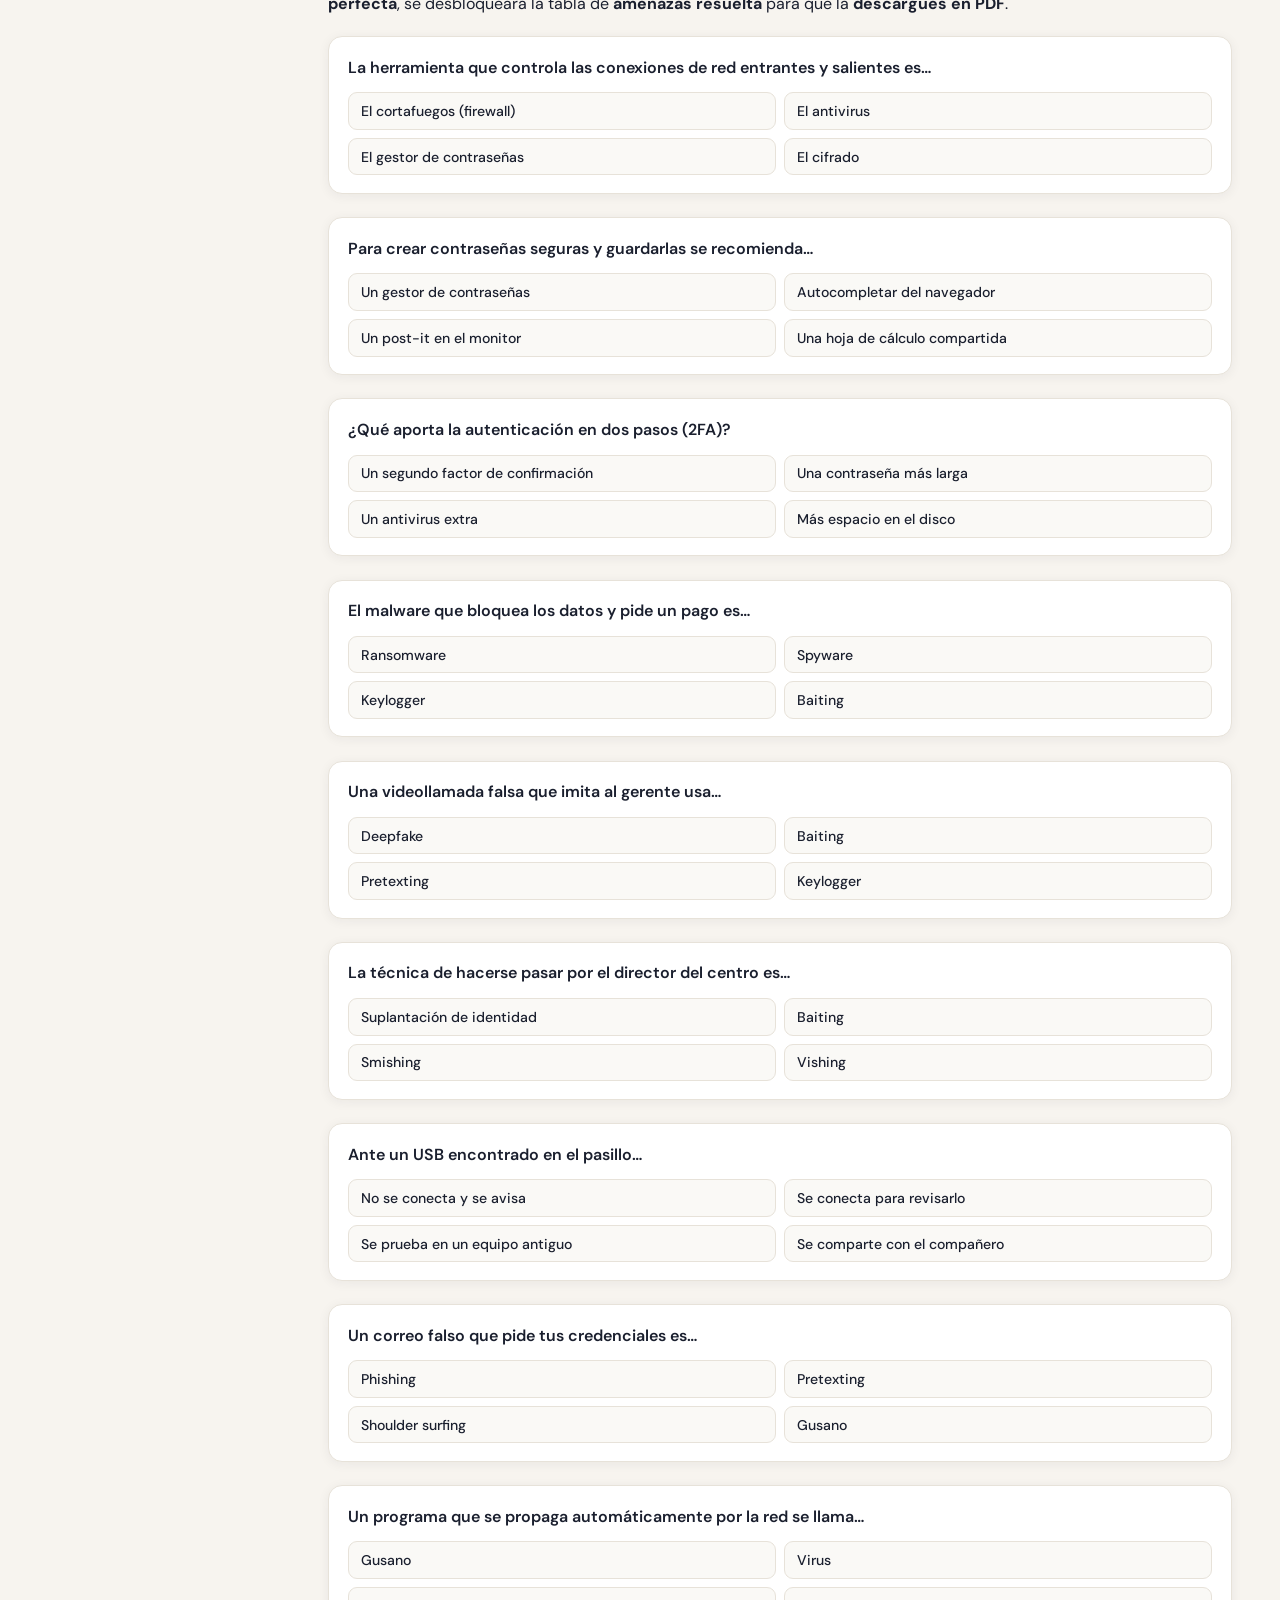
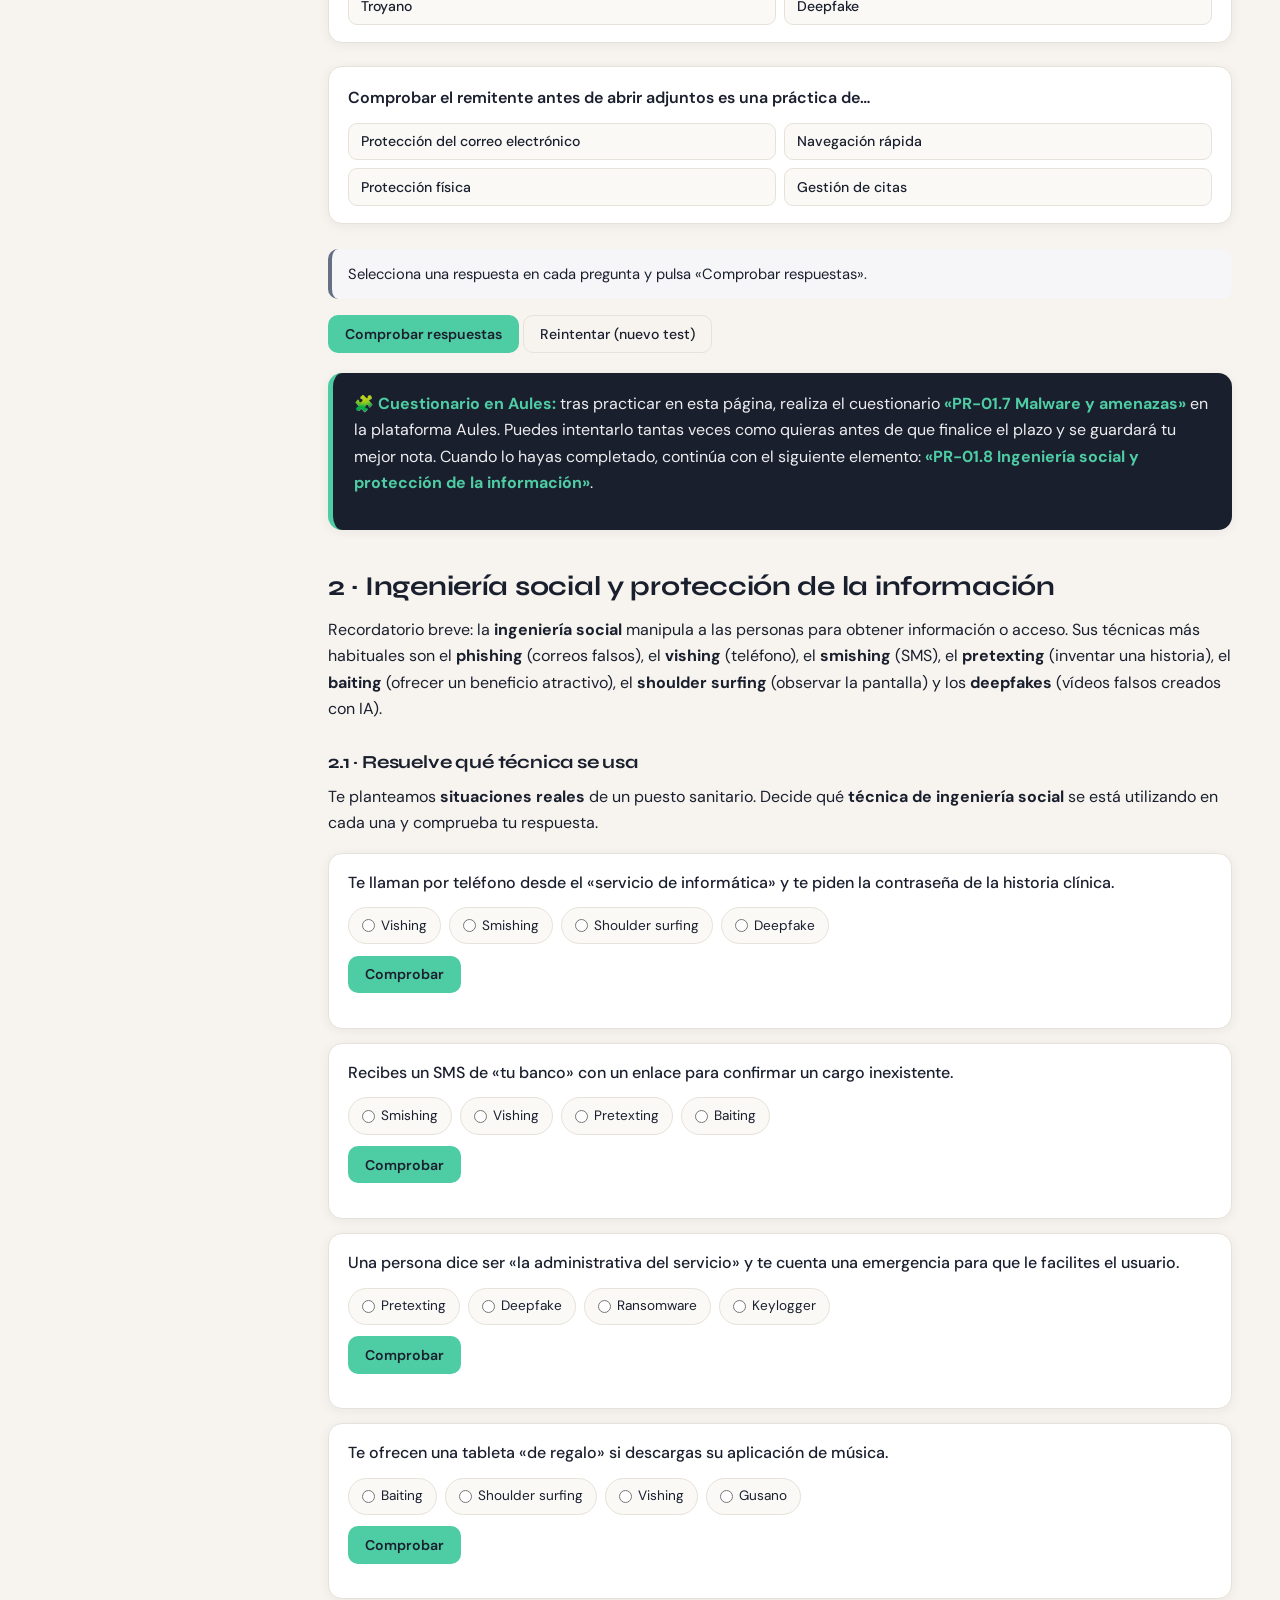
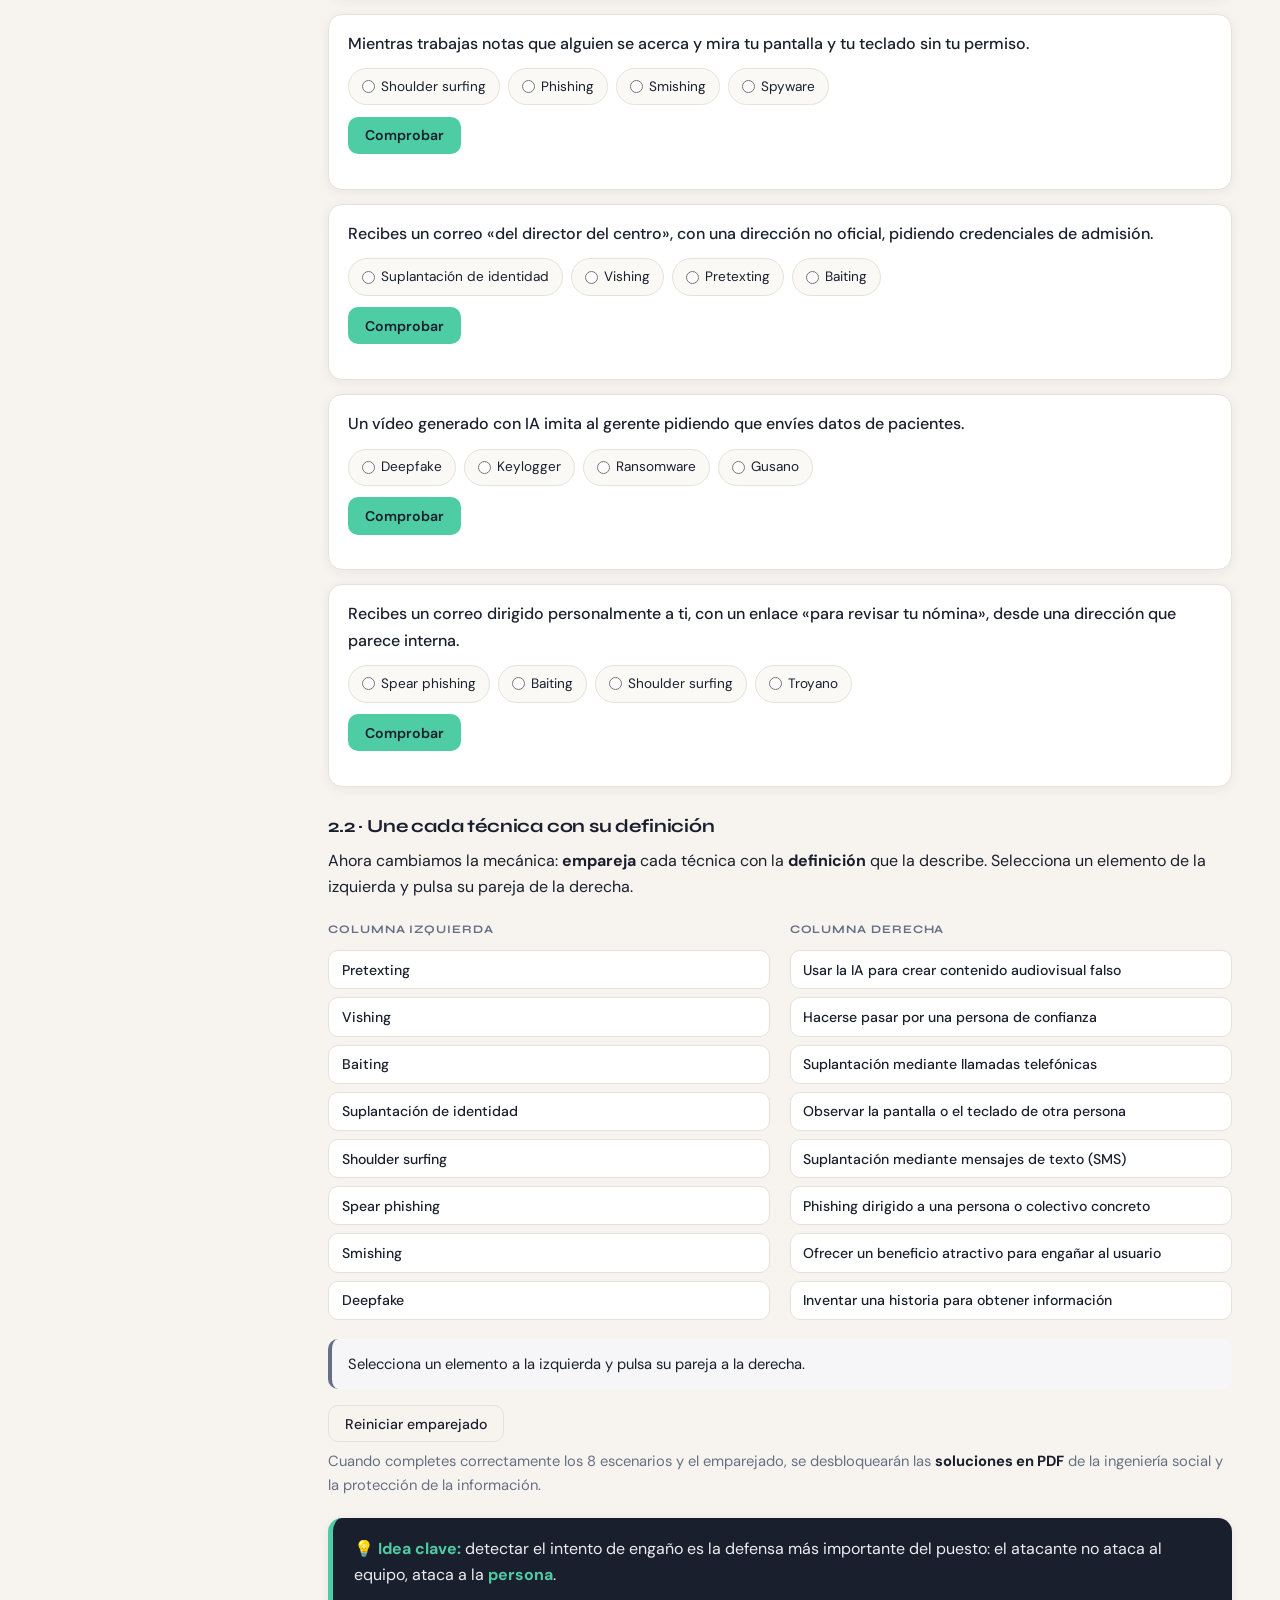
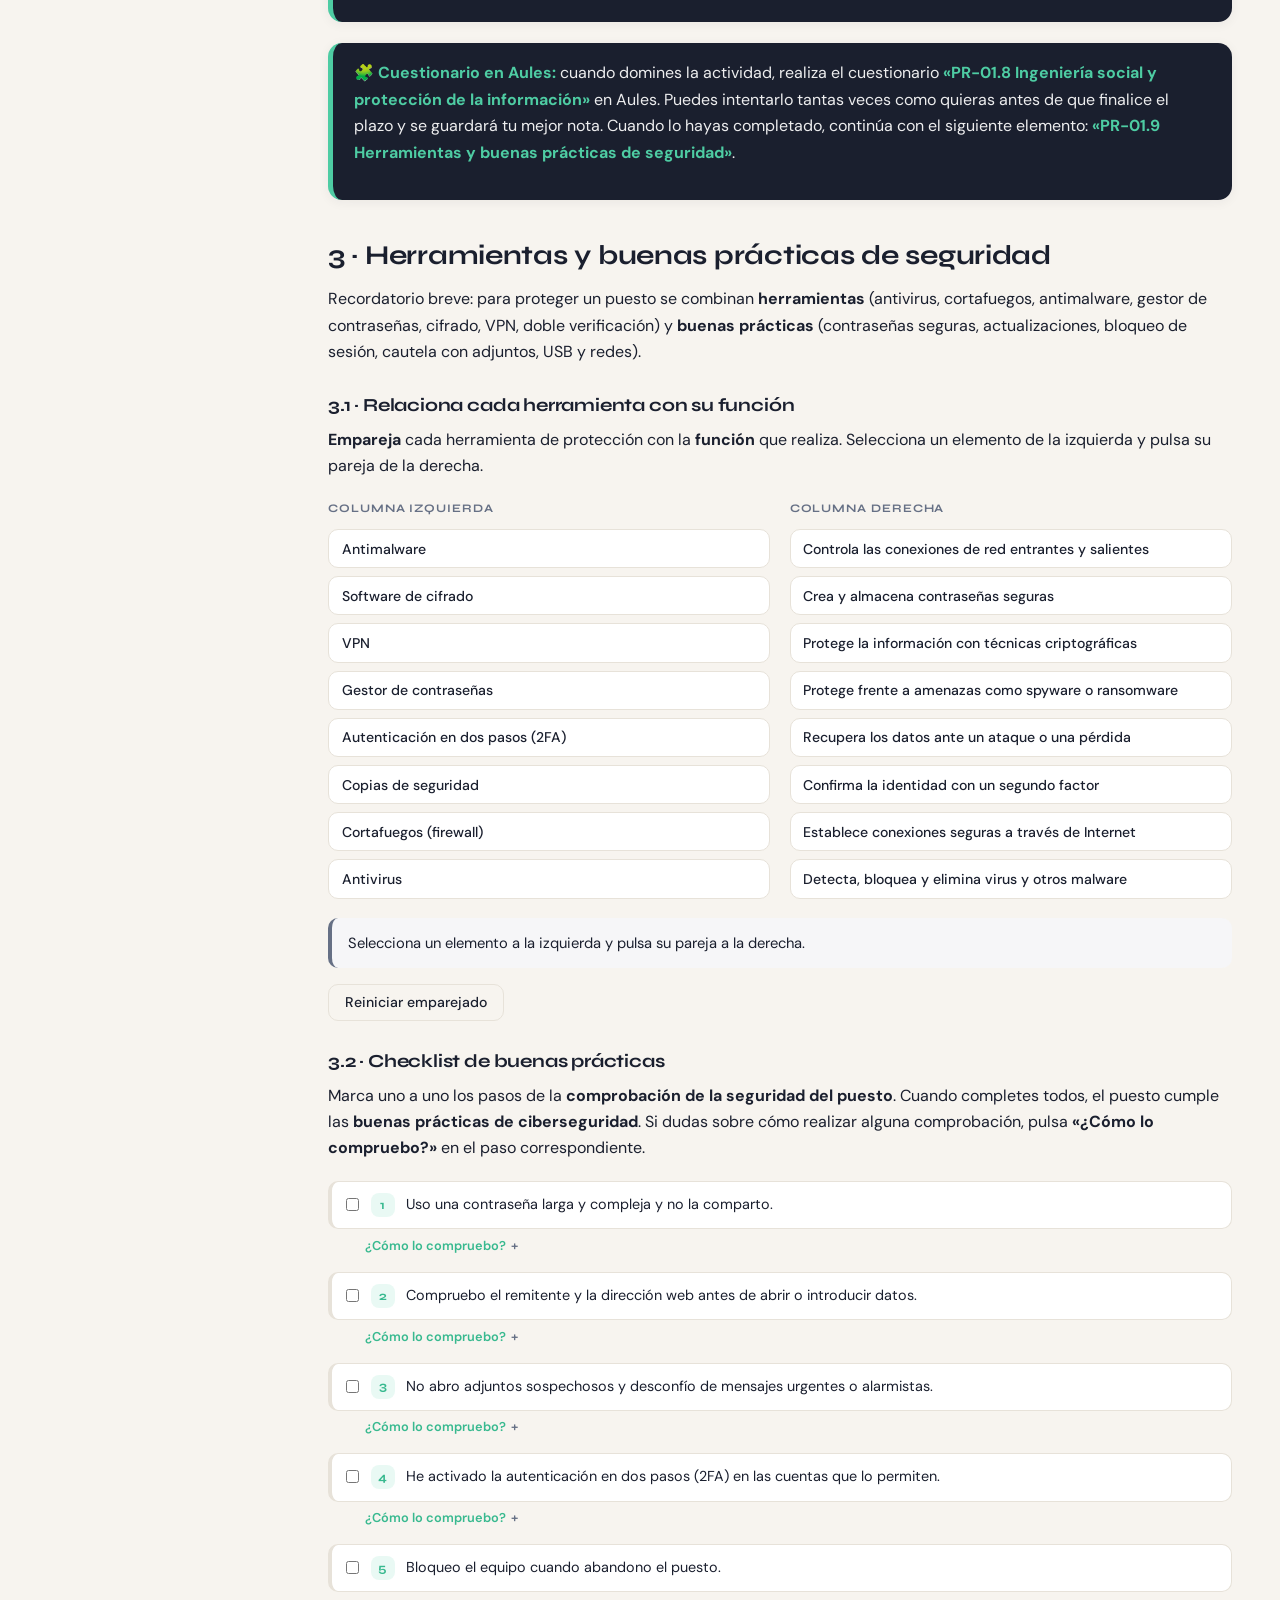
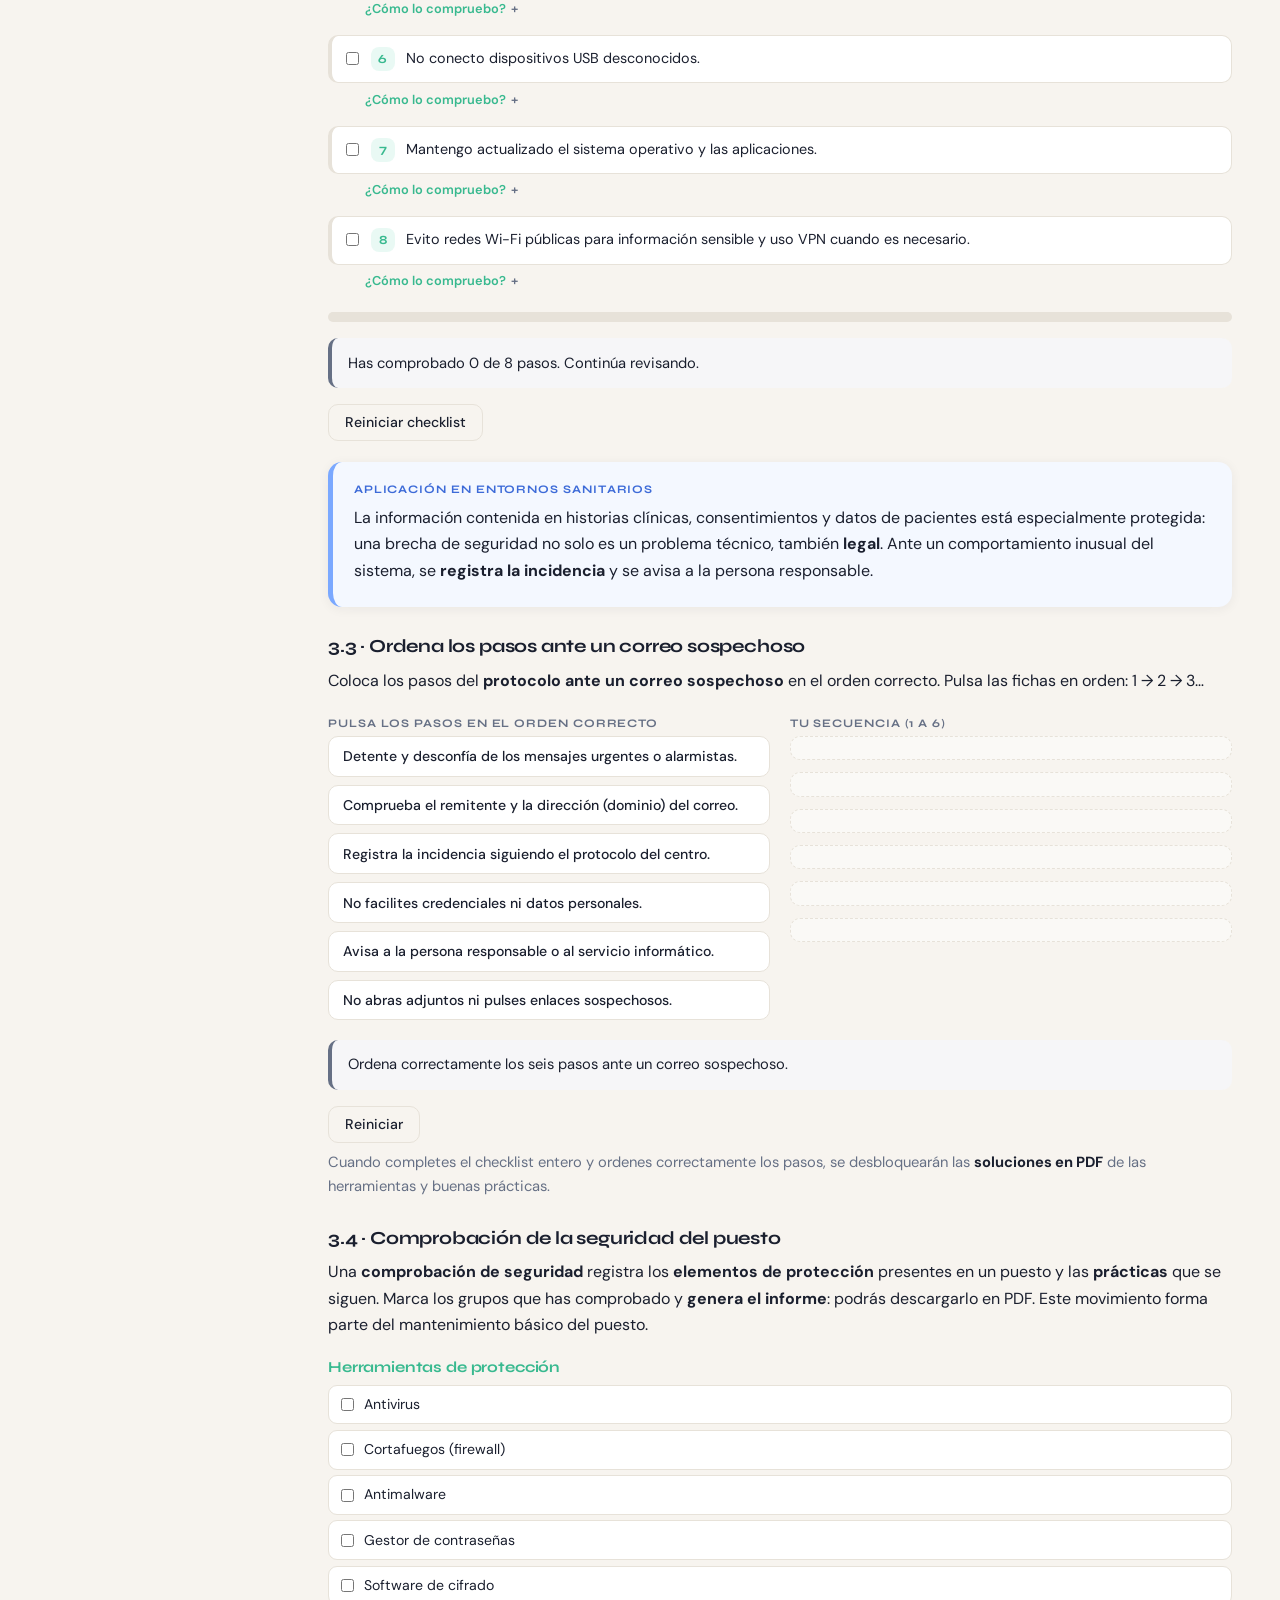
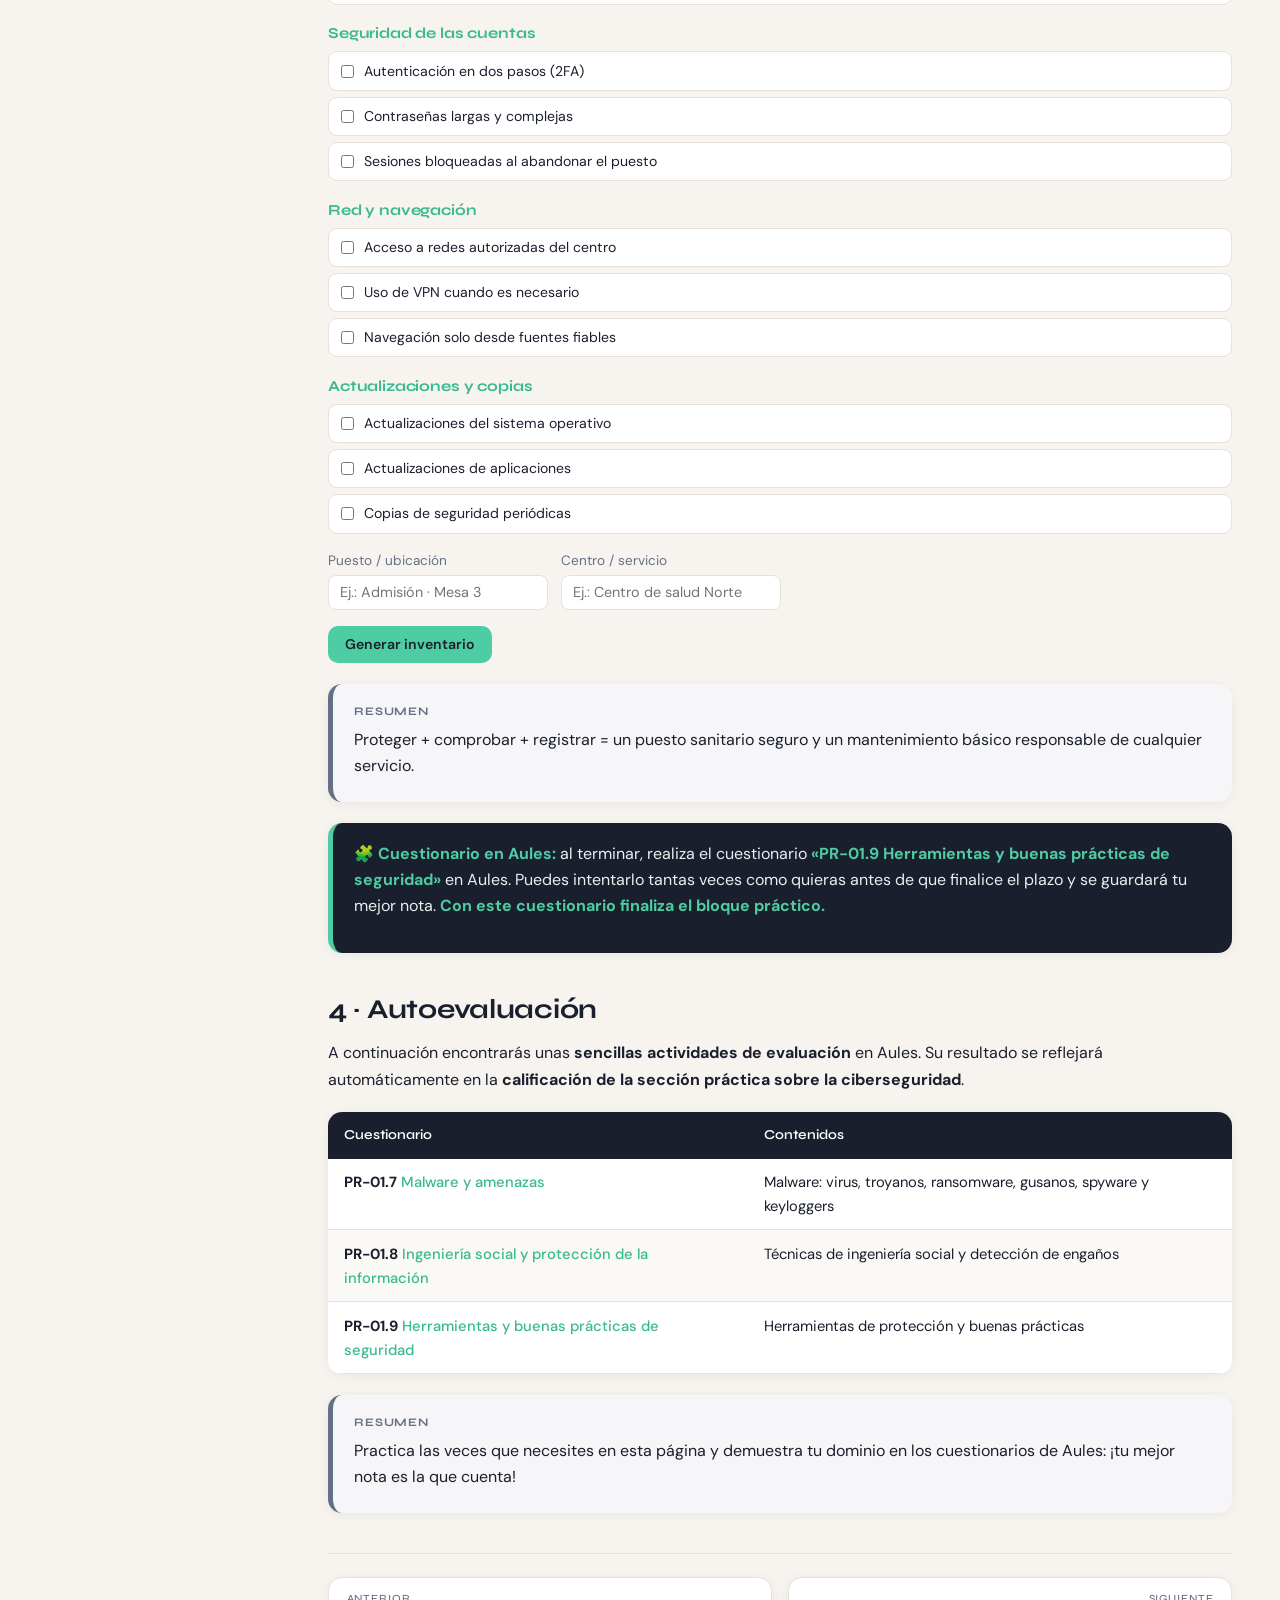
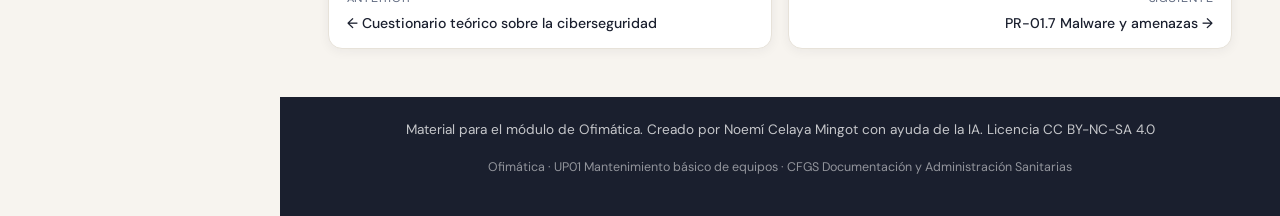
<file: practico-ciberseguridad/index.html>
<!DOCTYPE html>
<html lang="es">
<head>
  <meta charset="UTF-8">
  <meta name="viewport" content="width=device-width, initial-scale=1.0">
  <meta name="description" content="Bloque práctico: ciberseguridad del puesto de trabajo administrativo sanitario. Malware y amenazas, ingeniería social y protección de la información, herramientas y buenas prácticas de seguridad. UP01 Mantenimiento básico de equipos.">
  <meta name="author" content="Noemí Celaya Mingot">
  <meta name="license" content="CC BY-NC-SA 4.0">
  <title>Bloque práctico · Ciberseguridad del puesto · UP01</title>

  <link rel="preconnect" href="https://fonts.googleapis.com">
  <link rel="preconnect" href="https://fonts.gstatic.com" crossorigin>
  <link href="https://fonts.googleapis.com/css2?family=Syne:wght@500;600;700;800&family=DM+Sans:ital,opsz,wght@0,9..40,300;0,9..40,400;0,9..40,500;0,9..40,600;0,9..40,700;1,9..40,400&display=swap" rel="stylesheet">

  <link rel="stylesheet" href="../css/estilos.css">

  <link rel="icon" type="image/svg+xml" href="data:image/svg+xml,%3Csvg xmlns='http://www.w3.org/2000/svg' viewBox='0 0 32 32'%3E%3Crect width='32' height='32' rx='8' fill='%231A1F2E'/%3E%3Ctext x='16' y='21' font-family='Syne,sans-serif' font-size='14' font-weight='700' fill='%234ECCA3' text-anchor='middle'%3EUP%3C/text%3E%3C/svg%3E">
</head>
<body>

  <!-- ================= CABECERA FIJA ================= -->
  <header class="header">
    <div class="header__brand">
      <button class="header__menu-btn" id="btnMenu" aria-label="Abrir menú" aria-expanded="false" aria-controls="sidebar">☰</button>
      <a href="../index.html">
        <span class="header__logo">UP</span>
        <span class="header__title">
          UP01 · Mantenimiento básico de equipos
          <small>OFIMÁTICA · CFGS Documentación y Administración Sanitarias</small>
        </span>
      </a>
    </div>
  </header>

  <div class="layout">

    <!-- ================= MENÚ LATERAL FIJO ================= -->
    <aside class="sidebar" id="sidebar" aria-label="Menú de navegación">
      <nav>
        <div class="sidebar__section">
          <div class="sidebar__label">Apartados del curso</div>
          <ul class="sidebar__blocks">
            <li class="sidebar__block"><a href="../01-hardware/index.html"><span>01</span> Hardware</a></li>
            <li class="sidebar__block"><a href="../02-software/index.html"><span>02</span> Software</a></li>
            <li class="sidebar__block"><a href="../03-ciberseguridad/index.html" aria-current="page"><span>03</span> Ciberseguridad</a></li>
            <li class="sidebar__block"><a href="../04-redes-lan/index.html"><span>04</span> Redes locales (LAN)</a></li>
            <li class="sidebar__block"><a href="../05-acceso-internet/index.html"><span>05</span> Acceso a Internet</a></li>
          </ul>
        </div>
        <div class="sidebar__section">
          <div class="sidebar__label">Guía curricular</div>
          <a class="sidebar__link" href="../00-introduccion-elementos-curriculares/index.html">Introducción y elementos curriculares</a>
        </div>
        <div class="sidebar__section">
          <div class="sidebar__label">En esta página</div>
          <a class="sidebar__link" href="#practico-intro">0 · Cómo funciona este bloque</a>
          <a class="sidebar__link" href="#actividad-1-malware">1 · Malware y amenazas</a>
          <a class="sidebar__link" href="#actividad-2-ingenieria-social">2 · Ingeniería social y protección de la información</a>
          <a class="sidebar__link" href="#actividad-3-proteccion">3 · Herramientas y buenas prácticas</a>
          <a class="sidebar__link" href="#autoevaluacion">4 · Autoevaluación</a>
        </div>
        <div class="sidebar__section">
          <div class="sidebar__label">Apartado 03 · Ciberseguridad</div>
          <a class="sidebar__link" href="../03-ciberseguridad/index.html">Teoría de ciberseguridad</a>
          <a class="sidebar__link" href="https://aules.edu.gva.es/fp/mod/quiz/view.php?id=11431133" target="_blank" rel="noopener">Cuestionario teórico</a>
          <a class="sidebar__link" href="https://aules.edu.gva.es/fp/mod/quiz/view.php?id=11431277" target="_blank" rel="noopener">PR-01.7 · Malware y amenazas</a>
          <a class="sidebar__link" href="https://aules.edu.gva.es/fp/mod/quiz/view.php?id=11431343" target="_blank" rel="noopener">PR-01.8 · Ingeniería social</a>
          <a class="sidebar__link" href="https://aules.edu.gva.es/fp/mod/quiz/view.php?id=11431355" target="_blank" rel="noopener">PR-01.9 · Herramientas y buenas prácticas</a>
        </div>
      </nav>
      <div class="sidebar__footer">
        Material para el módulo de Ofimática.<br>
        Creado por Noemí Celaya Mingot con ayuda de la IA.<br>
        Licencia CC BY-NC-SA 4.0
      </div>
    </aside>

    <!-- ================= CONTENIDO PRINCIPAL ================= -->
    <main class="main" id="main">

      <!-- TOC AUTOMÁTICO -->
      <div class="toc" id="toc-automatico"></div>

      <section class="hero">
        <div class="hero__kicker">UP01 · Mantenimiento básico de equipos · Bloque práctico</div>
        <h1>Ciberseguridad del puesto de trabajo administrativo sanitario</h1>
        <p>Aplica lo que ya has estudiado: reconoce el malware y las amenazas, detecta los intentos de ingeniería social, protege la información con las herramientas adecuadas y comprueba que tu puesto sigue buenas prácticas de seguridad.</p>
        <div class="hero__badges">
          <span class="hero__badge">Ofimática</span>
          <span class="hero__badge">Bloque práctico</span>
          <span class="hero__badge">CFGS Documentación y Administración Sanitarias</span>
        </div>
      </section>

      <!-- ============ 0 · CÓMO FUNCIONA ============ -->
      <section id="practico-intro">
        <h2>0 · Cómo funciona este bloque</h2>
        <p>Ya has estudiado la <strong>teoría de la ciberseguridad</strong> (Bloque 03) y has hecho el cuestionario sobre la ciberseguridad. Aquí no se repite la teoría: solo se <strong>recuerdan brevemente</strong> las ideas necesarias para trabajar.</p>
        <ul>
          <li><strong>Malware</strong> = software malicioso diseñado para dañar o infiltrarse en un sistema: virus, troyanos, ransomware, gusanos, spyware y keyloggers.</li>
          <li><strong>Ingeniería social</strong> = manipulación de las personas para obtener información o acceso: phishing, vishing, smishing, pretexting, baiting, shoulder surfing y deepfakes.</li>
          <li><strong>Herramientas de protección</strong> = antivirus, cortafuegos (firewall), antimalware, gestores de contraseñas, cifrado, VPN y verificación en dos pasos.</li>
          <li><strong>Buenas prácticas</strong> = contraseñas seguras, actualizaciones, bloqueo de sesión, cautela con adjuntos, dispositivos USB y redes.</li>
        </ul>

        <div class="callout callout--key">
          <p><strong>💡 Idea clave:</strong> aquí no se memoriza teoría nueva: se practica hasta reconocer las amenazas, detectar el engaño y saber proteger el puesto sanitario.</p>
        </div>

        <h3>Objetivos del bloque</h3>
        <ul>
          <li>Reconocer y clasificar las <strong>amenazas informáticas</strong> (malware e ingeniería social).</li>
          <li><strong>Detectar situaciones reales</strong> de ingeniería social en el puesto de trabajo.</li>
          <li>Relacionar cada <strong>herramienta de protección</strong> con su <strong>función</strong>.</li>
          <li>Aplicar las <strong>buenas prácticas</strong> e identificar el <strong>orden correcto</strong> ante un correo sospechoso.</li>
          <li><strong>Comprobar la seguridad</strong> de un puesto y generar el informe con los elementos de protección.</li>
        </ul>

        <div class="callout callout--health">
          <p>Trabajarás las mismas situaciones de un servicio de Documentación y Administración Sanitarias: admisión, consultas, archivo y laboratorio, donde la información de los pacientes es un dato especialmente sensible.</p>
        </div>

        <div class="callout callout--summary">
          <p>Las actividades se <strong>autocorrigen en esta página</strong> y puedes repetirlas las veces que quieras.</p>
        </div>
      </section>

      <!-- ============ 1 · MALWARE Y AMENAZAS ============ -->
      <section id="actividad-1-malware">
        <h2>1 · Malware y amenazas</h2>
        <p>Recordatorio breve: el <strong>malware</strong> es todo software diseñado para dañar o infiltrarse en un sistema. Los más habituales son el <strong>virus</strong> (se adjunta a archivos legítimos), el <strong>troyano</strong> (aparenta ser útil), el <strong>ransomware</strong> (bloquea el acceso y exige un pago), el <strong>gusano</strong> (se propaga solo por la red), el <strong>spyware</strong> (espía sin consentimiento) y el <strong>keylogger</strong> (registra las pulsaciones del teclado).</p>

        <h3>1.1 · Baraja de amenazas</h3>
        <p>Todas las tarjetas muestran el <strong>nombre</strong> de una amenaza informática: malware o ingeniería social. Haz clic sobre cada tarjeta para voltearla y ver su <strong>tipo</strong>, qué hace y qué puede provocar en un puesto sanitario.</p>
        <div id="baraja-ciber"></div>

        <h3>1.2 · Relaciona cada amenaza con su descripción</h3>
        <p>Une cada amenaza con la <strong>descripción</strong> que la define. Selecciona un elemento de la izquierda y pulsa su pareja de la derecha.</p>
        <div id="empareja-amenazas"></div>

        <div class="callout callout--key">
          <p><strong>💡 Idea clave:</strong> saber solo el nombre de la amenaza no basta: lo importante es <strong>cómo actúa</strong> para poder detectarla en el puesto.</p>
        </div>

        <h3>1.3 · Ponte a prueba</h3>
        <p>Autoevaluación de <strong>10 preguntas</strong> generadas al azar. Puedes repetirla <strong>tantas veces como quieras</strong>. Cuando la completes <strong>perfecta</strong>, se desbloqueará la tabla de <strong>amenazas resuelta</strong> para que la <strong>descargues en PDF</strong>.</p>
        <div id="ponte-a-prueba-ciber"></div>

        <div class="soluciones-panel" id="soluciones-ciber-ame" hidden>
          <div class="soluciones-panel__cab">
            <h3>Tabla de amenazas resueltas</h3>
            <div>
              <button type="button" class="btn btn--primary" id="btn-pdf-soluciones-ciber-ame">Descargar tabla en PDF</button>
              <button type="button" class="btn btn--ghost" id="btn-cerrar-soluciones-ciber-ame">Cerrar</button>
            </div>
          </div>
          <div class="soluciones-panel__cuerpo"></div>
        </div>

        <div class="callout callout--key">
          <p><strong>🧩 Cuestionario en Aules:</strong> tras practicar en esta página, realiza el cuestionario <a href="https://aules.edu.gva.es/fp/mod/quiz/view.php?id=11431277" target="_blank" rel="noopener"><strong>«PR-01.7 Malware y amenazas»</strong></a> en la plataforma Aules. Puedes intentarlo tantas veces como quieras antes de que finalice el plazo y se guardará tu mejor nota. Cuando lo hayas completado, continúa con el siguiente elemento: <a href="https://aules.edu.gva.es/fp/mod/quiz/view.php?id=11431343" target="_blank" rel="noopener"><strong>«PR-01.8 Ingeniería social y protección de la información»</strong></a>.</p>
        </div>
      </section>

      <!-- ============ 2 · INGENIERÍA SOCIAL ============ -->
      <section id="actividad-2-ingenieria-social">
        <h2>2 · Ingeniería social y protección de la información</h2>
        <p>Recordatorio breve: la <strong>ingeniería social</strong> manipula a las personas para obtener información o acceso. Sus técnicas más habituales son el <strong>phishing</strong> (correos falsos), el <strong>vishing</strong> (teléfono), el <strong>smishing</strong> (SMS), el <strong>pretexting</strong> (inventar una historia), el <strong>baiting</strong> (ofrecer un beneficio atractivo), el <strong>shoulder surfing</strong> (observar la pantalla) y los <strong>deepfakes</strong> (vídeos falsos creados con IA).</p>

        <h3>2.1 · Resuelve qué técnica se usa</h3>
        <p>Te planteamos <strong>situaciones reales</strong> de un puesto sanitario. Decide qué <strong>técnica de ingeniería social</strong> se está utilizando en cada una y comprueba tu respuesta.</p>
        <div id="escenarios-ciber"></div>

        <h3>2.2 · Une cada técnica con su definición</h3>
        <p>Ahora cambiamos la mecánica: <strong>empareja</strong> cada técnica con la <strong>definición</strong> que la describe. Selecciona un elemento de la izquierda y pulsa su pareja de la derecha.</p>
        <div id="empareja-tecnicas"></div>

        <p class="practica__intro">Cuando completes correctamente los 8 escenarios y el emparejado, se desbloquearán las <strong>soluciones en PDF</strong> de la ingeniería social y la protección de la información.</p>

        <div class="soluciones-panel" id="soluciones-ciber-social" hidden>
          <div class="soluciones-panel__cab">
            <h3>Soluciones · Ingeniería social y protección de la información</h3>
            <div>
              <button type="button" class="btn btn--primary" id="btn-pdf-soluciones-ciber-social">Descargar soluciones en PDF</button>
              <button type="button" class="btn btn--ghost" id="btn-cerrar-soluciones-ciber-social">Cerrar</button>
            </div>
          </div>
          <div class="soluciones-panel__cuerpo"></div>
        </div>

        <div class="callout callout--key">
          <p><strong>💡 Idea clave:</strong> detectar el intento de engaño es la defensa más importante del puesto: el atacante no ataca al equipo, ataca a la <strong>persona</strong>.</p>
        </div>

        <div class="callout callout--key">
          <p><strong>🧩 Cuestionario en Aules:</strong> cuando domines la actividad, realiza el cuestionario <a href="https://aules.edu.gva.es/fp/mod/quiz/view.php?id=11431343" target="_blank" rel="noopener"><strong>«PR-01.8 Ingeniería social y protección de la información»</strong></a> en Aules. Puedes intentarlo tantas veces como quieras antes de que finalice el plazo y se guardará tu mejor nota. Cuando lo hayas completado, continúa con el siguiente elemento: <a href="https://aules.edu.gva.es/fp/mod/quiz/view.php?id=11431355" target="_blank" rel="noopener"><strong>«PR-01.9 Herramientas y buenas prácticas de seguridad»</strong></a>.</p>
        </div>
      </section>

      <!-- ============ 3 · HERRAMIENTAS Y BUENAS PRÁCTICAS ============ -->
      <section id="actividad-3-proteccion">
        <h2>3 · Herramientas y buenas prácticas de seguridad</h2>
        <p>Recordatorio breve: para proteger un puesto se combinan <strong>herramientas</strong> (antivirus, cortafuegos, antimalware, gestor de contraseñas, cifrado, VPN, doble verificación) y <strong>buenas prácticas</strong> (contraseñas seguras, actualizaciones, bloqueo de sesión, cautela con adjuntos, USB y redes).</p>

        <h3>3.1 · Relaciona cada herramienta con su función</h3>
        <p><strong>Empareja</strong> cada herramienta de protección con la <strong>función</strong> que realiza. Selecciona un elemento de la izquierda y pulsa su pareja de la derecha.</p>
        <div id="empareja-herramientas"></div>

        <h3>3.2 · Checklist de buenas prácticas</h3>
        <p>Marca uno a uno los pasos de la <strong>comprobación de la seguridad del puesto</strong>. Cuando completes todos, el puesto cumple las <strong>buenas prácticas de ciberseguridad</strong>. Si dudas sobre cómo realizar alguna comprobación, pulsa <strong>«¿Cómo lo compruebo?»</strong> en el paso correspondiente.</p>
        <div id="checklist-ciber"></div>

        <div class="callout callout--health">
          <p>La información contenida en historias clínicas, consentimientos y datos de pacientes está especialmente protegida: una brecha de seguridad no solo es un problema técnico, también <strong>legal</strong>. Ante un comportamiento inusual del sistema, se <strong>registra la incidencia</strong> y se avisa a la persona responsable.</p>
        </div>

        <h3>3.3 · Ordena los pasos ante un correo sospechoso</h3>
        <p>Coloca los pasos del <strong>protocolo ante un correo sospechoso</strong> en el orden correcto. Pulsa las fichas en orden: 1 → 2 → 3…</p>
        <div id="orden-ciber"></div>

        <p class="practica__intro">Cuando completes el checklist entero y ordenes correctamente los pasos, se desbloquearán las <strong>soluciones en PDF</strong> de las herramientas y buenas prácticas.</p>

        <div class="soluciones-panel" id="soluciones-ciber-prot" hidden>
          <div class="soluciones-panel__cab">
            <h3>Soluciones · Herramientas y buenas prácticas de seguridad</h3>
            <div>
              <button type="button" class="btn btn--primary" id="btn-pdf-soluciones-ciber-prot">Descargar soluciones en PDF</button>
              <button type="button" class="btn btn--ghost" id="btn-cerrar-soluciones-ciber-prot">Cerrar</button>
            </div>
          </div>
          <div class="soluciones-panel__cuerpo"></div>
        </div>

        <h3>3.4 · Comprobación de la seguridad del puesto</h3>
        <p>Una <strong>comprobación de seguridad</strong> registra los <strong>elementos de protección</strong> presentes en un puesto y las <strong>prácticas</strong> que se siguen. Marca los grupos que has comprobado y <strong>genera el informe</strong>: podrás descargarlo en PDF. Este movimiento forma parte del mantenimiento básico del puesto.</p>
        <div id="inventario-ciber"></div>

        <div class="callout callout--summary">
          <p>Proteger + comprobar + registrar = un puesto sanitario seguro y un mantenimiento básico responsable de cualquier servicio.</p>
        </div>

        <div class="callout callout--key">
          <p><strong>🧩 Cuestionario en Aules:</strong> al terminar, realiza el cuestionario <a href="https://aules.edu.gva.es/fp/mod/quiz/view.php?id=11431355" target="_blank" rel="noopener"><strong>«PR-01.9 Herramientas y buenas prácticas de seguridad»</strong></a> en Aules. Puedes intentarlo tantas veces como quieras antes de que finalice el plazo y se guardará tu mejor nota. <strong>Con este cuestionario finaliza el bloque práctico.</strong></p>
        </div>
      </section>

      <!-- ============ 4 · AUTOEVALUACIÓN ============ -->
      <section id="autoevaluacion">
        <h2>4 · Autoevaluación</h2>
        <p>A continuación encontrarás unas <strong>sencillas actividades de evaluación</strong> en Aules. Su resultado se reflejará automáticamente en la <strong>calificación de la sección práctica sobre la ciberseguridad</strong>.</p>
        <div class="table-wrap">
          <table>
            <thead>
              <tr><th>Cuestionario</th><th>Contenidos</th></tr>
            </thead>
            <tbody>
              <tr><td><a href="https://aules.edu.gva.es/fp/mod/quiz/view.php?id=11431277" target="_blank" rel="noopener"><strong>PR-01.7</strong> Malware y amenazas</a></td><td>Malware: virus, troyanos, ransomware, gusanos, spyware y keyloggers</td></tr>
              <tr><td><a href="https://aules.edu.gva.es/fp/mod/quiz/view.php?id=11431343" target="_blank" rel="noopener"><strong>PR-01.8</strong> Ingeniería social y protección de la información</a></td><td>Técnicas de ingeniería social y detección de engaños</td></tr>
              <tr><td><a href="https://aules.edu.gva.es/fp/mod/quiz/view.php?id=11431355" target="_blank" rel="noopener"><strong>PR-01.9</strong> Herramientas y buenas prácticas de seguridad</a></td><td>Herramientas de protección y buenas prácticas</td></tr>
            </tbody>
          </table>
        </div>

        <div class="callout callout--summary">
          <p>Practica las veces que necesites en esta página y demuestra tu dominio en los cuestionarios de Aules: ¡tu mejor nota es la que cuenta!</p>
        </div>
      </section>

      <!-- ============ NAVEGACIÓN PAGINADA ============ -->
      <nav class="page-nav">
        <a class="page-nav__item" href="https://aules.edu.gva.es/fp/mod/quiz/view.php?id=11431133" target="_blank" rel="noopener">
          <small>Anterior</small>
          ← Cuestionario teórico sobre la ciberseguridad
        </a>
        <a class="page-nav__item page-nav__item--next" href="https://aules.edu.gva.es/fp/mod/quiz/view.php?id=11431277" target="_blank" rel="noopener">
          <small>Siguiente</small>
          PR-01.7 Malware y amenazas →
        </a>
      </nav>

    </main>

  </div>

  <!-- ================= FOOTER ================= -->
  <footer class="footer">
    <p>Material para el módulo de Ofimática. Creado por Noemí Celaya Mingot con ayuda de la IA. Licencia CC BY-NC-SA 4.0</p>
    <p style="margin-top:0.3rem; font-size:0.78rem; opacity:0.7">
      Ofimática · UP01 Mantenimiento básico de equipos · CFGS Documentación y Administración Sanitarias
    </p>
  </footer>

  <button class="backtotop" id="btnTop" aria-label="Volver arriba">↑</button>

  <script src="../js/navegacion.js"></script>
  <script src="../js/actividades.js"></script>
</body>
</html>
</file>
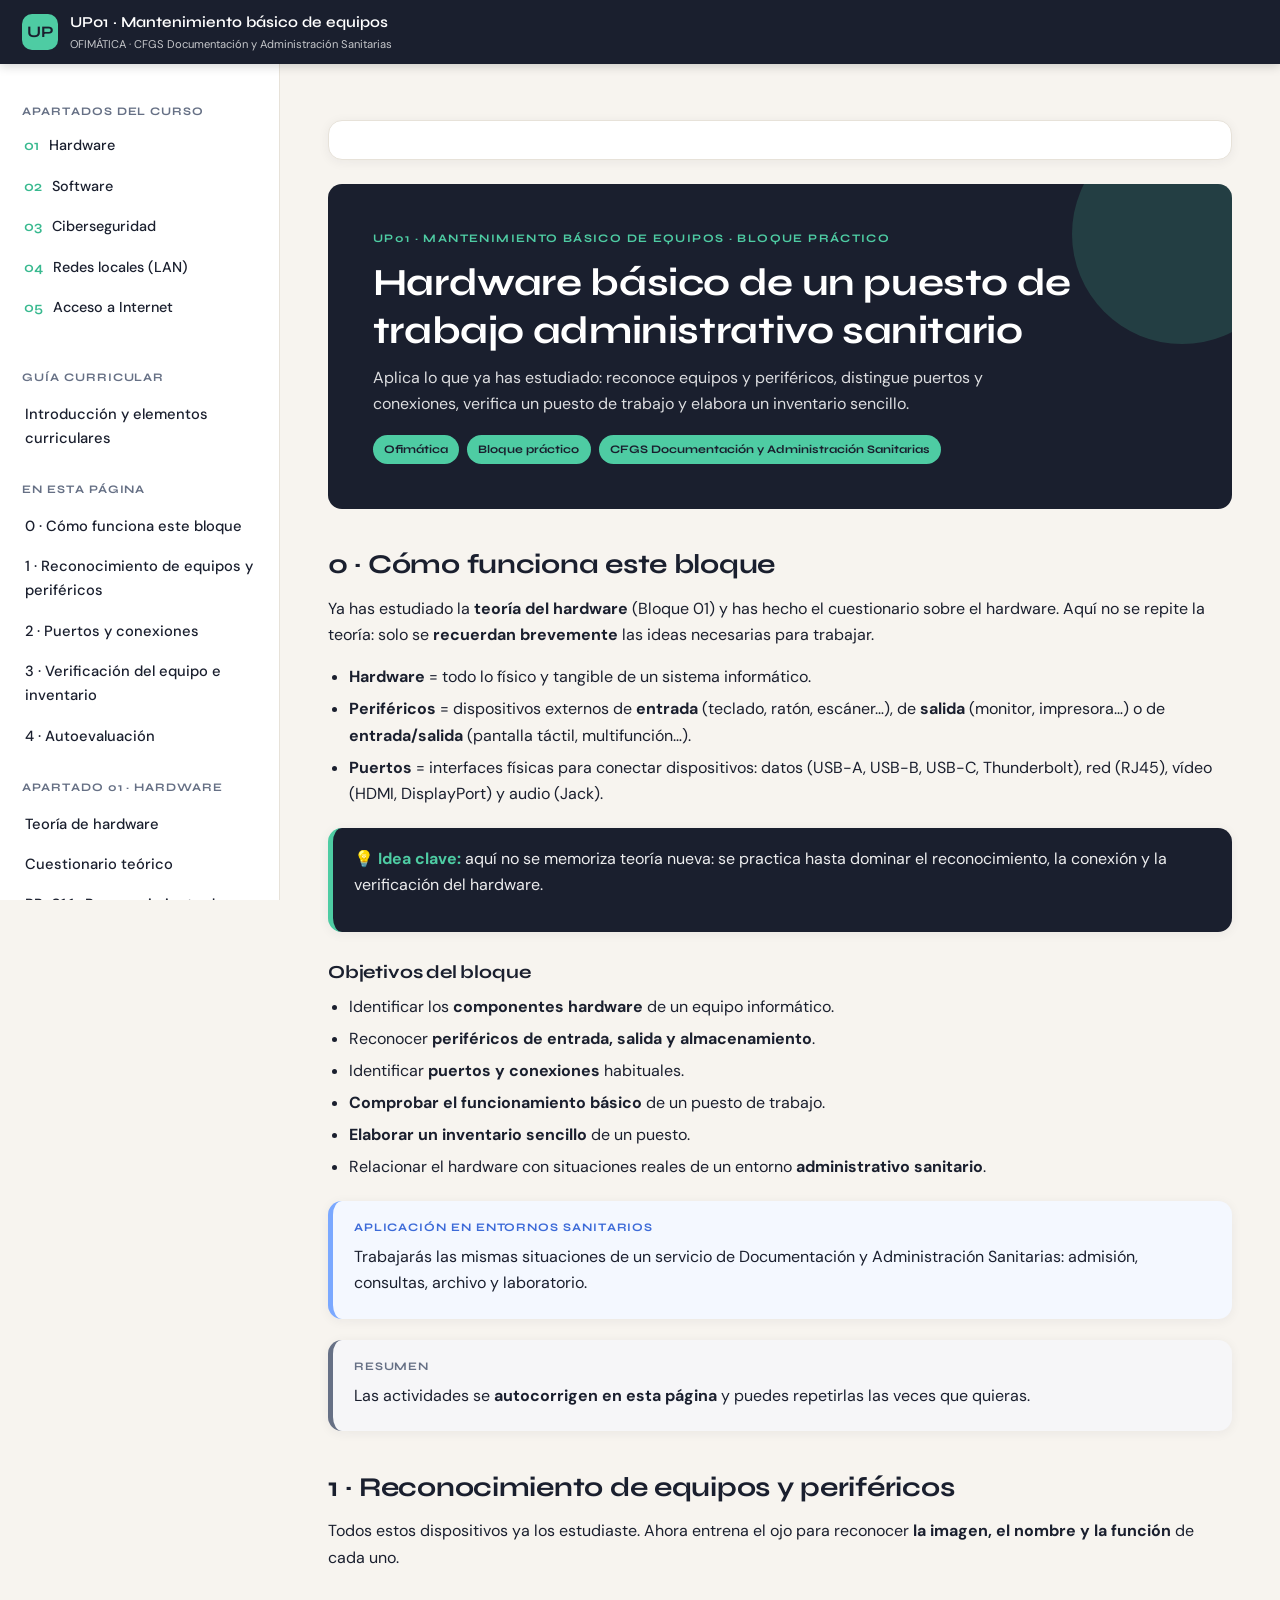
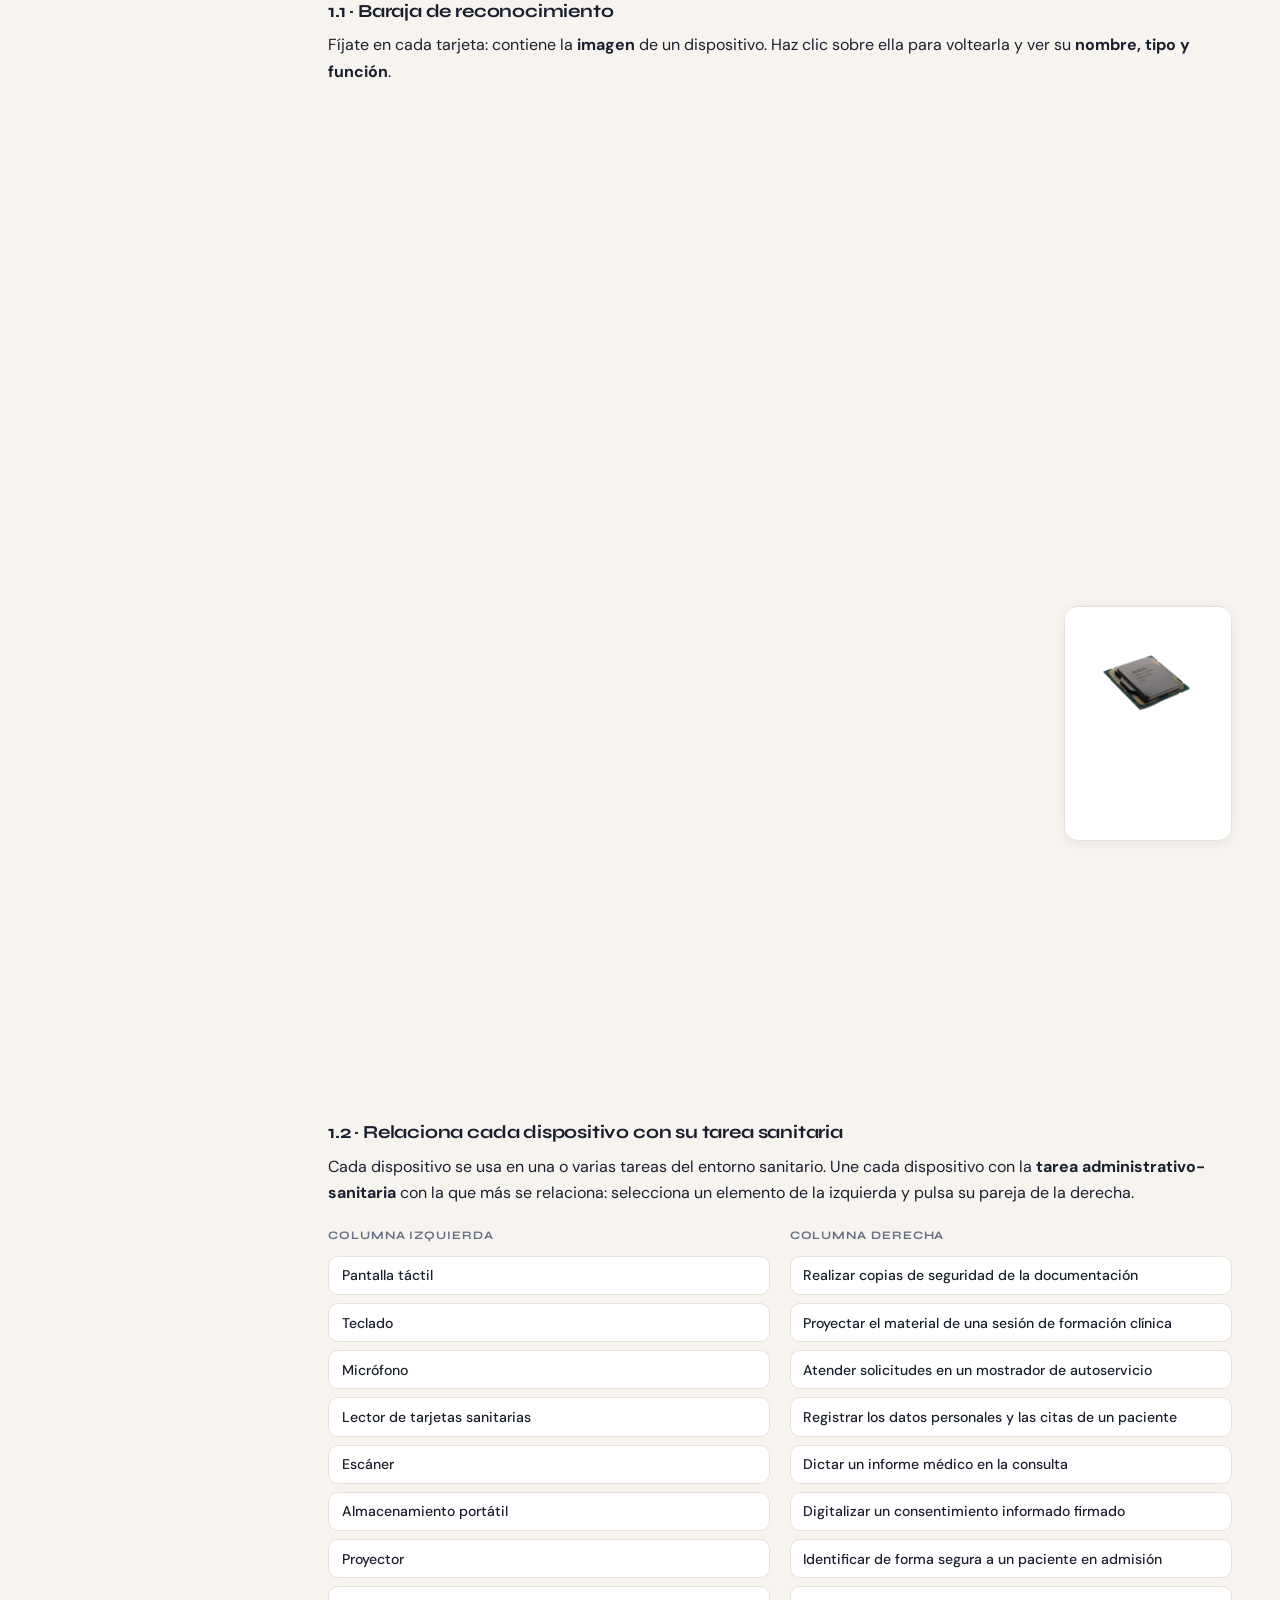
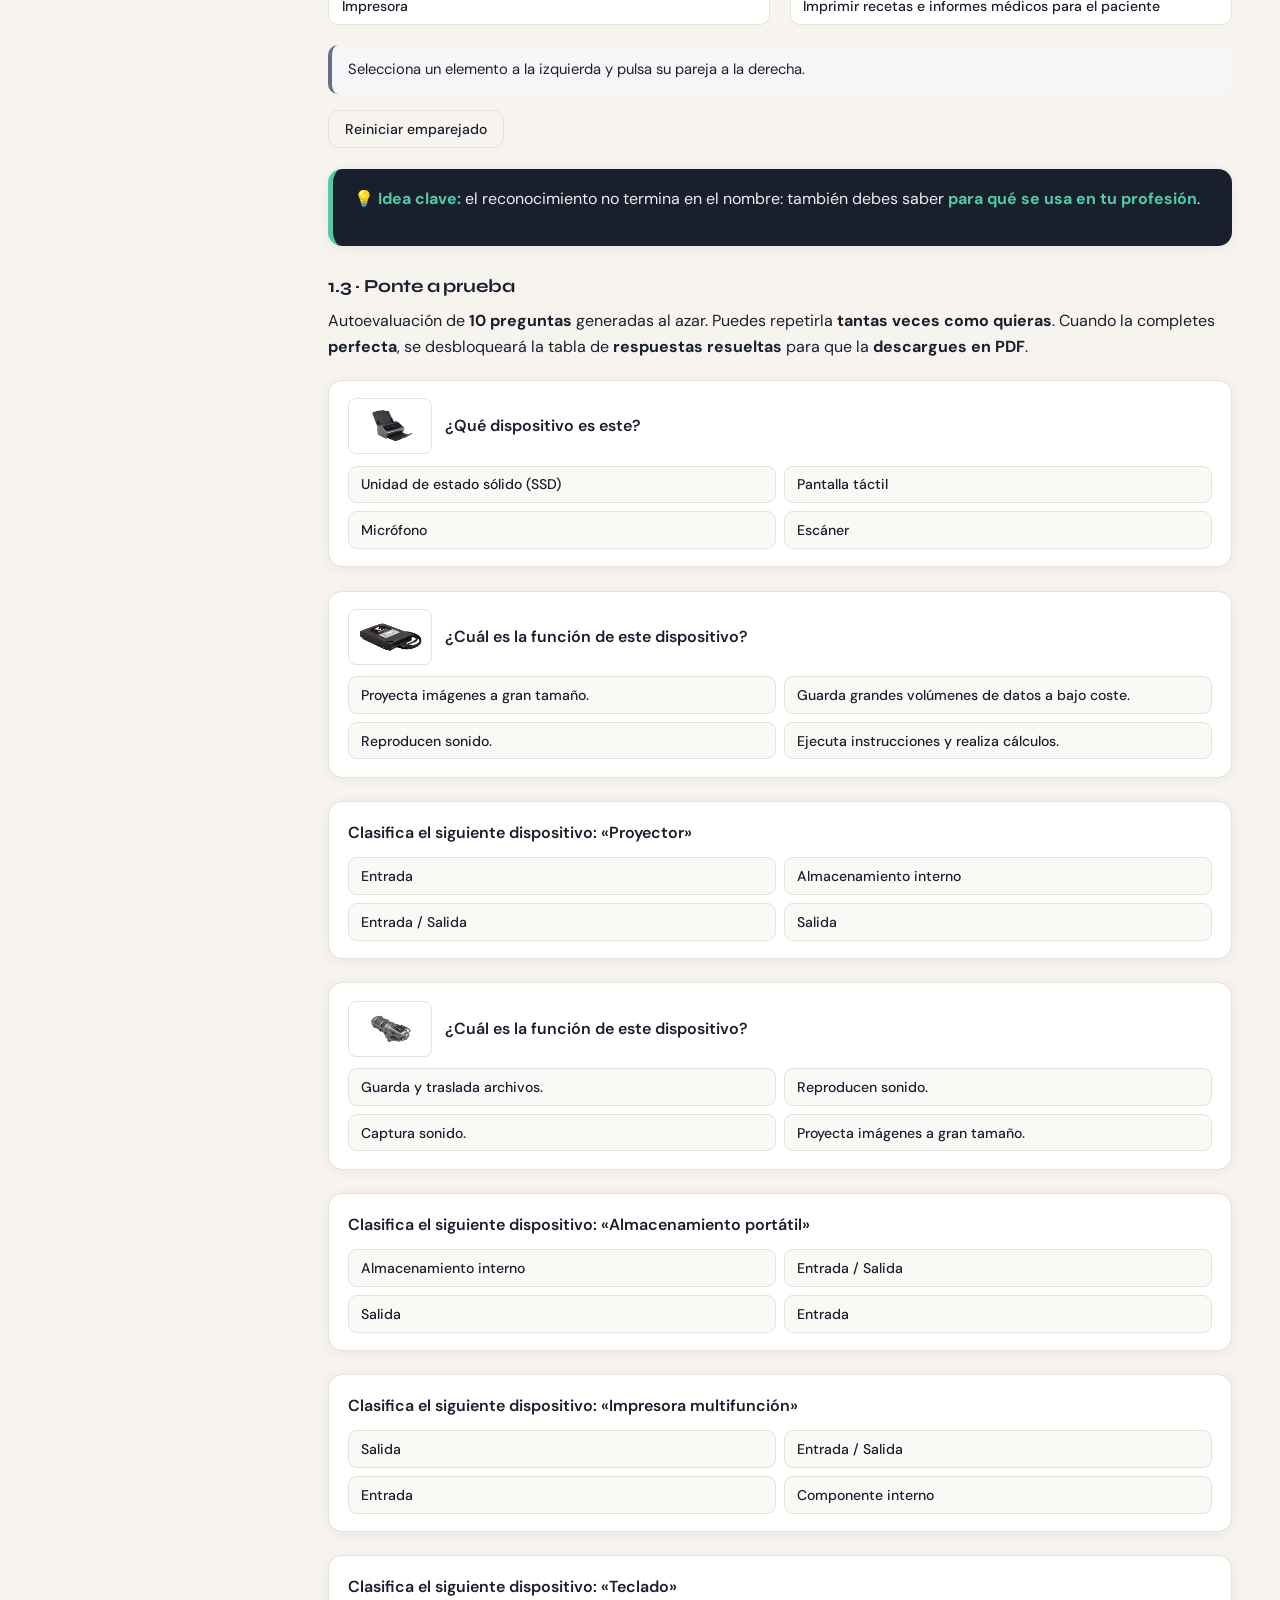
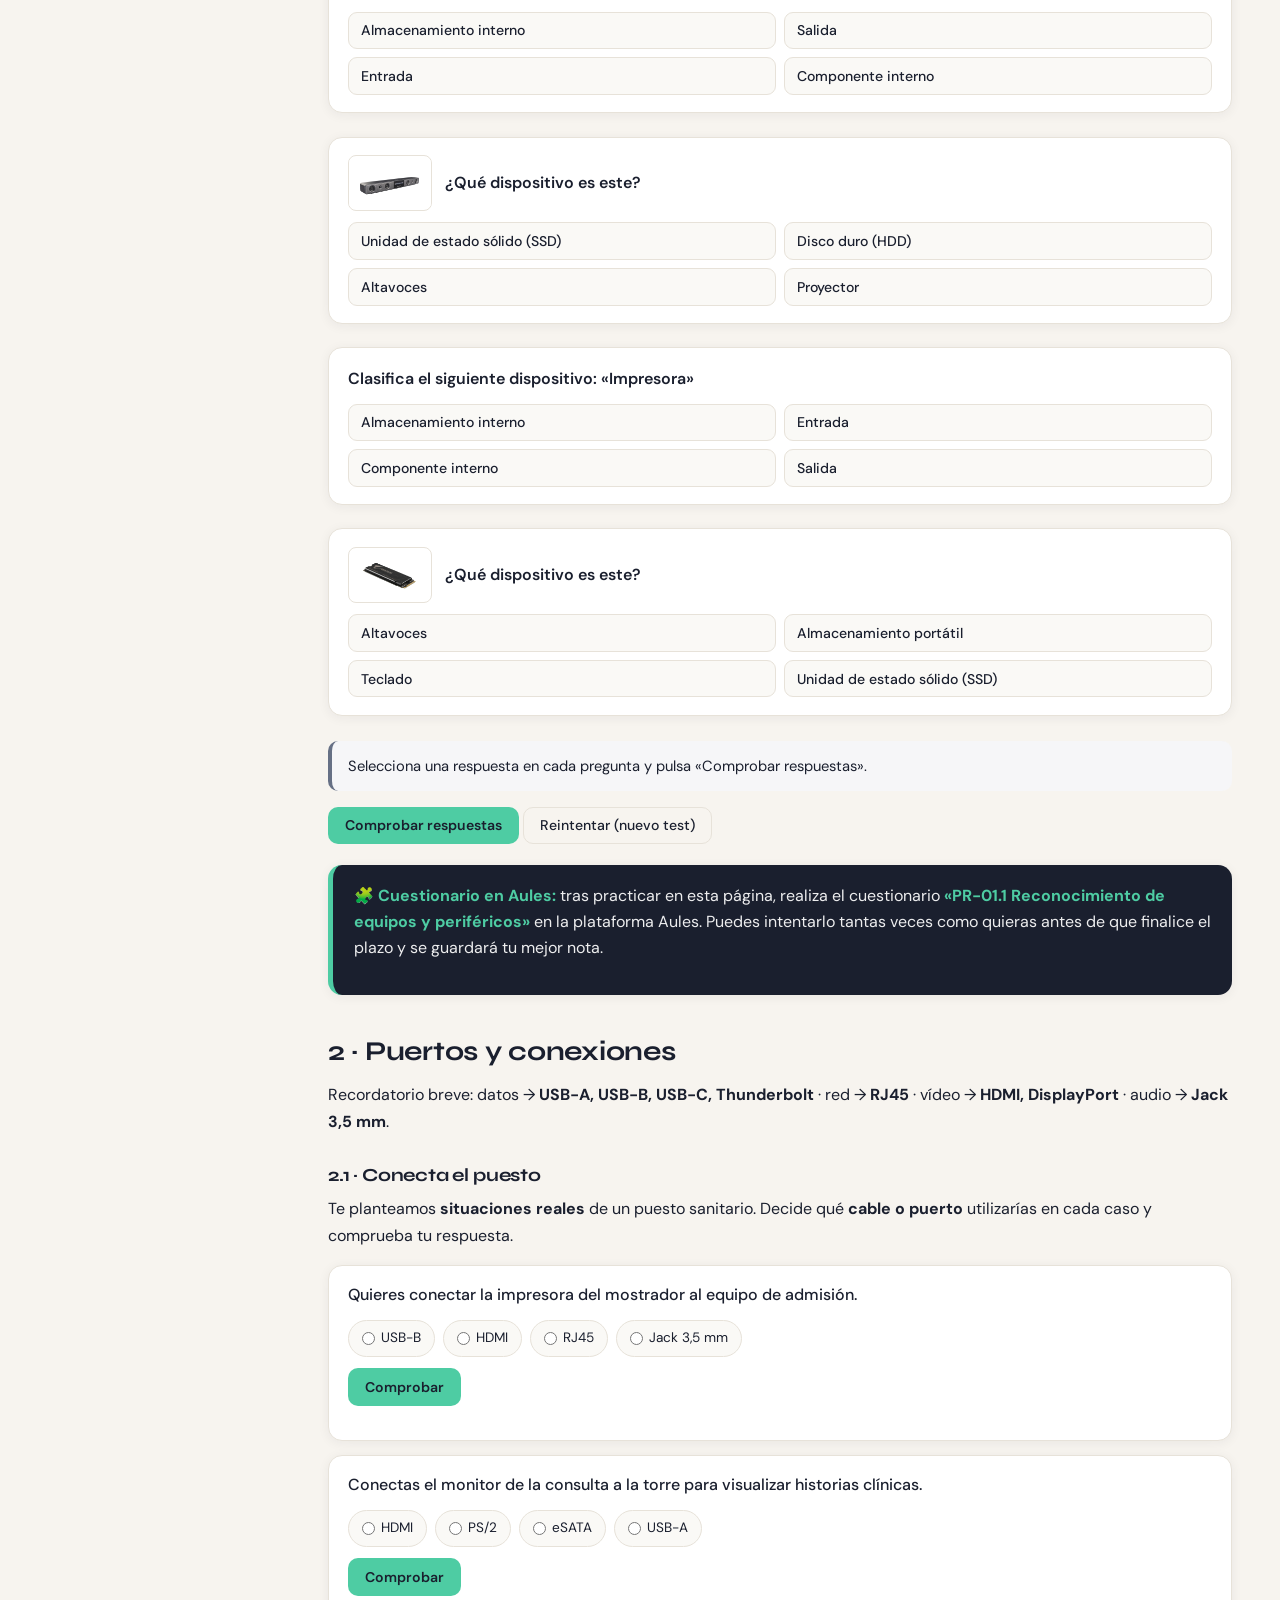
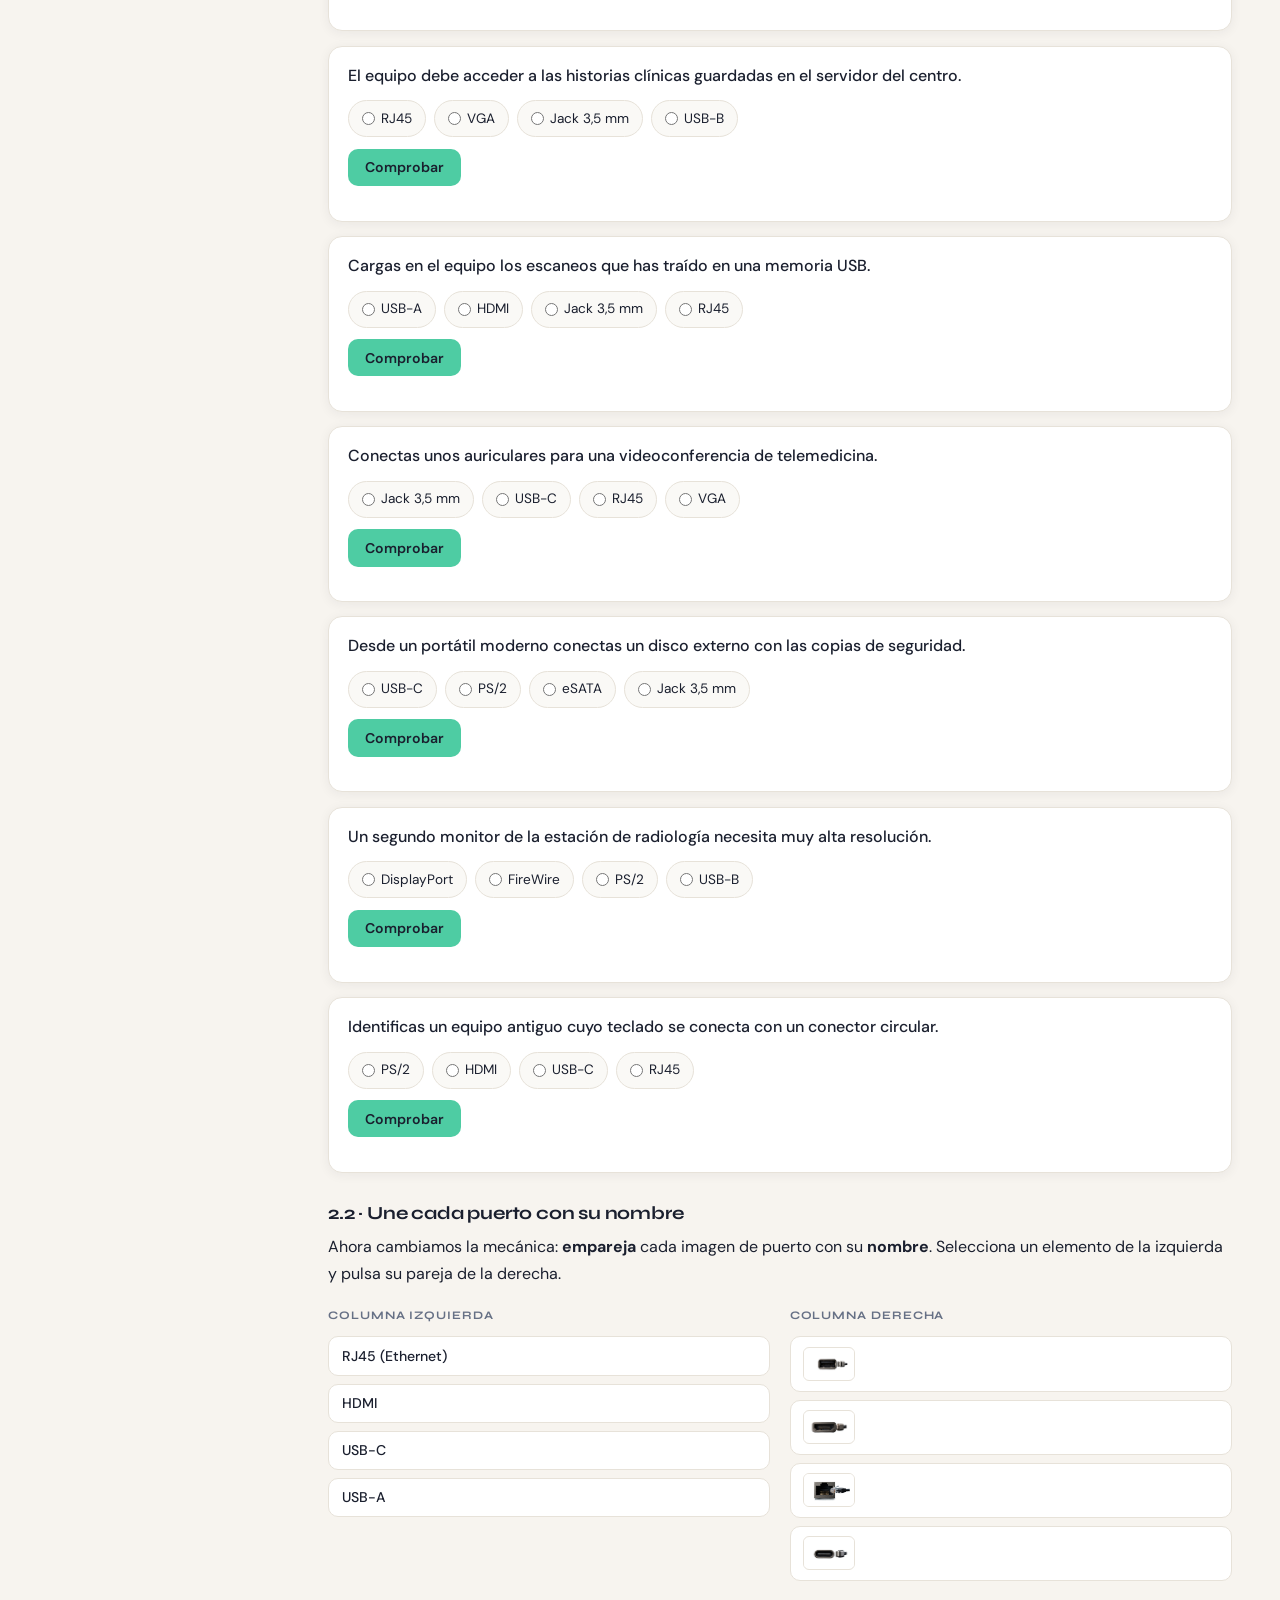
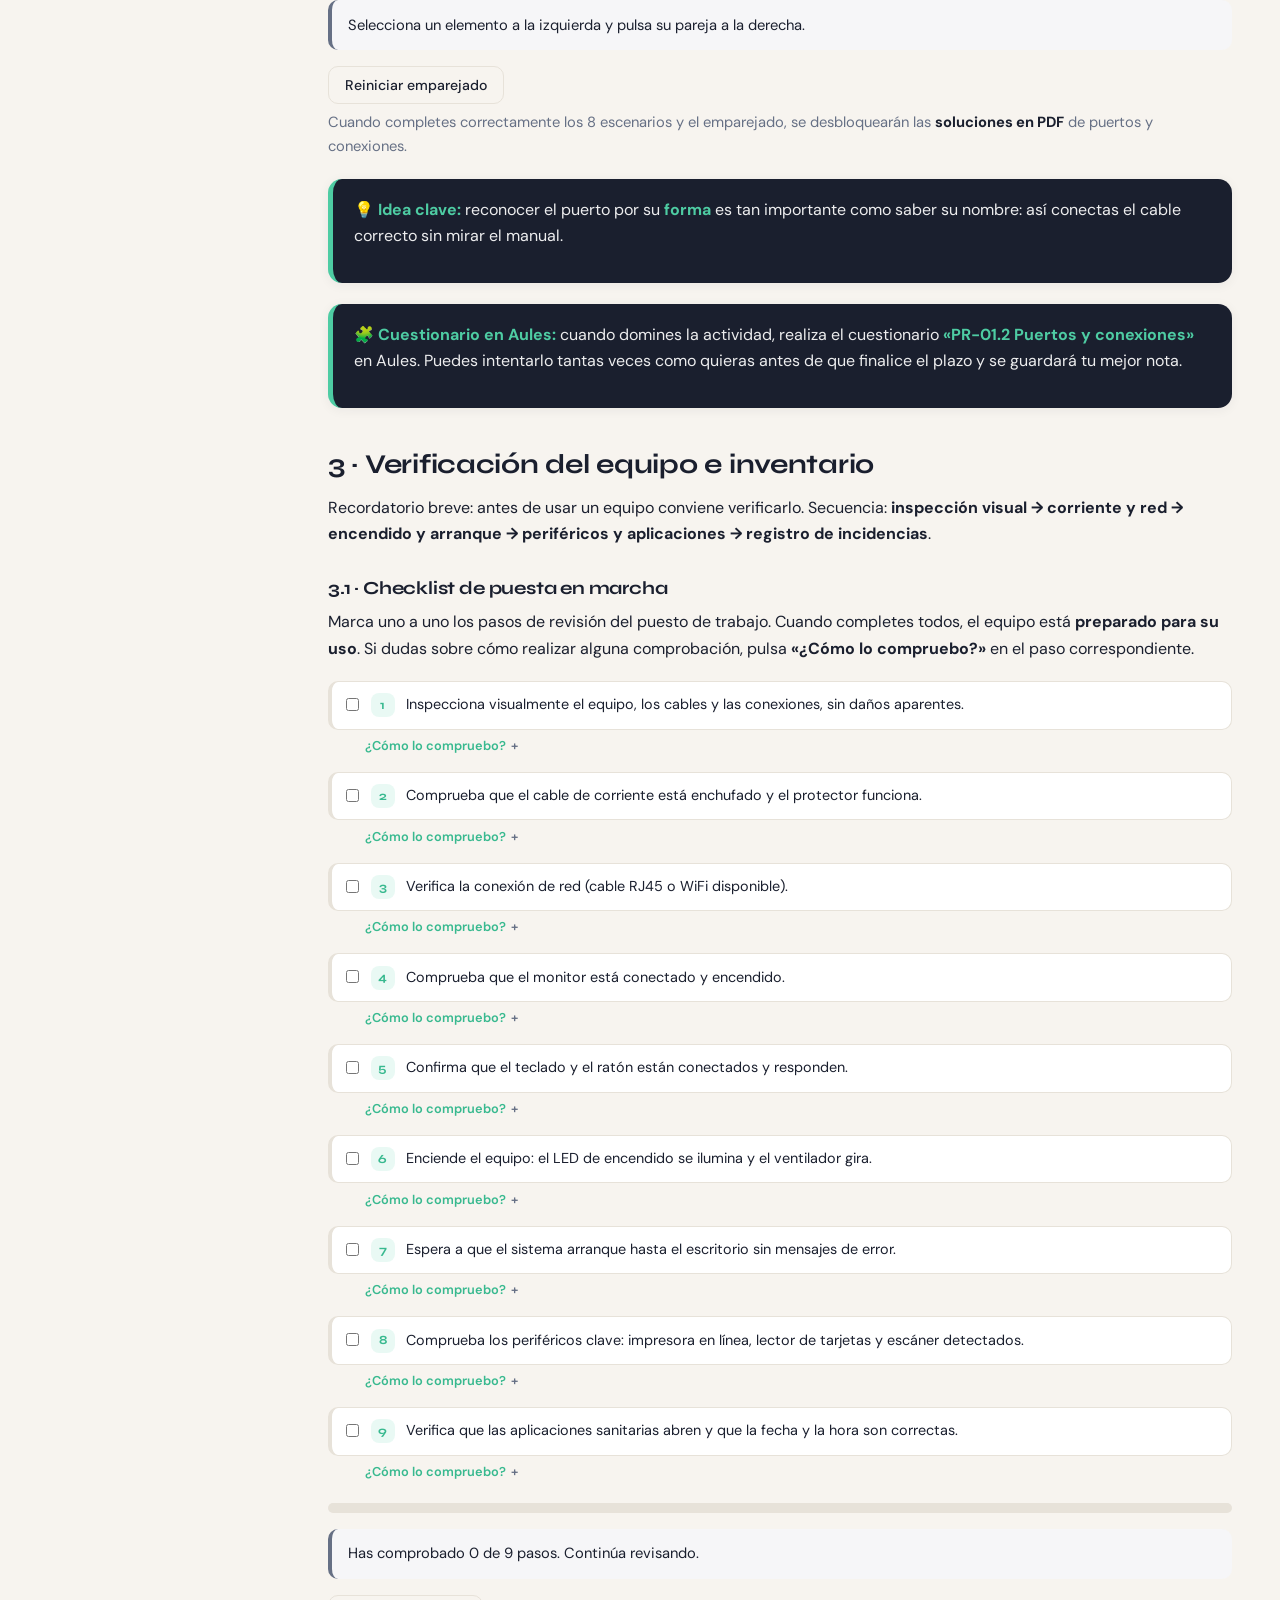
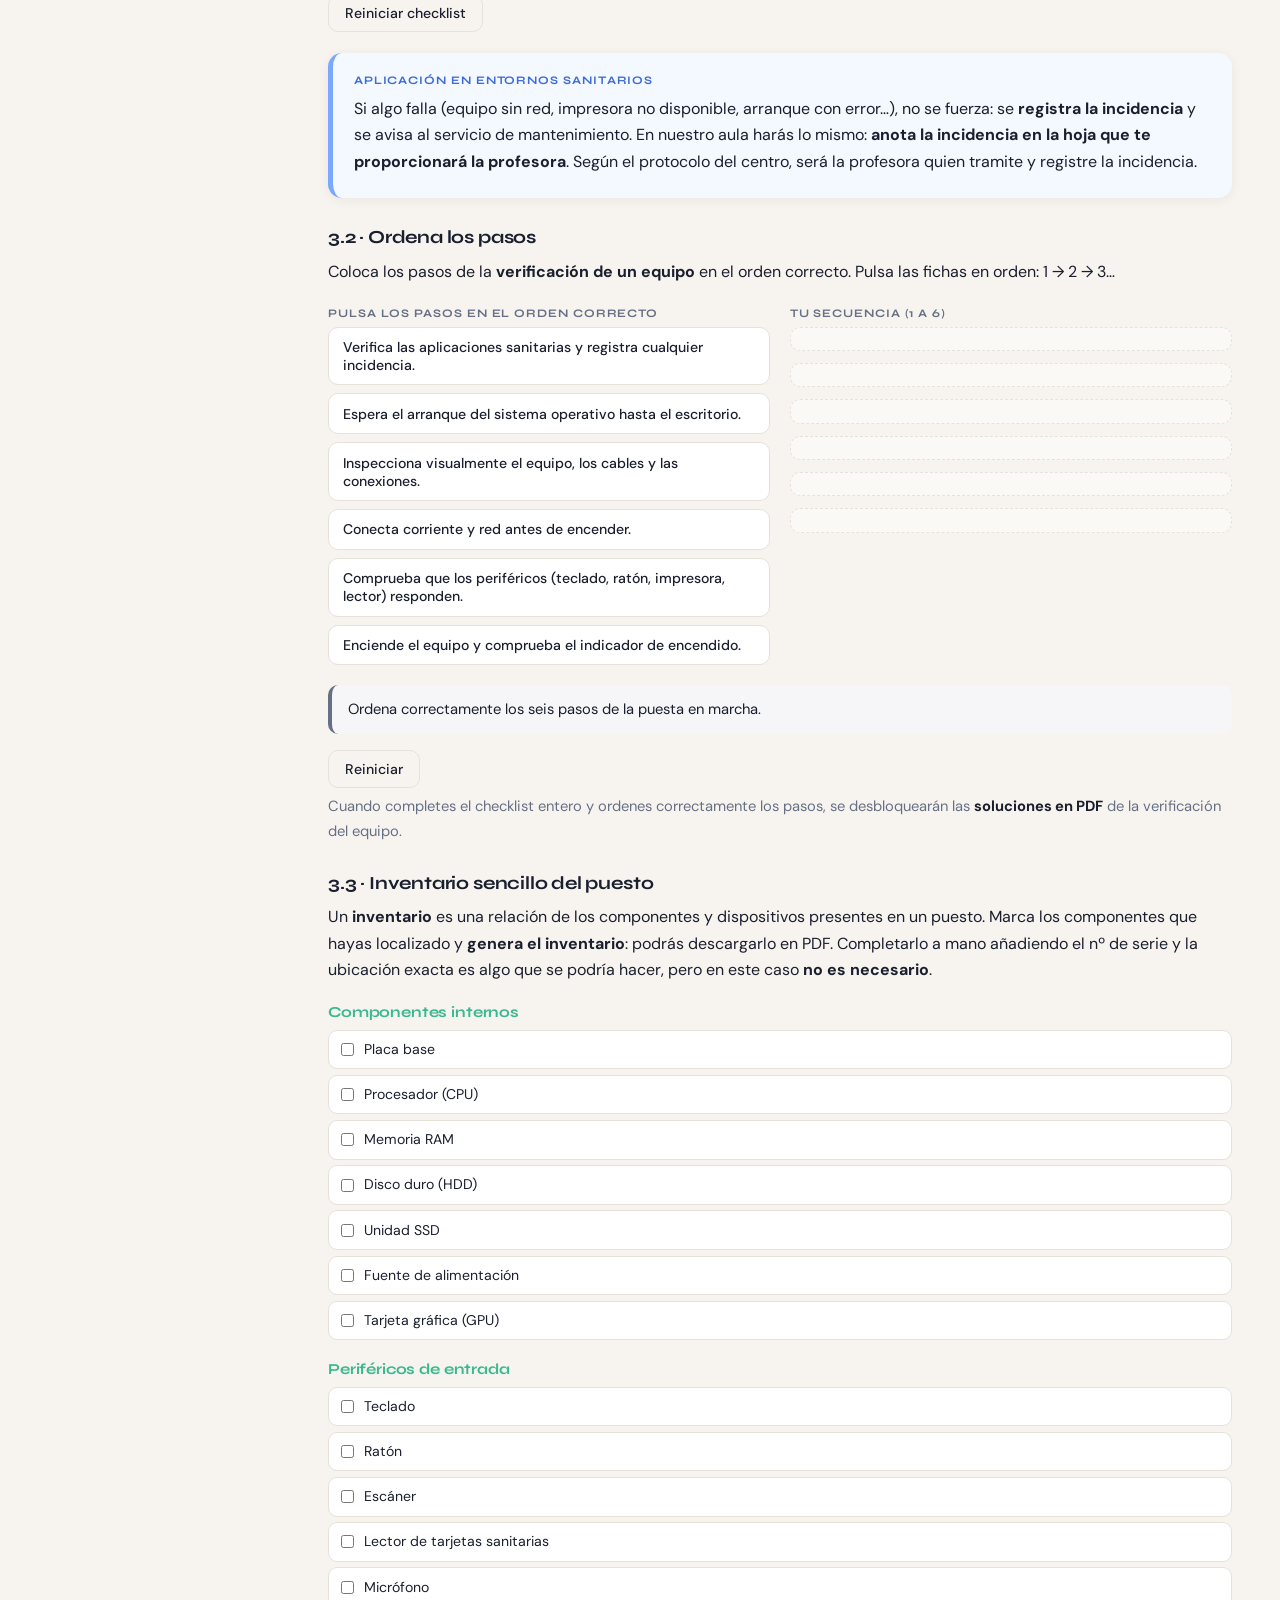
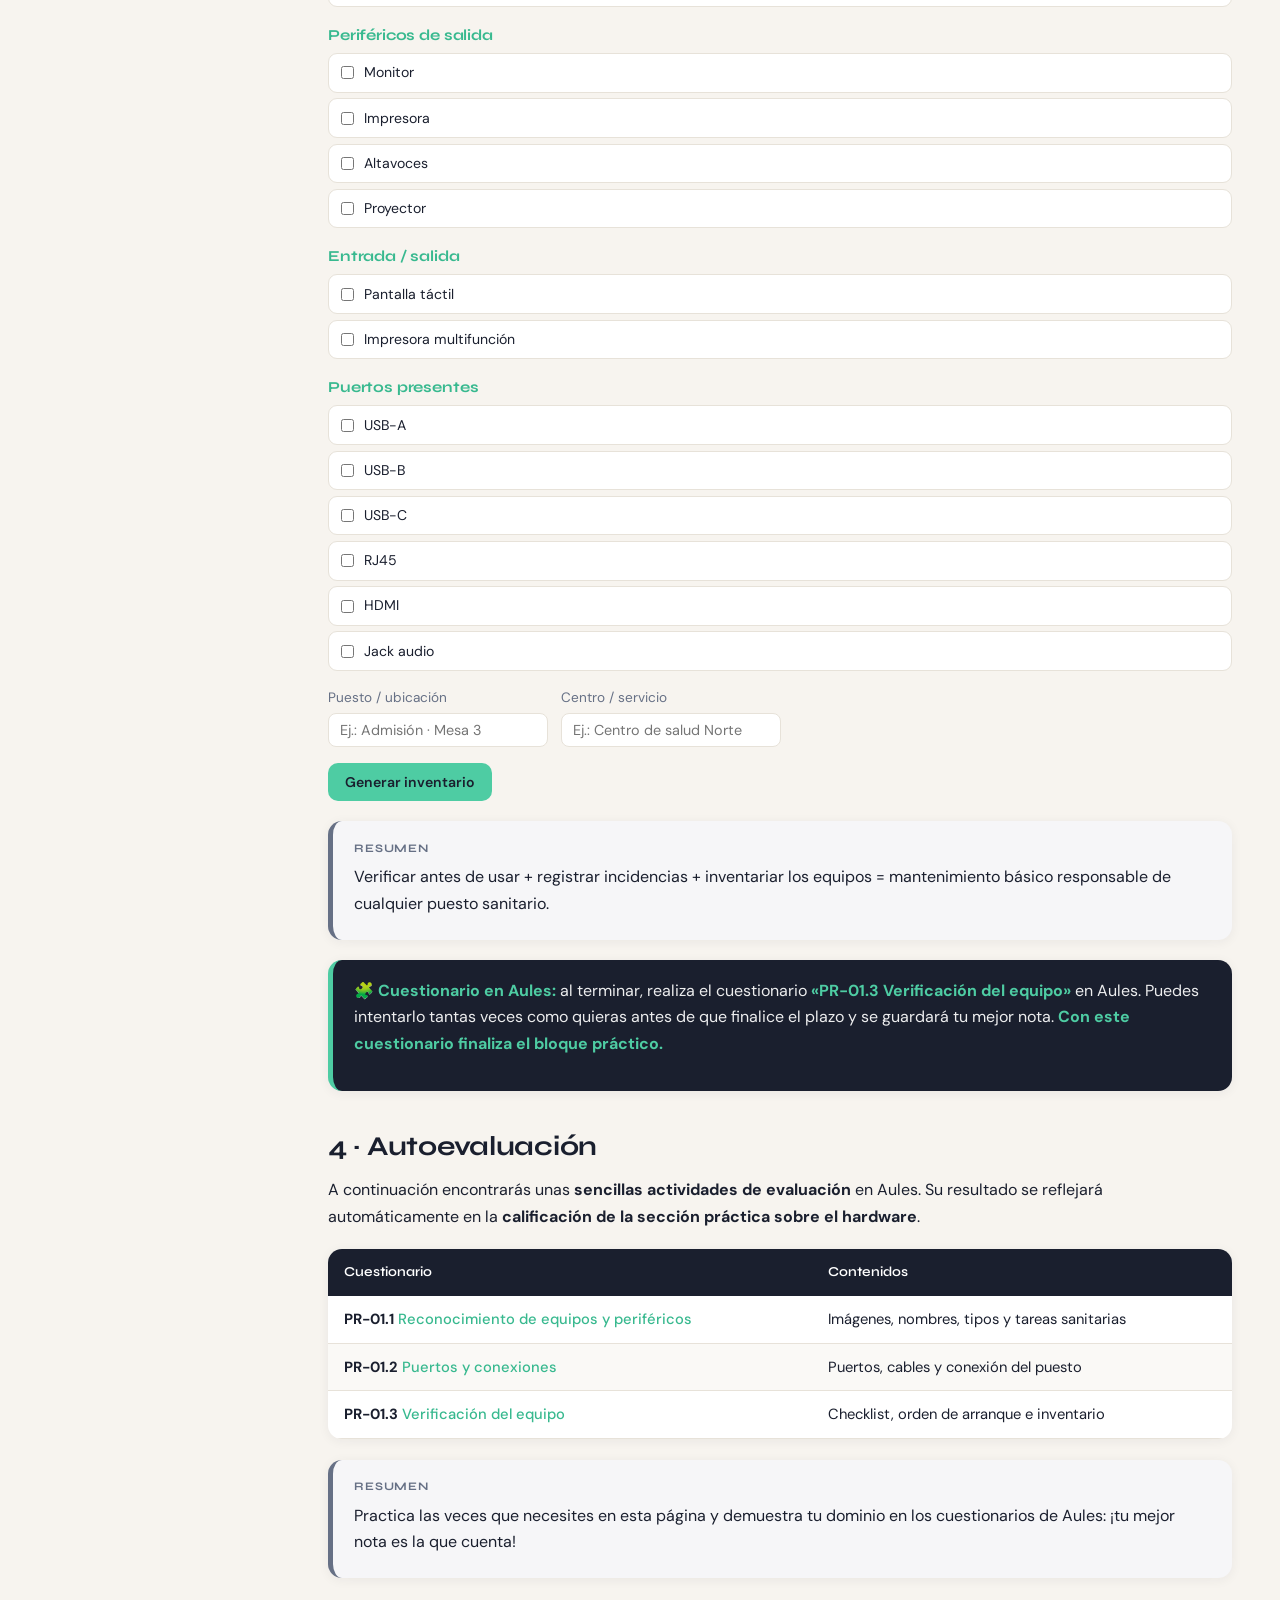
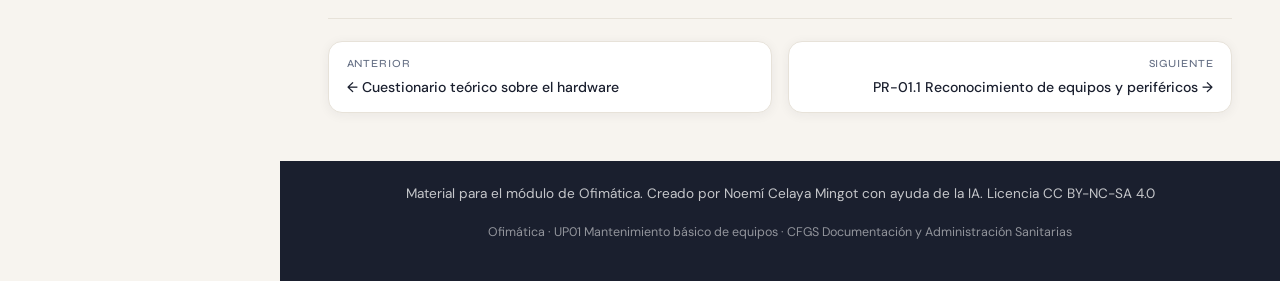
<file: practico-hardware/index.html>
<!DOCTYPE html>
<html lang="es">
<head>
  <meta charset="UTF-8">
  <meta name="viewport" content="width=device-width, initial-scale=1.0">
  <meta name="description" content="Bloque práctico: hardware básico de un puesto de trabajo administrativo sanitario. Reconocimiento de equipos, puertos y conexiones y verificación del puesto. UP01 Mantenimiento básico de equipos.">
  <meta name="author" content="Noemí Celaya Mingot">
  <meta name="license" content="CC BY-NC-SA 4.0">
  <title>Bloque práctico · Hardware básico · UP01</title>

  <link rel="preconnect" href="https://fonts.googleapis.com">
  <link rel="preconnect" href="https://fonts.gstatic.com" crossorigin>
  <link href="https://fonts.googleapis.com/css2?family=Syne:wght@500;600;700;800&family=DM+Sans:ital,opsz,wght@0,9..40,300;0,9..40,400;0,9..40,500;0,9..40,600;0,9..40,700;1,9..40,400&display=swap" rel="stylesheet">

  <link rel="stylesheet" href="../css/estilos.css">

  <link rel="icon" type="image/svg+xml" href="data:image/svg+xml,%3Csvg xmlns='http://www.w3.org/2000/svg' viewBox='0 0 32 32'%3E%3Crect width='32' height='32' rx='8' fill='%231A1F2E'/%3E%3Ctext x='16' y='21' font-family='Syne,sans-serif' font-size='14' font-weight='700' fill='%234ECCA3' text-anchor='middle'%3EUP%3C/text%3E%3C/svg%3E">
</head>
<body>

  <!-- ================= CABECERA FIJA ================= -->
  <header class="header">
    <div class="header__brand">
      <button class="header__menu-btn" id="btnMenu" aria-label="Abrir menú" aria-expanded="false" aria-controls="sidebar">☰</button>
      <a href="../index.html">
        <span class="header__logo">UP</span>
        <span class="header__title">
          UP01 · Mantenimiento básico de equipos
          <small>OFIMÁTICA · CFGS Documentación y Administración Sanitarias</small>
        </span>
      </a>
    </div>
  </header>

  <div class="layout">

    <!-- ================= MENÚ LATERAL FIJO ================= -->
    <aside class="sidebar" id="sidebar" aria-label="Menú de navegación">
      <nav>
        <div class="sidebar__section">
          <div class="sidebar__label">Apartados del curso</div>
          <ul class="sidebar__blocks">
            <li class="sidebar__block"><a href="../01-hardware/index.html"><span>01</span> Hardware</a></li>
            <li class="sidebar__block"><a href="../02-software/index.html"><span>02</span> Software</a></li>
            <li class="sidebar__block"><a href="../03-ciberseguridad/index.html"><span>03</span> Ciberseguridad</a></li>
            <li class="sidebar__block"><a href="../04-redes-lan/index.html"><span>04</span> Redes locales (LAN)</a></li>
            <li class="sidebar__block"><a href="../05-acceso-internet/index.html"><span>05</span> Acceso a Internet</a></li>
          </ul>
        </div>
        <div class="sidebar__section">
          <div class="sidebar__label">Guía curricular</div>
          <a class="sidebar__link" href="../00-introduccion-elementos-curriculares/index.html">Introducción y elementos curriculares</a>
        </div>
        <div class="sidebar__section">
          <div class="sidebar__label">En esta página</div>
          <a class="sidebar__link" href="#practico-intro">0 · Cómo funciona este bloque</a>
          <a class="sidebar__link" href="#actividad-1-reconocimiento">1 · Reconocimiento de equipos y periféricos</a>
          <a class="sidebar__link" href="#actividad-2-puertos">2 · Puertos y conexiones</a>
          <a class="sidebar__link" href="#actividad-3-verificacion">3 · Verificación del equipo e inventario</a>
          <a class="sidebar__link" href="#autoevaluacion">4 · Autoevaluación</a>
        </div>
        <div class="sidebar__section">
          <div class="sidebar__label">Apartado 01 · Hardware</div>
          <a class="sidebar__link" href="../01-hardware/index.html">Teoría de hardware</a>
          <a class="sidebar__link" href="https://aules.edu.gva.es/fp/mod/quiz/view.php?id=11291377" target="_blank" rel="noopener">Cuestionario teórico</a>
          <a class="sidebar__link" href="https://aules.edu.gva.es/fp/mod/quiz/view.php?id=11391623" target="_blank" rel="noopener">PR-01.1 · Reconocimiento de equipos</a>
          <a class="sidebar__link" href="https://aules.edu.gva.es/fp/mod/quiz/view.php?id=11391626" target="_blank" rel="noopener">PR-01.2 · Puertos y conexiones</a>
          <a class="sidebar__link" href="https://aules.edu.gva.es/fp/mod/quiz/view.php?id=11391627" target="_blank" rel="noopener">PR-01.3 · Verificación del equipo</a>
        </div>
      </nav>
      <div class="sidebar__footer">
        Material para el módulo de Ofimática.<br>
        Creado por Noemí Celaya Mingot con ayuda de la IA.<br>
        Licencia CC BY-NC-SA 4.0
      </div>
    </aside>

    <!-- ================= CONTENIDO PRINCIPAL ================= -->
    <main class="main" id="main">

      <!-- TOC AUTOMÁTICO -->
      <div class="toc" id="toc-automatico"></div>

      <section class="hero">
        <div class="hero__kicker">UP01 · Mantenimiento básico de equipos · Bloque práctico</div>
        <h1>Hardware básico de un puesto de trabajo administrativo sanitario</h1>
        <p>Aplica lo que ya has estudiado: reconoce equipos y periféricos, distingue puertos y conexiones, verifica un puesto de trabajo y elabora un inventario sencillo.</p>
        <div class="hero__badges">
          <span class="hero__badge">Ofimática</span>
          <span class="hero__badge">Bloque práctico</span>
          <span class="hero__badge">CFGS Documentación y Administración Sanitarias</span>
        </div>
      </section>

      <!-- ============ 0 · CÓMO FUNCIONA ============ -->
      <section id="practico-intro">
        <h2>0 · Cómo funciona este bloque</h2>
        <p>Ya has estudiado la <strong>teoría del hardware</strong> (Bloque 01) y has hecho el cuestionario sobre el hardware. Aquí no se repite la teoría: solo se <strong>recuerdan brevemente</strong> las ideas necesarias para trabajar.</p>
        <ul>
          <li><strong>Hardware</strong> = todo lo físico y tangible de un sistema informático.</li>
          <li><strong>Periféricos</strong> = dispositivos externos de <strong>entrada</strong> (teclado, ratón, escáner…), de <strong>salida</strong> (monitor, impresora…) o de <strong>entrada/salida</strong> (pantalla táctil, multifunción…).</li>
          <li><strong>Puertos</strong> = interfaces físicas para conectar dispositivos: datos (USB-A, USB-B, USB-C, Thunderbolt), red (RJ45), vídeo (HDMI, DisplayPort) y audio (Jack).</li>
        </ul>

        <div class="callout callout--key">
          <p><strong>💡 Idea clave:</strong> aquí no se memoriza teoría nueva: se practica hasta dominar el reconocimiento, la conexión y la verificación del hardware.</p>
        </div>

        <h3>Objetivos del bloque</h3>
        <ul>
          <li>Identificar los <strong>componentes hardware</strong> de un equipo informático.</li>
          <li>Reconocer <strong>periféricos de entrada, salida y almacenamiento</strong>.</li>
          <li>Identificar <strong>puertos y conexiones</strong> habituales.</li>
          <li><strong>Comprobar el funcionamiento básico</strong> de un puesto de trabajo.</li>
          <li><strong>Elaborar un inventario sencillo</strong> de un puesto.</li>
          <li>Relacionar el hardware con situaciones reales de un entorno <strong>administrativo sanitario</strong>.</li>
        </ul>

        <div class="callout callout--health">
          <p>Trabajarás las mismas situaciones de un servicio de Documentación y Administración Sanitarias: admisión, consultas, archivo y laboratorio.</p>
        </div>

        <div class="callout callout--summary">
          <p>Las actividades se <strong>autocorrigen en esta página</strong> y puedes repetirlas las veces que quieras.</p>
        </div>
      </section>

      <!-- ============ 1 · RECONOCIMIENTO ============ -->
      <section id="actividad-1-reconocimiento">
        <h2>1 · Reconocimiento de equipos y periféricos</h2>
        <p>Todos estos dispositivos ya los estudiaste. Ahora entrena el ojo para reconocer <strong>la imagen, el nombre y la función</strong> de cada uno.</p>

        <h3>1.1 · Baraja de reconocimiento</h3>
        <p>Fíjate en cada tarjeta: contiene la <strong>imagen</strong> de un dispositivo. Haz clic sobre ella para voltearla y ver su <strong>nombre, tipo y función</strong>.</p>
        <div id="baraja"></div>

        <h3>1.2 · Relaciona cada dispositivo con su tarea sanitaria</h3>
        <p>Cada dispositivo se usa en una o varias tareas del entorno sanitario. Une cada dispositivo con la <strong>tarea administrativo-sanitaria</strong> con la que más se relaciona: selecciona un elemento de la izquierda y pulsa su pareja de la derecha.</p>
        <div id="empareja-tareas"></div>

        <div class="callout callout--key">
          <p><strong>💡 Idea clave:</strong> el reconocimiento no termina en el nombre: también debes saber <strong>para qué se usa en tu profesión</strong>.</p>
        </div>

        <h3>1.3 · Ponte a prueba</h3>
        <p>Autoevaluación de <strong>10 preguntas</strong> generadas al azar. Puedes repetirla <strong>tantas veces como quieras</strong>. Cuando la completes <strong>perfecta</strong>, se desbloqueará la tabla de <strong>respuestas resueltas</strong> para que la <strong>descargues en PDF</strong>.</p>
        <div id="ponte-a-prueba"></div>

        <div class="soluciones-panel" id="soluciones-panel" hidden>
          <div class="soluciones-panel__cab">
            <h3>Tabla de respuestas resueltas</h3>
            <div>
              <button type="button" class="btn btn--primary" id="btn-pdf-soluciones">Descargar tabla en PDF</button>
              <button type="button" class="btn btn--ghost" id="btn-cerrar-soluciones">Cerrar</button>
            </div>
          </div>
          <div class="soluciones-panel__cuerpo"></div>
        </div>

        <div class="callout callout--key">
          <p><strong>🧩 Cuestionario en Aules:</strong> tras practicar en esta página, realiza el cuestionario <a href="https://aules.edu.gva.es/fp/mod/quiz/view.php?id=11391623" target="_blank" rel="noopener"><strong>«PR-01.1 Reconocimiento de equipos y periféricos»</strong></a> en la plataforma Aules. Puedes intentarlo tantas veces como quieras antes de que finalice el plazo y se guardará tu mejor nota.</p>
        </div>
      </section>

      <!-- ============ 2 · PUERTOS Y CONEXIONES ============ -->
      <section id="actividad-2-puertos">
        <h2>2 · Puertos y conexiones</h2>
        <p>Recordatorio breve: datos → <strong>USB-A, USB-B, USB-C, Thunderbolt</strong> · red → <strong>RJ45</strong> · vídeo → <strong>HDMI, DisplayPort</strong> · audio → <strong>Jack 3,5 mm</strong>.</p>

        <h3>2.1 · Conecta el puesto</h3>
        <p>Te planteamos <strong>situaciones reales</strong> de un puesto sanitario. Decide qué <strong>cable o puerto</strong> utilizarías en cada caso y comprueba tu respuesta.</p>
        <div id="escenarios"></div>

        <h3>2.2 · Une cada puerto con su nombre</h3>
        <p>Ahora cambiamos la mecánica: <strong>empareja</strong> cada imagen de puerto con su <strong>nombre</strong>. Selecciona un elemento de la izquierda y pulsa su pareja de la derecha.</p>
        <div id="empareja-puertos"></div>

        <p class="practica__intro">Cuando completes correctamente los 8 escenarios y el emparejado, se desbloquearán las <strong>soluciones en PDF</strong> de puertos y conexiones.</p>

        <div class="soluciones-panel" id="soluciones-puertos" hidden>
          <div class="soluciones-panel__cab">
            <h3>Soluciones · Puertos y conexiones</h3>
            <div>
              <button type="button" class="btn btn--primary" id="btn-pdf-soluciones-puertos">Descargar soluciones en PDF</button>
              <button type="button" class="btn btn--ghost" id="btn-cerrar-soluciones-puertos">Cerrar</button>
            </div>
          </div>
          <div class="soluciones-panel__cuerpo"></div>
        </div>

        <div class="callout callout--key">
          <p><strong>💡 Idea clave:</strong> reconocer el puerto por su <strong>forma</strong> es tan importante como saber su nombre: así conectas el cable correcto sin mirar el manual.</p>
        </div>

        <div class="callout callout--key">
          <p><strong>🧩 Cuestionario en Aules:</strong> cuando domines la actividad, realiza el cuestionario <a href="https://aules.edu.gva.es/fp/mod/quiz/view.php?id=11391626" target="_blank" rel="noopener"><strong>«PR-01.2 Puertos y conexiones»</strong></a> en Aules. Puedes intentarlo tantas veces como quieras antes de que finalice el plazo y se guardará tu mejor nota.</p>
        </div>
      </section>

      <!-- ============ 3 · VERIFICACIÓN E INVENTARIO ============ -->
      <section id="actividad-3-verificacion">
        <h2>3 · Verificación del equipo e inventario</h2>
        <p>Recordatorio breve: antes de usar un equipo conviene verificarlo. Secuencia: <strong>inspección visual → corriente y red → encendido y arranque → periféricos y aplicaciones → registro de incidencias</strong>.</p>

        <h3>3.1 · Checklist de puesta en marcha</h3>
        <p>Marca uno a uno los pasos de revisión del puesto de trabajo. Cuando completes todos, el equipo está <strong>preparado para su uso</strong>. Si dudas sobre cómo realizar alguna comprobación, pulsa <strong>«¿Cómo lo compruebo?»</strong> en el paso correspondiente.</p>
        <div id="checklist"></div>

        <div class="callout callout--health">
          <p>Si algo falla (equipo sin red, impresora no disponible, arranque con error…), no se fuerza: se <strong>registra la incidencia</strong> y se avisa al servicio de mantenimiento. En nuestro aula harás lo mismo: <strong>anota la incidencia en la hoja que te proporcionará la profesora</strong>. Según el protocolo del centro, será la profesora quien tramite y registre la incidencia.</p>
        </div>

        <h3>3.2 · Ordena los pasos</h3>
        <p>Coloca los pasos de la <strong>verificación de un equipo</strong> en el orden correcto. Pulsa las fichas en orden: 1 → 2 → 3…</p>
        <div id="orden"></div>

        <p class="practica__intro">Cuando completes el checklist entero y ordenes correctamente los pasos, se desbloquearán las <strong>soluciones en PDF</strong> de la verificación del equipo.</p>

        <div class="soluciones-panel" id="soluciones-verificacion" hidden>
          <div class="soluciones-panel__cab">
            <h3>Soluciones · Verificación del equipo</h3>
            <div>
              <button type="button" class="btn btn--primary" id="btn-pdf-soluciones-verificacion">Descargar soluciones en PDF</button>
              <button type="button" class="btn btn--ghost" id="btn-cerrar-soluciones-verificacion">Cerrar</button>
            </div>
          </div>
          <div class="soluciones-panel__cuerpo"></div>
        </div>

        <h3>3.3 · Inventario sencillo del puesto</h3>
        <p>Un <strong>inventario</strong> es una relación de los componentes y dispositivos presentes en un puesto. Marca los componentes que hayas localizado y <strong>genera el inventario</strong>: podrás descargarlo en PDF. Completarlo a mano añadiendo el nº de serie y la ubicación exacta es algo que se podría hacer, pero en este caso <strong>no es necesario</strong>.</p>
        <div id="inventario"></div>

        <div class="callout callout--summary">
          <p>Verificar antes de usar + registrar incidencias + inventariar los equipos = mantenimiento básico responsable de cualquier puesto sanitario.</p>
        </div>

        <div class="callout callout--key">
          <p><strong>🧩 Cuestionario en Aules:</strong> al terminar, realiza el cuestionario <a href="https://aules.edu.gva.es/fp/mod/quiz/view.php?id=11391627" target="_blank" rel="noopener"><strong>«PR-01.3 Verificación del equipo»</strong></a> en Aules. Puedes intentarlo tantas veces como quieras antes de que finalice el plazo y se guardará tu mejor nota. <strong>Con este cuestionario finaliza el bloque práctico.</strong></p>
        </div>
      </section>

      <!-- ============ 4 · AUTOEVALUACIÓN ============ -->
      <section id="autoevaluacion">
        <h2>4 · Autoevaluación</h2>
        <p>A continuación encontrarás unas <strong>sencillas actividades de evaluación</strong> en Aules. Su resultado se reflejará automáticamente en la <strong>calificación de la sección práctica sobre el hardware</strong>.</p>
        <div class="table-wrap">
          <table>
            <thead>
              <tr><th>Cuestionario</th><th>Contenidos</th></tr>
            </thead>
            <tbody>
              <tr><td><a href="https://aules.edu.gva.es/fp/mod/quiz/view.php?id=11391623" target="_blank" rel="noopener"><strong>PR-01.1</strong> Reconocimiento de equipos y periféricos</a></td><td>Imágenes, nombres, tipos y tareas sanitarias</td></tr>
              <tr><td><a href="https://aules.edu.gva.es/fp/mod/quiz/view.php?id=11391626" target="_blank" rel="noopener"><strong>PR-01.2</strong> Puertos y conexiones</a></td><td>Puertos, cables y conexión del puesto</td></tr>
              <tr><td><a href="https://aules.edu.gva.es/fp/mod/quiz/view.php?id=11391627" target="_blank" rel="noopener"><strong>PR-01.3</strong> Verificación del equipo</a></td><td>Checklist, orden de arranque e inventario</td></tr>
            </tbody>
          </table>
        </div>

        <div class="callout callout--summary">
          <p>Practica las veces que necesites en esta página y demuestra tu dominio en los cuestionarios de Aules: ¡tu mejor nota es la que cuenta!</p>
        </div>
      </section>

      <!-- ============ NAVEGACIÓN PAGINADA ============ -->
      <nav class="page-nav">
        <a class="page-nav__item" href="https://aules.edu.gva.es/fp/mod/quiz/view.php?id=11291377" target="_blank" rel="noopener">
          <small>Anterior</small>
          ← Cuestionario teórico sobre el hardware
        </a>
        <a class="page-nav__item page-nav__item--next" href="https://aules.edu.gva.es/fp/mod/quiz/view.php?id=11391623" target="_blank" rel="noopener">
          <small>Siguiente</small>
          PR-01.1 Reconocimiento de equipos y periféricos →
        </a>
      </nav>

    </main>

  </div>

  <!-- ================= FOOTER ================= -->
  <footer class="footer">
    <p>Material para el módulo de Ofimática. Creado por Noemí Celaya Mingot con ayuda de la IA. Licencia CC BY-NC-SA 4.0</p>
    <p style="margin-top:0.3rem; font-size:0.78rem; opacity:0.7">
      Ofimática · UP01 Mantenimiento básico de equipos · CFGS Documentación y Administración Sanitarias
    </p>
  </footer>

  <button class="backtotop" id="btnTop" aria-label="Volver arriba">↑</button>

  <script src="../js/navegacion.js"></script>
  <script src="../js/actividades.js"></script>
</body>
</html>
</file>
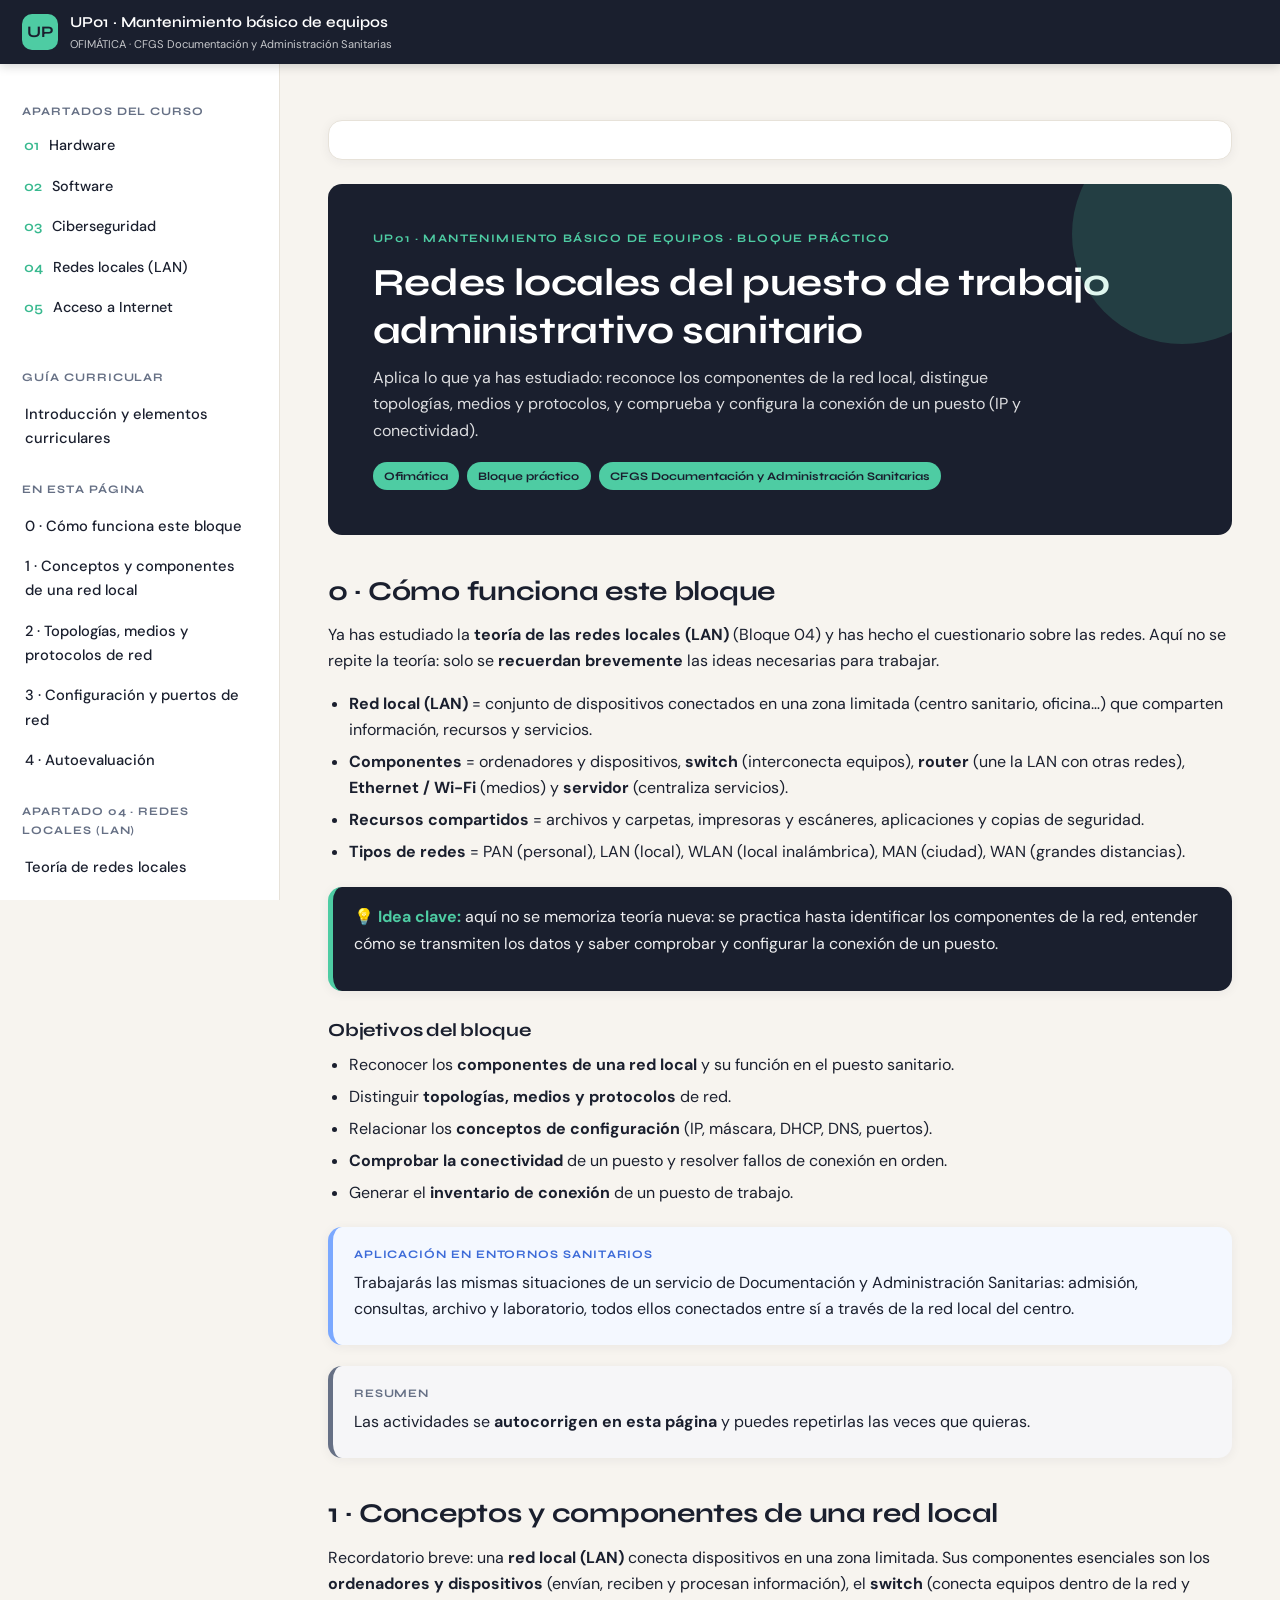
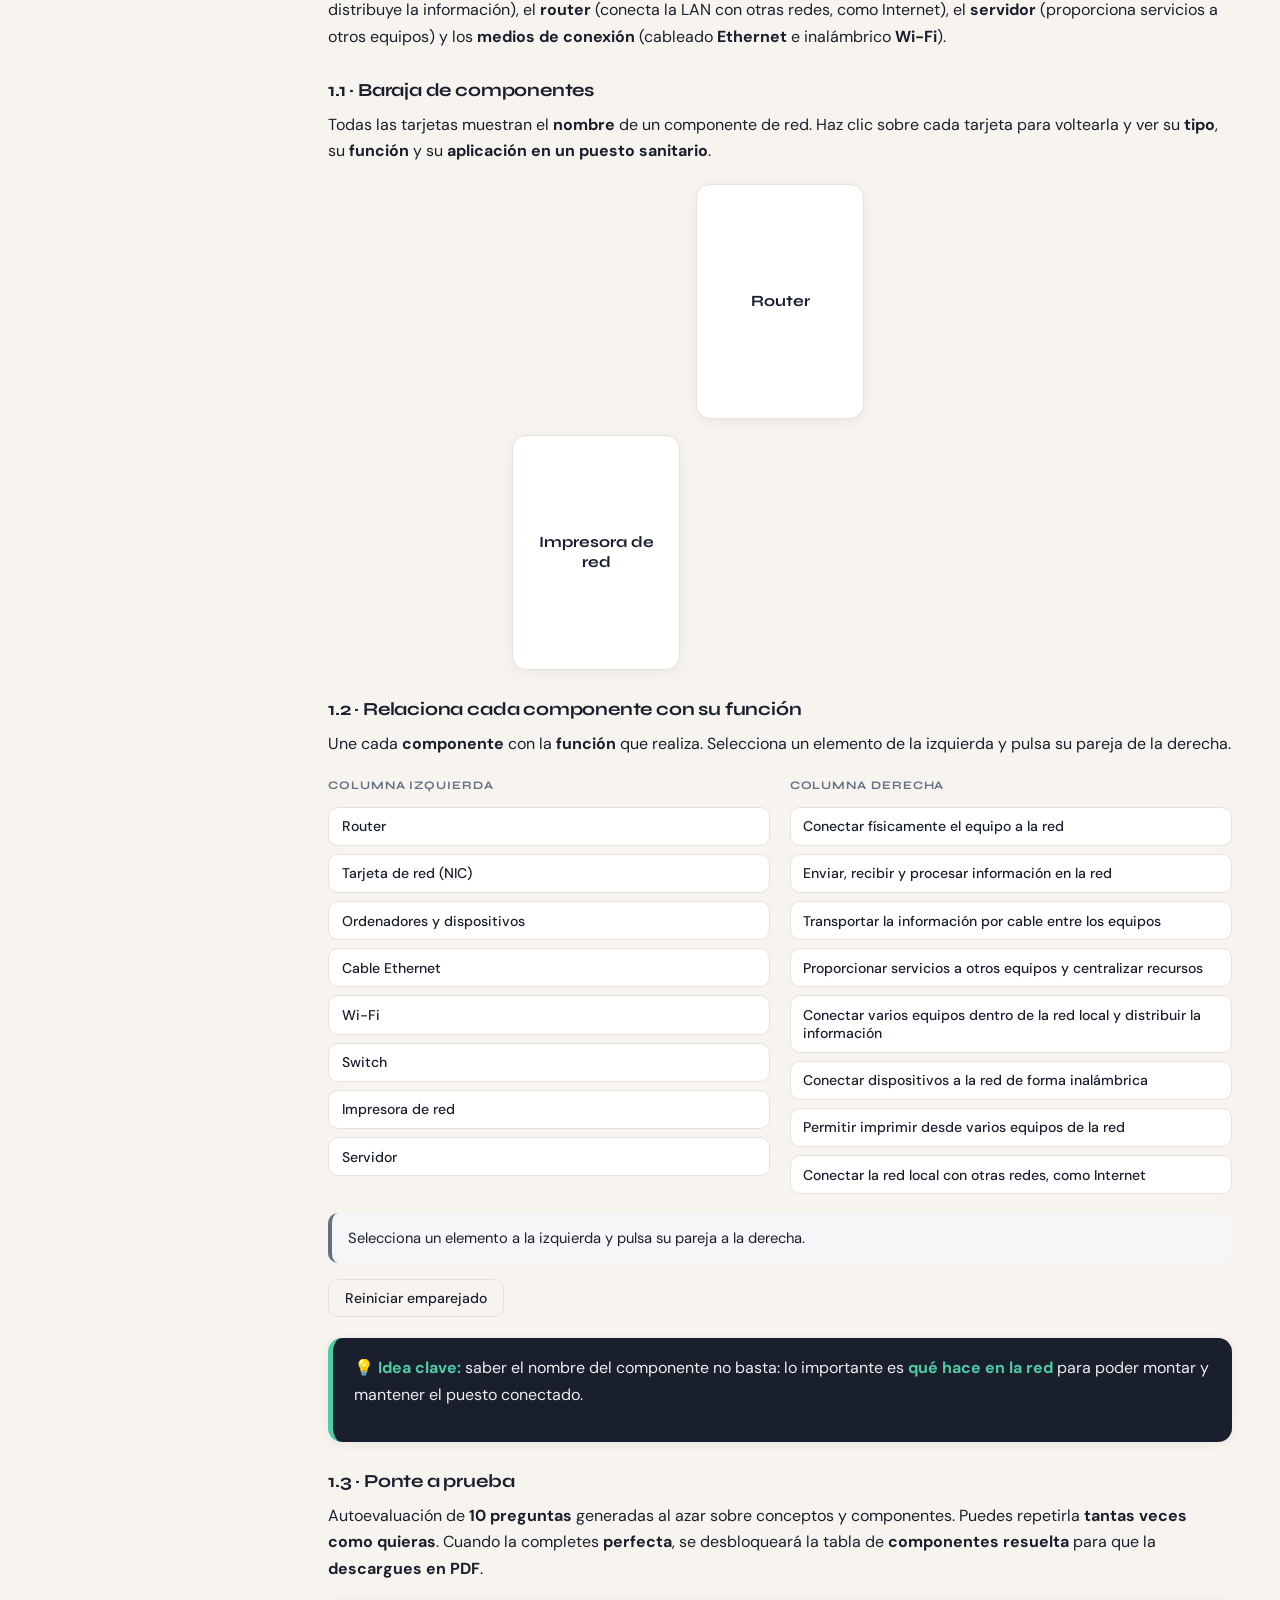
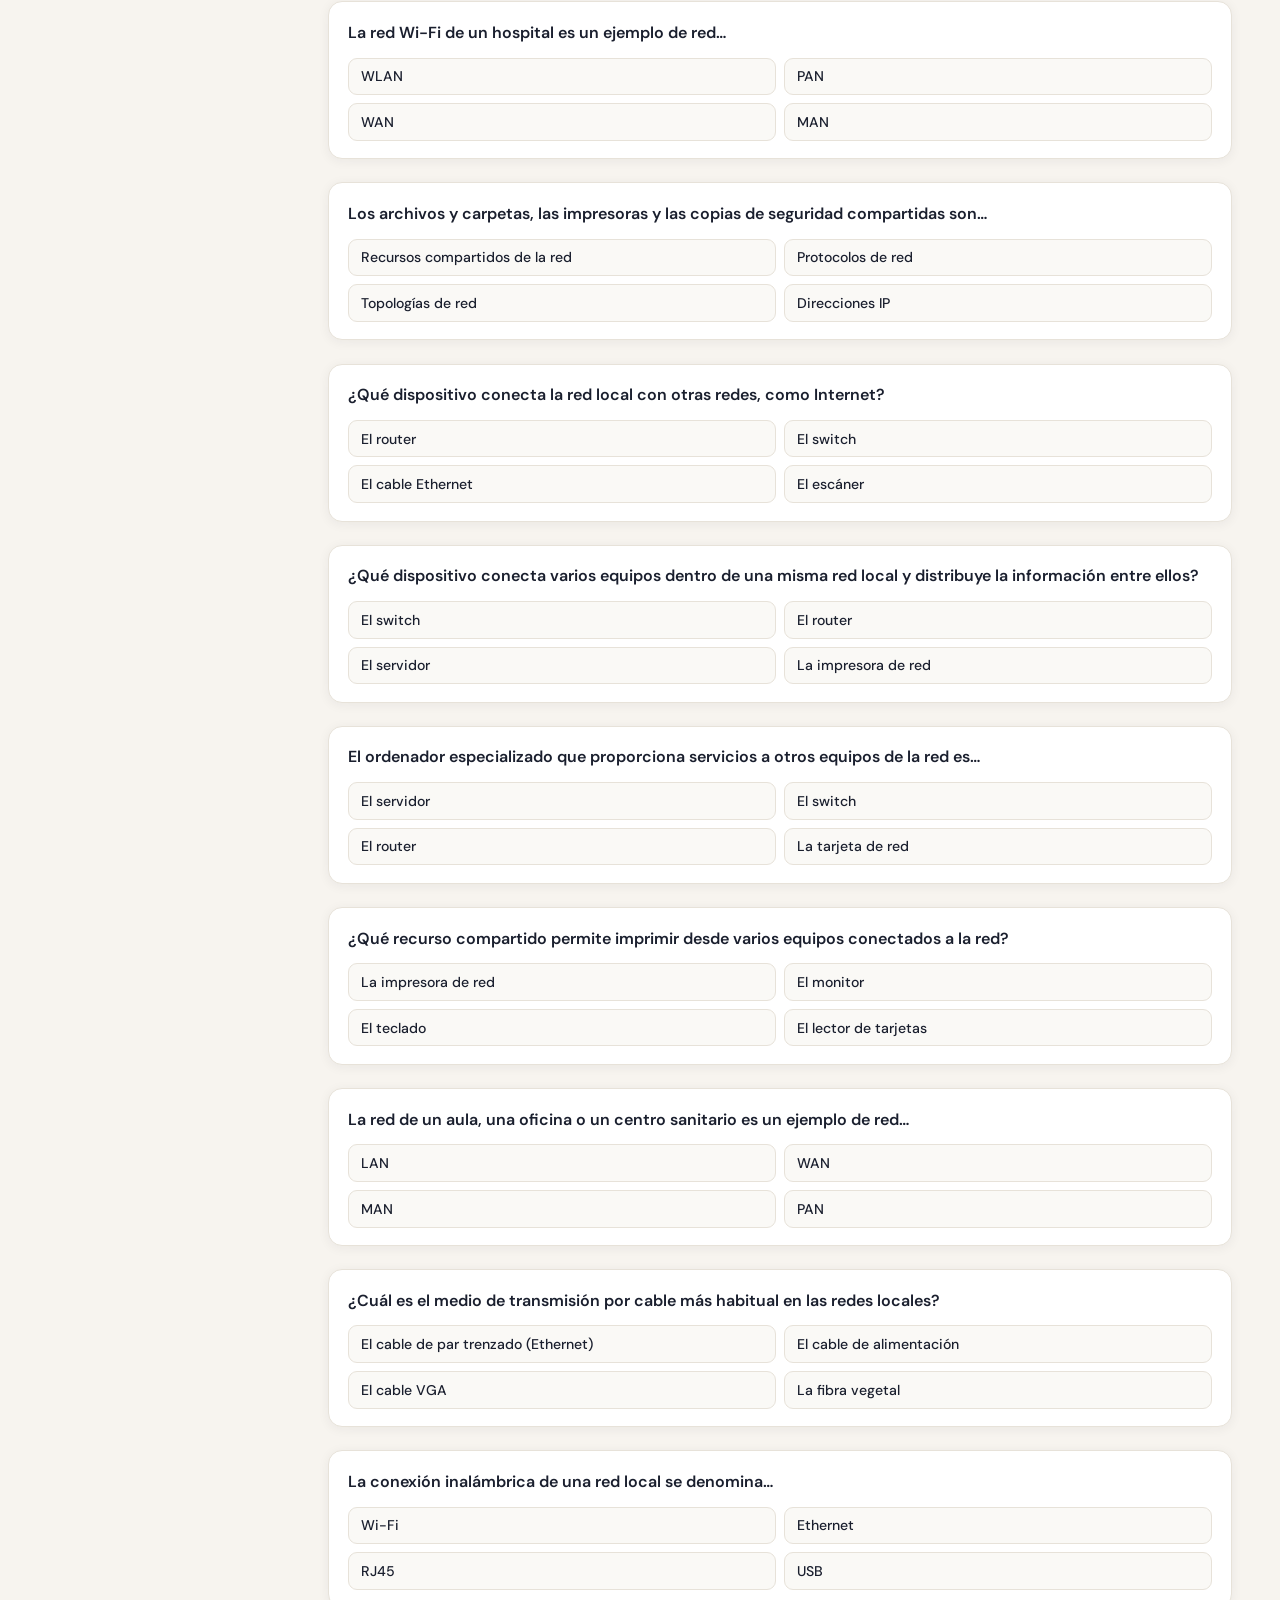
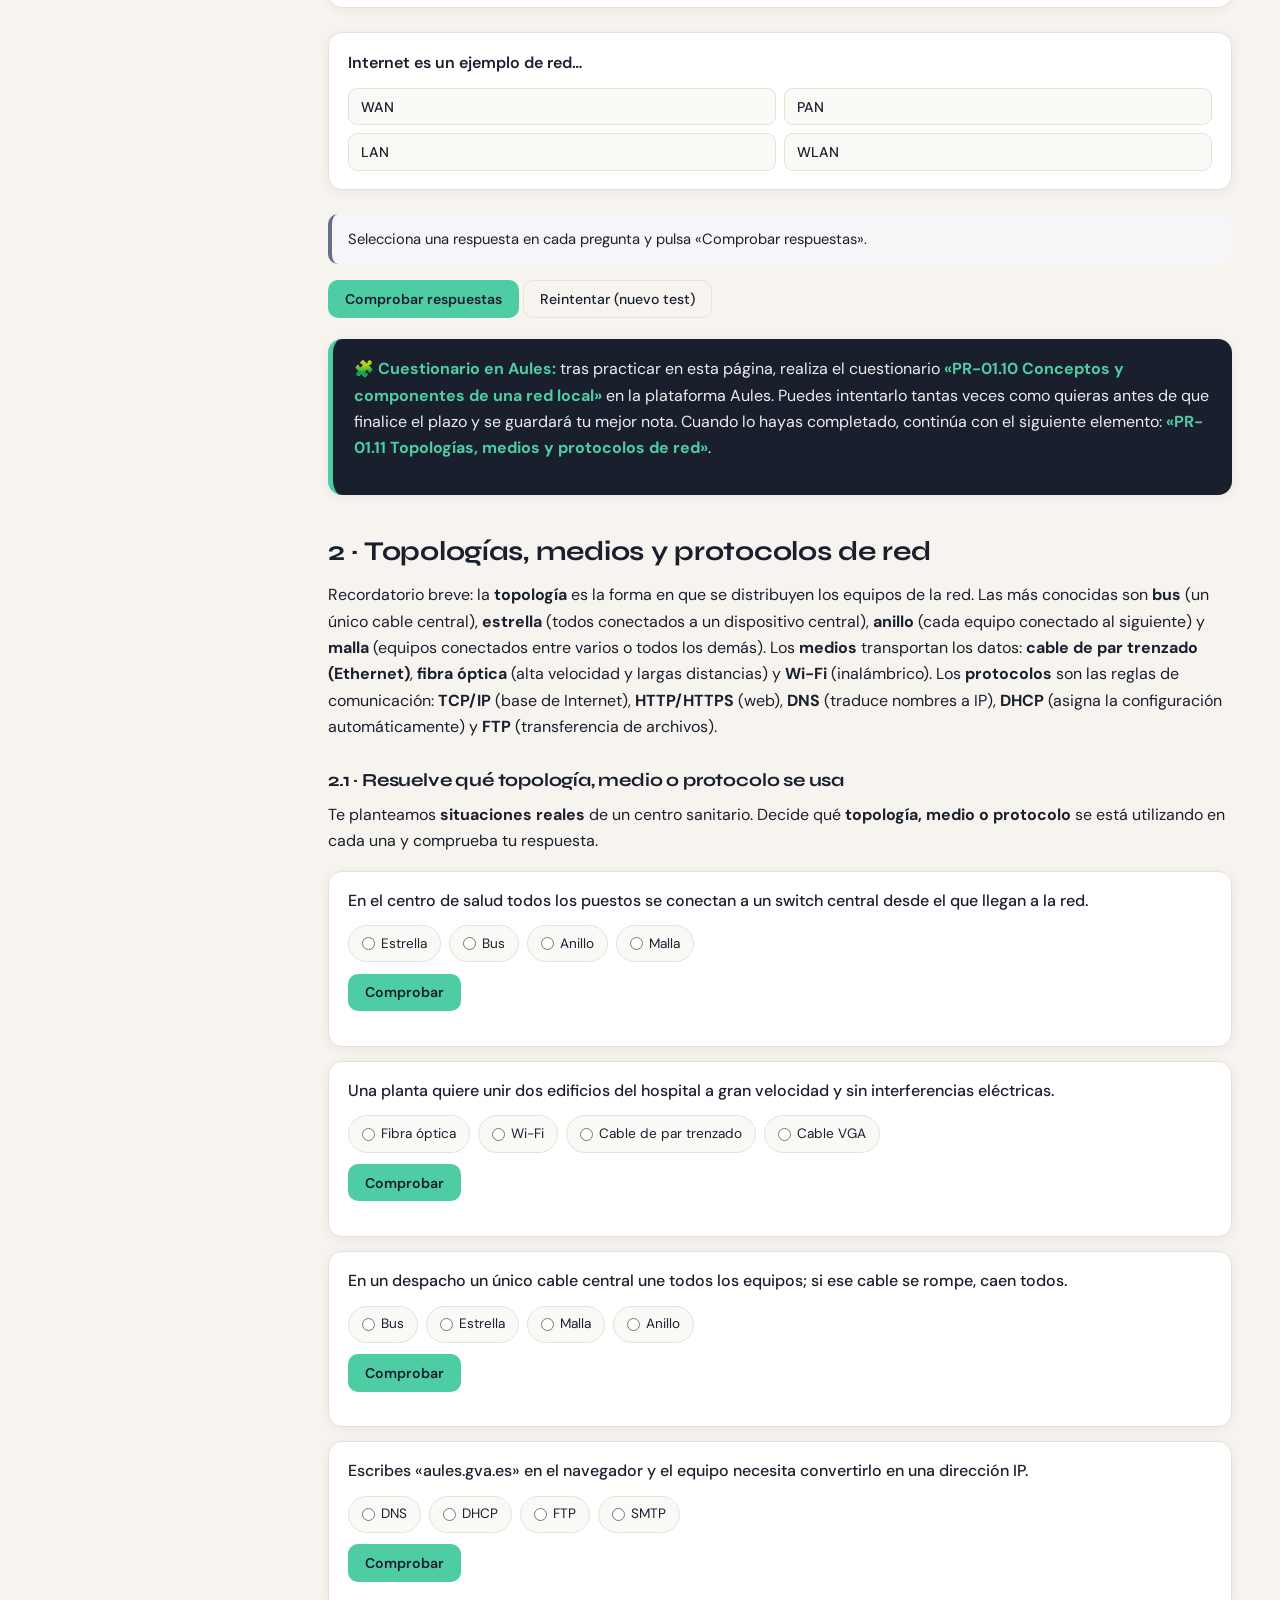
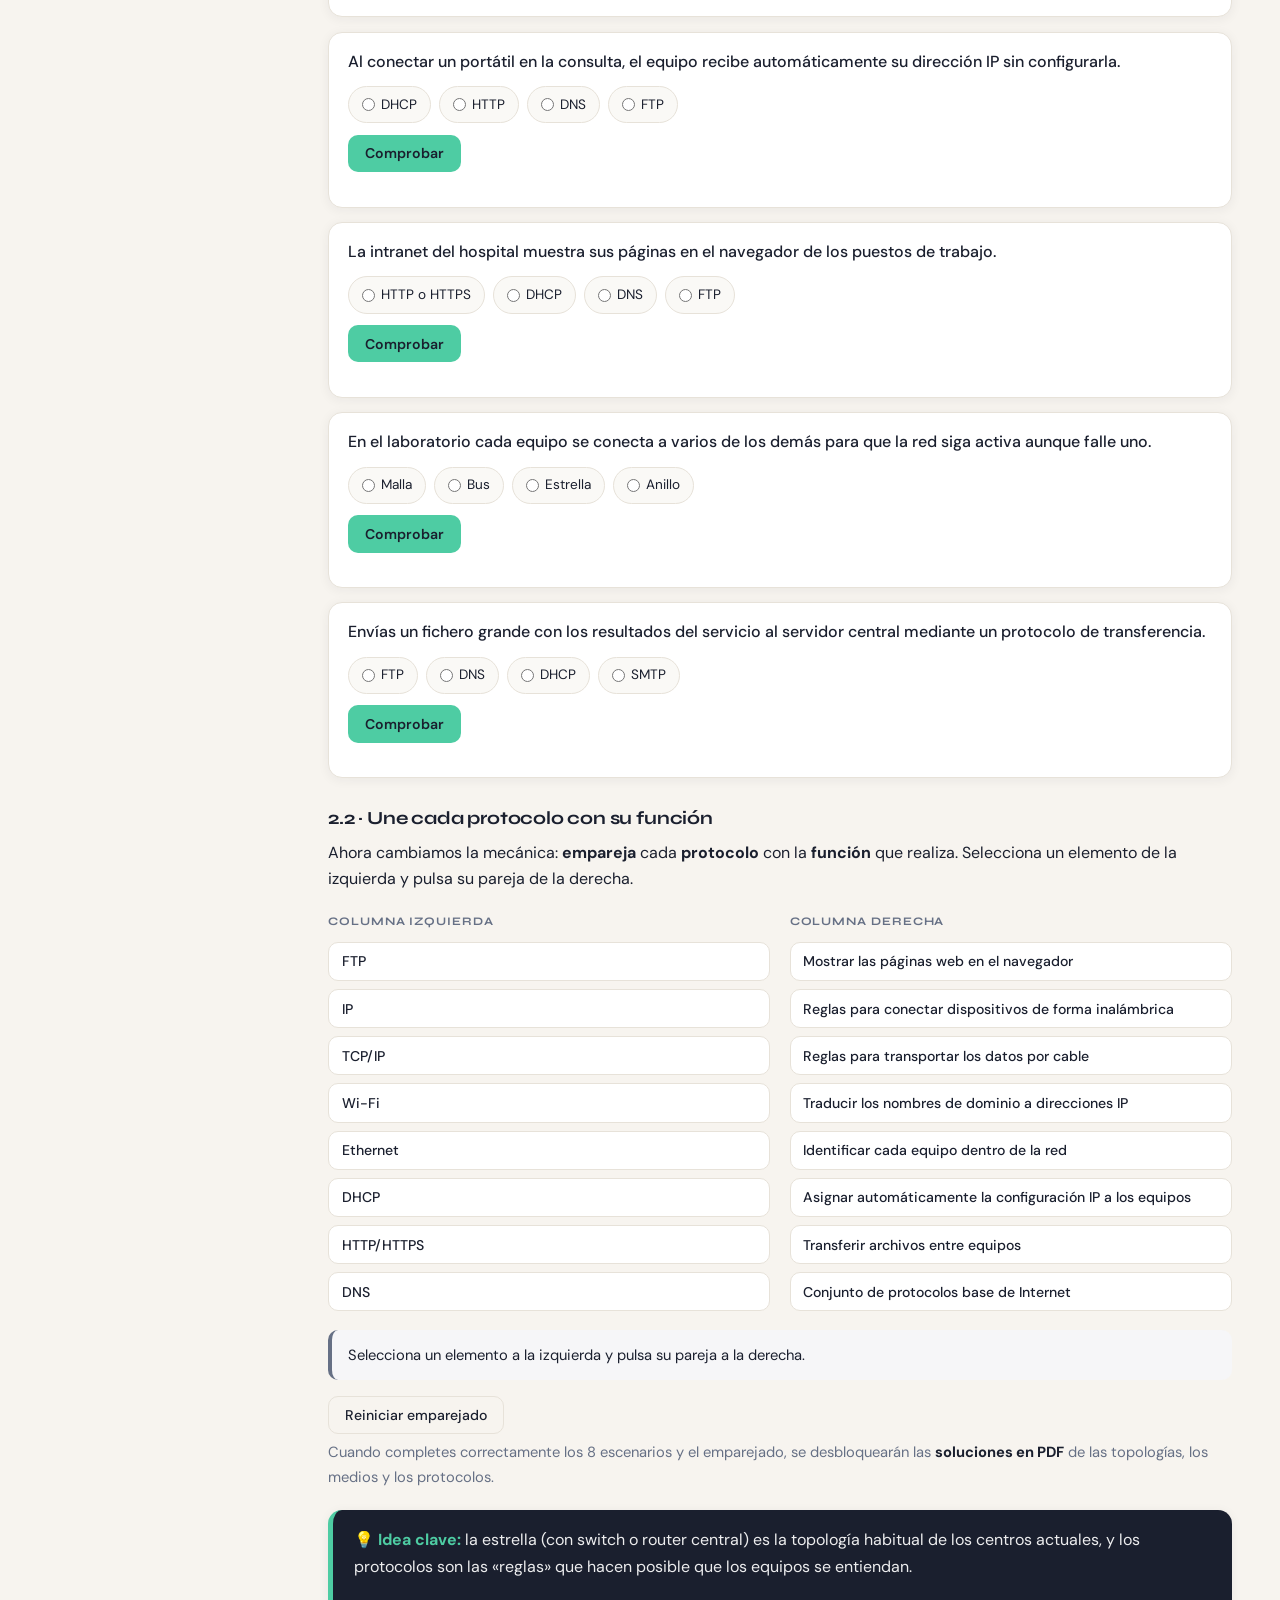
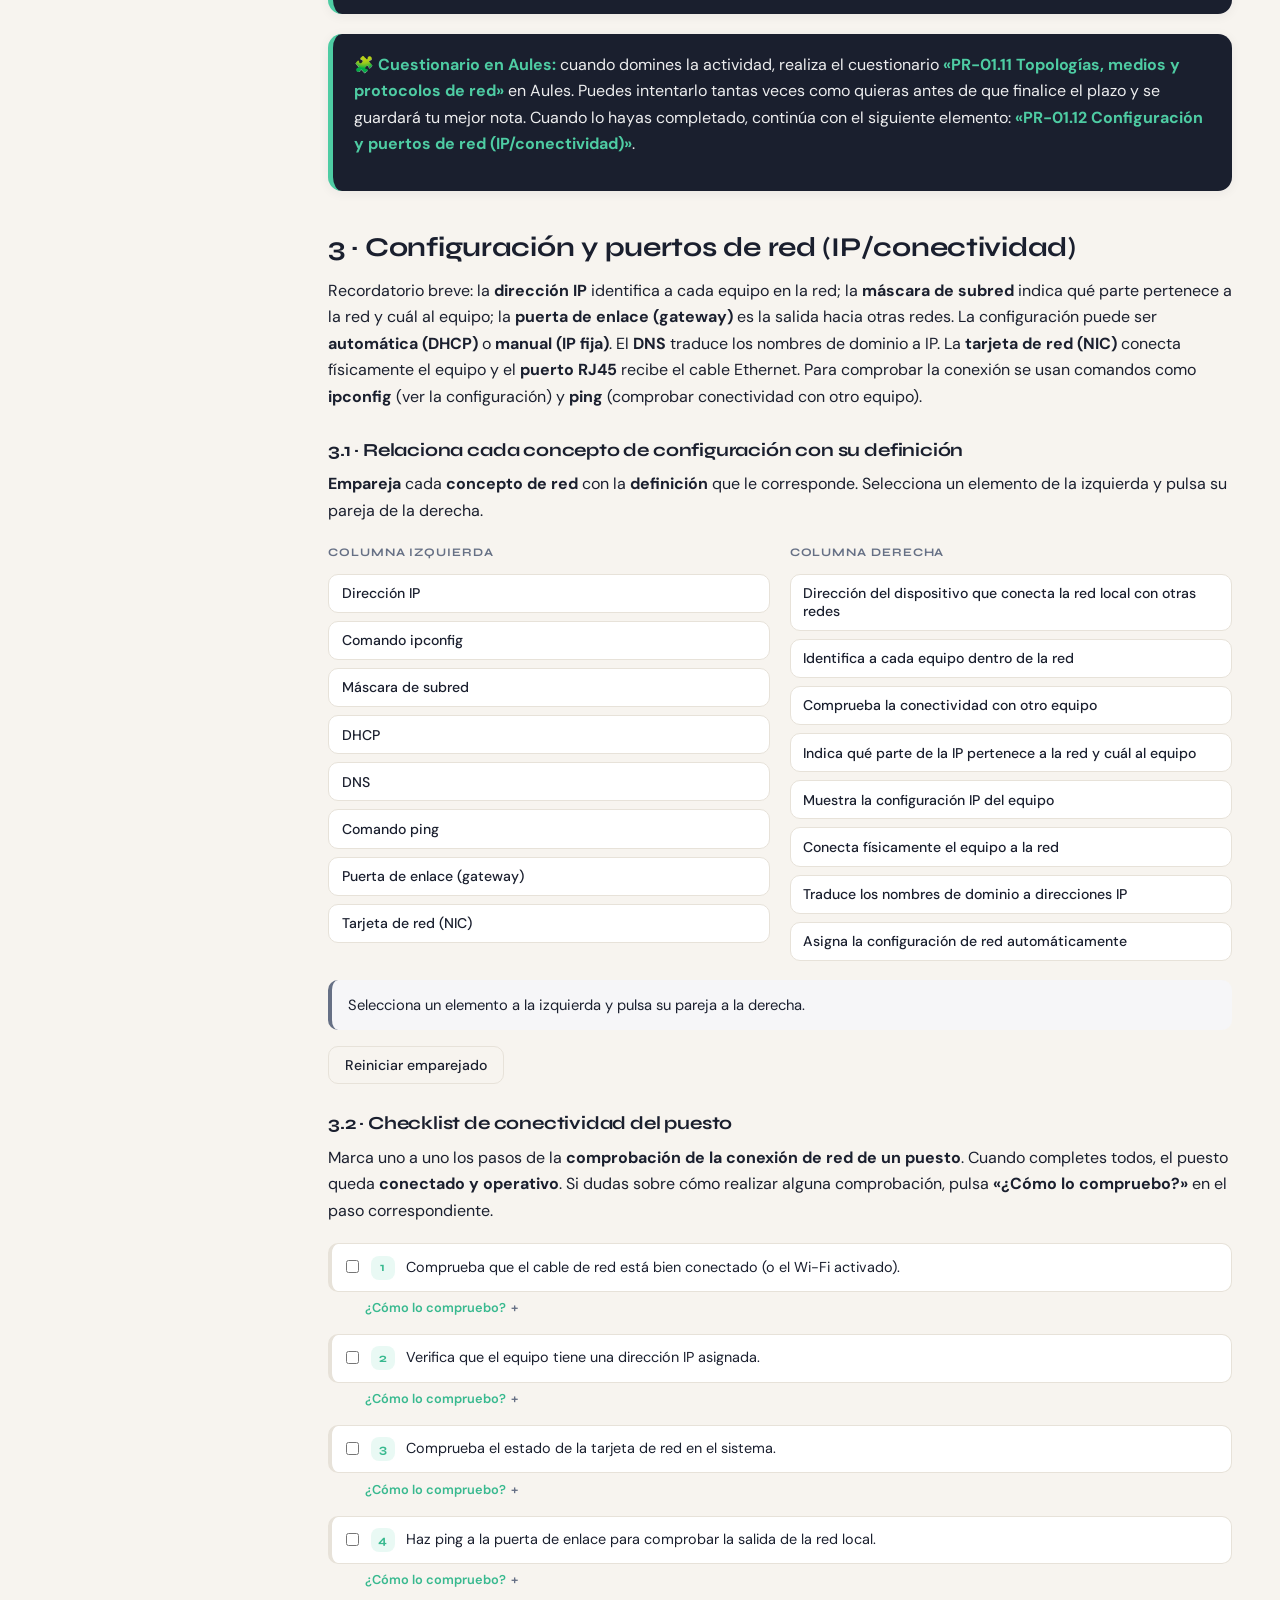
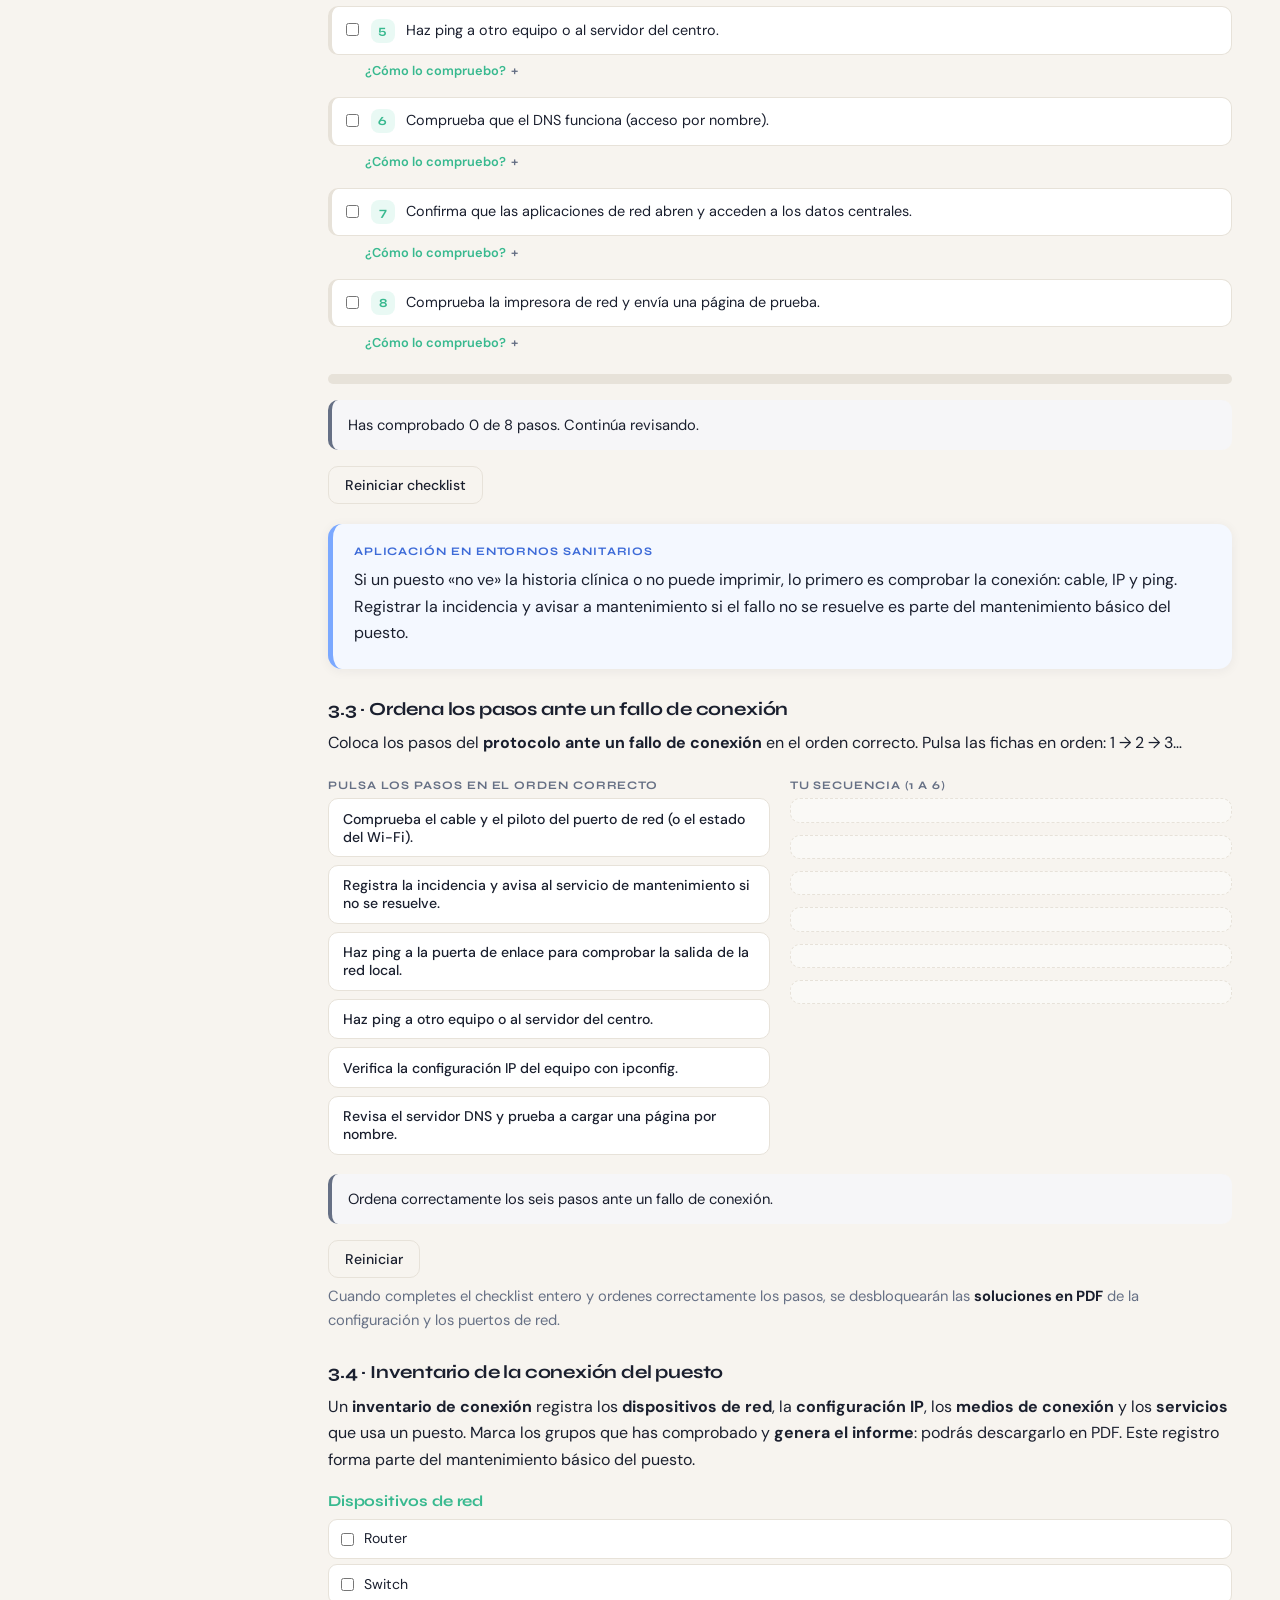
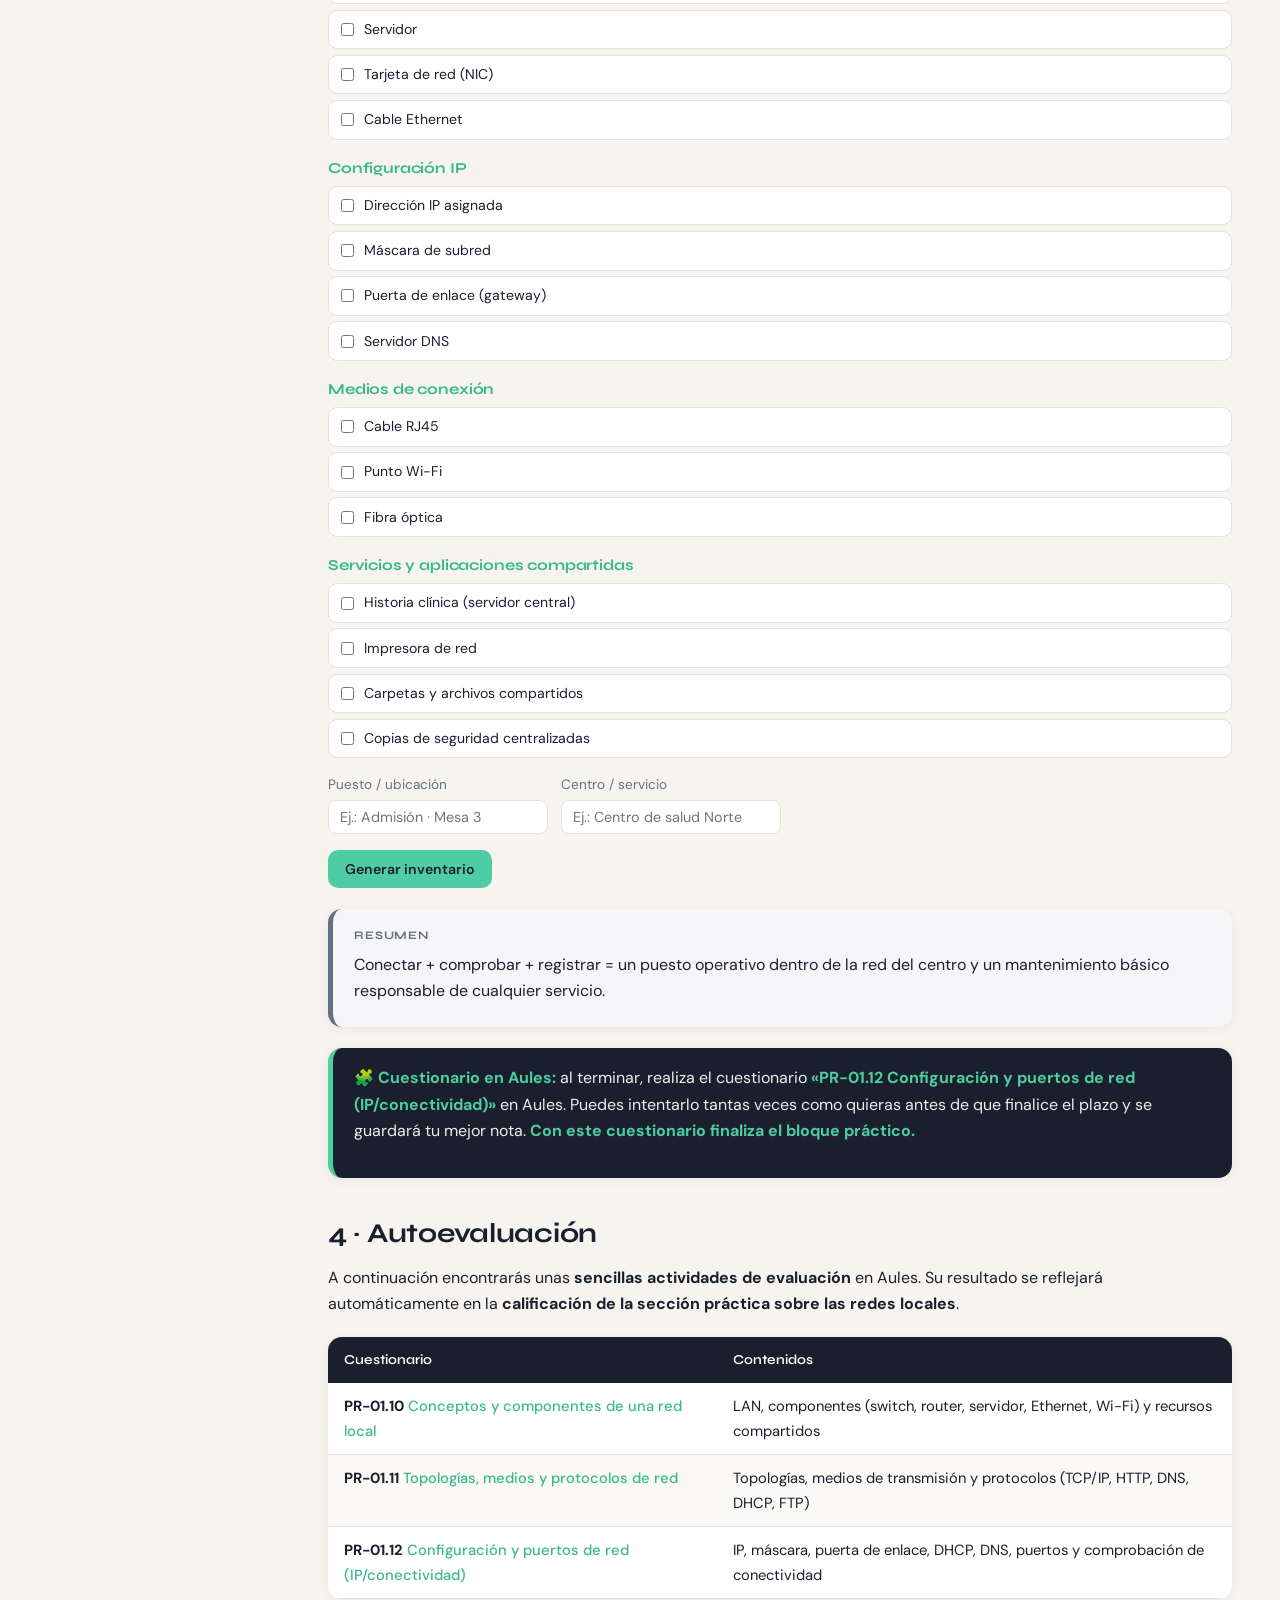
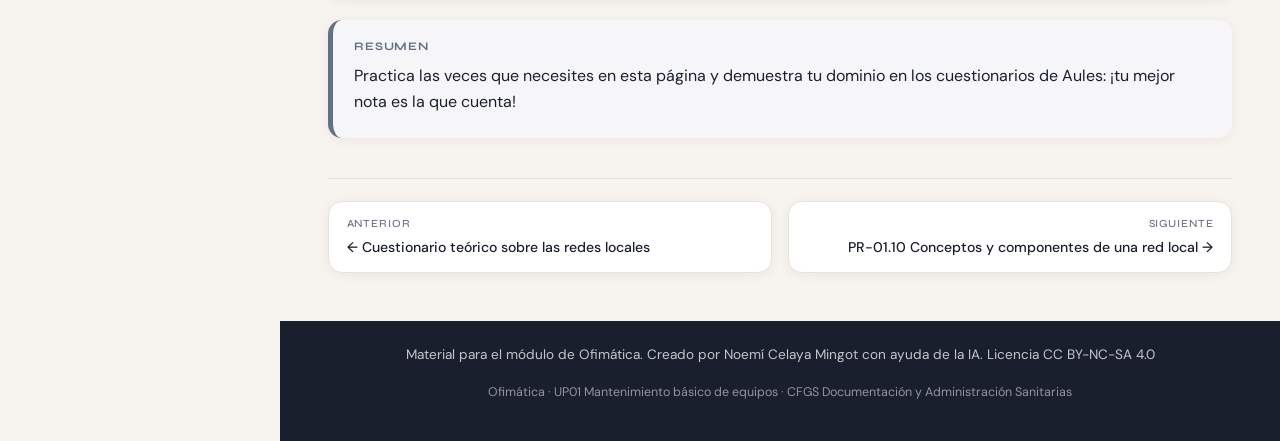
<file: practico-redes-lan/index.html>
<!DOCTYPE html>
<html lang="es">
<head>
  <meta charset="UTF-8">
  <meta name="viewport" content="width=device-width, initial-scale=1.0">
  <meta name="description" content="Bloque práctico: redes locales del puesto de trabajo administrativo sanitario. Conceptos y componentes de una red local, topologías, medios y protocolos de red, configuración y puertos de red (IP/conectividad). UP01 Mantenimiento básico de equipos.">
  <meta name="author" content="Noemí Celaya Mingot">
  <meta name="license" content="CC BY-NC-SA 4.0">
  <title>Bloque práctico · Redes locales del puesto · UP01</title>

  <link rel="preconnect" href="https://fonts.googleapis.com">
  <link rel="preconnect" href="https://fonts.gstatic.com" crossorigin>
  <link href="https://fonts.googleapis.com/css2?family=Syne:wght@500;600;700;800&family=DM+Sans:ital,opsz,wght@0,9..40,300;0,9..40,400;0,9..40,500;0,9..40,600;0,9..40,700;1,9..40,400&display=swap" rel="stylesheet">

  <link rel="stylesheet" href="../css/estilos.css">

  <link rel="icon" type="image/svg+xml" href="data:image/svg+xml,%3Csvg xmlns='http://www.w3.org/2000/svg' viewBox='0 0 32 32'%3E%3Crect width='32' height='32' rx='8' fill='%231A1F2E'/%3E%3Ctext x='16' y='21' font-family='Syne,sans-serif' font-size='14' font-weight='700' fill='%234ECCA3' text-anchor='middle'%3EUP%3C/text%3E%3C/svg%3E">
</head>
<body>

  <!-- ================= CABECERA FIJA ================= -->
  <header class="header">
    <div class="header__brand">
      <button class="header__menu-btn" id="btnMenu" aria-label="Abrir menú" aria-expanded="false" aria-controls="sidebar">☰</button>
      <a href="../index.html">
        <span class="header__logo">UP</span>
        <span class="header__title">
          UP01 · Mantenimiento básico de equipos
          <small>OFIMÁTICA · CFGS Documentación y Administración Sanitarias</small>
        </span>
      </a>
    </div>
  </header>

  <div class="layout">

    <!-- ================= MENÚ LATERAL FIJO ================= -->
    <aside class="sidebar" id="sidebar" aria-label="Menú de navegación">
      <nav>
        <div class="sidebar__section">
          <div class="sidebar__label">Apartados del curso</div>
          <ul class="sidebar__blocks">
            <li class="sidebar__block"><a href="../01-hardware/index.html"><span>01</span> Hardware</a></li>
            <li class="sidebar__block"><a href="../02-software/index.html"><span>02</span> Software</a></li>
            <li class="sidebar__block"><a href="../03-ciberseguridad/index.html"><span>03</span> Ciberseguridad</a></li>
            <li class="sidebar__block"><a href="../04-redes-lan/index.html" aria-current="page"><span>04</span> Redes locales (LAN)</a></li>
            <li class="sidebar__block"><a href="../05-acceso-internet/index.html"><span>05</span> Acceso a Internet</a></li>
          </ul>
        </div>
        <div class="sidebar__section">
          <div class="sidebar__label">Guía curricular</div>
          <a class="sidebar__link" href="../00-introduccion-elementos-curriculares/index.html">Introducción y elementos curriculares</a>
        </div>
        <div class="sidebar__section">
          <div class="sidebar__label">En esta página</div>
          <a class="sidebar__link" href="#practico-intro">0 · Cómo funciona este bloque</a>
          <a class="sidebar__link" href="#actividad-1-conceptos">1 · Conceptos y componentes de una red local</a>
          <a class="sidebar__link" href="#actividad-2-topologias">2 · Topologías, medios y protocolos de red</a>
          <a class="sidebar__link" href="#actividad-3-configuracion">3 · Configuración y puertos de red</a>
          <a class="sidebar__link" href="#autoevaluacion">4 · Autoevaluación</a>
        </div>
        <div class="sidebar__section">
          <div class="sidebar__label">Apartado 04 · Redes locales (LAN)</div>
          <a class="sidebar__link" href="../04-redes-lan/index.html">Teoría de redes locales</a>
          <a class="sidebar__link" href="https://aules.edu.gva.es/fp/mod/quiz/view.php?id=11522903" target="_blank" rel="noopener">Cuestionario teórico</a>
          <a class="sidebar__link" href="https://aules.edu.gva.es/fp/mod/quiz/view.php?id=11522977" target="_blank" rel="noopener">PR-01.10 · Conceptos y componentes</a>
          <a class="sidebar__link" href="https://aules.edu.gva.es/fp/mod/quiz/view.php?id=11522984" target="_blank" rel="noopener">PR-01.11 · Topologías, medios y protocolos</a>
          <a class="sidebar__link" href="https://aules.edu.gva.es/fp/mod/quiz/view.php?id=11522994" target="_blank" rel="noopener">PR-01.12 · Configuración y puertos de red</a>
        </div>
      </nav>
      <div class="sidebar__footer">
        Material para el módulo de Ofimática.<br>
        Creado por Noemí Celaya Mingot con ayuda de la IA.<br>
        Licencia CC BY-NC-SA 4.0
      </div>
    </aside>

    <!-- ================= CONTENIDO PRINCIPAL ================= -->
    <main class="main" id="main">

      <!-- TOC AUTOMÁTICO -->
      <div class="toc" id="toc-automatico"></div>

      <section class="hero">
        <div class="hero__kicker">UP01 · Mantenimiento básico de equipos · Bloque práctico</div>
        <h1>Redes locales del puesto de trabajo administrativo sanitario</h1>
        <p>Aplica lo que ya has estudiado: reconoce los componentes de la red local, distingue topologías, medios y protocolos, y comprueba y configura la conexión de un puesto (IP y conectividad).</p>
        <div class="hero__badges">
          <span class="hero__badge">Ofimática</span>
          <span class="hero__badge">Bloque práctico</span>
          <span class="hero__badge">CFGS Documentación y Administración Sanitarias</span>
        </div>
      </section>

      <!-- ============ 0 · CÓMO FUNCIONA ============ -->
      <section id="practico-intro">
        <h2>0 · Cómo funciona este bloque</h2>
        <p>Ya has estudiado la <strong>teoría de las redes locales (LAN)</strong> (Bloque 04) y has hecho el cuestionario sobre las redes. Aquí no se repite la teoría: solo se <strong>recuerdan brevemente</strong> las ideas necesarias para trabajar.</p>
        <ul>
          <li><strong>Red local (LAN)</strong> = conjunto de dispositivos conectados en una zona limitada (centro sanitario, oficina…) que comparten información, recursos y servicios.</li>
          <li><strong>Componentes</strong> = ordenadores y dispositivos, <strong>switch</strong> (interconecta equipos), <strong>router</strong> (une la LAN con otras redes), <strong>Ethernet / Wi-Fi</strong> (medios) y <strong>servidor</strong> (centraliza servicios).</li>
          <li><strong>Recursos compartidos</strong> = archivos y carpetas, impresoras y escáneres, aplicaciones y copias de seguridad.</li>
          <li><strong>Tipos de redes</strong> = PAN (personal), LAN (local), WLAN (local inalámbrica), MAN (ciudad), WAN (grandes distancias).</li>
        </ul>

        <div class="callout callout--key">
          <p><strong>💡 Idea clave:</strong> aquí no se memoriza teoría nueva: se practica hasta identificar los componentes de la red, entender cómo se transmiten los datos y saber comprobar y configurar la conexión de un puesto.</p>
        </div>

        <h3>Objetivos del bloque</h3>
        <ul>
          <li>Reconocer los <strong>componentes de una red local</strong> y su función en el puesto sanitario.</li>
          <li>Distinguir <strong>topologías, medios y protocolos</strong> de red.</li>
          <li>Relacionar los <strong>conceptos de configuración</strong> (IP, máscara, DHCP, DNS, puertos).</li>
          <li><strong>Comprobar la conectividad</strong> de un puesto y resolver fallos de conexión en orden.</li>
          <li>Generar el <strong>inventario de conexión</strong> de un puesto de trabajo.</li>
        </ul>

        <div class="callout callout--health">
          <p>Trabajarás las mismas situaciones de un servicio de Documentación y Administración Sanitarias: admisión, consultas, archivo y laboratorio, todos ellos conectados entre sí a través de la red local del centro.</p>
        </div>

        <div class="callout callout--summary">
          <p>Las actividades se <strong>autocorrigen en esta página</strong> y puedes repetirlas las veces que quieras.</p>
        </div>
      </section>

      <!-- ============ 1 · CONCEPTOS Y COMPONENTES ============ -->
      <section id="actividad-1-conceptos">
        <h2>1 · Conceptos y componentes de una red local</h2>
        <p>Recordatorio breve: una <strong>red local (LAN)</strong> conecta dispositivos en una zona limitada. Sus componentes esenciales son los <strong>ordenadores y dispositivos</strong> (envían, reciben y procesan información), el <strong>switch</strong> (conecta equipos dentro de la red y distribuye la información), el <strong>router</strong> (conecta la LAN con otras redes, como Internet), el <strong>servidor</strong> (proporciona servicios a otros equipos) y los <strong>medios de conexión</strong> (cableado <strong>Ethernet</strong> e inalámbrico <strong>Wi-Fi</strong>).</p>

        <h3>1.1 · Baraja de componentes</h3>
        <p>Todas las tarjetas muestran el <strong>nombre</strong> de un componente de red. Haz clic sobre cada tarjeta para voltearla y ver su <strong>tipo</strong>, su <strong>función</strong> y su <strong>aplicación en un puesto sanitario</strong>.</p>
        <div id="baraja-rl"></div>

        <h3>1.2 · Relaciona cada componente con su función</h3>
        <p>Une cada <strong>componente</strong> con la <strong>función</strong> que realiza. Selecciona un elemento de la izquierda y pulsa su pareja de la derecha.</p>
        <div id="empareja-componentes"></div>

        <div class="callout callout--key">
          <p><strong>💡 Idea clave:</strong> saber el nombre del componente no basta: lo importante es <strong>qué hace en la red</strong> para poder montar y mantener el puesto conectado.</p>
        </div>

        <h3>1.3 · Ponte a prueba</h3>
        <p>Autoevaluación de <strong>10 preguntas</strong> generadas al azar sobre conceptos y componentes. Puedes repetirla <strong>tantas veces como quieras</strong>. Cuando la completes <strong>perfecta</strong>, se desbloqueará la tabla de <strong>componentes resuelta</strong> para que la <strong>descargues en PDF</strong>.</p>
        <div id="ponte-a-prueba-rl"></div>

        <div class="soluciones-panel" id="soluciones-rl-comp" hidden>
          <div class="soluciones-panel__cab">
            <h3>Tabla de componentes de red resueltos</h3>
            <div>
              <button type="button" class="btn btn--primary" id="btn-pdf-soluciones-rl-comp">Descargar tabla en PDF</button>
              <button type="button" class="btn btn--ghost" id="btn-cerrar-soluciones-rl-comp">Cerrar</button>
            </div>
          </div>
          <div class="soluciones-panel__cuerpo"></div>
        </div>

        <div class="callout callout--key">
          <p><strong>🧩 Cuestionario en Aules:</strong> tras practicar en esta página, realiza el cuestionario <a href="https://aules.edu.gva.es/fp/mod/quiz/view.php?id=11522977" target="_blank" rel="noopener"><strong>«PR-01.10 Conceptos y componentes de una red local»</strong></a> en la plataforma Aules. Puedes intentarlo tantas veces como quieras antes de que finalice el plazo y se guardará tu mejor nota. Cuando lo hayas completado, continúa con el siguiente elemento: <a href="https://aules.edu.gva.es/fp/mod/quiz/view.php?id=11522984" target="_blank" rel="noopener"><strong>«PR-01.11 Topologías, medios y protocolos de red»</strong></a>.</p>
        </div>
      </section>

      <!-- ============ 2 · TOPOLOGÍAS, MEDIOS Y PROTOCOLOS ============ -->
      <section id="actividad-2-topologias">
        <h2>2 · Topologías, medios y protocolos de red</h2>
        <p>Recordatorio breve: la <strong>topología</strong> es la forma en que se distribuyen los equipos de la red. Las más conocidas son <strong>bus</strong> (un único cable central), <strong>estrella</strong> (todos conectados a un dispositivo central), <strong>anillo</strong> (cada equipo conectado al siguiente) y <strong>malla</strong> (equipos conectados entre varios o todos los demás). Los <strong>medios</strong> transportan los datos: <strong>cable de par trenzado (Ethernet)</strong>, <strong>fibra óptica</strong> (alta velocidad y largas distancias) y <strong>Wi-Fi</strong> (inalámbrico). Los <strong>protocolos</strong> son las reglas de comunicación: <strong>TCP/IP</strong> (base de Internet), <strong>HTTP/HTTPS</strong> (web), <strong>DNS</strong> (traduce nombres a IP), <strong>DHCP</strong> (asigna la configuración automáticamente) y <strong>FTP</strong> (transferencia de archivos).</p>

        <h3>2.1 · Resuelve qué topología, medio o protocolo se usa</h3>
        <p>Te planteamos <strong>situaciones reales</strong> de un centro sanitario. Decide qué <strong>topología, medio o protocolo</strong> se está utilizando en cada una y comprueba tu respuesta.</p>
        <div id="escenarios-rl"></div>

        <h3>2.2 · Une cada protocolo con su función</h3>
        <p>Ahora cambiamos la mecánica: <strong>empareja</strong> cada <strong>protocolo</strong> con la <strong>función</strong> que realiza. Selecciona un elemento de la izquierda y pulsa su pareja de la derecha.</p>
        <div id="empareja-protocolos"></div>

        <p class="practica__intro">Cuando completes correctamente los 8 escenarios y el emparejado, se desbloquearán las <strong>soluciones en PDF</strong> de las topologías, los medios y los protocolos.</p>

        <div class="soluciones-panel" id="soluciones-rl-top" hidden>
          <div class="soluciones-panel__cab">
            <h3>Soluciones · Topologías, medios y protocolos de red</h3>
            <div>
              <button type="button" class="btn btn--primary" id="btn-pdf-soluciones-rl-top">Descargar soluciones en PDF</button>
              <button type="button" class="btn btn--ghost" id="btn-cerrar-soluciones-rl-top">Cerrar</button>
            </div>
          </div>
          <div class="soluciones-panel__cuerpo"></div>
        </div>

        <div class="callout callout--key">
          <p><strong>💡 Idea clave:</strong> la estrella (con switch o router central) es la topología habitual de los centros actuales, y los protocolos son las «reglas» que hacen posible que los equipos se entiendan.</p>
        </div>

        <div class="callout callout--key">
          <p><strong>🧩 Cuestionario en Aules:</strong> cuando domines la actividad, realiza el cuestionario <a href="https://aules.edu.gva.es/fp/mod/quiz/view.php?id=11522984" target="_blank" rel="noopener"><strong>«PR-01.11 Topologías, medios y protocolos de red»</strong></a> en Aules. Puedes intentarlo tantas veces como quieras antes de que finalice el plazo y se guardará tu mejor nota. Cuando lo hayas completado, continúa con el siguiente elemento: <a href="https://aules.edu.gva.es/fp/mod/quiz/view.php?id=11522994" target="_blank" rel="noopener"><strong>«PR-01.12 Configuración y puertos de red (IP/conectividad)»</strong></a>.</p>
        </div>
      </section>

      <!-- ============ 3 · CONFIGURACIÓN Y PUERTOS DE RED ============ -->
      <section id="actividad-3-configuracion">
        <h2>3 · Configuración y puertos de red (IP/conectividad)</h2>
        <p>Recordatorio breve: la <strong>dirección IP</strong> identifica a cada equipo en la red; la <strong>máscara de subred</strong> indica qué parte pertenece a la red y cuál al equipo; la <strong>puerta de enlace (gateway)</strong> es la salida hacia otras redes. La configuración puede ser <strong>automática (DHCP)</strong> o <strong>manual (IP fija)</strong>. El <strong>DNS</strong> traduce los nombres de dominio a IP. La <strong>tarjeta de red (NIC)</strong> conecta físicamente el equipo y el <strong>puerto RJ45</strong> recibe el cable Ethernet. Para comprobar la conexión se usan comandos como <strong>ipconfig</strong> (ver la configuración) y <strong>ping</strong> (comprobar conectividad con otro equipo).</p>

        <h3>3.1 · Relaciona cada concepto de configuración con su definición</h3>
        <p><strong>Empareja</strong> cada <strong>concepto de red</strong> con la <strong>definición</strong> que le corresponde. Selecciona un elemento de la izquierda y pulsa su pareja de la derecha.</p>
        <div id="empareja-config"></div>

        <h3>3.2 · Checklist de conectividad del puesto</h3>
        <p>Marca uno a uno los pasos de la <strong>comprobación de la conexión de red de un puesto</strong>. Cuando completes todos, el puesto queda <strong>conectado y operativo</strong>. Si dudas sobre cómo realizar alguna comprobación, pulsa <strong>«¿Cómo lo compruebo?»</strong> en el paso correspondiente.</p>
        <div id="checklist-rl"></div>

        <div class="callout callout--health">
          <p>Si un puesto «no ve» la historia clínica o no puede imprimir, lo primero es comprobar la conexión: cable, IP y ping. Registrar la incidencia y avisar a mantenimiento si el fallo no se resuelve es parte del mantenimiento básico del puesto.</p>
        </div>

        <h3>3.3 · Ordena los pasos ante un fallo de conexión</h3>
        <p>Coloca los pasos del <strong>protocolo ante un fallo de conexión</strong> en el orden correcto. Pulsa las fichas en orden: 1 → 2 → 3…</p>
        <div id="orden-rl"></div>

        <p class="practica__intro">Cuando completes el checklist entero y ordenes correctamente los pasos, se desbloquearán las <strong>soluciones en PDF</strong> de la configuración y los puertos de red.</p>

        <div class="soluciones-panel" id="soluciones-rl-config" hidden>
          <div class="soluciones-panel__cab">
            <h3>Soluciones · Configuración y puertos de red (IP/conectividad)</h3>
            <div>
              <button type="button" class="btn btn--primary" id="btn-pdf-soluciones-rl-config">Descargar soluciones en PDF</button>
              <button type="button" class="btn btn--ghost" id="btn-cerrar-soluciones-rl-config">Cerrar</button>
            </div>
          </div>
          <div class="soluciones-panel__cuerpo"></div>
        </div>

        <h3>3.4 · Inventario de la conexión del puesto</h3>
        <p>Un <strong>inventario de conexión</strong> registra los <strong>dispositivos de red</strong>, la <strong>configuración IP</strong>, los <strong>medios de conexión</strong> y los <strong>servicios</strong> que usa un puesto. Marca los grupos que has comprobado y <strong>genera el informe</strong>: podrás descargarlo en PDF. Este registro forma parte del mantenimiento básico del puesto.</p>
        <div id="inventario-rl"></div>

        <div class="callout callout--summary">
          <p>Conectar + comprobar + registrar = un puesto operativo dentro de la red del centro y un mantenimiento básico responsable de cualquier servicio.</p>
        </div>

        <div class="callout callout--key">
          <p><strong>🧩 Cuestionario en Aules:</strong> al terminar, realiza el cuestionario <a href="https://aules.edu.gva.es/fp/mod/quiz/view.php?id=11522994" target="_blank" rel="noopener"><strong>«PR-01.12 Configuración y puertos de red (IP/conectividad)»</strong></a> en Aules. Puedes intentarlo tantas veces como quieras antes de que finalice el plazo y se guardará tu mejor nota. <strong>Con este cuestionario finaliza el bloque práctico.</strong></p>
        </div>
      </section>

      <!-- ============ 4 · AUTOEVALUACIÓN ============ -->
      <section id="autoevaluacion">
        <h2>4 · Autoevaluación</h2>
        <p>A continuación encontrarás unas <strong>sencillas actividades de evaluación</strong> en Aules. Su resultado se reflejará automáticamente en la <strong>calificación de la sección práctica sobre las redes locales</strong>.</p>
        <div class="table-wrap">
          <table>
            <thead>
              <tr><th>Cuestionario</th><th>Contenidos</th></tr>
            </thead>
            <tbody>
              <tr><td><a href="https://aules.edu.gva.es/fp/mod/quiz/view.php?id=11522977" target="_blank" rel="noopener"><strong>PR-01.10</strong> Conceptos y componentes de una red local</a></td><td>LAN, componentes (switch, router, servidor, Ethernet, Wi-Fi) y recursos compartidos</td></tr>
              <tr><td><a href="https://aules.edu.gva.es/fp/mod/quiz/view.php?id=11522984" target="_blank" rel="noopener"><strong>PR-01.11</strong> Topologías, medios y protocolos de red</a></td><td>Topologías, medios de transmisión y protocolos (TCP/IP, HTTP, DNS, DHCP, FTP)</td></tr>
              <tr><td><a href="https://aules.edu.gva.es/fp/mod/quiz/view.php?id=11522994" target="_blank" rel="noopener"><strong>PR-01.12</strong> Configuración y puertos de red (IP/conectividad)</a></td><td>IP, máscara, puerta de enlace, DHCP, DNS, puertos y comprobación de conectividad</td></tr>
            </tbody>
          </table>
        </div>

        <div class="callout callout--summary">
          <p>Practica las veces que necesites en esta página y demuestra tu dominio en los cuestionarios de Aules: ¡tu mejor nota es la que cuenta!</p>
        </div>
      </section>

      <!-- ============ NAVEGACIÓN PAGINADA ============ -->
      <nav class="page-nav">
        <a class="page-nav__item" href="https://aules.edu.gva.es/fp/mod/quiz/view.php?id=11522903" target="_blank" rel="noopener">
          <small>Anterior</small>
          ← Cuestionario teórico sobre las redes locales
        </a>
        <a class="page-nav__item page-nav__item--next" href="https://aules.edu.gva.es/fp/mod/quiz/view.php?id=11522977" target="_blank" rel="noopener">
          <small>Siguiente</small>
          PR-01.10 Conceptos y componentes de una red local →
        </a>
      </nav>

    </main>

  </div>

  <!-- ================= FOOTER ================= -->
  <footer class="footer">
    <p>Material para el módulo de Ofimática. Creado por Noemí Celaya Mingot con ayuda de la IA. Licencia CC BY-NC-SA 4.0</p>
    <p style="margin-top:0.3rem; font-size:0.78rem; opacity:0.7">
      Ofimática · UP01 Mantenimiento básico de equipos · CFGS Documentación y Administración Sanitarias
    </p>
  </footer>

  <button class="backtotop" id="btnTop" aria-label="Volver arriba">↑</button>

  <script src="../js/navegacion.js"></script>
  <script src="../js/actividades.js"></script>
</body>
</html>
</file>
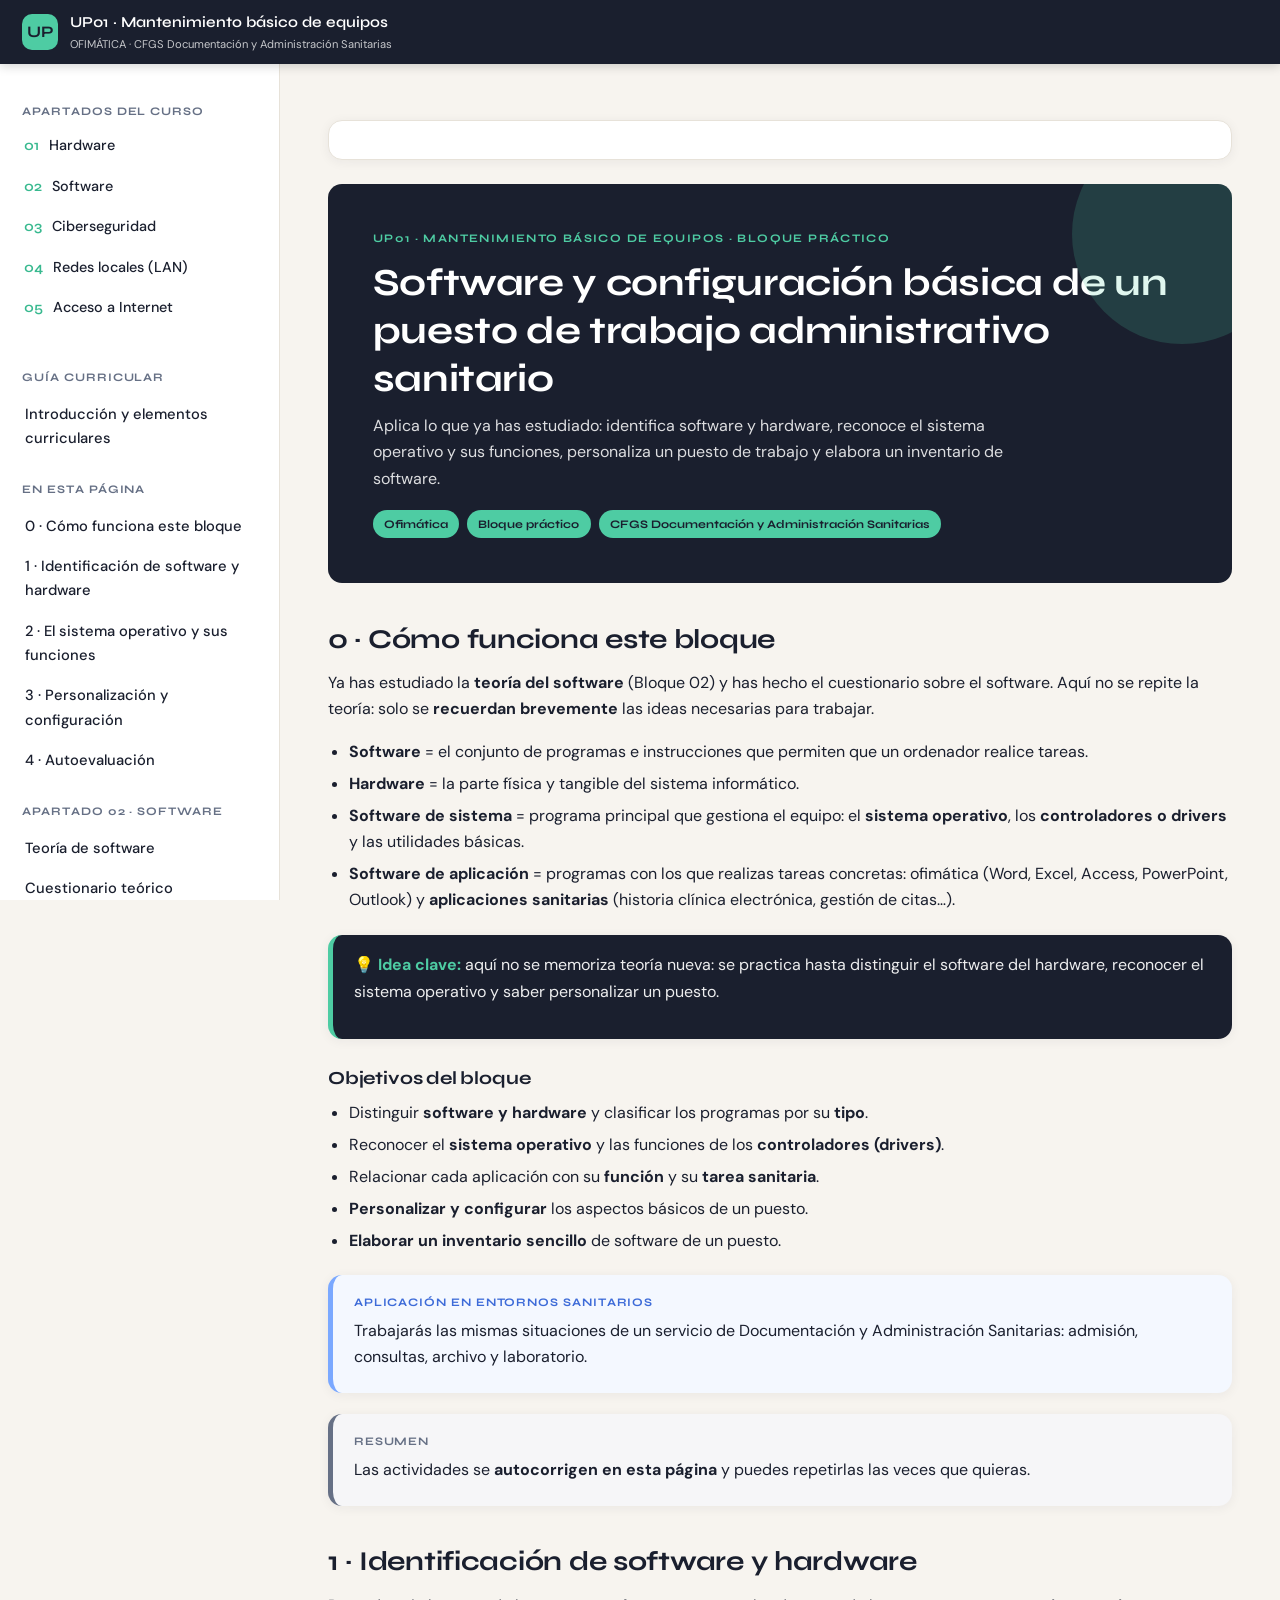
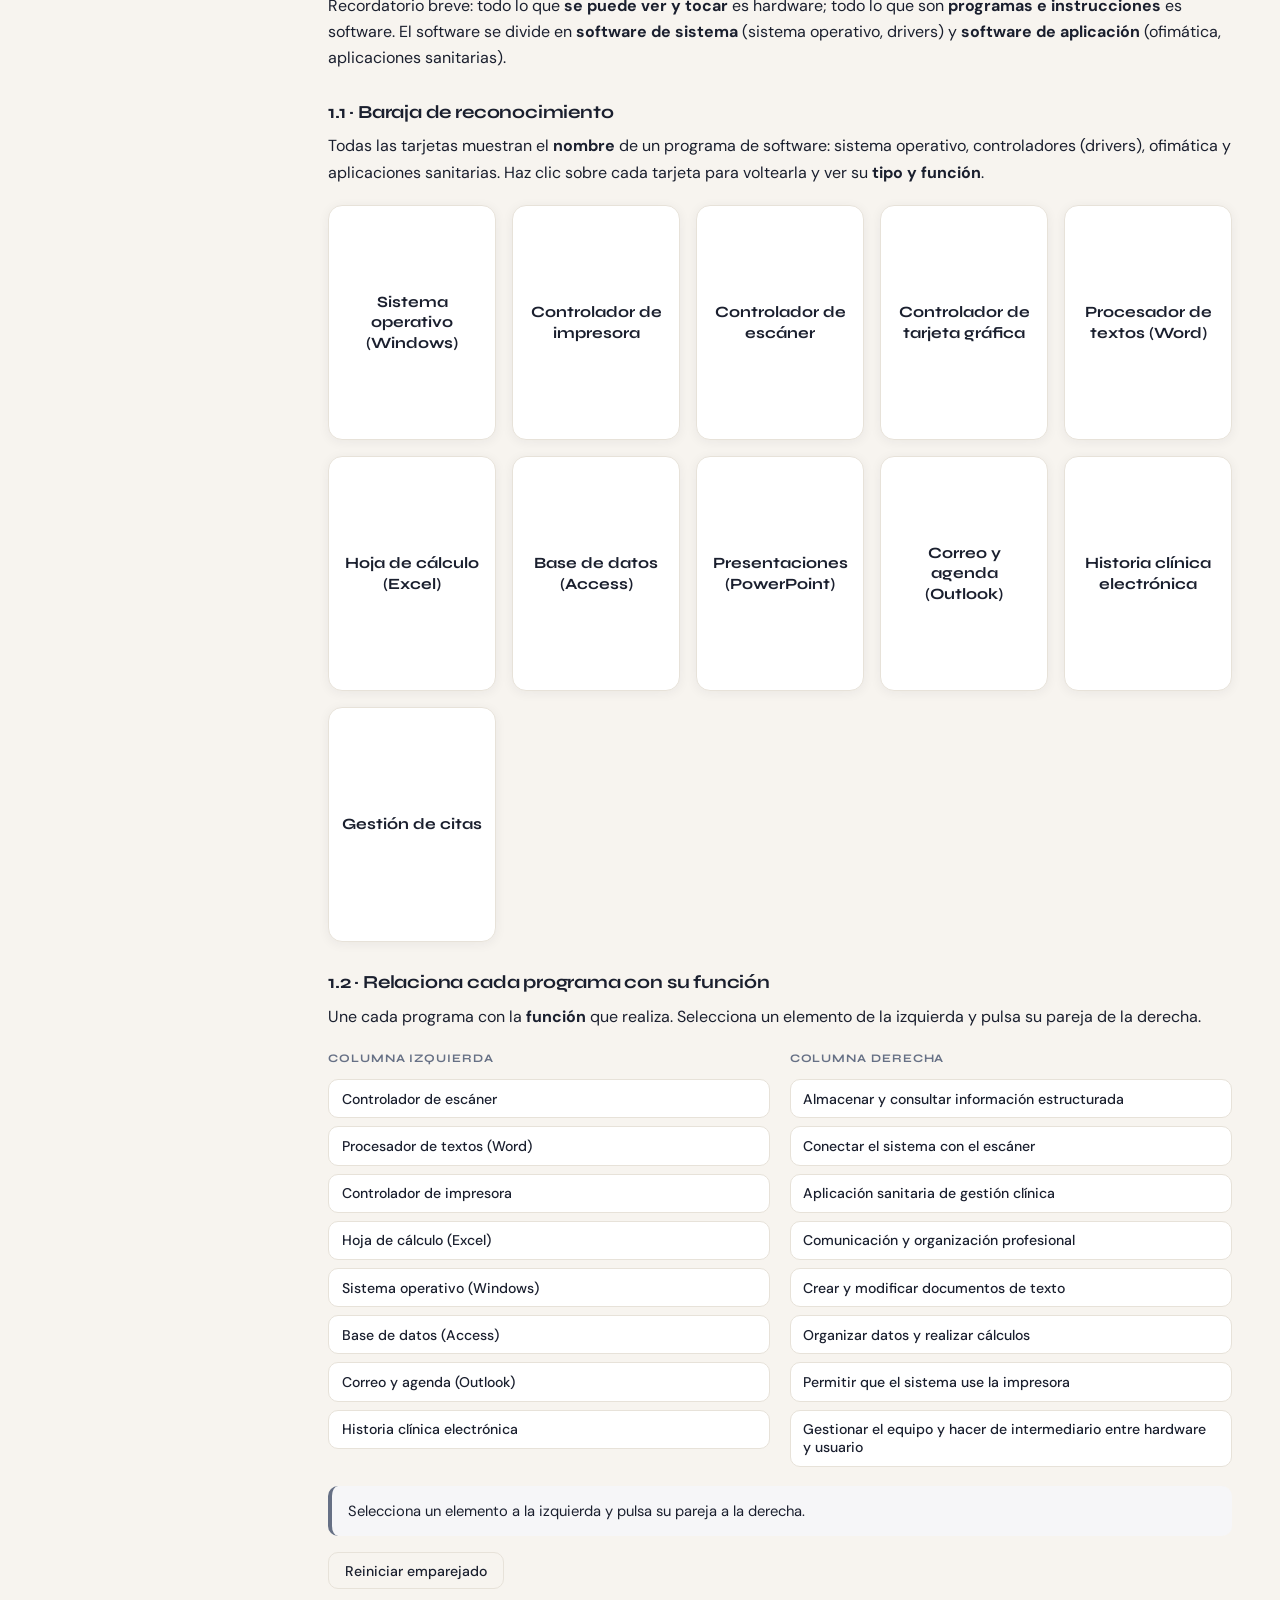
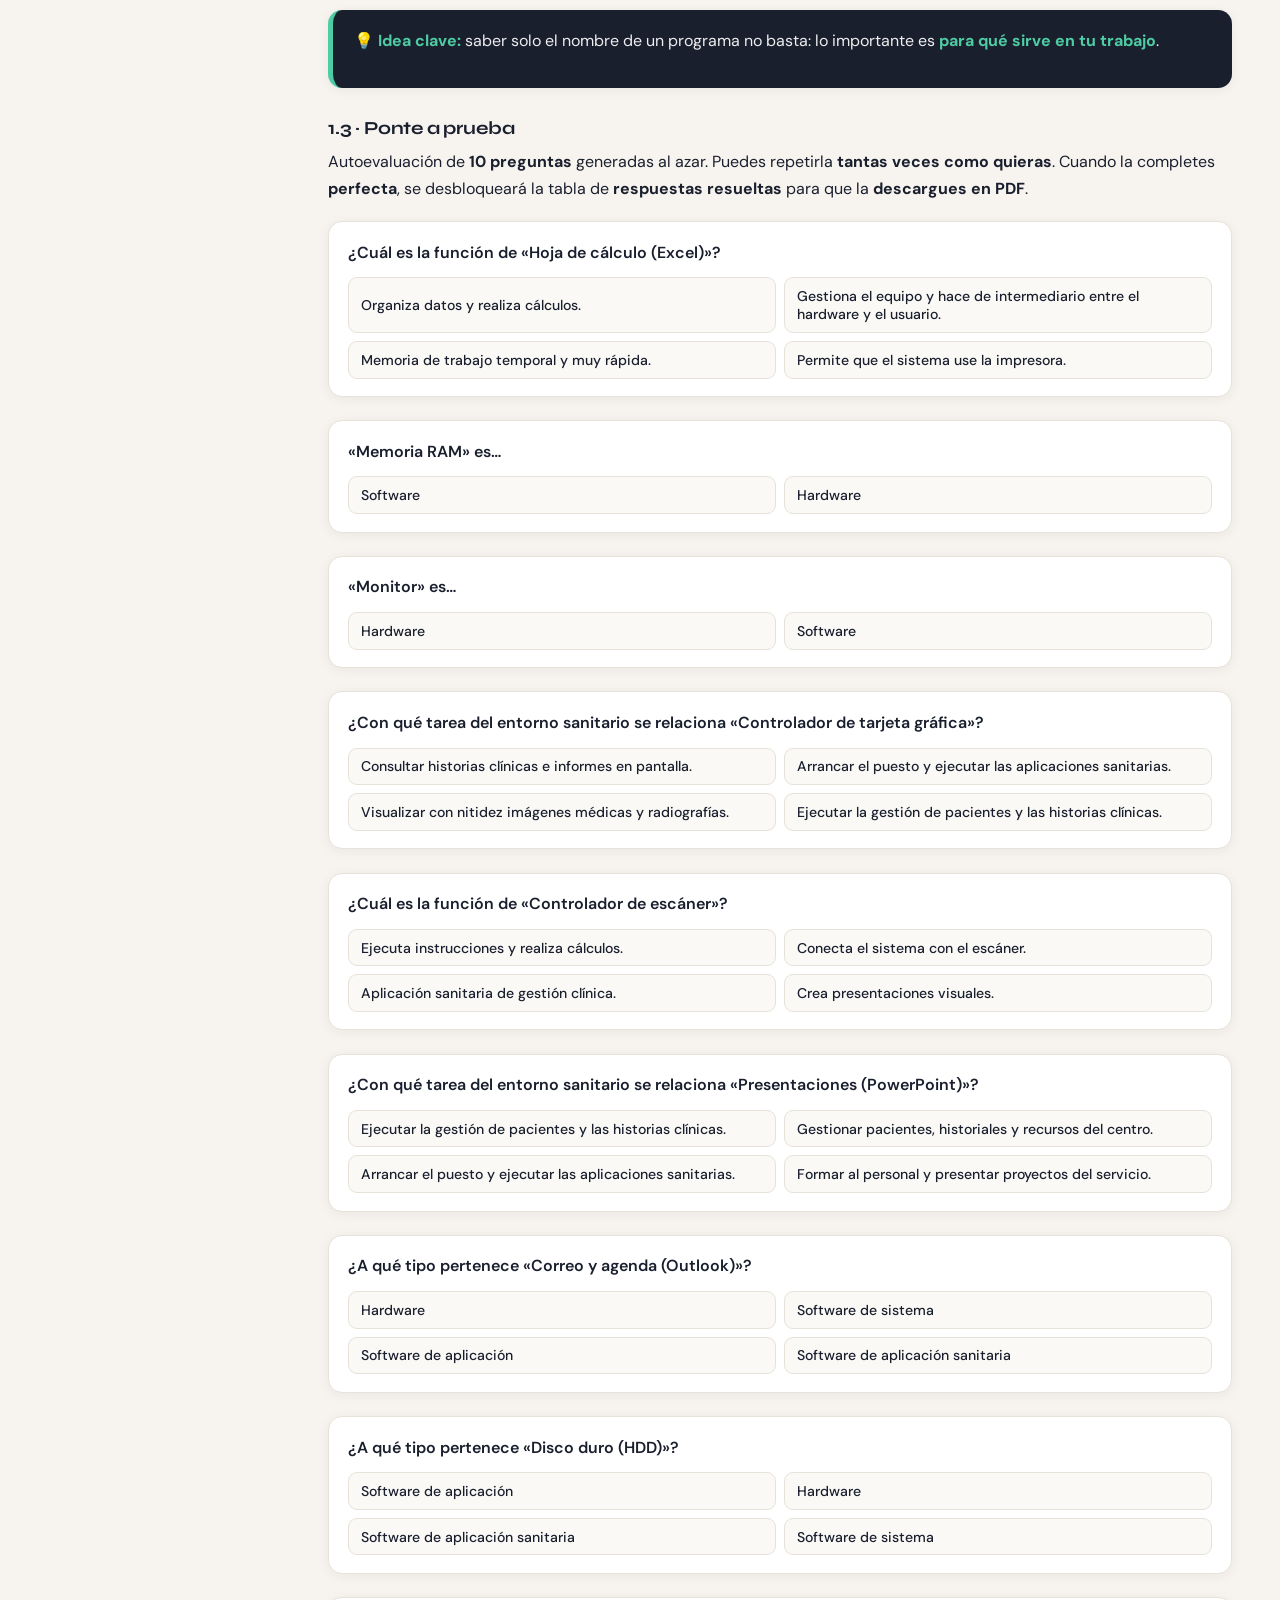
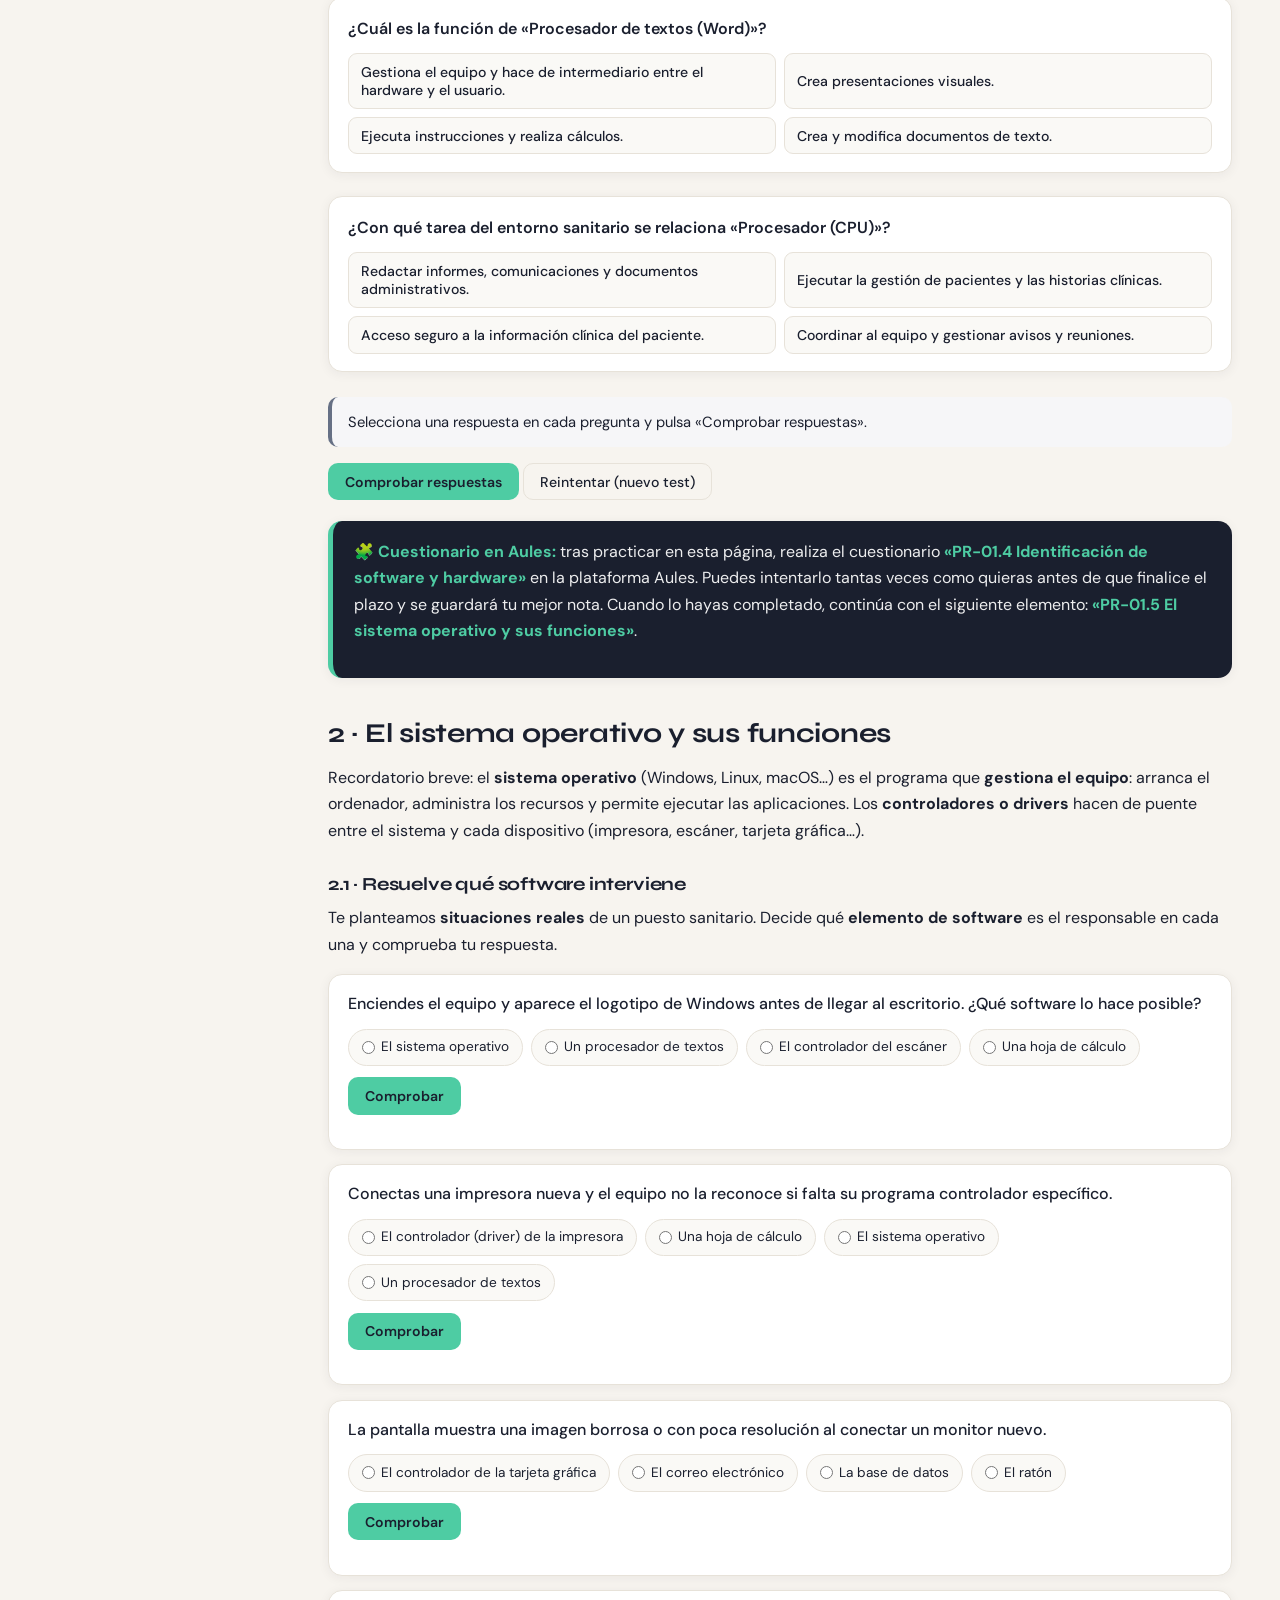
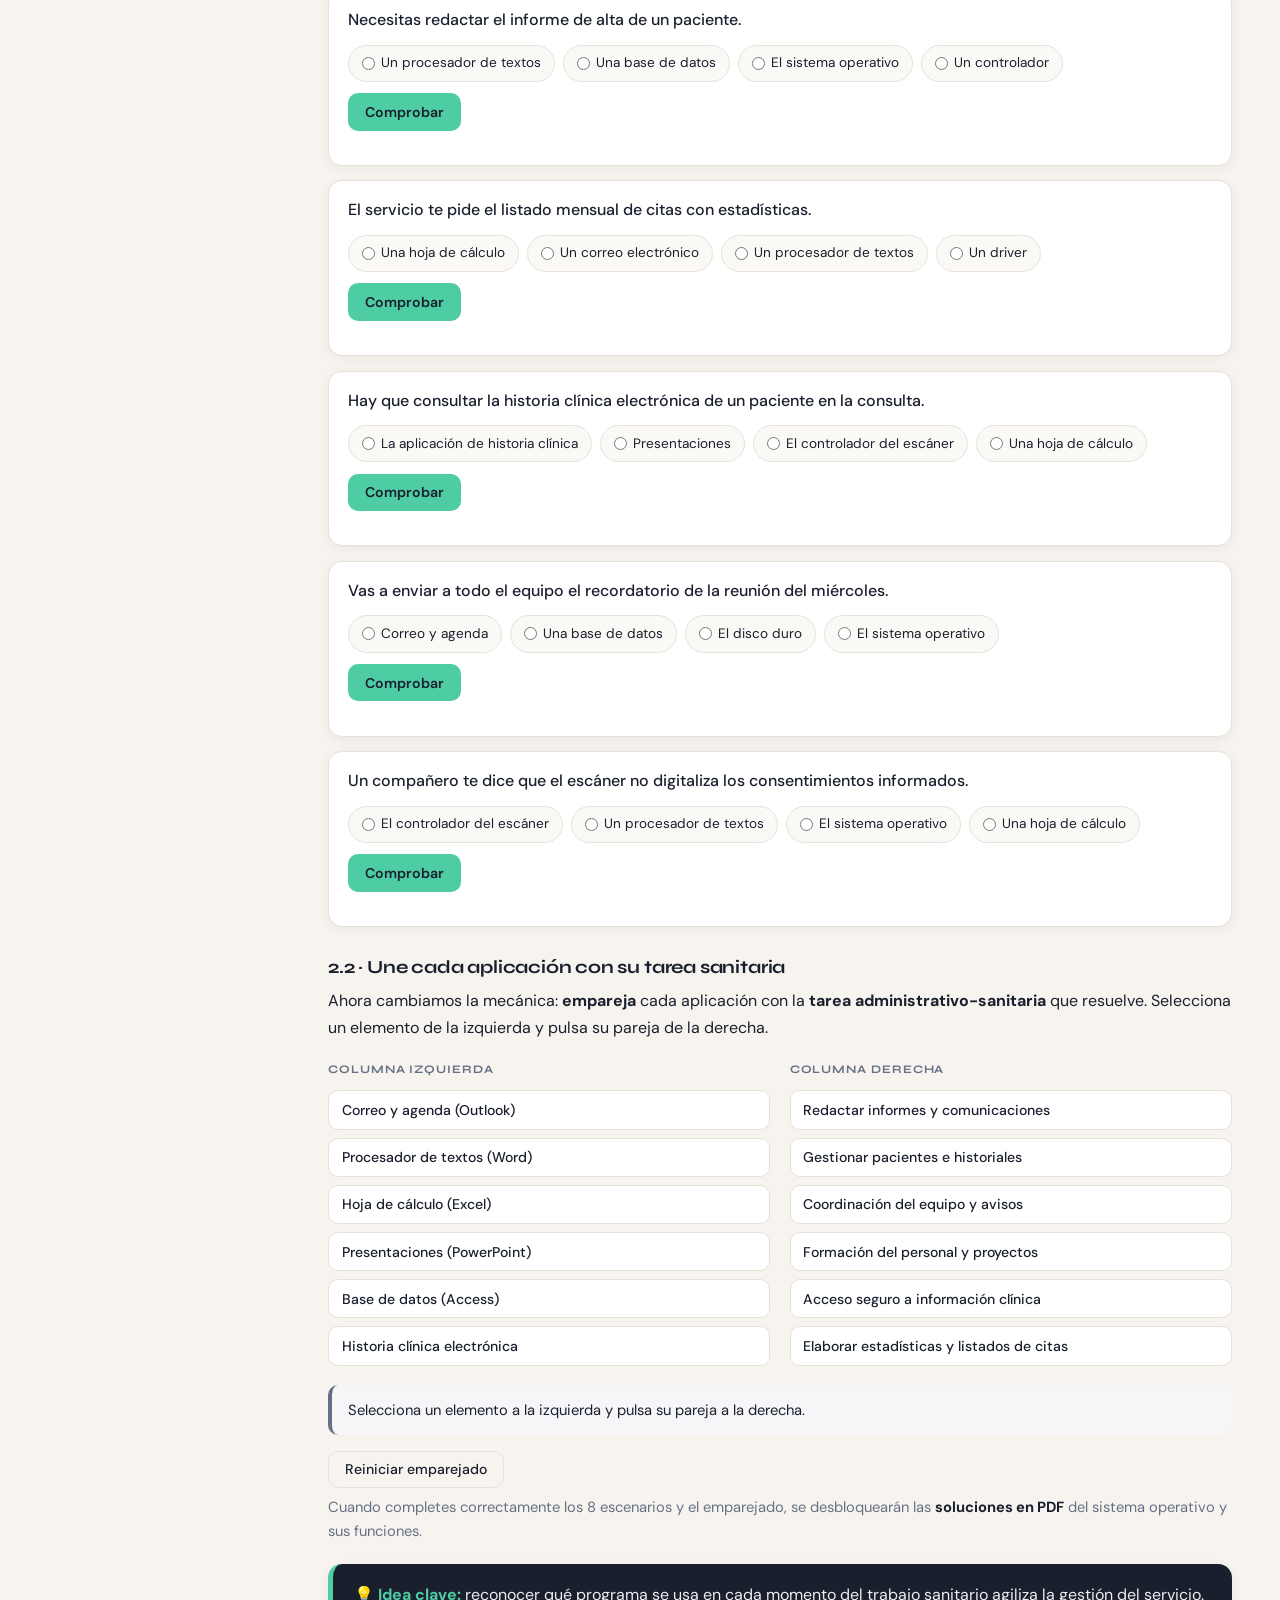
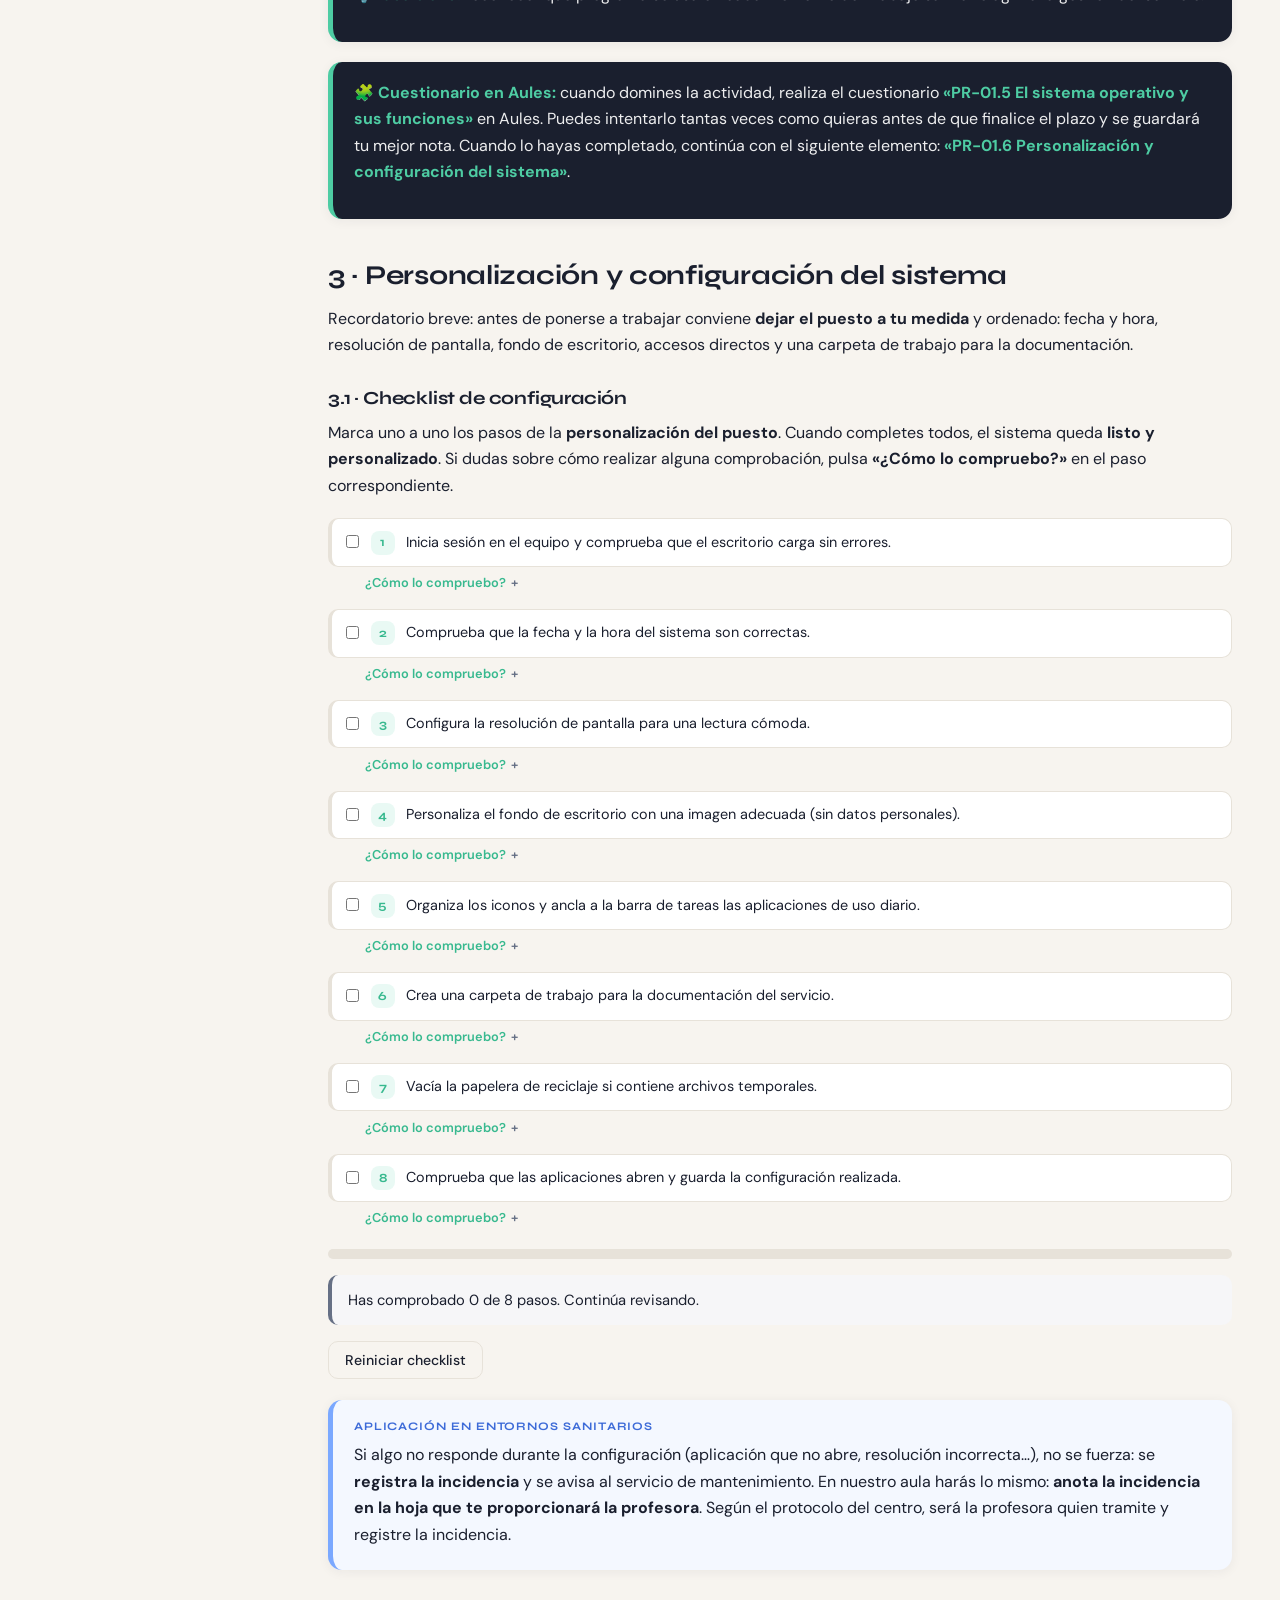
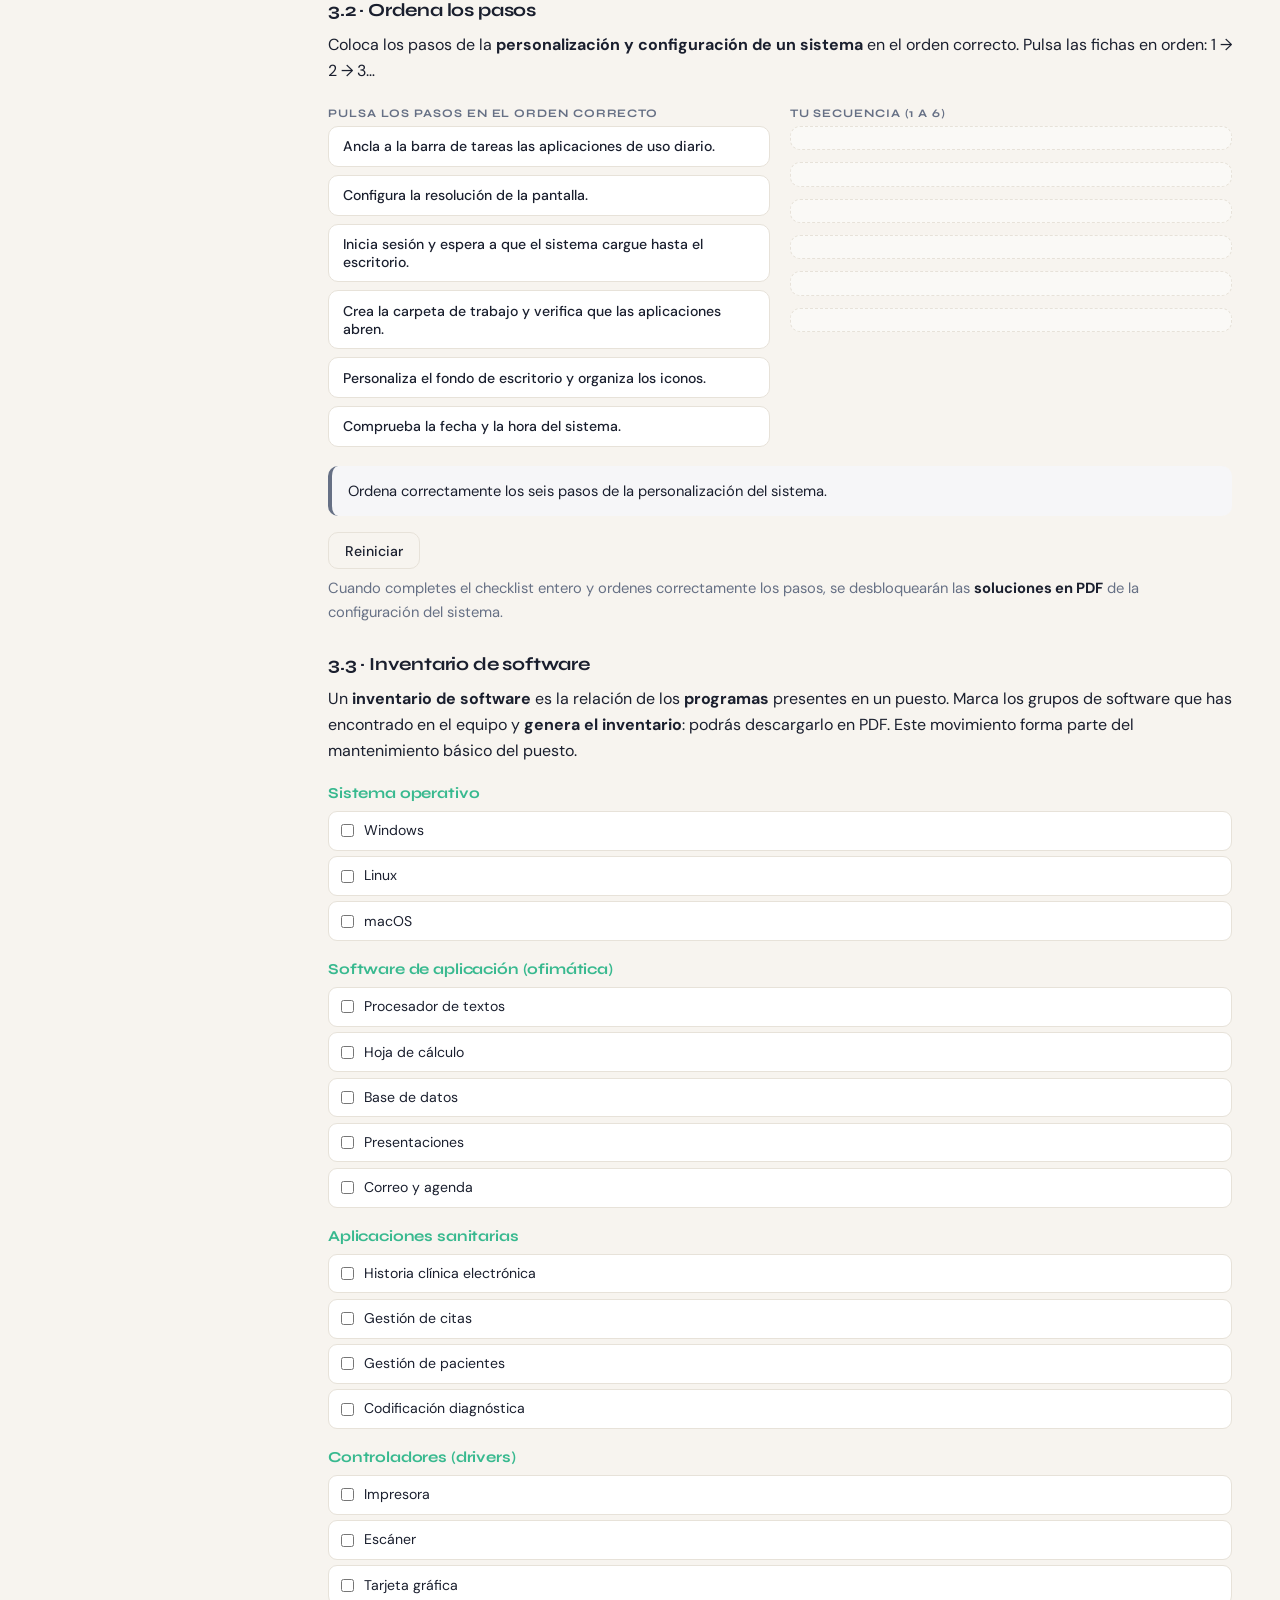
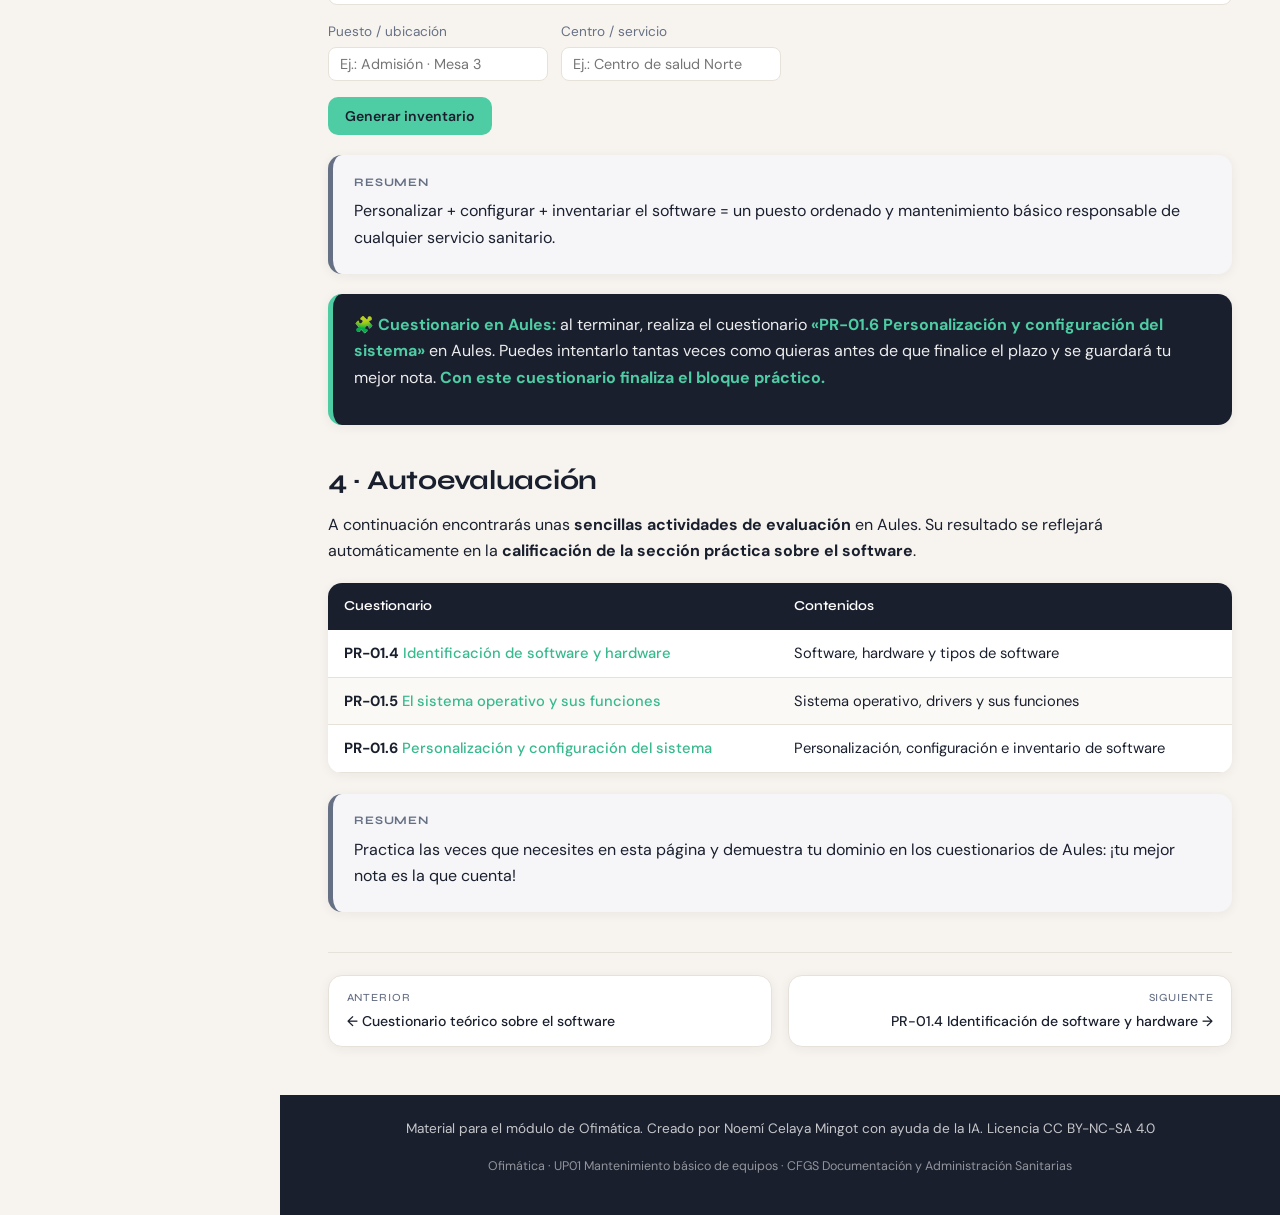
<file: practico-software/index.html>
<!DOCTYPE html>
<html lang="es">
<head>
  <meta charset="UTF-8">
  <meta name="viewport" content="width=device-width, initial-scale=1.0">
  <meta name="description" content="Bloque práctico: software y configuración básica de un puesto de trabajo administrativo sanitario. Identificación de software, el sistema operativo y personalización del sistema. UP01 Mantenimiento básico de equipos.">
  <meta name="author" content="Noemí Celaya Mingot">
  <meta name="license" content="CC BY-NC-SA 4.0">
  <title>Bloque práctico · Software y configuración básica · UP01</title>

  <link rel="preconnect" href="https://fonts.googleapis.com">
  <link rel="preconnect" href="https://fonts.gstatic.com" crossorigin>
  <link href="https://fonts.googleapis.com/css2?family=Syne:wght@500;600;700;800&family=DM+Sans:ital,opsz,wght@0,9..40,300;0,9..40,400;0,9..40,500;0,9..40,600;0,9..40,700;1,9..40,400&display=swap" rel="stylesheet">

  <link rel="stylesheet" href="../css/estilos.css">

  <link rel="icon" type="image/svg+xml" href="data:image/svg+xml,%3Csvg xmlns='http://www.w3.org/2000/svg' viewBox='0 0 32 32'%3E%3Crect width='32' height='32' rx='8' fill='%231A1F2E'/%3E%3Ctext x='16' y='21' font-family='Syne,sans-serif' font-size='14' font-weight='700' fill='%234ECCA3' text-anchor='middle'%3EUP%3C/text%3E%3C/svg%3E">
</head>
<body>

  <!-- ================= CABECERA FIJA ================= -->
  <header class="header">
    <div class="header__brand">
      <button class="header__menu-btn" id="btnMenu" aria-label="Abrir menú" aria-expanded="false" aria-controls="sidebar">☰</button>
      <a href="../index.html">
        <span class="header__logo">UP</span>
        <span class="header__title">
          UP01 · Mantenimiento básico de equipos
          <small>OFIMÁTICA · CFGS Documentación y Administración Sanitarias</small>
        </span>
      </a>
    </div>
  </header>

  <div class="layout">

    <!-- ================= MENÚ LATERAL FIJO ================= -->
    <aside class="sidebar" id="sidebar" aria-label="Menú de navegación">
      <nav>
        <div class="sidebar__section">
          <div class="sidebar__label">Apartados del curso</div>
          <ul class="sidebar__blocks">
            <li class="sidebar__block"><a href="../01-hardware/index.html"><span>01</span> Hardware</a></li>
            <li class="sidebar__block"><a href="../02-software/index.html"><span>02</span> Software</a></li>
            <li class="sidebar__block"><a href="../03-ciberseguridad/index.html"><span>03</span> Ciberseguridad</a></li>
            <li class="sidebar__block"><a href="../04-redes-lan/index.html"><span>04</span> Redes locales (LAN)</a></li>
            <li class="sidebar__block"><a href="../05-acceso-internet/index.html"><span>05</span> Acceso a Internet</a></li>
          </ul>
        </div>
        <div class="sidebar__section">
          <div class="sidebar__label">Guía curricular</div>
          <a class="sidebar__link" href="../00-introduccion-elementos-curriculares/index.html">Introducción y elementos curriculares</a>
        </div>
        <div class="sidebar__section">
          <div class="sidebar__label">En esta página</div>
          <a class="sidebar__link" href="#practico-intro">0 · Cómo funciona este bloque</a>
          <a class="sidebar__link" href="#actividad-1-software-hardware">1 · Identificación de software y hardware</a>
          <a class="sidebar__link" href="#actividad-2-sistema-operativo">2 · El sistema operativo y sus funciones</a>
          <a class="sidebar__link" href="#actividad-3-configuracion">3 · Personalización y configuración</a>
          <a class="sidebar__link" href="#autoevaluacion">4 · Autoevaluación</a>
        </div>
        <div class="sidebar__section">
          <div class="sidebar__label">Apartado 02 · Software</div>
          <a class="sidebar__link" href="../02-software/index.html">Teoría de software</a>
          <a class="sidebar__link" href="https://aules.edu.gva.es/fp/mod/quiz/view.php?id=11402081" target="_blank" rel="noopener">Cuestionario teórico</a>
          <a class="sidebar__link" href="https://aules.edu.gva.es/fp/mod/quiz/view.php?id=11428448" target="_blank" rel="noopener">PR-01.4 · Identificación de software</a>
          <a class="sidebar__link" href="https://aules.edu.gva.es/fp/mod/quiz/view.php?id=11428449" target="_blank" rel="noopener">PR-01.5 · El sistema operativo</a>
          <a class="sidebar__link" href="https://aules.edu.gva.es/fp/mod/quiz/view.php?id=11428451" target="_blank" rel="noopener">PR-01.6 · Configuración del sistema</a>
        </div>
      </nav>
      <div class="sidebar__footer">
        Material para el módulo de Ofimática.<br>
        Creado por Noemí Celaya Mingot con ayuda de la IA.<br>
        Licencia CC BY-NC-SA 4.0
      </div>
    </aside>

    <!-- ================= CONTENIDO PRINCIPAL ================= -->
    <main class="main" id="main">

      <!-- TOC AUTOMÁTICO -->
      <div class="toc" id="toc-automatico"></div>

      <section class="hero">
        <div class="hero__kicker">UP01 · Mantenimiento básico de equipos · Bloque práctico</div>
        <h1>Software y configuración básica de un puesto de trabajo administrativo sanitario</h1>
        <p>Aplica lo que ya has estudiado: identifica software y hardware, reconoce el sistema operativo y sus funciones, personaliza un puesto de trabajo y elabora un inventario de software.</p>
        <div class="hero__badges">
          <span class="hero__badge">Ofimática</span>
          <span class="hero__badge">Bloque práctico</span>
          <span class="hero__badge">CFGS Documentación y Administración Sanitarias</span>
        </div>
      </section>

      <!-- ============ 0 · CÓMO FUNCIONA ============ -->
      <section id="practico-intro">
        <h2>0 · Cómo funciona este bloque</h2>
        <p>Ya has estudiado la <strong>teoría del software</strong> (Bloque 02) y has hecho el cuestionario sobre el software. Aquí no se repite la teoría: solo se <strong>recuerdan brevemente</strong> las ideas necesarias para trabajar.</p>
        <ul>
          <li><strong>Software</strong> = el conjunto de programas e instrucciones que permiten que un ordenador realice tareas.</li>
          <li><strong>Hardware</strong> = la parte física y tangible del sistema informático.</li>
          <li><strong>Software de sistema</strong> = programa principal que gestiona el equipo: el <strong>sistema operativo</strong>, los <strong>controladores o drivers</strong> y las utilidades básicas.</li>
          <li><strong>Software de aplicación</strong> = programas con los que realizas tareas concretas: ofimática (Word, Excel, Access, PowerPoint, Outlook) y <strong>aplicaciones sanitarias</strong> (historia clínica electrónica, gestión de citas…).</li>
        </ul>

        <div class="callout callout--key">
          <p><strong>💡 Idea clave:</strong> aquí no se memoriza teoría nueva: se practica hasta distinguir el software del hardware, reconocer el sistema operativo y saber personalizar un puesto.</p>
        </div>

        <h3>Objetivos del bloque</h3>
        <ul>
          <li>Distinguir <strong>software y hardware</strong> y clasificar los programas por su <strong>tipo</strong>.</li>
          <li>Reconocer el <strong>sistema operativo</strong> y las funciones de los <strong>controladores (drivers)</strong>.</li>
          <li>Relacionar cada aplicación con su <strong>función</strong> y su <strong>tarea sanitaria</strong>.</li>
          <li><strong>Personalizar y configurar</strong> los aspectos básicos de un puesto.</li>
          <li><strong>Elaborar un inventario sencillo</strong> de software de un puesto.</li>
        </ul>

        <div class="callout callout--health">
          <p>Trabajarás las mismas situaciones de un servicio de Documentación y Administración Sanitarias: admisión, consultas, archivo y laboratorio.</p>
        </div>

        <div class="callout callout--summary">
          <p>Las actividades se <strong>autocorrigen en esta página</strong> y puedes repetirlas las veces que quieras.</p>
        </div>
      </section>

      <!-- ============ 1 · IDENTIFICACIÓN ============ -->
      <section id="actividad-1-software-hardware">
        <h2>1 · Identificación de software y hardware</h2>
        <p>Recordatorio breve: todo lo que <strong>se puede ver y tocar</strong> es hardware; todo lo que son <strong>programas e instrucciones</strong> es software. El software se divide en <strong>software de sistema</strong> (sistema operativo, drivers) y <strong>software de aplicación</strong> (ofimática, aplicaciones sanitarias).</p>

        <h3>1.1 · Baraja de reconocimiento</h3>
        <p>Todas las tarjetas muestran el <strong>nombre</strong> de un programa de software: sistema operativo, controladores (drivers), ofimática y aplicaciones sanitarias. Haz clic sobre cada tarjeta para voltearla y ver su <strong>tipo y función</strong>.</p>
        <div id="baraja-soft"></div>

        <h3>1.2 · Relaciona cada programa con su función</h3>
        <p>Une cada programa con la <strong>función</strong> que realiza. Selecciona un elemento de la izquierda y pulsa su pareja de la derecha.</p>
        <div id="empareja-funciones"></div>

        <div class="callout callout--key">
          <p><strong>💡 Idea clave:</strong> saber solo el nombre de un programa no basta: lo importante es <strong>para qué sirve en tu trabajo</strong>.</p>
        </div>

        <h3>1.3 · Ponte a prueba</h3>
        <p>Autoevaluación de <strong>10 preguntas</strong> generadas al azar. Puedes repetirla <strong>tantas veces como quieras</strong>. Cuando la completes <strong>perfecta</strong>, se desbloqueará la tabla de <strong>respuestas resueltas</strong> para que la <strong>descargues en PDF</strong>.</p>
        <div id="ponte-a-prueba-soft"></div>

        <div class="soluciones-panel" id="soluciones-soft-rec" hidden>
          <div class="soluciones-panel__cab">
            <h3>Tabla de respuestas resueltas</h3>
            <div>
              <button type="button" class="btn btn--primary" id="btn-pdf-soluciones-soft-rec">Descargar tabla en PDF</button>
              <button type="button" class="btn btn--ghost" id="btn-cerrar-soluciones-soft-rec">Cerrar</button>
            </div>
          </div>
          <div class="soluciones-panel__cuerpo"></div>
        </div>

        <div class="callout callout--key">
          <p><strong>🧩 Cuestionario en Aules:</strong> tras practicar en esta página, realiza el cuestionario <a href="https://aules.edu.gva.es/fp/mod/quiz/view.php?id=11428448" target="_blank" rel="noopener"><strong>«PR-01.4 Identificación de software y hardware»</strong></a> en la plataforma Aules. Puedes intentarlo tantas veces como quieras antes de que finalice el plazo y se guardará tu mejor nota. Cuando lo hayas completado, continúa con el siguiente elemento: <a href="https://aules.edu.gva.es/fp/mod/quiz/view.php?id=11428449" target="_blank" rel="noopener"><strong>«PR-01.5 El sistema operativo y sus funciones»</strong></a>.</p>
        </div>
      </section>

      <!-- ============ 2 · SISTEMA OPERATIVO ============ -->
      <section id="actividad-2-sistema-operativo">
        <h2>2 · El sistema operativo y sus funciones</h2>
        <p>Recordatorio breve: el <strong>sistema operativo</strong> (Windows, Linux, macOS…) es el programa que <strong>gestiona el equipo</strong>: arranca el ordenador, administra los recursos y permite ejecutar las aplicaciones. Los <strong>controladores o drivers</strong> hacen de puente entre el sistema y cada dispositivo (impresora, escáner, tarjeta gráfica…).</p>

        <h3>2.1 · Resuelve qué software interviene</h3>
        <p>Te planteamos <strong>situaciones reales</strong> de un puesto sanitario. Decide qué <strong>elemento de software</strong> es el responsable en cada una y comprueba tu respuesta.</p>
        <div id="escenarios-soft"></div>

        <h3>2.2 · Une cada aplicación con su tarea sanitaria</h3>
        <p>Ahora cambiamos la mecánica: <strong>empareja</strong> cada aplicación con la <strong>tarea administrativo-sanitaria</strong> que resuelve. Selecciona un elemento de la izquierda y pulsa su pareja de la derecha.</p>
        <div id="empareja-apps"></div>

        <p class="practica__intro">Cuando completes correctamente los 8 escenarios y el emparejado, se desbloquearán las <strong>soluciones en PDF</strong> del sistema operativo y sus funciones.</p>

        <div class="soluciones-panel" id="soluciones-soft-so" hidden>
          <div class="soluciones-panel__cab">
            <h3>Soluciones · El sistema operativo y sus funciones</h3>
            <div>
              <button type="button" class="btn btn--primary" id="btn-pdf-soluciones-soft-so">Descargar soluciones en PDF</button>
              <button type="button" class="btn btn--ghost" id="btn-cerrar-soluciones-soft-so">Cerrar</button>
            </div>
          </div>
          <div class="soluciones-panel__cuerpo"></div>
        </div>

        <div class="callout callout--key">
          <p><strong>💡 Idea clave:</strong> reconocer qué programa se usa en cada momento del trabajo sanitario agiliza la gestión del servicio.</p>
        </div>

        <div class="callout callout--key">
          <p><strong>🧩 Cuestionario en Aules:</strong> cuando domines la actividad, realiza el cuestionario <a href="https://aules.edu.gva.es/fp/mod/quiz/view.php?id=11428449" target="_blank" rel="noopener"><strong>«PR-01.5 El sistema operativo y sus funciones»</strong></a> en Aules. Puedes intentarlo tantas veces como quieras antes de que finalice el plazo y se guardará tu mejor nota. Cuando lo hayas completado, continúa con el siguiente elemento: <a href="https://aules.edu.gva.es/fp/mod/quiz/view.php?id=11428451" target="_blank" rel="noopener"><strong>«PR-01.6 Personalización y configuración del sistema»</strong></a>.</p>
        </div>
      </section>

      <!-- ============ 3 · CONFIGURACIÓN ============ -->
      <section id="actividad-3-configuracion">
        <h2>3 · Personalización y configuración del sistema</h2>
        <p>Recordatorio breve: antes de ponerse a trabajar conviene <strong>dejar el puesto a tu medida</strong> y ordenado: fecha y hora, resolución de pantalla, fondo de escritorio, accesos directos y una carpeta de trabajo para la documentación.</p>

        <h3>3.1 · Checklist de configuración</h3>
        <p>Marca uno a uno los pasos de la <strong>personalización del puesto</strong>. Cuando completes todos, el sistema queda <strong>listo y personalizado</strong>. Si dudas sobre cómo realizar alguna comprobación, pulsa <strong>«¿Cómo lo compruebo?»</strong> en el paso correspondiente.</p>
        <div id="checklist-soft"></div>

        <div class="callout callout--health">
          <p>Si algo no responde durante la configuración (aplicación que no abre, resolución incorrecta…), no se fuerza: se <strong>registra la incidencia</strong> y se avisa al servicio de mantenimiento. En nuestro aula harás lo mismo: <strong>anota la incidencia en la hoja que te proporcionará la profesora</strong>. Según el protocolo del centro, será la profesora quien tramite y registre la incidencia.</p>
        </div>

        <h3>3.2 · Ordena los pasos</h3>
        <p>Coloca los pasos de la <strong>personalización y configuración de un sistema</strong> en el orden correcto. Pulsa las fichas en orden: 1 → 2 → 3…</p>
        <div id="orden-soft"></div>

        <p class="practica__intro">Cuando completes el checklist entero y ordenes correctamente los pasos, se desbloquearán las <strong>soluciones en PDF</strong> de la configuración del sistema.</p>

        <div class="soluciones-panel" id="soluciones-soft-config" hidden>
          <div class="soluciones-panel__cab">
            <h3>Soluciones · Personalización y configuración del sistema</h3>
            <div>
              <button type="button" class="btn btn--primary" id="btn-pdf-soluciones-soft-config">Descargar soluciones en PDF</button>
              <button type="button" class="btn btn--ghost" id="btn-cerrar-soluciones-soft-config">Cerrar</button>
            </div>
          </div>
          <div class="soluciones-panel__cuerpo"></div>
        </div>

        <h3>3.3 · Inventario de software</h3>
        <p>Un <strong>inventario de software</strong> es la relación de los <strong>programas</strong> presentes en un puesto. Marca los grupos de software que has encontrado en el equipo y <strong>genera el inventario</strong>: podrás descargarlo en PDF. Este movimiento forma parte del mantenimiento básico del puesto.</p>
        <div id="inventario-soft"></div>

        <div class="callout callout--summary">
          <p>Personalizar + configurar + inventariar el software = un puesto ordenado y mantenimiento básico responsable de cualquier servicio sanitario.</p>
        </div>

        <div class="callout callout--key">
          <p><strong>🧩 Cuestionario en Aules:</strong> al terminar, realiza el cuestionario <a href="https://aules.edu.gva.es/fp/mod/quiz/view.php?id=11428451" target="_blank" rel="noopener"><strong>«PR-01.6 Personalización y configuración del sistema»</strong></a> en Aules. Puedes intentarlo tantas veces como quieras antes de que finalice el plazo y se guardará tu mejor nota. <strong>Con este cuestionario finaliza el bloque práctico.</strong></p>
        </div>
      </section>

      <!-- ============ 4 · AUTOEVALUACIÓN ============ -->
      <section id="autoevaluacion">
        <h2>4 · Autoevaluación</h2>
        <p>A continuación encontrarás unas <strong>sencillas actividades de evaluación</strong> en Aules. Su resultado se reflejará automáticamente en la <strong>calificación de la sección práctica sobre el software</strong>.</p>
        <div class="table-wrap">
          <table>
            <thead>
              <tr><th>Cuestionario</th><th>Contenidos</th></tr>
            </thead>
            <tbody>
              <tr><td><a href="https://aules.edu.gva.es/fp/mod/quiz/view.php?id=11428448" target="_blank" rel="noopener"><strong>PR-01.4</strong> Identificación de software y hardware</a></td><td>Software, hardware y tipos de software</td></tr>
              <tr><td><a href="https://aules.edu.gva.es/fp/mod/quiz/view.php?id=11428449" target="_blank" rel="noopener"><strong>PR-01.5</strong> El sistema operativo y sus funciones</a></td><td>Sistema operativo, drivers y sus funciones</td></tr>
              <tr><td><a href="https://aules.edu.gva.es/fp/mod/quiz/view.php?id=11428451" target="_blank" rel="noopener"><strong>PR-01.6</strong> Personalización y configuración del sistema</a></td><td>Personalización, configuración e inventario de software</td></tr>
            </tbody>
          </table>
        </div>

        <div class="callout callout--summary">
          <p>Practica las veces que necesites en esta página y demuestra tu dominio en los cuestionarios de Aules: ¡tu mejor nota es la que cuenta!</p>
        </div>
      </section>

      <!-- ============ NAVEGACIÓN PAGINADA ============ -->
      <nav class="page-nav">
        <a class="page-nav__item" href="https://aules.edu.gva.es/fp/mod/quiz/view.php?id=11402081" target="_blank" rel="noopener">
          <small>Anterior</small>
          ← Cuestionario teórico sobre el software
        </a>
        <a class="page-nav__item page-nav__item--next" href="https://aules.edu.gva.es/fp/mod/quiz/view.php?id=11428448" target="_blank" rel="noopener">
          <small>Siguiente</small>
          PR-01.4 Identificación de software y hardware →
        </a>
      </nav>

    </main>

  </div>

  <!-- ================= FOOTER ================= -->
  <footer class="footer">
    <p>Material para el módulo de Ofimática. Creado por Noemí Celaya Mingot con ayuda de la IA. Licencia CC BY-NC-SA 4.0</p>
    <p style="margin-top:0.3rem; font-size:0.78rem; opacity:0.7">
      Ofimática · UP01 Mantenimiento básico de equipos · CFGS Documentación y Administración Sanitarias
    </p>
  </footer>

  <button class="backtotop" id="btnTop" aria-label="Volver arriba">↑</button>

  <script src="../js/navegacion.js"></script>
  <script src="../js/actividades.js"></script>
</body>
</html>
</file>
<file: css/estilos.css>
/* ============================================================
   Material para el módulo de Ofimática · Creado por Noemí Celaya Mingot con ayuda de la IA
   CSS compartido · CC BY-NC-SA 4.0
   Paleta: #1A1F2E · #4ECCA3 · #F7F4EF · #FFFFFF · #667085
   Tipografías: Syne · DM Sans (Google Fonts)
   ============================================================ */

:root {
  --ink: #1A1F2E;
  --accent: #4ECCA3;
  --accent-dark: #38b98f;
  --bg: #F7F4EF;
  --card: #FFFFFF;
  --muted: #667085;
  --border: #E7E2D9;
  --radius: 14px;
  --shadow: 0 2px 12px rgba(26, 31, 46, 0.06);
  --shadow-lg: 0 8px 30px rgba(26, 31, 46, 0.12);
  --header-h: 64px;
  --sidebar-w: 280px;
}

* { box-sizing: border-box; margin: 0; padding: 0; }

html { scroll-behavior: smooth; scroll-padding-top: calc(var(--header-h) + 16px); }

body {
  font-family: "DM Sans", system-ui, -apple-system, "Segoe UI", sans-serif;
  background: var(--bg);
  color: var(--ink);
  line-height: 1.65;
  font-size: 16px;
}

h1, h2, h3, h4, h5, h6 {
  font-family: "Syne", system-ui, sans-serif;
  color: var(--ink);
  line-height: 1.25;
  letter-spacing: -0.01em;
}

h1 { font-size: clamp(1.7rem, 3.5vw, 2.4rem); margin-bottom: 0.8rem; }
h2 { font-size: clamp(1.35rem, 2.5vw, 1.7rem); margin: 2.4rem 0 0.9rem; scroll-margin-top: calc(var(--header-h) + 24px); }
h3 { font-size: 1.15rem; margin: 1.8rem 0 0.6rem; }
h4 { font-size: 1rem; margin: 1.2rem 0 0.4rem; }

p { margin-bottom: 1rem; }
ul, ol { padding-left: 1.3rem; margin-bottom: 1rem; }
li { margin-bottom: 0.35rem; }

a { color: var(--accent-dark); text-decoration: none; font-weight: 500; }
a:hover { text-decoration: underline; }

strong { color: var(--ink); }

/* ---------- CABECERA FIJA ---------- */
.header {
  position: fixed;
  top: 0; left: 0; right: 0;
  height: var(--header-h);
  background: var(--ink);
  color: #fff;
  display: flex;
  align-items: center;
  justify-content: space-between;
  padding: 0 1.4rem;
  z-index: 1000;
  box-shadow: 0 2px 10px rgba(0,0,0,0.18);
}

.header__brand {
  display: flex;
  align-items: center;
  gap: 0.7rem;
  min-width: 0;
}

.header__brand a { color: #fff; text-decoration: none; display: flex; align-items: center; gap: 0.7rem; }

.header__logo {
  width: 36px; height: 36px;
  border-radius: 10px;
  background: var(--accent);
  display: inline-flex;
  align-items: center;
  justify-content: center;
  font-family: "Syne", sans-serif;
  font-weight: 700;
  color: var(--ink);
  flex-shrink: 0;
}

.header__title {
  font-family: "Syne", sans-serif;
  font-weight: 600;
  font-size: 0.95rem;
  white-space: nowrap;
  overflow: hidden;
  text-overflow: ellipsis;
}

.header__title small { display: block; font-family: "DM Sans", sans-serif; font-weight: 400; font-size: 0.7rem; opacity: 0.75; }

.header__menu-btn {
  display: none;
  background: none;
  border: 1px solid rgba(255,255,255,0.35);
  color: #fff;
  width: 42px; height: 38px;
  border-radius: 9px;
  font-size: 1.1rem;
  cursor: pointer;
  flex-shrink: 0;
}

/* ---------- LAYOUT ---------- */
.layout {
  display: flex;
  margin-top: var(--header-h);
  min-height: calc(100vh - var(--header-h));
}

/* ---------- MENÚ LATERAL FIJO ---------- */
.sidebar {
  position: fixed;
  top: var(--header-h);
  bottom: 0;
  left: 0;
  width: var(--sidebar-w);
  background: #fff;
  border-right: 1px solid var(--border);
  overflow-y: auto;
  padding: 1.2rem 0 2rem;
  z-index: 900;
  transition: transform 0.25s ease;
}

.sidebar__section { margin-bottom: 0.2rem; }

.sidebar__label {
  font-family: "Syne", sans-serif;
  font-size: 0.72rem;
  font-weight: 700;
  letter-spacing: 0.08em;
  text-transform: uppercase;
  color: var(--muted);
  padding: 1.2rem 1.4rem 0.4rem;
}

.sidebar__link {
  display: block;
  padding: 0.5rem 1.4rem;
  font-size: 0.92rem;
  color: var(--ink);
  border-left: 3px solid transparent;
  transition: background 0.15s ease, border-color 0.15s ease;
}

.sidebar__link:hover { background: var(--bg); text-decoration: none; border-left-color: var(--accent); }

.sidebar__link.is-active {
  background: rgba(78, 204, 163, 0.12);
  border-left-color: var(--accent);
  font-weight: 600;
}

.sidebar__blocks {
  list-style: none;
  padding: 0;
  margin-bottom: 1.4rem;
}

.sidebar__block { padding: 0 1.4rem; margin-bottom: 0.2rem; }

.sidebar__block a {
  display: block;
  padding: 0.42rem 0.1rem;
  font-size: 0.9rem;
  color: var(--ink);
}

.sidebar__block a span { color: var(--accent-dark); font-family: "Syne", sans-serif; font-weight: 600; margin-right: 0.4rem; }

.sidebar__block a:hover { color: var(--accent-dark); text-decoration: none; }

.sidebar__footer {
  padding: 1.4rem;
  font-size: 0.75rem;
  color: var(--muted);
  border-top: 1px solid var(--border);
  margin-top: 1rem;
}

/* ---------- CONTENIDO PRINCIPAL ---------- */
.main {
  flex: 1;
  margin-left: var(--sidebar-w);
  padding: 2rem clamp(1.2rem, 4vw, 3rem) 3rem;
  max-width: 1100px;
}

/* ---------- PORTADA / HERO ---------- */
.hero {
  background: var(--ink);
  color: #fff;
  border-radius: var(--radius);
  padding: clamp(1.6rem, 4vw, 2.8rem);
  margin-bottom: 2rem;
  position: relative;
  overflow: hidden;
}

.hero::after {
  content: "";
  position: absolute;
  right: -60px; top: -60px;
  width: 220px; height: 220px;
  background: var(--accent);
  opacity: 0.18;
  border-radius: 50%;
}

.hero__kicker {
  font-family: "Syne", sans-serif;
  text-transform: uppercase;
  letter-spacing: 0.12em;
  font-size: 0.72rem;
  font-weight: 700;
  color: var(--accent);
  margin-bottom: 0.7rem;
}

.hero h1 { color: #fff; margin-bottom: 0.6rem; }

.hero p { color: rgba(255,255,255,0.85); max-width: 62ch; margin-bottom: 0.4rem; }

.hero__badges { display: flex; flex-wrap: wrap; gap: 0.5rem; margin-top: 1.1rem; position: relative; z-index: 1; }

.hero__badge {
  background: var(--accent);
  color: var(--ink);
  font-family: "Syne", sans-serif;
  font-size: 0.72rem;
  font-weight: 700;
  padding: 0.3rem 0.7rem;
  border-radius: 99px;
}

/* ---------- TARJETAS ---------- */
.card-grid {
  display: grid;
  grid-template-columns: repeat(auto-fit, minmax(230px, 1fr));
  gap: 1rem;
  margin: 1.2rem 0;
}

.card {
  background: var(--card);
  border-radius: var(--radius);
  padding: 1.2rem 1.3rem;
  box-shadow: var(--shadow);
  border: 1px solid var(--border);
  transition: transform 0.15s ease, box-shadow 0.15s ease;
}

.card:hover { transform: translateY(-2px); box-shadow: var(--shadow-lg); }

.card__icon {
  width: 42px; height: 42px;
  border-radius: 11px;
  background: rgba(78, 204, 163, 0.15);
  display: inline-flex;
  align-items: center;
  justify-content: center;
  font-size: 1.25rem;
  margin-bottom: 0.7rem;
}

.card h3 { font-size: 1rem; margin: 0 0 0.4rem; }
.card p { font-size: 0.9rem; color: var(--muted); margin: 0; }

a.card { color: var(--ink); text-decoration: none; }
a.card:hover { text-decoration: none; color: var(--ink); }

/* ---------- CALL-OUTS ---------- */
.callout {
  border-radius: var(--radius);
  padding: 1.1rem 1.3rem;
  margin: 1.3rem 0;
  border-left: 5px solid var(--accent);
  background: #fff;
  box-shadow: var(--shadow);
}

.callout--key {
  background: var(--ink);
  color: #fff;
  border-left-color: var(--accent);
}

.callout--key strong { color: var(--accent); }
.callout--key p { color: rgba(255,255,255,0.92); }

.callout--health {
  border-left-color: #7aa8ff;
  background: #f4f8ff;
}

.callout--health::before {
  content: "Aplicación en entornos sanitarios";
  display: block;
  font-family: "Syne", sans-serif;
  font-size: 0.72rem;
  font-weight: 700;
  text-transform: uppercase;
  letter-spacing: 0.08em;
  color: #3d6bd8;
  margin-bottom: 0.4rem;
}

.callout--health p { margin-bottom: 0.3rem; color: var(--ink); }

.callout--example {
  border-left-color: #f9a826;
  background: #fffaf0;
}

.callout--example::before {
  content: "Ejemplo práctico";
  display: block;
  font-family: "Syne", sans-serif;
  font-size: 0.72rem;
  font-weight: 700;
  text-transform: uppercase;
  letter-spacing: 0.08em;
  color: #d08a12;
  margin-bottom: 0.4rem;
}

.callout--example p { margin-bottom: 0.3rem; color: var(--ink); }

.callout--summary {
  border-left-color: var(--muted);
  background: #f6f6f8;
}

.callout--summary::before {
  content: "Resumen";
  display: block;
  font-family: "Syne", sans-serif;
  font-size: 0.72rem;
  font-weight: 700;
  text-transform: uppercase;
  letter-spacing: 0.08em;
  color: var(--muted);
  margin-bottom: 0.4rem;
}

.callout--summary p { margin-bottom: 0.3rem; color: var(--ink); }

.callout--reflect {
  border-left-color: #b07ae8;
  background: #faf5ff;
}

.callout--reflect::before {
  content: "Pregunta para reflexionar";
  display: block;
  font-family: "Syne", sans-serif;
  font-size: 0.72rem;
  font-weight: 700;
  text-transform: uppercase;
  letter-spacing: 0.08em;
  color: #8843c9;
  margin-bottom: 0.4rem;
}

/* ---------- TABLAS ---------- */
.table-wrap { overflow-x: auto; margin: 1.2rem 0; border-radius: var(--radius); box-shadow: var(--shadow); }

table {
  width: 100%;
  border-collapse: collapse;
  background: #fff;
  font-size: 0.92rem;
}

th {
  background: var(--ink);
  color: #fff;
  font-family: "Syne", sans-serif;
  font-weight: 600;
  text-align: left;
  padding: 0.75rem 1rem;
  font-size: 0.85rem;
}

td {
  padding: 0.7rem 1rem;
  border-bottom: 1px solid var(--border);
  vertical-align: top;
}

tr:nth-child(even) td { background: #faf9f6; }

/* ---------- FIGURAS E IMÁGENES ---------- */
figure { margin: 1.6rem auto; }
figure img { max-width: 100%; height: auto; border-radius: var(--radius); box-shadow: var(--shadow); }
figcaption { font-size: 0.8rem; color: var(--muted); margin-top: 0.5rem; text-align: center; }

.image-figure {
  max-width: 920px;
}
.image-figure--wide { max-width: 100%; }
.image-figure--centered { max-width: 640px; }
.image-figure img {
  width: 100%;
  display: block;
  border-radius: var(--radius);
  box-shadow: var(--shadow-lg);
}
.image-figure figcaption {
  font-size: 0.82rem;
  color: var(--muted);
  margin-top: 0.6rem;
  text-align: center;
}

.image-grid {
  display: grid;
  grid-template-columns: repeat(auto-fit, minmax(190px, 1fr));
  gap: 1rem;
  margin: 1.5rem 0;
}

.image-grid--2 { grid-template-columns: repeat(auto-fit, minmax(250px, 1fr)); }

.image-card {
  background: var(--card);
  border: 1px solid var(--border);
  border-radius: var(--radius);
  box-shadow: var(--shadow);
  overflow: hidden;
  transition: transform 0.15s ease, box-shadow 0.15s ease;
}

.image-card:hover { transform: translateY(-2px); box-shadow: var(--shadow-lg); }

.image-card img {
  width: 100%;
  height: 180px;
  object-fit: cover;
  display: block;
  background: #fff;
}

.image-card figcaption {
  padding: 0.7rem 0.9rem;
  font-size: 0.82rem;
  font-weight: 600;
  color: var(--ink);
  text-align: center;
  margin: 0;
}

/* ---------- LIGHTBOX (vista ampliada de imágenes) ---------- */
.image-figure img, .image-card img, .test__prompt img, .soluciones-panel img { cursor: zoom-in; }

.lightbox {
  position: fixed;
  inset: 0;
  z-index: 2000;
  display: flex;
  align-items: center;
  justify-content: center;
  background: rgba(26, 31, 46, 0.92);
  padding: 1.5rem;
  animation: lightbox-in 0.18s ease;
}

@keyframes lightbox-in {
  from { opacity: 0; }
  to { opacity: 1; }
}

.lightbox.is-hidden { display: none; }

.lightbox__contenido {
  margin: 0;
  max-width: 92vw;
  max-height: 88vh;
  display: flex;
  flex-direction: column;
  align-items: center;
  gap: 0.5rem;
}

.lightbox__contenido img {
  max-width: 92vw;
  max-height: 78vh;
  width: auto;
  height: auto;
  border-radius: var(--radius);
  box-shadow: var(--shadow-lg);
  background: #fff;
}

.lightbox__contenido figcaption {
  margin: 0;
  color: #fff;
  font-size: 0.9rem;
  text-align: center;
}

.lightbox__cerrar {
  position: absolute;
  top: 1rem;
  right: 1.2rem;
  width: 42px;
  height: 42px;
  border: none;
  border-radius: 50%;
  background: rgba(255, 255, 255, 0.14);
  color: #fff;
  font-size: 1.2rem;
  line-height: 1;
  cursor: pointer;
  display: flex;
  align-items: center;
  justify-content: center;
  transition: background 0.15s ease;
}

.lightbox__cerrar:hover { background: rgba(255, 255, 255, 0.3); }

body.has-lightbox { overflow: hidden; }

@media print {
  .lightbox { display: none !important; }
}

/* ---------- TOC (navegación interna) ---------- */
.toc {
  background: #fff;
  border: 1px solid var(--border);
  border-radius: var(--radius);
  padding: 1.2rem 1.4rem;
  margin: 1.5rem 0;
  box-shadow: var(--shadow);
}

.toc__title {
  font-family: "Syne", sans-serif;
  font-size: 0.78rem;
  font-weight: 700;
  text-transform: uppercase;
  letter-spacing: 0.08em;
  color: var(--muted);
  margin-bottom: 0.8rem;
}

.toc ol { list-style: none; padding-left: 0; counter-reset: toc; margin: 0; }

.toc li { counter-increment: toc; margin-bottom: 0.3rem; }

.toc li a {
  display: flex;
  align-items: baseline;
  gap: 0.6rem;
  color: var(--ink);
  font-size: 0.92rem;
  padding: 0.25rem 0;
}

.toc li a::before {
  content: counter(toc, decimal-leading-zero);
  font-family: "Syne", sans-serif;
  font-size: 0.72rem;
  font-weight: 700;
  color: var(--accent-dark);
}

.toc li a:hover { color: var(--accent-dark); text-decoration: none; }

/* ---------- BADGES DE CRITERIOS ---------- */
.ce-list { list-style: none; padding: 0; margin: 1rem 0; }

.ce-list li {
  background: #fff;
  border: 1px solid var(--border);
  border-left: 4px solid var(--accent);
  border-radius: 10px;
  padding: 0.7rem 1rem;
  margin-bottom: 0.5rem;
  font-size: 0.92rem;
  display: flex;
  gap: 0.7rem;
  align-items: flex-start;
}

.ce-list li .ce-letter {
  font-family: "Syne", sans-serif;
  font-weight: 700;
  color: var(--accent-dark);
  background: rgba(78,204,163,0.12);
  border-radius: 8px;
  flex-shrink: 0;
  width: 26px; height: 26px;
  display: inline-flex;
  align-items: center;
  justify-content: center;
  font-size: 0.78rem;
}

/* ---------- PROGRESS / TIMELINE ---------- */
.timeline { list-style: none; padding: 0; margin: 1.2rem 0; }

.timeline li {
  position: relative;
  padding: 0 0 1.2rem 2rem;
  border-left: 2px solid var(--border);
  margin-left: 0.5rem;
}

.timeline li:last-child { border-left-color: transparent; }

.timeline li::before {
  content: "";
  position: absolute;
  left: -7px; top: 4px;
  width: 12px; height: 12px;
  border-radius: 50%;
  background: var(--accent);
  border: 2px solid #fff;
  box-shadow: 0 0 0 2px var(--accent);
}

.timeline strong { display: block; font-family: "Syne", sans-serif; font-size: 0.95rem; }
.timeline p { margin: 0.2rem 0 0; font-size: 0.9rem; color: var(--muted); }

/* ---------- STEP CARDS ---------- */
.steps { display: grid; gap: 1rem; margin: 1.2rem 0; counter-reset: step; }

.step {
  background: #fff;
  border: 1px solid var(--border);
  border-radius: var(--radius);
  padding: 1.1rem 1.3rem;
  box-shadow: var(--shadow);
  display: flex;
  gap: 1rem;
  counter-increment: step;
}

.step__num {
  font-family: "Syne", sans-serif;
  font-weight: 700;
  color: var(--accent-dark);
  background: rgba(78,204,163,0.12);
  border-radius: 10px;
  min-width: 38px; height: 38px;
  display: inline-flex;
  align-items: center;
  justify-content: center;
  font-size: 1.05rem;
  flex-shrink: 0;
}

.step h3, .step h4 { margin-top: 0; }
.step p { margin-bottom: 0; font-size: 0.92rem; }

/* ---------- NAVEGACIÓN PAGINADA ---------- */
.page-nav {
  display: flex;
  justify-content: space-between;
  gap: 1rem;
  margin-top: 2.5rem;
  padding-top: 1.4rem;
  border-top: 1px solid var(--border);
}

.page-nav__item {
  background: #fff;
  border: 1px solid var(--border);
  border-radius: var(--radius);
  padding: 0.8rem 1.1rem;
  box-shadow: var(--shadow);
  font-size: 0.88rem;
  color: var(--ink);
  transition: transform 0.15s ease, box-shadow 0.15s ease;
  flex: 1;
}

.page-nav__item:hover { text-decoration: none; transform: translateY(-2px); box-shadow: var(--shadow-lg); }

.page-nav__item small { display: block; font-family: "Syne", sans-serif; font-size: 0.68rem; text-transform: uppercase; letter-spacing: 0.08em; color: var(--muted); margin-bottom: 0.2rem; }

.page-nav__item--next { text-align: right; }

/* ---------- FOOTER ---------- */
.footer {
  background: var(--ink);
  color: rgba(255,255,255,0.75);
  text-align: center;
  padding: 1.4rem 1rem;
  font-size: 0.85rem;
  margin-left: var(--sidebar-w);
}

.footer a { color: var(--accent); }

/* ---------- RESPONSIVE ---------- */
@media (max-width: 900px) {
  .header__menu-btn { display: inline-flex; align-items: center; justify-content: center; }

  .sidebar {
    transform: translateX(-100%);
    box-shadow: var(--shadow-lg);
  }

  .sidebar.is-open { transform: translateX(0); }

  .main { margin-left: 0; padding: 1.4rem 1rem 2.5rem; }
  .footer { margin-left: 0; }

  .card-grid { grid-template-columns: 1fr; }
  .image-grid { grid-template-columns: repeat(auto-fit, minmax(150px, 1fr)); }
}

@media (min-width: 901px) {
  .sidebar { transform: translateX(0); }
}

@media (max-width: 480px) {
  .header__title { font-size: 0.8rem; }
  .page-nav { flex-direction: column; }
  .page-nav__item--next { text-align: left; }
}

/* ---------- BACK TO TOP ---------- */
.backtotop {
  position: fixed;
  right: 1.2rem;
  bottom: 1.2rem;
  width: 44px; height: 44px;
  border-radius: 12px;
  background: var(--ink);
  color: var(--accent);
  border: none;
  font-size: 1.1rem;
  cursor: pointer;
  box-shadow: var(--shadow-lg);
  z-index: 1100;
  display: none;
  align-items: center;
  justify-content: center;
}

.backtotop.is-visible { display: inline-flex; }

/* ---------- ACTIVIDADES INTERACTIVAS ---------- */
.practica { margin: 1.6rem 0; }
.practica__intro { font-size: 0.92rem; color: var(--muted); margin-bottom: 0.4rem; }

.btn {
  display: inline-flex; align-items: center; gap: 0.45rem;
  border: 1px solid var(--border); background: #fff; color: var(--ink);
  font: 500 0.88rem "DM Sans", sans-serif;
  padding: 0.55rem 1rem; border-radius: 10px; cursor: pointer;
  transition: transform 0.12s ease, box-shadow 0.12s ease, background 0.12s ease;
}
.btn:hover { transform: translateY(-1px); box-shadow: var(--shadow); }
.btn--primary { background: var(--accent); color: var(--ink); border-color: transparent; font-weight: 600; }
.btn--primary:hover { background: var(--accent-dark); }
.btn--ghost { background: transparent; }
.btn[disabled] { opacity: 0.5; cursor: not-allowed; transform: none; box-shadow: none; }

.feedback {
  margin: 1rem 0; padding: 0.8rem 1rem; border-radius: 10px; font-size: 0.92rem;
  border-left: 4px solid var(--muted); background: #f6f6f8;
}
.feedback--ok { border-left-color: var(--accent-dark); background: #effaf5; }
.feedback--bad { border-left-color: #e05d5d; background: #fdf1f1; }
.feedback p { margin: 0; }

.progreso { height: 10px; border-radius: 99px; background: var(--border); overflow: hidden; margin: 0.8rem 0 0.2rem; }
.progreso__relleno { height: 100%; width: 0; background: var(--accent); border-radius: 99px; transition: width 0.3s ease; }

/* Baraja de reconocimiento */
.baraja { display: grid; grid-template-columns: repeat(auto-fill, minmax(165px, 1fr)); gap: 1rem; margin: 1.2rem 0; }
.baraja__card { display: block; width: 100%; border: 0; background: none; padding: 0; perspective: 1000px; height: 235px; cursor: pointer; }
.baraja__inner {
  display: block; position: relative; width: 100%; height: 100%;
  transform-style: preserve-3d; transition: transform 0.45s ease;
}
.baraja__card.is-flipped .baraja__inner { transform: rotateY(180deg); }
.baraja__cara {
  position: absolute; inset: 0; backface-visibility: hidden; -webkit-backface-visibility: hidden;
  border-radius: var(--radius); border: 1px solid var(--border); background: #fff;
  box-shadow: var(--shadow); display: flex; flex-direction: column; overflow: hidden;
}
.baraja__cara img { width: 100%; height: 145px; object-fit: contain; padding: 0.6rem; background: #fff; display: block; margin: 0; box-shadow: none; }
.baraja__cara--txt { align-items: center; justify-content: center; }
.baraja__chip {
  display: flex; align-items: center; justify-content: center; width: 100%; height: 145px;
  padding: 0.75rem; font-family: "Syne", sans-serif; font-weight: 700; font-size: 0.98rem;
  line-height: 1.3; text-align: center; color: var(--ink);
}
.chip-celda {
  display: inline-flex; align-items: center; justify-content: center; min-height: 42px;
  padding: 0.3rem 0.7rem; font-family: "Syne", sans-serif; font-weight: 700; font-size: 0.85rem;
  line-height: 1.25; text-align: center; color: var(--ink); background: #f7f4ef;
  border: 1px solid var(--border); border-radius: 8px;
}
.baraja__cara--tras { transform: rotateY(180deg); background: var(--ink); border-color: var(--ink); padding: 0.9rem; color: #fff; justify-content: center; text-align: center; }
.baraja__tras-tipo {
  align-self: center; font-family: "Syne", sans-serif; font-size: 0.68rem; font-weight: 700;
  text-transform: uppercase; letter-spacing: 0.08em; color: var(--accent);
  border: 1px solid rgba(255,255,255,0.25); padding: 0.2rem 0.6rem; border-radius: 99px; margin-bottom: 0.6rem;
}
.baraja__tras-nombre { font-family: "Syne", sans-serif; font-weight: 700; font-size: 0.95rem; margin-bottom: 0.5rem; }
.baraja__tras-funcion { font-size: 0.8rem; line-height: 1.45; color: rgba(255,255,255,0.85); }

/* Emparejado */
.match { display: grid; grid-template-columns: 1fr 1fr; gap: 1.2rem; margin: 1.2rem 0; }
.match__col { display: flex; flex-direction: column; gap: 0.5rem; }
.match__title { font-family: "Syne", sans-serif; font-size: 0.72rem; font-weight: 700; text-transform: uppercase; letter-spacing: 0.08em; color: var(--muted); margin-bottom: 0.2rem; }
.match__item {
  text-align: left; border: 1px solid var(--border); background: #fff; border-radius: 10px;
  padding: 0.6rem 0.8rem; font: 500 0.88rem "DM Sans", sans-serif; color: var(--ink); cursor: pointer;
  transition: border-color 0.12s ease, background 0.12s ease, transform 0.12s ease;
  display: flex; align-items: center; gap: 0.6rem;
}
.match__item img { width: 52px; height: 34px; object-fit: contain; margin: 0; box-shadow: none; border-radius: 6px; background: #fff; border: 1px solid var(--border); }
.match__item:hover { border-color: var(--accent); transform: translateY(-1px); }
.match__item.is-pending { border-color: var(--accent); background: rgba(78,204,163,0.12); }
.match__item.is-ok { border-color: var(--accent-dark); background: #effaf5; cursor: default; }
.match__item.is-bad { border-color: #e05d5d; background: #fdf1f1; }
.match__item[disabled] { opacity: 0.95; }

/* Autoevaluación */
.test { list-style: none; padding: 0; margin: 1.2rem 0; display: flex; flex-direction: column; gap: 1.1rem; }
.test__q { background: #fff; border: 1px solid var(--border); border-radius: var(--radius); padding: 1.1rem 1.2rem; box-shadow: var(--shadow); }
.test__prompt { font-weight: 600; margin-bottom: 0.7rem; display: flex; align-items: center; gap: 0.8rem; }
.test__prompt img { width: 84px; height: 56px; object-fit: contain; border-radius: 8px; border: 1px solid var(--border); background: #fff; margin: 0; box-shadow: none; }
.test__opciones { display: grid; grid-template-columns: 1fr 1fr; gap: 0.5rem; }
.test__op {
  text-align: left; border: 1px solid var(--border); background: #faf9f6; border-radius: 9px;
  padding: 0.55rem 0.75rem; font: 500 0.88rem "DM Sans", sans-serif; color: var(--ink); cursor: pointer;
}
.test__op:hover { border-color: var(--accent); }
.test__op.is-selected { border-color: var(--accent); background: rgba(78,204,163,0.14); }
.test__op.is-correct, .test__op.is-revelado { border-color: var(--accent-dark); background: #effaf5; }
.test__op.is-wrong { border-color: #e05d5d; background: #fdf1f1; }

/* Escenarios de conexión */
.escenario { background: #fff; border: 1px solid var(--border); border-radius: var(--radius); padding: 1rem 1.2rem; margin-bottom: 0.9rem; box-shadow: var(--shadow); }
.escenario p { margin-bottom: 0.7rem; font-weight: 500; }
.escenario__opciones { display: flex; flex-wrap: wrap; gap: 0.5rem; margin-bottom: 0.7rem; }
.escenario__opt {
  display: inline-flex; align-items: center; gap: 0.4rem; border: 1px solid var(--border);
  background: #faf9f6; border-radius: 99px; padding: 0.4rem 0.8rem; cursor: pointer; font-size: 0.85rem;
  transition: border-color 0.12s ease, background 0.12s ease;
}
.escenario__opt input { accent-color: var(--accent-dark); margin: 0; }
.escenario__opt.is-sel { border-color: var(--accent); background: rgba(78,204,163,0.14); }
.escenario__mensaje { font-size: 0.88rem; min-height: 1.3em; }
.escenario__mensaje.ok { color: var(--accent-dark); font-weight: 600; }
.escenario__mensaje.bad { color: #c94444; font-weight: 600; }

/* Checklist */
.checklist { list-style: none; padding: 0; margin: 1.2rem 0 0.6rem; display: flex; flex-direction: column; gap: 0.5rem; }
.checklist__fila {
  display: flex; align-items: flex-start; gap: 0.7rem; background: #fff; border: 1px solid var(--border);
  border-left: 4px solid var(--border); border-radius: 10px; padding: 0.7rem 0.9rem; cursor: pointer; font-size: 0.9rem;
  transition: border-color 0.15s ease, background 0.15s ease;
}
.checklist__fila.is-hecho { border-left-color: var(--accent-dark); background: #effaf5; }
.checklist__fila input { margin-top: 0.3rem; accent-color: var(--accent-dark); }
.checklist__fila .num {
  font-family: "Syne", sans-serif; font-weight: 700; color: var(--accent-dark); background: rgba(78,204,163,0.12);
  border-radius: 8px; width: 24px; height: 24px; display: inline-flex; align-items: center; justify-content: center; font-size: 0.78rem; flex-shrink: 0;
}
.checklist__item { display: flex; flex-direction: column; gap: 0.15rem; }
.checklist__ayuda { margin-left: 2.3rem; }
.checklist__ayuda summary {
  display: inline-flex; align-items: center; gap: 0.35rem; cursor: pointer; font-size: 0.8rem; font-weight: 600;
  color: var(--accent-dark); background: none; border: 0; padding: 0.1rem 0; list-style: none;
}
.checklist__ayuda summary::-webkit-details-marker { display: none; }
.checklist__ayuda summary::after { content: " +"; color: var(--muted); }
.checklist__ayuda[open] summary::after { content: " –"; }
.checklist__ayuda p {
  margin: 0.35rem 0 0.4rem; font-size: 0.85rem; line-height: 1.5; color: var(--muted);
  background: #fff; border: 1px dashed var(--border); border-radius: 10px; padding: 0.6rem 0.85rem;
}

/* Ordenar pasos */
.orden { display: grid; grid-template-columns: 1fr 1fr; gap: 1.2rem; margin: 1.2rem 0; }
.orden__pila { display: flex; flex-direction: column; gap: 0.5rem; }
.orden__ficha {
  text-align: left; border: 1px solid var(--border); background: #fff; border-radius: 10px; padding: 0.65rem 0.85rem;
  font: 500 0.88rem "DM Sans", sans-serif; color: var(--ink); cursor: pointer; transition: border-color 0.12s ease, background 0.12s ease;
}
.orden__ficha:hover { border-color: var(--accent); }
.orden__ficha[disabled] { opacity: 0.55; cursor: default; }
.orden__ficha.is-bad { border-color: #e05d5d; background: #fdf1f1; }
.orden__secuencia { list-style: none; padding: 0; margin: 0; display: flex; flex-direction: column; gap: 0.4rem; }
.orden__secuencia li { border: 1px dashed var(--border); border-radius: 10px; padding: 0.7rem 0.85rem; font-size: 0.88rem; background: #faf9f6; min-height: 1.6em; }
.orden__secuencia li.esta-ok { border-style: solid; border-color: var(--accent-dark); background: #effaf5; }
.orden__secuencia li.esta-bad { border-color: #e05d5d; background: #fdf1f1; }

/* Inventario */
.inventario__grupo { margin-bottom: 1rem; }
.inventario__grupo h4 { font-family: "Syne", sans-serif; font-size: 0.95rem; margin-bottom: 0.5rem; color: var(--accent-dark); }
.inventario__fila { display: flex; align-items: center; gap: 0.6rem; background: #fff; border: 1px solid var(--border); border-radius: 9px; padding: 0.45rem 0.75rem; font-size: 0.88rem; margin-bottom: 0.35rem; cursor: pointer; }
.inventario__fila input { accent-color: var(--accent-dark); margin: 0; }
.inventario__campos { display: flex; flex-wrap: wrap; gap: 0.8rem; margin: 1rem 0; }
.inventario__campos label { font-size: 0.85rem; color: var(--muted); display: flex; flex-direction: column; gap: 0.2rem; }
.inventario__campos input { border: 1px solid var(--border); border-radius: 8px; padding: 0.45rem 0.7rem; font: 400 0.9rem "DM Sans", sans-serif; min-width: 220px; background: #fff; color: var(--ink); }
.inventario-resultado { margin-top: 1.2rem; }

/* Panel de soluciones (reconocimiento) */
.soluciones-panel { margin: 1.8rem 0; border: 2px solid var(--accent); border-radius: var(--radius); background: #fff; box-shadow: var(--shadow-lg); }
.soluciones-panel__cab { background: var(--ink); color: #fff; padding: 1rem 1.3rem; border-radius: var(--radius) var(--radius) 0 0; display: flex; flex-wrap: wrap; align-items: center; gap: 0.8rem; justify-content: space-between; }
.soluciones-panel__cab h3 { margin: 0; font-size: 1.05rem; }

.soluciones-panel__cab .btn--ghost {
  color: #fff;
  border-color: rgba(255,255,255,0.4);
  background: transparent;
}
.soluciones-panel__cab .btn--ghost:hover {
  background: rgba(255,255,255,0.12);
  box-shadow: none;
  color: #fff;
}
.soluciones-panel__cuerpo { padding: 1.2rem 1.3rem; }
.tabla-soluciones img { width: 46px; height: 38px; object-fit: contain; background: #fff; border: 1px solid var(--border); border-radius: 6px; margin: 0; box-shadow: none; }
.tabla-soluciones td { font-size: 0.85rem; }

/* ---------- PROTECCIÓN LIGERA CONTRA COPIA ---------- */
body {
  -webkit-user-select: none;
  -moz-user-select: none;
  -ms-user-select: none;
  user-select: none;
}
input, textarea, select {
  -webkit-user-select: text;
  -moz-user-select: text;
  -ms-user-select: text;
  user-select: text;
}

/* ---------- IMPRESIÓN ---------- */
@media print {
  .sidebar, .header, .backtotop, .page-nav { display: none !important; }
  .main { margin-left: 0; }
  .footer { margin-left: 0; }
  body { background: #fff; }
  .btn, .progreso { display: none !important; }
}

@media (max-width: 700px) {
  .match, .orden, .test__opciones { grid-template-columns: 1fr; }
}
</file>
